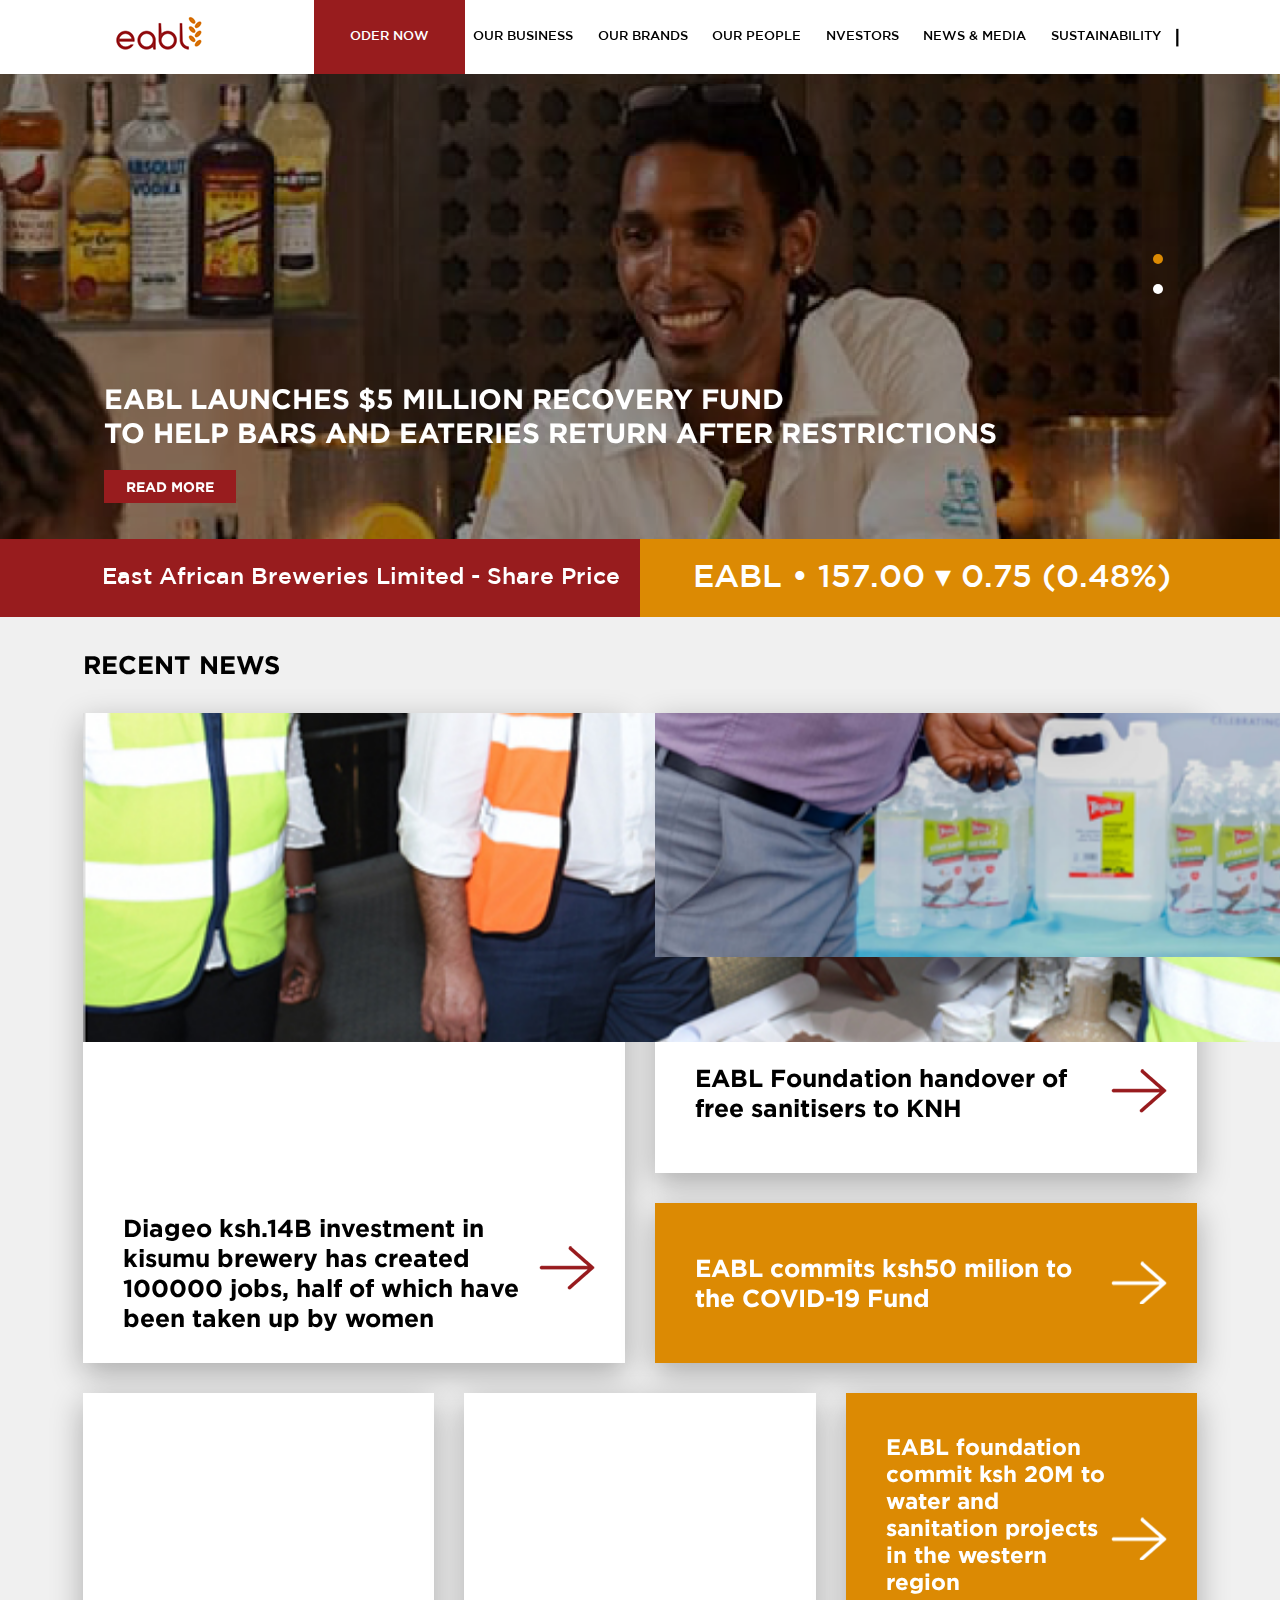
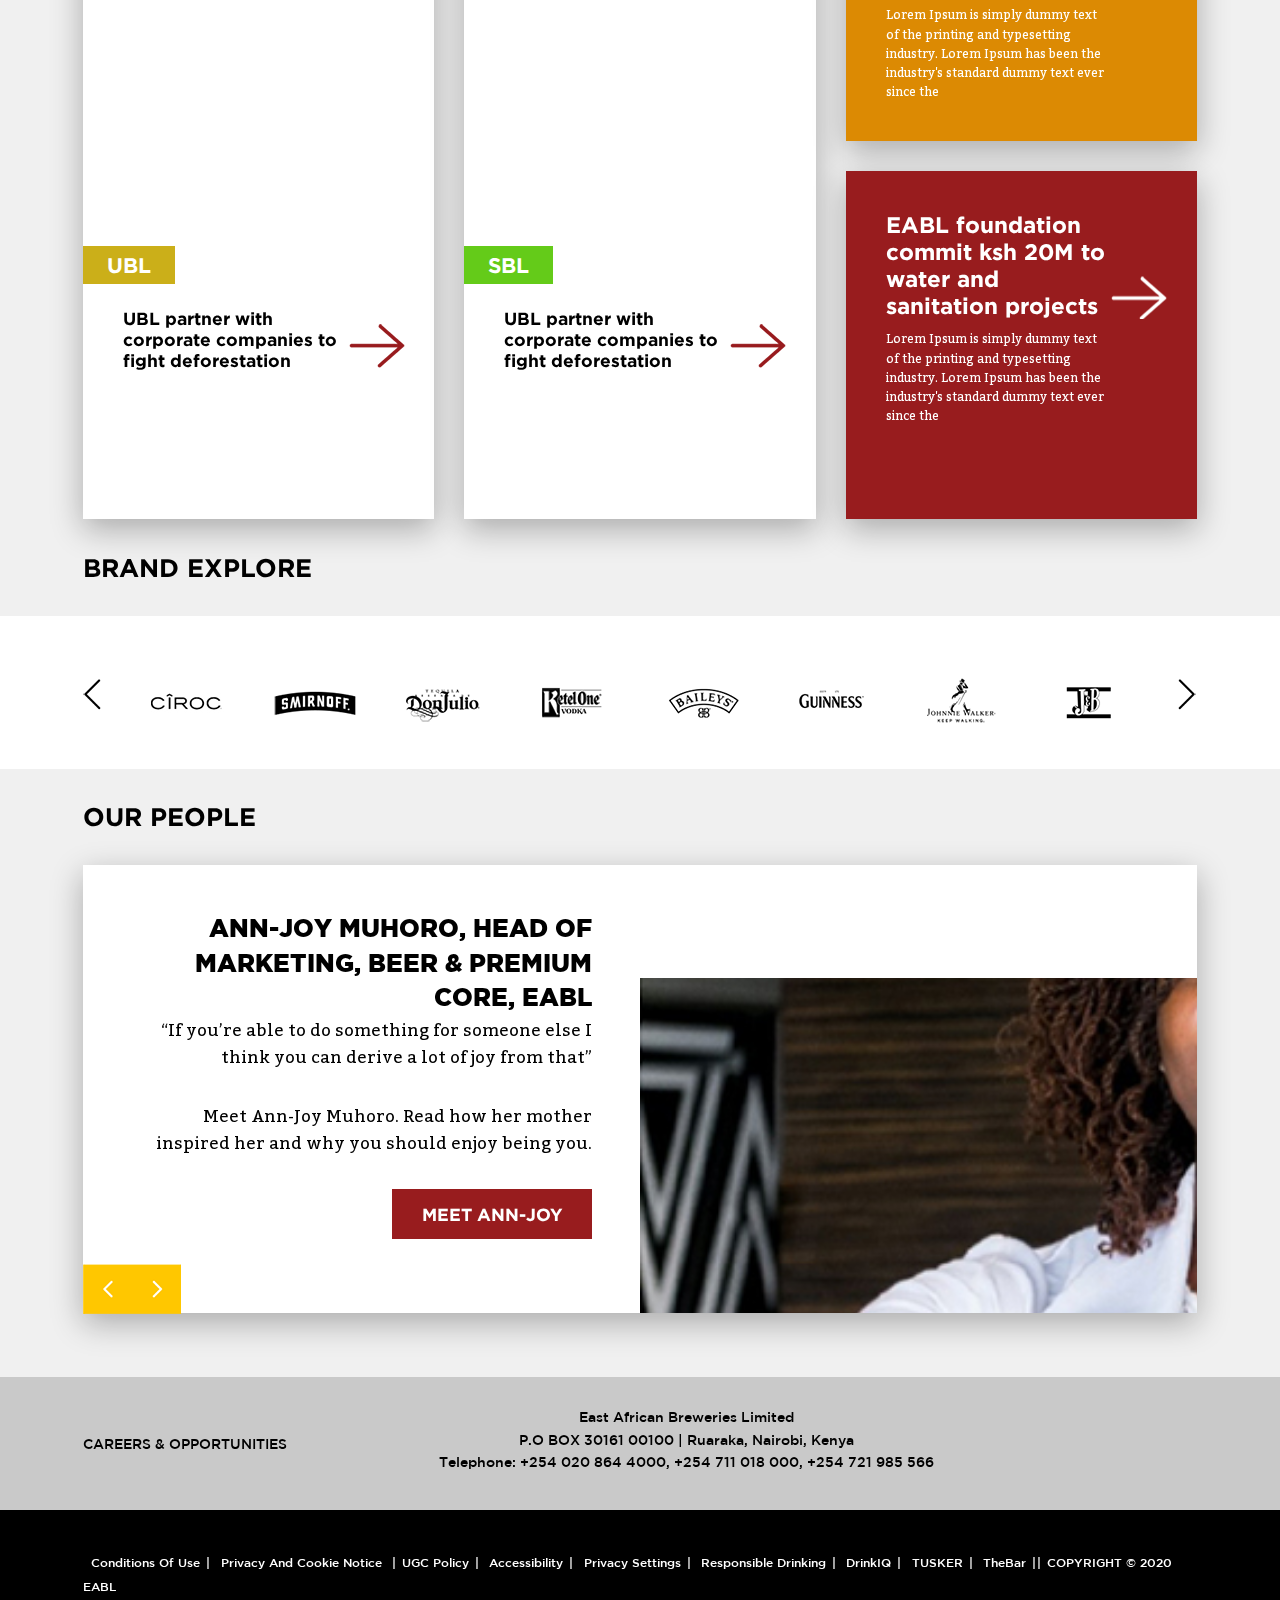
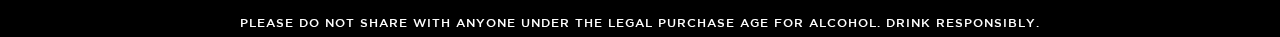
<file: index.html>
<!doctype html>
<html class="no-js" lang="en">
  <head>
    <meta charset="utf-8" />
    <meta http-equiv="x-ua-compatible" content="ie=edge">
    <meta name="viewport" content="width=device-width, initial-scale=1.0">
    <title>Foundation for Sites</title>
    <link rel="stylesheet" href="assets/css/foundation.min.css">
    <link rel="stylesheet" href="assets/css/motion-ui.min.css">
    <link rel="stylesheet" href="assets/css/foundation-prototype.css">
    <link rel="stylesheet" href="assets/css/owl.carousel.css">
    <link rel="stylesheet" href="assets/css/animate.css">
    <link rel="stylesheet" href="assets/css/app.css">
  </head>
<body>
<div class="off-canvas-wrapper">
  <!---- mobile start nav-->
    <div class="off-canvas position-left" id="offCanvas" data-off-canvas>
      <nav>
        <a href="index.html" class="active">
          oder now
        </a>
        <a href="#">
          OUR BUSINESS
        </a>
        <a href="#">
          OUR BRANDS
        </a>
        <a href="#">
          OUR PEOPLE
        </a>
        <a href="#">
          NVESTORS
        </a>
        <a href="#">
          NEWS & MEDIA
        </a>
        <a href="#">
          SUSTAINABILITY
        </a>
      </nav>
    </div>
    <!---- mobile end nav-->
<div class="off-canvas-content"  data-off-canvas-content>
<!----- header Desktop  start-->
<header class="hide-for-small-only"> 
<div class="grid-x">
  <div class="large-3 medium-3 cell">
    <div class="logo">
      <img  src="./assets/img/logo.png">
    </div>
  </div>
  <div class="large-8  medium-8 cell">
    <nav>
      <a href="index.html" class="active">
        oder now
      </a>
      <a href="Our-business.html">
        OUR BUSINESS
      </a>
      <a href="Our-Brands.html">
        OUR BRANDS
      </a>
      <a href="Our-People.html">
        OUR PEOPLE
      </a>
      <a href="Investor.html">
        NVESTORS
      </a>
      <a href="News-&-Media.html">
        NEWS & MEDIA
      </a>
      <a href="Sustainability.html">
        SUSTAINABILITY
      </a>
    </nav>
  </div>
  <div class="large-1 medium-1 cell">
    <button type="button" class="button search_icon" data-open="formsearch">
      <i class="fa fa-search" aria-hidden="true"></i>
    </button> <!-- mobile menu icon -->
  </div>
</div>
</header><!-----/header Desktop  end-->

<!----- header Mobile  start--> 
<header class="show-for-small-only">
  <div class="grid-x">
    <div class="small-2 cell">
      <button type="button" class="button" data-toggle="offCanvas">
        <i class="fa fa-bars" aria-hidden="true"></i>
      </button> <!-- mobile menu icon -->
    </div>
    <div class="small-8 cell">
      <div class="logo">
        <img  src="./assets/img/logo.png">
      </div>
    </div><!-- logo -->
    <div class="small-2 cell" data-open="formsearch">
      <button type="button" class="button searchmobi">
        <i class="fa fa-search" aria-hidden="true"></i>
      </button> <!-- mobile menu icon -->
    </div><!-- search icon -->
  </div>
  </header><!-----/header Mobile  end -->

<!-----Banner  start-->
<div class="owl-carousel owl-theme banner">
    <figure class="jarallax">
      <div class="overlay"></div>
      <img src="assets/img/banner.png" class="jarallax-img">
      <figcaption>
        <h1>EABL launches $5 million recovery fund <br> to help bars and eateries return after restrictions</h1>
      <a href="News-&-Media-Child-Item.html" class="button">read more</a>
      </figcaption>
    </figure>
    <figure class="jarallax">
      <div class="overlay"></div>
      <img src="assets/img/banner.png" class="jarallax-img">
      <figcaption>
        <h1>EABL launches $5 million recovery fund <br> to help bars and eateries return after restrictions</h1>
        <a href="News-&-Media-Child-Item.html" class="button">read more</a>
      </figcaption>
    </figure>
</div>
<!-----/Banner end -->
<!----- stock  start-->
<div class="stock-wrapper">
<div class="grid-x  grid-container-full">
<div class="large-6 small-12 medium-2 cell">
  <h1>East African Breweries Limited - Share Price </h1>
</div>
<div class="large-6 small-12 medium-2 cell">
<div class="owl-carousel owl-theme">
  <h1>EABL • 157.00 ▾ 0.75 (0.48%)</h1>
  <h1>EABL • 157.00 ▾ 0.70 (0.40%)</h1>
</div>
</div>
</div>
</div>
<!-----/stock  end-->

<!----- News  start-->

<div class="grid-container">
  <div class="grid-x grid-padding-x">
    <div class="large-12 small-12 medium-2 cell">
      <h1 class="subheader">RECENT NEWS</h1>
    </div>
    </div><!----- grid-x -->
    <div class="grid-x grid-padding-x home-panel01" data-equalizer="equal-height01">
    <div class="large-6 small-12 medium-6 cell" data-equalizer-watch="equal-height01">
      <div class="panel" data-equalizer-watch="equal-height01">
        <div class="jarallax">
          <img  src="assets/img/news01.png" class="jarallax-img">
        </div>
        <a href="News-&-Media-Child-Item.html">Diageo ksh.14B investment in kisumu brewery has created 100000 jobs, half of which have been taken up by women
        </a>
      </div>
    </div>
    <div class="large-6 small-12 medium-6 cell" data-equalize-on-stack="true" data-equalizer-watch="equal-height01" data-equalizer="equal-height02">
      <div class="panel panel-image">
        <div class="jarallax">
          <img  src="assets/img/news020.png" class="jarallax-img">
        </div>
        <a data-equalizer-watch="equal-height02" href="News-&-Media-Child-Item.html">EABL Foundation handover of free sanitisers to KNH</a>
      </div>
      <div class="panel panel-yellow" data-equalizer-watch="equal-height02">
        <a href="News-&-Media-Child-Item.html">EABL commits ksh50 milion to the COVID-19 Fund</a>
      </div>
    </div>
    </div><!----- grid-x -->

  <div class="grid-x grid-padding-x panel-wrapper home-panels02" data-equalizer="foo">
      <div class="large-4 small-12 medium-4 cell">
        <div class="panel" data-equalizer-watch="foo">
          <div class="jarallax">
            <img  src="assets/img/brand002.png" class="jarallax-img">
            <span>UBL</span>
          </div>
          <a href="News-&-Media-Child-Item.html">UBL partner with corporate companies to fight deforestation</a>
        </div>
      </div>
      <div class="large-4 small-12 medium-4 cell">
        <div class="panel" data-equalizer-watch="foo">
          <div class="jarallax">
            <img  src="assets/img/brand001.png" class="jarallax-img">
            <span>sbl</span>
          </div>
          <a href="News-&-Media-Child-Item.html">UBL partner with corporate companies to fight deforestation</a>
        </div>
      </div>
      <div class="large-4 small-12 medium-4 cell"data-equalizer-watch="foo">
        <div data-equalize-on-stack="true" 	 data-equalizer-watch="foo" data-equalizer="bar">
        <div class="panel panel-yellow" data-equalizer-watch="bar">
          <a href="News-&-Media-Child-Item.html">
            EABL foundation commit ksh 20M to water and sanitation projects in the western region
                      <p>
            Lorem Ipsum is simply dummy text of the printing and typesetting industry. Lorem Ipsum has been the industry's standard dummy text ever since the
          </p>
          
        </a>
        </div>
        <div class="panel panel-brown" data-equalizer-watch="bar">
          <a href="News-&-Media-Child-Item.html">
            EABL foundation commit ksh 20M to water and sanitation projects
                      <p>
            Lorem Ipsum is simply dummy text of the printing and typesetting industry. Lorem Ipsum has been the industry's standard dummy text ever since the 
          </p>
 
        </a>
        </div>
      </div>
      </div>

  </div><!----- grid-x -->
</div><!----- grid-container -->
<!----- /News  end-->

<!----- /BRAND EXPLORE -->
<div class="grid-container">
<div class="grid-x grid-padding-x">
  <div class="large-12 small-12 medium-2 cell">
    <h1 class="subheader">BRAND EXPLORE</h1>
  </div>
  </div>
</div>

<!-----thumbnail carousel -->
<div class="thumbnailcarousel">
  <div class="grid-container">
    <div class="owl-carousel owl-theme">
      <a href="#"><img src="assets/img/explore01.png"></a>
       <a href="#"><img src="assets/img/explore02.png"></a>
       <a href="#"><img src="assets/img/explore03.png"></a>
       <a href="#"><img src="assets/img/explore04.png"></a>
       <a href="#"><img src="assets/img/explore05.png"></a>
       <a href="#"><img src="assets/img/explore06.png"></a>
       <a href="#"><img src="assets/img/explore07.png"></a>
       <a href="#"><img src="assets/img/explore08.png"></a>
       <a href="#"><img src="assets/img/explore01.png"></a>
       <a href="#"><img src="assets/img/explore02.png"></a>
       <a href="#"><img src="assets/img/explore03.png"></a>
       <a href="#"><img src="assets/img/explore04.png"></a>
       <a href="#"><img src="assets/img/explore05.png"></a>
       
    </div>
  </div>
</div><!-----/thumbnail carousel -->

<!----- /BRAND EXPLORE -->


<!-----people carousel -->
<div class="grid-container">
  <div class="grid-x grid-padding-x">
    <div class="large-12 small-12 medium-2 cell">
      <h1 class="subheader">OUR PEOPLE</h1>
    </div>
    </div>

    <div class="owl-carousel owl-theme carousel-people">
      <div class="panel active">
        <div class="grid-x">
          <div class="large-6 small-12 medium-6 large-order-1 medium-order-1 small-order-2  cell">
            <div class="bodytextwrapper">
              <h1 class="subheader">Ann-Joy Muhoro, Head of Marketing, Beer & Premium Core, EABL</h1>
              <p>
                “If you’re able to do something for someone else I think you can derive a lot of joy from that”
              </p>
              
              <p>
                Meet Ann-Joy Muhoro. Read how her mother inspired her and why you should enjoy being you.          </p>
              <a href="Ann-Joy-Muhoro.html" class="button">MEET ANN-JOY</a>
            </div>
            </div>
            
          <div class="large-6 small-12 medium-6 large-order-2 medium-order-2 small-order-1 cell">
            <div class="jarallax">
              <img src="assets/img/anne.png" class="jarallax-img">
            </div>
          </div>
      </div>
      </div><!-----/panel  active-->
      <div class="panel">
        <div class="grid-x">
          <div class="large-6 small-12 medium-6 large-order-1 medium-order-1 small-order-2  cell">
            <div class="bodytextwrapper">
              <h1 class="subheader">Ann-Joy Muhoro, Head of Marketing, Beer & Premium Core, EABL</h1>
              <p>
                “If you’re able to do something for someone else I think you can derive a lot of joy from that”
              </p>
              <p>
                Meet Ann-Joy Muhoro. Read how her mother inspired her and why you should enjoy being you.          </p>
              <a href="Ann-Joy-Muhoro.html" class="button">MEET ANN-JOY</a>
            </div>
            </div>
            
          <div class="large-6 small-12 medium-6 large-order-2 medium-order-2 small-order-1 cell">
            <div class="jarallax">
              <img src="assets/img/anne.png" class="jarallax-img">
            </div>
          </div>
      </div>
      </div><!-----/panel  -->
    </div><!-----/owl-carousel owl-theme carousel-people-->
</div><!-----/grid-container -->
<!-----/people carousel  end-->


<footer class="top">
  <div class="grid-x  grid-container">
    <div class="large-3 small-12 medium-3 cell">
      <a href="index.html" class="active">CAREERS & OPPORTUNITIES</a>
    </div>
    <div class="large-7 small-12 medium-7 cell">
      <p>
        East African Breweries Limited <br> P.O BOX 30161 00100  |  Ruaraka, Nairobi, Kenya <br> Telephone: +254 020 864 4000, +254 711 018 000, +254 721 985 566
      </p>
    </div>
    <div class="large-2 small-12 medium-2 cell">
<div class="social">
  <a target="_blank" href="#" class="color-white">
    <i class="fa fa-facebook" aria-hidden="true"></i>
  </a>
  <a target="_blank" href="#" class="color-white">
    <i class="fa fa-instagram" aria-hidden="true"></i>
</a>
<a target="_blank" href="#" class="color-white">
  <i class="fa fa-twitter" aria-hidden="true"></i>
</a>
<a target="_blank" href="#" class="color-white">
<i class="fa fa-youtube-play" aria-hidden="true"></i>
</a>
</div>
    </div>
  </div>
  </footer><!-----/footer -->

  <footer class="bottom">
    <div class="grid-x  grid-container">
      <div class="large-12 small-12 medium-12 cell">

        <a  href="#" target="_blank" title="">Conditions of Use</a>
        <a  href="#" target="_blank" title="">Privacy and Cookie Notice </a>
        <a  href="#" target="_blank" title="">UGC Policy</a>
        <a  href="#" target="_blank" title="">Accessibility</a>
        <a  href="#" target="_blank" title="">Privacy Settings</a>
        <a  href="#" target="_blank" title="">Responsible Drinking</a>
        <a  href="#" target="_blank" title="">DrinkIQ</a>
        <a  href="#" target="_blank" title="">TUSKER</a>
        <a  href="#" target="_blank" title="">TheBar</a>
        <a  href="#" target="_blank" title="">COPYRIGHT © 2020 EABL</a>
      
<p>
  Please do not share with anyone under the legal purchase age for alcohol. Drink Responsibly.
</p>
      </div>
    </div>
    </footer><!-----/footer -->

  </div><!-----/off-canvas  end-->
</div><!-----/off-canvas-wrapper end-->

<!-----/This Section Contain the search form pop up-->
<div class="reveal" id="formsearch" data-reveal data-close-on-click="true" data-animation-in="spin-in" data-animation-out="spin-out">
<h1 class="subheader">Looking for something?</h1>
 <p>Search and submit</p>     
<div class="grid-x">
 <div class="small-10 cell">
  <input type="text" aria-describedby="Type text">
  </div>
 <div class="small-2 cell">
  <input type="submit" class="button" aria-describedby="submit" value="Search">
</div>
 </div>
 </div>
<!-----/This Section Contain the search form pop up-->

    <script src="assets/js/jquery.js"></script>
    <script src="assets/js/foundation.min.js"></script>
    <script src="assets/js/motion-ui.min.js"></script>
    <script src="assets/js/fontawesome.js"></script>
    <script src="assets/js/ofi.min.js"></script>
    <script src="assets/js/jarallax.js"></script>
    <script src="assets/js/jarallax-video.js"></script>
    <script src="assets/js/owl.carousel.min.js"></script>
    <script src="assets/js/scrollreveal.min.js"></script>
    <script src="assets/js/app.js"></script>
</body>
</html>
</file>
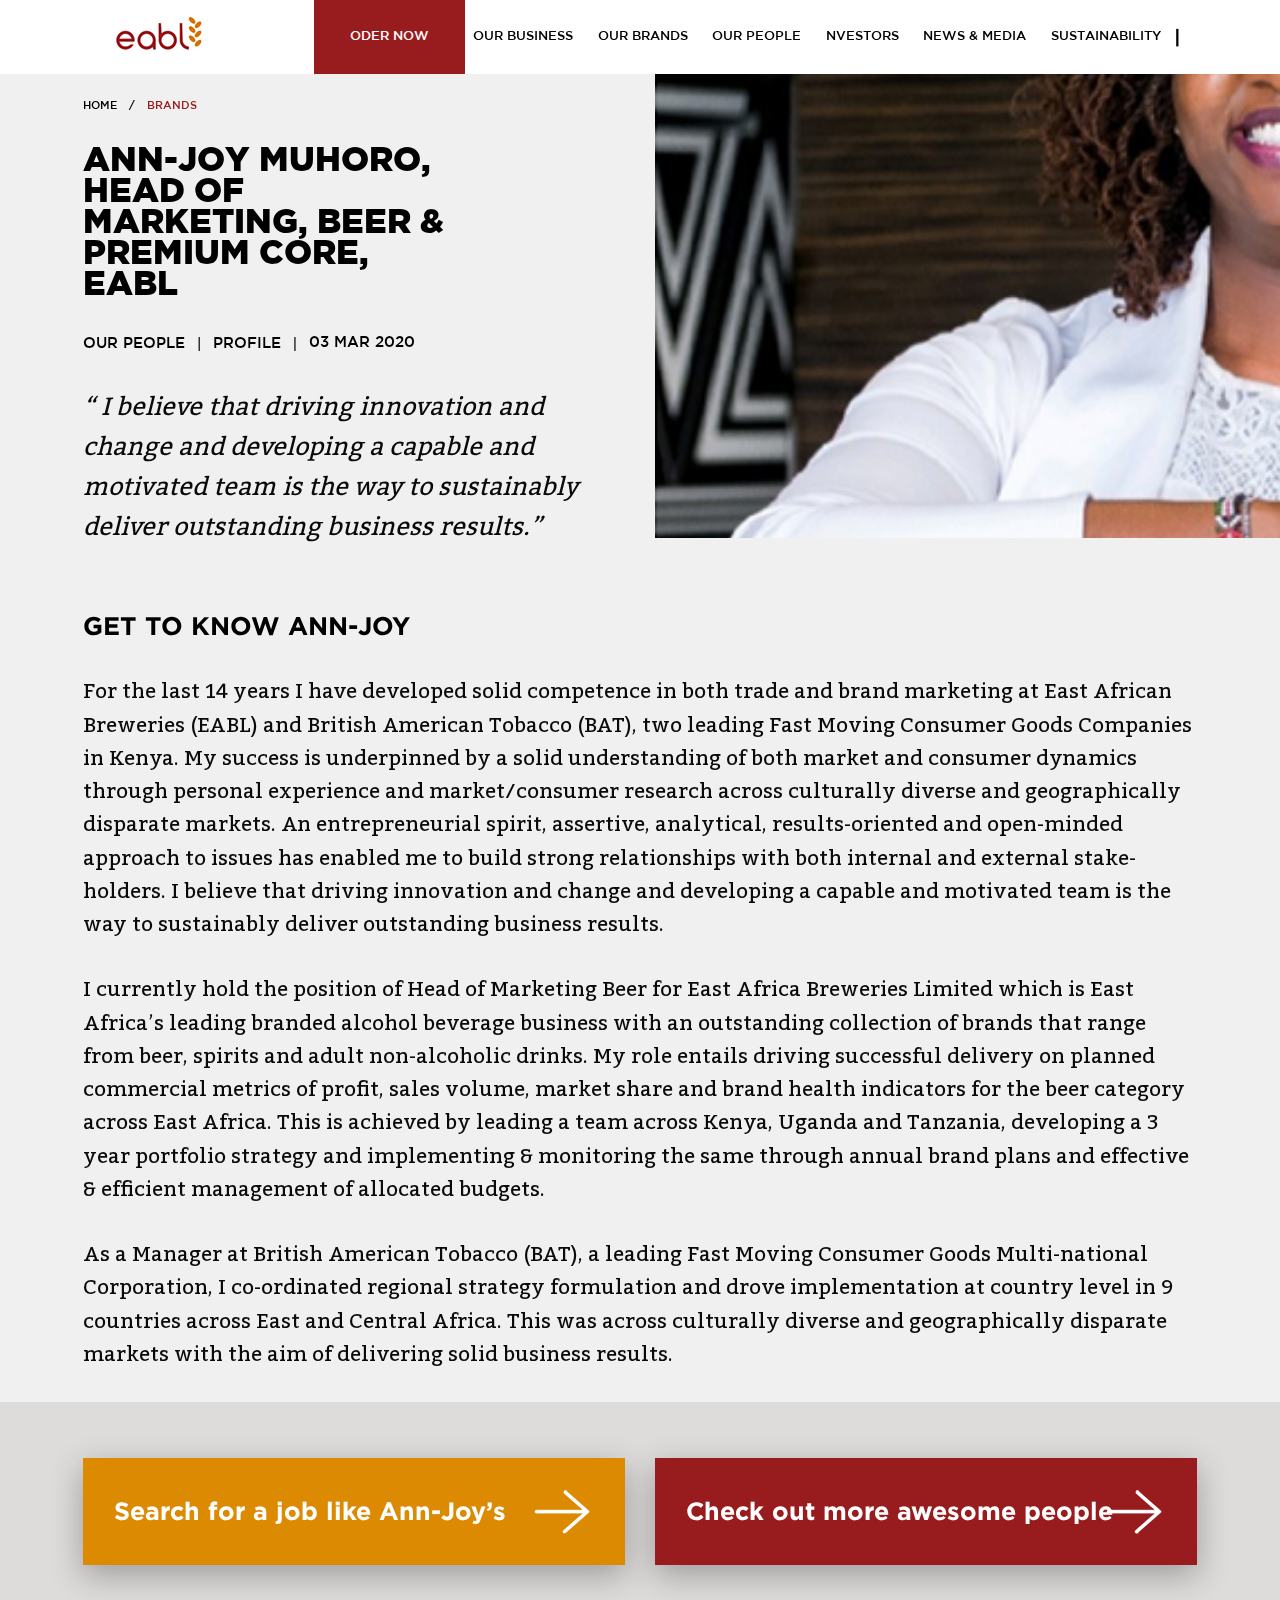
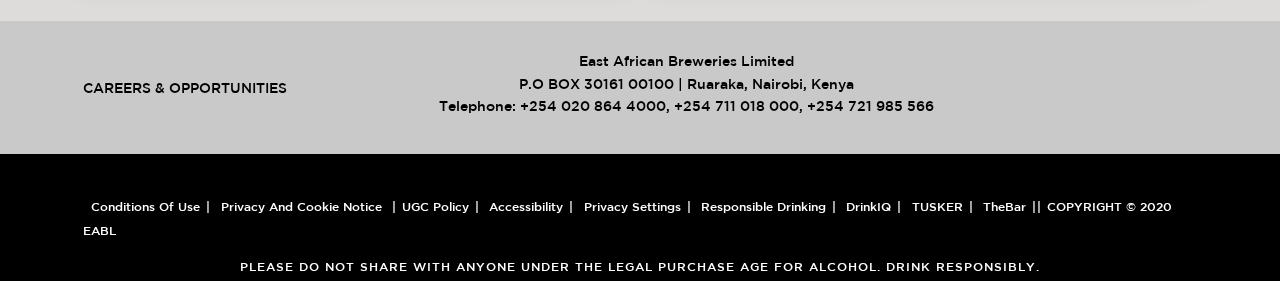
<file: Ann-Joy-Muhoro - Copy.html>
<!doctype html>
<html class="no-js" lang="en">
  <head>
    <meta charset="utf-8" />
    <meta http-equiv="x-ua-compatible" content="ie=edge">
    <meta name="viewport" content="width=device-width, initial-scale=1.0">
    <title>Our Brands</title>
    <link rel="stylesheet" href="assets/css/foundation.min.css">
    <link rel="stylesheet" href="assets/css/motion-ui.min.css">
    <link rel="stylesheet" href="assets/css/foundation-prototype.css">
    <link rel="stylesheet" href="assets/css/owl.carousel.css">
    <link rel="stylesheet" href="assets/css/app.css">
  </head>
<body>
<div class="off-canvas-wrapper">
  <!---- mobile start nav-->
    <div class="off-canvas position-left" id="offCanvas" data-off-canvas>
      <nav>
        <a href="index.html" class="active">
          oder now
        </a>
        <a href="#">
          OUR BUSINESS
        </a>
        <a href="#">
          OUR BRANDS
        </a>
        <a href="#">
          OUR PEOPLE
        </a>
        <a href="#">
          NVESTORS
        </a>
        <a href="#">
          NEWS & MEDIA
        </a>
        <a href="#">
          SUSTAINABILITY
        </a>
      </nav>
    </div>
    <!---- mobile end nav-->
<div class="off-canvas-content"  data-off-canvas-content>
<!----- header Desktop  start-->
<header class="hide-for-small-only"> 
<div class="grid-x">
  <div class="large-3 medium-3 cell">
    <div class="logo">
      <img  src="./assets/img/logo.png">
    </div>
  </div>
  <div class="large-8  medium-8 cell">
    <nav>
      <a href="index.html" class="active">
        oder now
      </a>
      <a href="#">
        OUR BUSINESS
      </a>
      <a href="#">
        OUR BRANDS
      </a>
      <a href="#">
        OUR PEOPLE
      </a>
      <a href="#">
        NVESTORS
      </a>
      <a href="#">
        NEWS & MEDIA
      </a>
      <a href="#">
        SUSTAINABILITY
      </a>
    </nav>
  </div>
  <div class="large-1 medium-1 cell">
    <button type="button" class="button search_icon" data-open="formsearch">
      <i class="fa fa-search" aria-hidden="true"></i>
    </button> <!-- mobile menu icon -->
  </div>
</div>
<div class="grid-container">

</div>
</header><!-----/header Desktop  end-->

<!----- header Mobile  start--> 
<header class="show-for-small-only">
  <div class="grid-x">
    <div class="small-2 cell">
      <button type="button" class="button" data-toggle="offCanvas">
        <i class="fa fa-bars" aria-hidden="true"></i>
      </button> <!-- mobile menu icon -->
    </div>
    <div class="small-8 cell">
      <div class="logo">
        <img  src="./assets/img/logo.png">
      </div>
    </div><!-- logo -->
    <div class="small-2 cell" data-open="formsearch">
      <button type="button" class="button searchmobi">
        <i class="fa fa-search" aria-hidden="true"></i>
      </button> <!-- mobile menu icon -->
    </div><!-- search icon -->
  </div>
</header><!-----/header Mobile  end -->

<div class="grid-container bodytext-wrapper-inner">

<div class="grid-x grid-padding-x">
  <div class="large-6 small-12 medium-6 cell">
    <ul class="breadcrumbs breadcrumbs-2">
      <li><a href="#">Home</a></li>
      <li>
        <span class="show-for-sr">Current: </span> Brands
      </li>
      </ul>
<h1 class="profile-title">
  Ann-Joy Muhoro,
Head of Marketing,
Beer & Premium Core, EABL
</h1>
      <div class="breadcrumbs breadcrumbs-3">
          <ul>
            <li><a href="#">Our people</a></li>
            <li><a href="#"> PROFILE</a></li>
            <li><a href="#">03 MAR 2020</a></li>
          </ul>
        </div>



<div class="quote">
<p>        
  “ I believe that driving innovation and change and developing a capable and motivated team is the way to sustainably deliver outstanding business results.”
</p>
</div>
</ul>
  </div>
  <div class="large-6 small-12 medium-6 profile-our-people cell">
<div class="jarallax">
  <img src="assets/img/anne.png" class="jarallax-img">
</div>
  </div>
</div>
  
<h1 class="subheader">Get to know ANN-JOY</h1>
<p>
For the last 14 years I have developed solid competence in both trade and brand marketing at East African Breweries (EABL) and British American Tobacco (BAT), two leading Fast Moving Consumer Goods Companies in Kenya. My success is underpinned by a solid understanding of both market and consumer dynamics through personal experience and market/consumer research across culturally diverse and geographically disparate markets. An entrepreneurial spirit, assertive, analytical, results-oriented and open-minded approach to issues has enabled me to build strong relationships with both internal and external stake-holders. I believe that driving innovation and change and developing a capable and motivated team is the way to sustainably deliver outstanding business results.
</p>
<p>
I currently hold the position of Head of Marketing Beer for East Africa Breweries Limited which is East Africa’s leading branded alcohol beverage business with an outstanding collection of brands that range from beer, spirits and adult non-alcoholic drinks. My role entails driving successful delivery on planned commercial metrics of profit, sales volume, market share and brand health indicators for the beer category across East Africa. This is achieved by leading a team across Kenya, Uganda and Tanzania, developing a 3 year portfolio strategy and implementing & monitoring the same through annual brand plans and effective & efficient management of allocated budgets.
</p>
<p>
As a Manager at British American Tobacco (BAT), a leading Fast Moving Consumer Goods Multi-national Corporation, I co-ordinated regional strategy formulation and drove implementation at country level in 9 countries across East and Central Africa. This was across culturally diverse and geographically disparate markets with the aim of delivering solid business results.
</p>
</div>




<div class="button-wrapper">
  <div class="grid-container">
    <DIV class="grid-x grid-padding-x inline-buttons">
      <div class="large-6 small-12 medium-6 cell">
        <a href="#" class="button full-button-width">Search for a job like Ann-Joy’s</a>
      </div>
      <div class="large-6 small-12 medium-6 cell">
        <a href="Our-Brands.html" class="button full-button-width">Check out more awesome people</a>
      </div>
    </DIV>
  </div>
</div>






<footer class="top">
  <div class="grid-x  grid-container">
    <div class="large-3 small-12 medium-3 cell">
      <a href="index.html" class="active">CAREERS & OPPORTUNITIES</a>
    </div>
    <div class="large-7 small-12 medium-7 cell">
      <p>
        East African Breweries Limited <br> P.O BOX 30161 00100  |  Ruaraka, Nairobi, Kenya <br> Telephone: +254 020 864 4000, +254 711 018 000, +254 721 985 566
      </p>
    </div>
    <div class="large-2 small-12 medium-2 cell">
<div class="social">
  <a target="_blank" href="#" class="color-white">
    <i class="fa fa-facebook" aria-hidden="true"></i>
  </a>
  <a target="_blank" href="#" class="color-white">
    <i class="fa fa-instagram" aria-hidden="true"></i>
</a>
<a target="_blank" href="#" class="color-white">
  <i class="fa fa-twitter" aria-hidden="true"></i>
</a>
<a target="_blank" href="#" class="color-white">
<i class="fa fa-youtube-play" aria-hidden="true"></i>
</a>
</div>
    </div>
  </div>
  </footer><!-----/footer -->

  <footer class="bottom">
    <div class="grid-x  grid-container">
      <div class="large-12 small-12 medium-12 cell">

        <a  href="#" target="_blank" title="">Conditions of Use</a>
        <a  href="#" target="_blank" title="">Privacy and Cookie Notice </a>
        <a  href="#" target="_blank" title="">UGC Policy</a>
        <a  href="#" target="_blank" title="">Accessibility</a>
        <a  href="#" target="_blank" title="">Privacy Settings</a>
        <a  href="#" target="_blank" title="">Responsible Drinking</a>
        <a  href="#" target="_blank" title="">DrinkIQ</a>
        <a  href="#" target="_blank" title="">TUSKER</a>
        <a  href="#" target="_blank" title="">TheBar</a>
        <a  href="#" target="_blank" title="">COPYRIGHT © 2020 EABL</a>
      
<p>
  Please do not share with anyone under the legal purchase age for alcohol. Drink Responsibly.
</p>
      </div>
    </div>
    </footer><!-----/footer -->

  </div><!-----/off-canvas  end-->
</div><!-----/off-canvas-wrapper end-->

<!-----/This Section Contain the search form pop up-->
<div class="reveal" id="formsearch" data-reveal data-close-on-click="true" data-animation-in="spin-in" data-animation-out="spin-out">
<h1 class="subheader">Looking for something?</h1>
 <p>Search and submit</p>     
<div class="grid-x">
 <div class="small-10 cell">
  <input type="text" aria-describedby="Type text">
  </div>
 <div class="small-2 cell">
  <input type="submit" class="button" aria-describedby="submit" value="Search">
</div>
 </div>
 </div>
<!-----/This Section Contain the search form pop up-->

    <script src="assets/js/jquery.js"></script>
    <script src="assets/js/foundation.min.js"></script>
    <script src="assets/js/motion-ui.min.js"></script>
    <script src="assets/js/fontawesome.js"></script>
    <script src="assets/js/ofi.min.js"></script>
    <script src="assets/js/jarallax.js"></script>
    <script src="assets/js/jarallax-video.js"></script>
    <script src="assets/js/owl.carousel.min.js"></script>
    <script src="assets/js/app.js"></script>
</body>
</html>
</file>
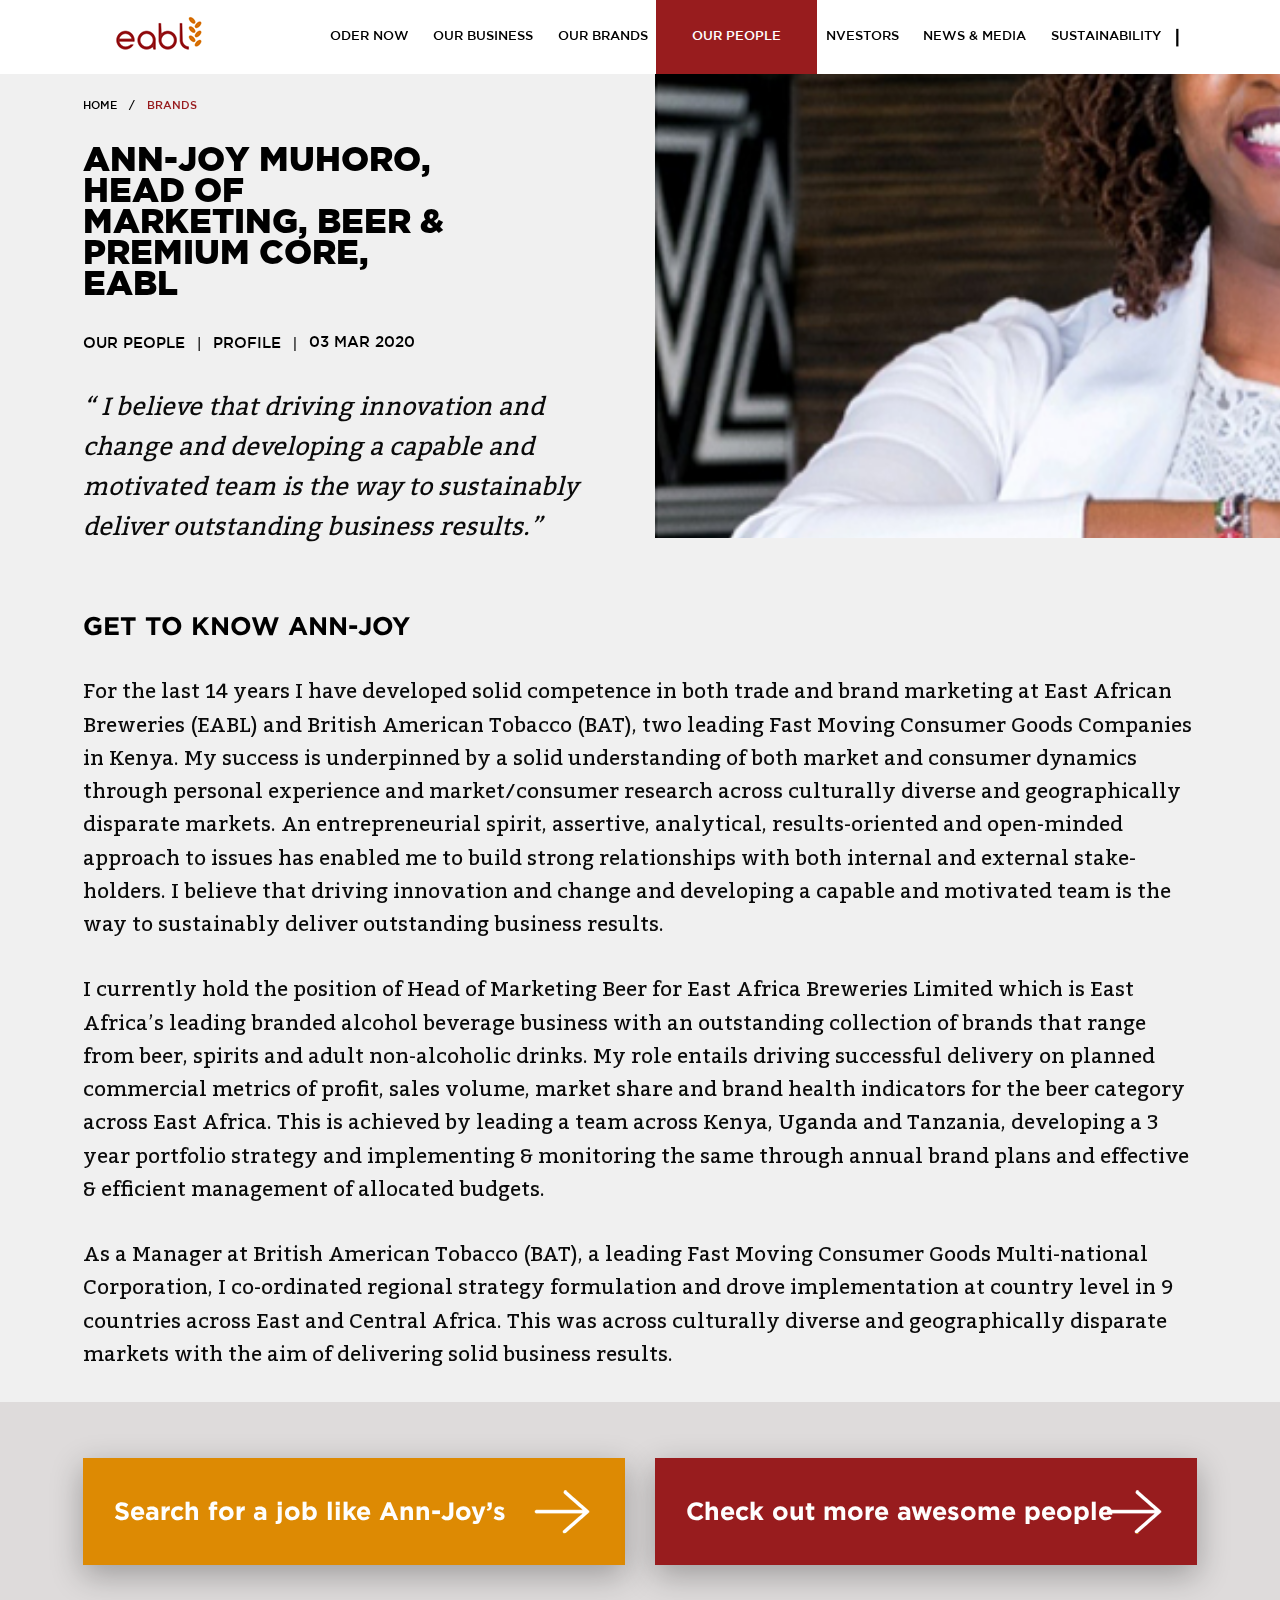
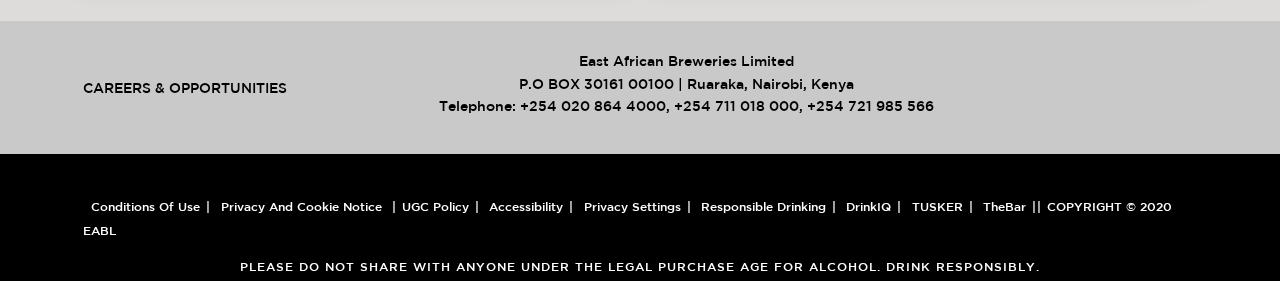
<file: Ann-Joy-Muhoro.html>
<!doctype html>
<html class="no-js" lang="en">
  <head>
    <meta charset="utf-8" />
    <meta http-equiv="x-ua-compatible" content="ie=edge">
    <meta name="viewport" content="width=device-width, initial-scale=1.0">
    <title>Our Brands</title>
    <link rel="stylesheet" href="assets/css/foundation.min.css">
    <link rel="stylesheet" href="assets/css/motion-ui.min.css">
    <link rel="stylesheet" href="assets/css/foundation-prototype.css">
    <link rel="stylesheet" href="assets/css/owl.carousel.css">
    <link rel="stylesheet" href="assets/css/app.css">
  </head>
<body>
<div class="off-canvas-wrapper">
  <!---- mobile start nav-->
    <div class="off-canvas position-left" id="offCanvas" data-off-canvas>
      <nav>
        <a href="index.html" class="active">
          oder now
        </a>
        <a href="#">
          OUR BUSINESS
        </a>
        <a href="#">
          OUR BRANDS
        </a>
        <a href="#">
          OUR PEOPLE
        </a>
        <a href="#">
          NVESTORS
        </a>
        <a href="#">
          NEWS & MEDIA
        </a>
        <a href="#">
          SUSTAINABILITY
        </a>
      </nav>
    </div>
    <!---- mobile end nav-->
<div class="off-canvas-content"  data-off-canvas-content>
<!----- header Desktop  start-->
<header class="hide-for-small-only"> 
<div class="grid-x">
  <div class="large-3 medium-3 cell">
    <div class="logo">
      <img  src="./assets/img/logo.png">
    </div>
  </div>
  <div class="large-8  medium-8 cell">
    <nav>
      <a href="index.html">
        oder now
      </a>
      <a href="Our-business.html">
        OUR BUSINESS
      </a>
      <a href="Our-Brands.html">
        OUR BRANDS
      </a>
      <a href="Our-People.html" class="active">
        OUR PEOPLE
      </a>
      <a href="Investor.html">
        NVESTORS
      </a>
      <a href="News-&-Media.html">
        NEWS & MEDIA
      </a>
      <a href="Sustainability.html">
        SUSTAINABILITY
      </a>
    </nav>
  </div>
  <div class="large-1 medium-1 cell">
    <button type="button" class="button search_icon" data-open="formsearch">
      <i class="fa fa-search" aria-hidden="true"></i>
    </button> <!-- mobile menu icon -->
  </div>
</div>
<div class="grid-container">

</div>
</header><!-----/header Desktop  end-->

<!----- header Mobile  start--> 
<header class="show-for-small-only">
  <div class="grid-x">
    <div class="small-2 cell">
      <button type="button" class="button" data-toggle="offCanvas">
        <i class="fa fa-bars" aria-hidden="true"></i>
      </button> <!-- mobile menu icon -->
    </div>
    <div class="small-8 cell">
      <div class="logo">
        <img  src="./assets/img/logo.png">
      </div>
    </div><!-- logo -->
    <div class="small-2 cell" data-open="formsearch">
      <button type="button" class="button searchmobi">
        <i class="fa fa-search" aria-hidden="true"></i>
      </button> <!-- mobile menu icon -->
    </div><!-- search icon -->
  </div>
</header><!-----/header Mobile  end -->

<div class="grid-container bodytext-wrapper-inner">

<div class="grid-x grid-padding-x">
  <div class="large-6 small-12 medium-6 cell">
    <ul class="breadcrumbs breadcrumbs-2">
      <li><a href="#">Home</a></li>
      <li>
        <span class="show-for-sr">Current: </span> Brands
      </li>
      </ul>
<h1 class="profile-title">
  Ann-Joy Muhoro,
Head of Marketing,
Beer & Premium Core, EABL
</h1>
      <div class="breadcrumbs breadcrumbs-3">
          <ul>
            <li><a href="#">Our people</a></li>
            <li><a href="#"> PROFILE</a></li>
            <li><a href="#">03 MAR 2020</a></li>
          </ul>
        </div>



<div class="quote">
<p>        
  “ I believe that driving innovation and change and developing a capable and motivated team is the way to sustainably deliver outstanding business results.”
</p>
</div>
</ul>
  </div>
  <div class="large-6 small-12 medium-6 profile-our-people cell">
<div class="jarallax">
  <img src="assets/img/anne.png" class="jarallax-img">
</div>
  </div>
</div>
  
<h1 class="subheader">Get to know ANN-JOY</h1>
<p>
For the last 14 years I have developed solid competence in both trade and brand marketing at East African Breweries (EABL) and British American Tobacco (BAT), two leading Fast Moving Consumer Goods Companies in Kenya. My success is underpinned by a solid understanding of both market and consumer dynamics through personal experience and market/consumer research across culturally diverse and geographically disparate markets. An entrepreneurial spirit, assertive, analytical, results-oriented and open-minded approach to issues has enabled me to build strong relationships with both internal and external stake-holders. I believe that driving innovation and change and developing a capable and motivated team is the way to sustainably deliver outstanding business results.
</p>
<p>
I currently hold the position of Head of Marketing Beer for East Africa Breweries Limited which is East Africa’s leading branded alcohol beverage business with an outstanding collection of brands that range from beer, spirits and adult non-alcoholic drinks. My role entails driving successful delivery on planned commercial metrics of profit, sales volume, market share and brand health indicators for the beer category across East Africa. This is achieved by leading a team across Kenya, Uganda and Tanzania, developing a 3 year portfolio strategy and implementing & monitoring the same through annual brand plans and effective & efficient management of allocated budgets.
</p>
<p>
As a Manager at British American Tobacco (BAT), a leading Fast Moving Consumer Goods Multi-national Corporation, I co-ordinated regional strategy formulation and drove implementation at country level in 9 countries across East and Central Africa. This was across culturally diverse and geographically disparate markets with the aim of delivering solid business results.
</p>
</div>




<div class="button-wrapper">
  <div class="grid-container">
    <DIV class="grid-x grid-padding-x inline-buttons">
      <div class="large-6 small-12 medium-6 cell">
        <a href="#" class="button full-button-width">Search for a job like Ann-Joy’s</a>
      </div>
      <div class="large-6 small-12 medium-6 cell">
        <a href="Our-Brands.html" class="button full-button-width">Check out more awesome people</a>
      </div>
    </DIV>
  </div>
</div>






<footer class="top">
  <div class="grid-x  grid-container">
    <div class="large-3 small-12 medium-3 cell">
      <a href="index.html" class="active">CAREERS & OPPORTUNITIES</a>
    </div>
    <div class="large-7 small-12 medium-7 cell">
      <p>
        East African Breweries Limited <br> P.O BOX 30161 00100  |  Ruaraka, Nairobi, Kenya <br> Telephone: +254 020 864 4000, +254 711 018 000, +254 721 985 566
      </p>
    </div>
    <div class="large-2 small-12 medium-2 cell">
<div class="social">
  <a target="_blank" href="#" class="color-white">
    <i class="fa fa-facebook" aria-hidden="true"></i>
  </a>
  <a target="_blank" href="#" class="color-white">
    <i class="fa fa-instagram" aria-hidden="true"></i>
</a>
<a target="_blank" href="#" class="color-white">
  <i class="fa fa-twitter" aria-hidden="true"></i>
</a>
<a target="_blank" href="#" class="color-white">
<i class="fa fa-youtube-play" aria-hidden="true"></i>
</a>
</div>
    </div>
  </div>
  </footer><!-----/footer -->

  <footer class="bottom">
    <div class="grid-x  grid-container">
      <div class="large-12 small-12 medium-12 cell">

        <a  href="#" target="_blank" title="">Conditions of Use</a>
        <a  href="#" target="_blank" title="">Privacy and Cookie Notice </a>
        <a  href="#" target="_blank" title="">UGC Policy</a>
        <a  href="#" target="_blank" title="">Accessibility</a>
        <a  href="#" target="_blank" title="">Privacy Settings</a>
        <a  href="#" target="_blank" title="">Responsible Drinking</a>
        <a  href="#" target="_blank" title="">DrinkIQ</a>
        <a  href="#" target="_blank" title="">TUSKER</a>
        <a  href="#" target="_blank" title="">TheBar</a>
        <a  href="#" target="_blank" title="">COPYRIGHT © 2020 EABL</a>
      
<p>
  Please do not share with anyone under the legal purchase age for alcohol. Drink Responsibly.
</p>
      </div>
    </div>
    </footer><!-----/footer -->

  </div><!-----/off-canvas  end-->
</div><!-----/off-canvas-wrapper end-->

<!-----/This Section Contain the search form pop up-->
<div class="reveal" id="formsearch" data-reveal data-close-on-click="true" data-animation-in="spin-in" data-animation-out="spin-out">
<h1 class="subheader">Looking for something?</h1>
 <p>Search and submit</p>     
<div class="grid-x">
 <div class="small-10 cell">
  <input type="text" aria-describedby="Type text">
  </div>
 <div class="small-2 cell">
  <input type="submit" class="button" aria-describedby="submit" value="Search">
</div>
 </div>
 </div>
<!-----/This Section Contain the search form pop up-->

    <script src="assets/js/jquery.js"></script>
    <script src="assets/js/foundation.min.js"></script>
    <script src="assets/js/motion-ui.min.js"></script>
    <script src="assets/js/fontawesome.js"></script>
    <script src="assets/js/ofi.min.js"></script>
    <script src="assets/js/jarallax.js"></script>
    <script src="assets/js/jarallax-video.js"></script>
    <script src="assets/js/owl.carousel.min.js"></script>
    <script src="assets/js/app.js"></script>
</body>
</html>
</file>
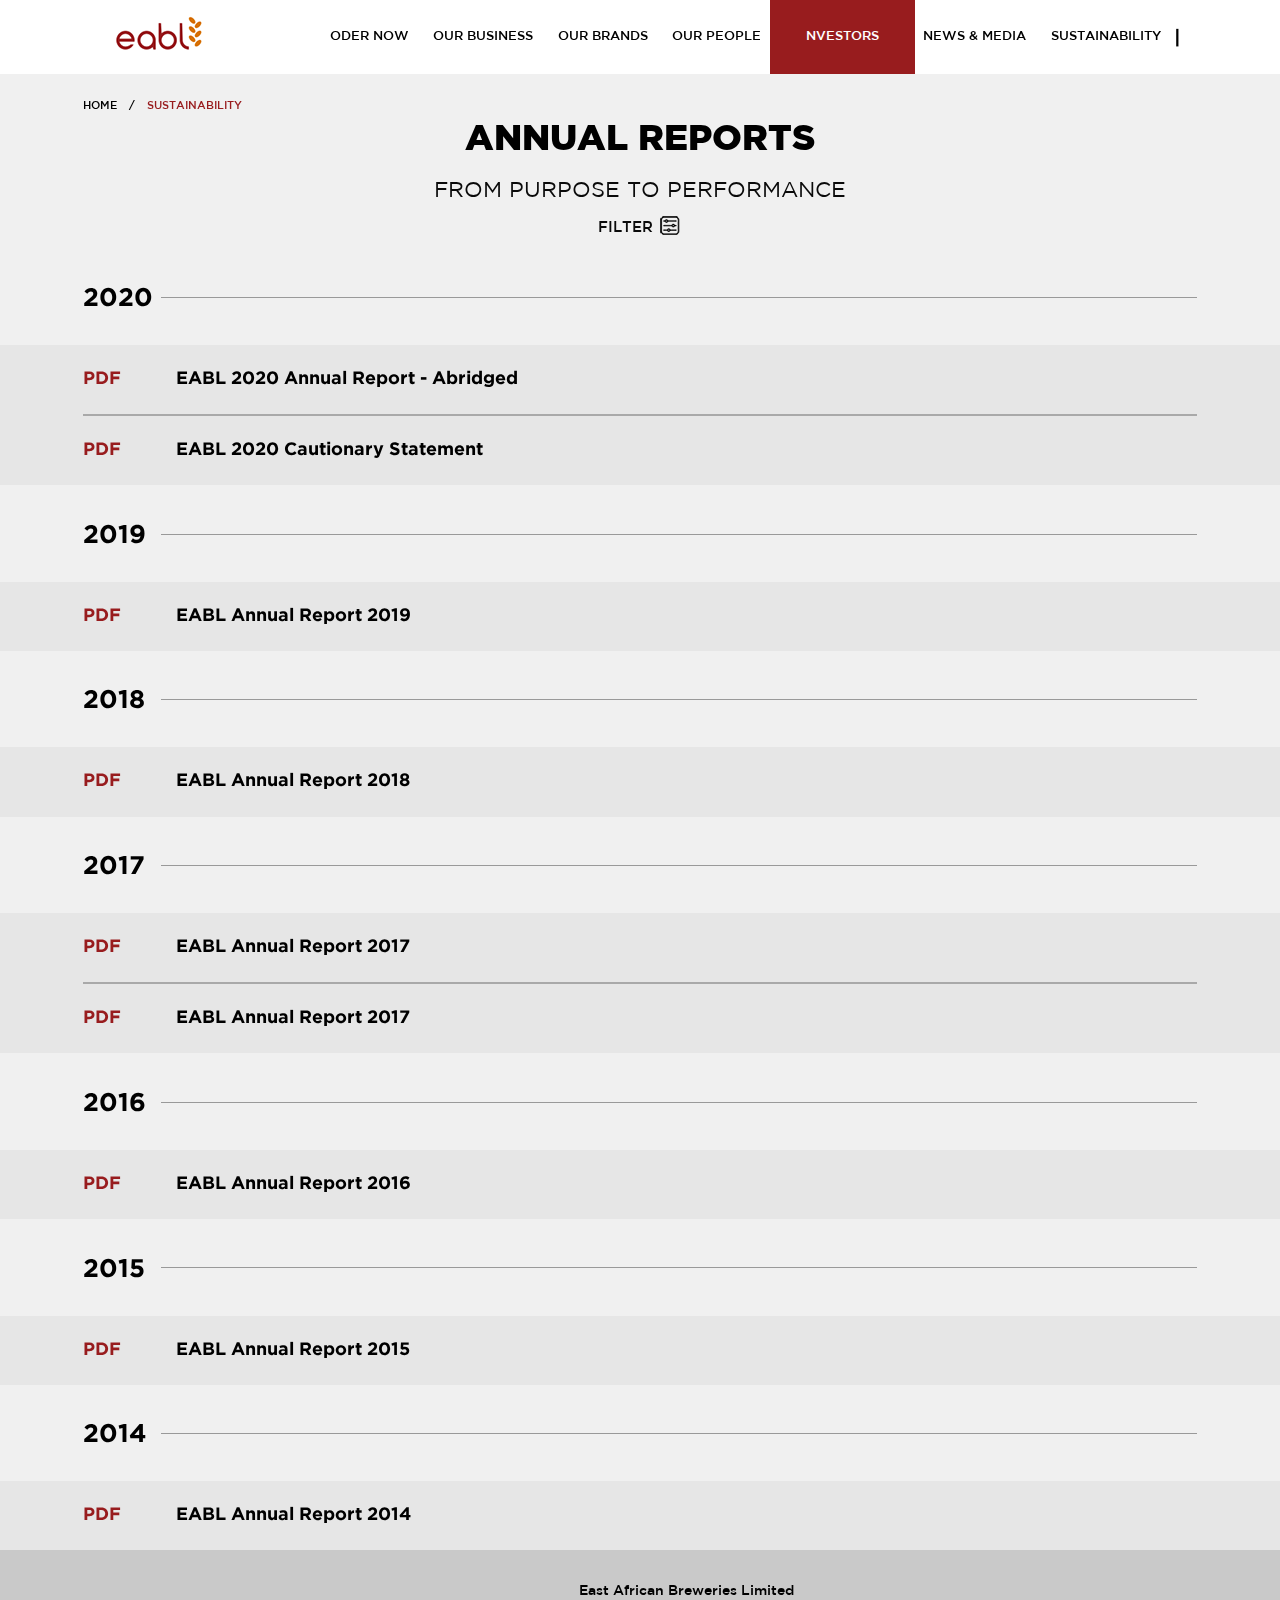
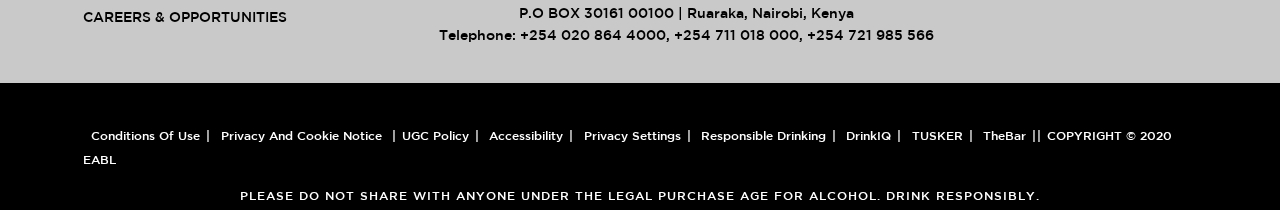
<file: Annual-Reports.html>
<!doctype html>
<html class="no-js" lang="en">
  <head>
    <meta charset="utf-8" />
    <meta http-equiv="x-ua-compatible" content="ie=edge">
    <meta name="viewport" content="width=device-width, initial-scale=1.0">
    <title>Our Brands</title>
    <link rel="stylesheet" href="assets/css/foundation.min.css">
    <link rel="stylesheet" href="assets/css/motion-ui.min.css">
    <link rel="stylesheet" href="assets/css/foundation-prototype.css">
    <link rel="stylesheet" href="assets/css/owl.carousel.css">
    <link rel="stylesheet" href="assets/css/app.css">
  </head>
<body>
<div class="off-canvas-wrapper">
  <!---- mobile start nav-->
    <div class="off-canvas position-left" id="offCanvas" data-off-canvas>
      <nav>
        <a href="index.html" class="active">
          oder now
        </a>
        <a href="#">
          OUR BUSINESS
        </a>
        <a href="#">
          OUR BRANDS
        </a>
        <a href="#">
          OUR PEOPLE
        </a>
        <a href="#">
          NVESTORS
        </a>
        <a href="#">
          NEWS & MEDIA
        </a>
        <a href="#">
          SUSTAINABILITY
        </a>
      </nav>
    </div>
    <!---- mobile end nav-->
<div class="off-canvas-content"  data-off-canvas-content>
<!----- header Desktop  start-->
<header class="hide-for-small-only"> 
<div class="grid-x">
  <div class="large-3 medium-3 cell">
    <div class="logo">
      <img  src="./assets/img/logo.png">
    </div>
  </div>
  <div class="large-8  medium-8 cell">
    <nav>
      <a href="index.html">
        oder now
      </a>
      <a href="Our-business.html">
        OUR BUSINESS
      </a>
      <a href="Our-Brands.html">
        OUR BRANDS
      </a>
      <a href="Our-People.html" >
        OUR PEOPLE
      </a>
      <a href="Investor.html" class="active">
        NVESTORS
      </a>
      <a href="News-&-Media.html">
        NEWS & MEDIA
      </a>
      <a href="Sustainability.html">
        SUSTAINABILITY
      </a>
    </nav>
  </div>
  <div class="large-1 medium-1 cell">
    <button type="button" class="button search_icon" data-open="formsearch">
      <i class="fa fa-search" aria-hidden="true"></i>
    </button> <!-- mobile menu icon -->
  </div>
</div>
</header><!-----/header Desktop  end-->

<!----- header Mobile  start--> 
<header class="show-for-small-only">
  <div class="grid-x">
    <div class="small-2 cell">
      <button type="button" class="button" data-toggle="offCanvas">
        <i class="fa fa-bars" aria-hidden="true"></i>
      </button> <!-- mobile menu icon -->
    </div>
    <div class="small-8 cell">
      <div class="logo">
        <img  src="./assets/img/logo.png">
      </div>
    </div><!-- logo -->
    <div class="small-2 cell" data-open="formsearch">
      <button type="button" class="button searchmobi">
        <i class="fa fa-search" aria-hidden="true"></i>
      </button> <!-- mobile menu icon -->
    </div><!-- search icon -->
  </div>
</header><!-----/header Mobile  end -->

<div class="grid-container bodytext-wrapper-inner">
<ul class="breadcrumbs breadcrumbs-2">
      <li><a href="#">Home</a></li>
      <li>
        <span class="show-for-sr">Current: </span>  SUSTAINABILITY
      </li>
</ul>
<div class="bodytext">
<h1 class="subheader">
  ANNUAL REPORTS
</h1>
<h2>From purpose to performance</h2>
<span>Filter <img src="assets/img/filter.png"></span>
</div>
</div>


<div class="report">
<h1 class="subheader grid-container">2020</h1>
<div class="panel-wrapper">
<div class="grid-container"> 
<a class="grid-x" href="#">
<div class="small-1 cell">
  <h2>Pdf</h2>
</div>
<div class="small-11 cell">
  <h3>EABL 2020 Annual Report - Abridged</h3>
</div>
</a><!---a end of loop -->
<a class="grid-x" href="#">
  <div class="small-1 cell">
    <h2>Pdf</h2>
  </div>
  <div class="small-11 cell">
    <h3>EABL 2020 Cautionary Statement</h3>
  </div>
  </a><!---a end of loop -->
</div><!---grid-container -->
</div> <!--- panel --->
<h1 class="subheader grid-container">2019</h1>
<div class="panel-wrapper">
<div class="grid-container"> 
<a class="grid-x" href="#">
<div class="small-1 cell">
  <h2>Pdf</h2>
</div>
<div class="small-11 cell">
  <h3>EABL Annual Report 2019</h3>
</div>
</a><!---a end of loop -->
</div><!---grid-container -->
</div> <!--- panel --->


<h1 class="subheader grid-container">2018</h1>
<div class="panel-wrapper">
<div class="grid-container"> 
<a class="grid-x" href="#">
<div class="small-1 cell">
  <h2>Pdf</h2>
</div>
<div class="small-11 cell">
  <h3>EABL Annual Report 2018</h3>
</div>
</a><!---a end of loop -->

</div><!---grid-container -->
</div> <!--- panel --->


<h1 class="subheader grid-container">2017</h1>
<div class="panel-wrapper">
<div class="grid-container"> 
<a class="grid-x" href="#">
<div class="small-1 cell">
  <h2>Pdf</h2>
</div>
<div class="small-11 cell">
  <h3>EABL Annual Report 2017</h3>
</div>
</a><!---a end of loop -->
<a class="grid-x" href="#">
  <div class="small-1 cell">
    <h2>Pdf</h2>
  </div>
  <div class="small-11 cell">
    <h3>EABL Annual Report 2017</h3>
  </div>
  </a><!---a end of loop -->
</div><!---grid-container -->
</div> <!--- panel --->


<h1 class="subheader grid-container">2016</h1>
<div class="panel-wrapper">
<div class="grid-container"> 
<a class="grid-x" href="#">
<div class="small-1 cell">
  <h2>Pdf</h2>
</div>
<div class="small-11 cell">
  <h3>EABL Annual Report 2016</h3>
</div>
</a><!---a end of loop -->
</div><!---grid-container -->
</div> <!--- panel --->

<h1 class="subheader grid-container">2015</h1>
<div class="panel-wrapper">
<div class="grid-container"> 
<a class="grid-x" href="#">
<div class="small-1 cell">
  <h2>Pdf</h2>
</div>
<div class="small-11 cell">
  <h3>EABL Annual Report 2015</h3>
</div>
</a><!---a end of loop -->
</div><!---grid-container -->
</div> <!--- panel --->

<h1 class="subheader grid-container">2014</h1>
<div class="panel-wrapper">
<div class="grid-container"> 
<a class="grid-x" href="#">
<div class="small-1 cell">
  <h2>Pdf</h2>
</div>
<div class="small-11 cell">
  <h3>EABL Annual Report 2014</h3>
</div>
</a><!---a end of loop -->
</div><!---grid-container -->
</div> <!--- panel --->

</div><!---report--->







<footer class="top">
  <div class="grid-x  grid-container">
    <div class="large-3 small-12 medium-3 cell">
      <a href="index.html" class="active">CAREERS & OPPORTUNITIES</a>
    </div>
    <div class="large-7 small-12 medium-7 cell">
      <p>
        East African Breweries Limited <br> P.O BOX 30161 00100  |  Ruaraka, Nairobi, Kenya <br> Telephone: +254 020 864 4000, +254 711 018 000, +254 721 985 566
      </p>
    </div>
    <div class="large-2 small-12 medium-2 cell">
<div class="social">
  <a target="_blank" href="#" class="color-white">
    <i class="fa fa-facebook" aria-hidden="true"></i>
  </a>
  <a target="_blank" href="#" class="color-white">
    <i class="fa fa-instagram" aria-hidden="true"></i>
</a>
<a target="_blank" href="#" class="color-white">
  <i class="fa fa-twitter" aria-hidden="true"></i>
</a>
<a target="_blank" href="#" class="color-white">
<i class="fa fa-youtube-play" aria-hidden="true"></i>
</a>
</div>
    </div>
  </div>
  </footer><!-----/footer -->

  <footer class="bottom">
    <div class="grid-x  grid-container">
      <div class="large-12 small-12 medium-12 cell">

        <a  href="#" target="_blank" title="">Conditions of Use</a>
        <a  href="#" target="_blank" title="">Privacy and Cookie Notice </a>
        <a  href="#" target="_blank" title="">UGC Policy</a>
        <a  href="#" target="_blank" title="">Accessibility</a>
        <a  href="#" target="_blank" title="">Privacy Settings</a>
        <a  href="#" target="_blank" title="">Responsible Drinking</a>
        <a  href="#" target="_blank" title="">DrinkIQ</a>
        <a  href="#" target="_blank" title="">TUSKER</a>
        <a  href="#" target="_blank" title="">TheBar</a>
        <a  href="#" target="_blank" title="">COPYRIGHT © 2020 EABL</a>
      
<p>
  Please do not share with anyone under the legal purchase age for alcohol. Drink Responsibly.
</p>
      </div>
    </div>
    </footer><!-----/footer -->

  </div><!-----/off-canvas  end-->
</div><!-----/off-canvas-wrapper end-->

<!-----/This Section Contain the search form pop up-->
<div class="reveal" id="formsearch" data-reveal data-close-on-click="true" data-animation-in="spin-in" data-animation-out="spin-out">
<h1 class="subheader">Looking for something?</h1>
 <p>Search and submit</p>     
<div class="grid-x">
 <div class="small-10 cell">
  <input type="text" aria-describedby="Type text">
  </div>
 <div class="small-2 cell">
  <input type="submit" class="button" aria-describedby="submit" value="Search">
</div>
 </div>
 </div>
<!-----/This Section Contain the search form pop up-->

    <script src="assets/js/jquery.js"></script>
    <script src="assets/js/foundation.min.js"></script>
    <script src="assets/js/motion-ui.min.js"></script>
    <script src="assets/js/fontawesome.js"></script>
    <script src="assets/js/ofi.min.js"></script>
    <script src="assets/js/jarallax.js"></script>
    <script src="assets/js/jarallax-video.js"></script>
    <script src="assets/js/owl.carousel.min.js"></script>
    <script src="assets/js/app.js"></script>
</body>
</html>
</file>
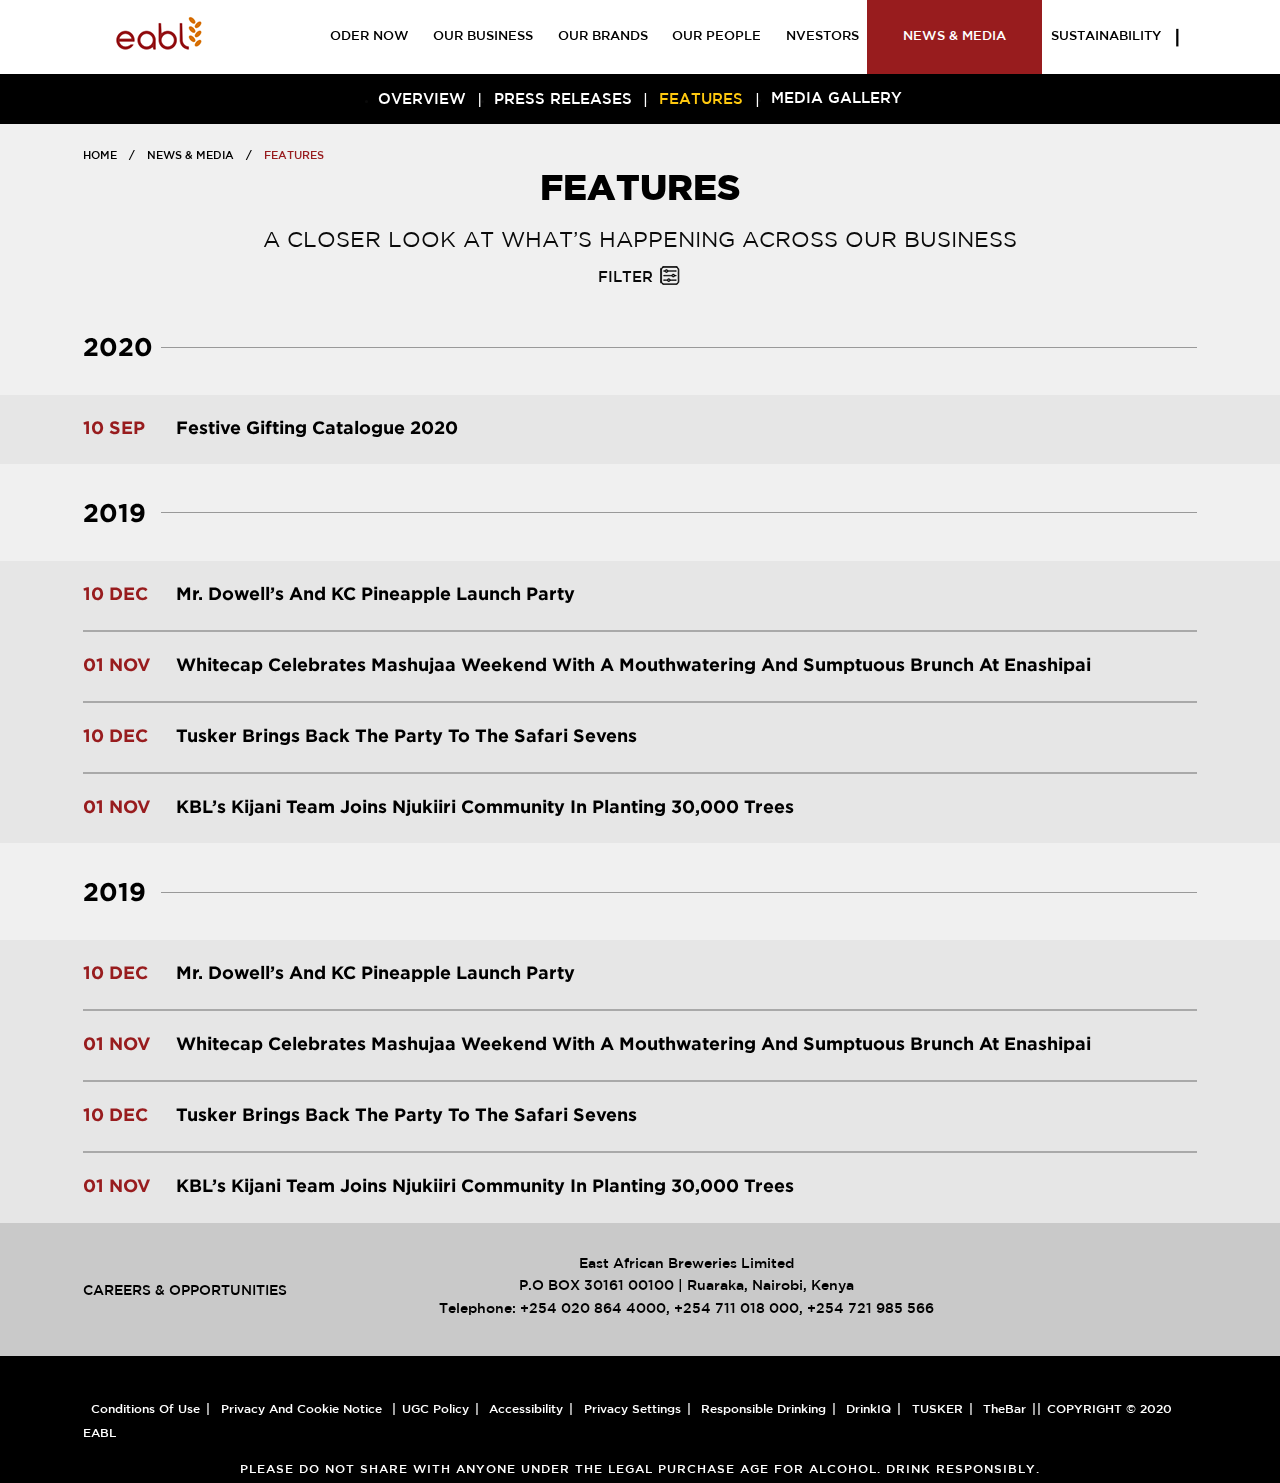
<file: Features.html>
<!doctype html>
<html class="no-js" lang="en">
  <head>
    <meta charset="utf-8" />
    <meta http-equiv="x-ua-compatible" content="ie=edge">
    <meta name="viewport" content="width=device-width, initial-scale=1.0">
    <title>Our Brands</title>
    <link rel="stylesheet" href="assets/css/foundation.min.css">
    <link rel="stylesheet" href="assets/css/motion-ui.min.css">
    <link rel="stylesheet" href="assets/css/foundation-prototype.css">
    <link rel="stylesheet" href="assets/css/owl.carousel.css">
    <link rel="stylesheet" href="assets/css/app.css">
  </head>
<body>
<div class="off-canvas-wrapper">
  <!---- mobile start nav-->
    <div class="off-canvas position-left" id="offCanvas" data-off-canvas>
      <nav>
        <a href="index.html" class="active">
          oder now
        </a>
        <a href="#">
          OUR BUSINESS
        </a>
        <a href="#">
          OUR BRANDS
        </a>
        <a href="#">
          OUR PEOPLE
        </a>
        <a href="#">
          NVESTORS
        </a>
        <a href="#">
          NEWS & MEDIA
        </a>
        <a href="#">
          SUSTAINABILITY
        </a>
      </nav>
    </div>
    <!---- mobile end nav-->
<div class="off-canvas-content"  data-off-canvas-content>
<!----- header Desktop  start-->
<header class="hide-for-small-only"> 
<div class="grid-x">
  <div class="large-3 medium-3 cell">
    <div class="logo">
      <img  src="./assets/img/logo.png">
    </div>
  </div>
  <div class="large-8  medium-8 cell">
    <nav>
      <a href="index.html">
        oder now
      </a>
      <a href="Our-business.html">
        OUR BUSINESS
      </a>
      <a href="Our-Brands.html">
        OUR BRANDS
      </a>
      <a href="Our-People.html" >
        OUR PEOPLE
      </a>
      <a href="Investor.html">
        NVESTORS
      </a>
      <a href="News-&-Media.html" class="active">
        NEWS & MEDIA
      </a>
      <a href="Sustainability.html">
        SUSTAINABILITY
      </a>
    </nav>
  </div>
  <div class="large-1 medium-1 cell">
    <button type="button" class="button search_icon" data-open="formsearch">
      <i class="fa fa-search" aria-hidden="true"></i>
    </button> <!-- mobile menu icon -->
  </div>
</div>
</header><!-----/header Desktop  end-->

<!----- header Mobile  start--> 
<header class="show-for-small-only">
  <div class="grid-x">
    <div class="small-2 cell">
      <button type="button" class="button" data-toggle="offCanvas">
        <i class="fa fa-bars" aria-hidden="true"></i>
      </button> <!-- mobile menu icon -->
    </div>
    <div class="small-8 cell">
      <div class="logo">
        <img  src="./assets/img/logo.png">
      </div>
    </div><!-- logo -->
    <div class="small-2 cell" data-open="formsearch">
      <button type="button" class="button searchmobi">
        <i class="fa fa-search" aria-hidden="true"></i>
      </button> <!-- mobile menu icon -->
    </div><!-- search icon -->
  </div>
</header><!-----/header Mobile  end -->
<div class="breadcrumbs breadcrumbs-1">
  <div class="center">
    <ul>
      <li><a href="#">OVERVIEW</a></li>
      <li><a  href="#">Press releases</a></li>
      <li><a class="active" href="#">Features</a></li>
      <li><a href="#">Media gallery</a></li>
    </ul>
  </div>
  </div><!-----/breadcrumbs-1  end -->
<div class="grid-container bodytext-wrapper-inner">
<ul class="breadcrumbs breadcrumbs-2">
      <li><a href="#">Home</a></li>
      <li><a href="#">news & mEDIA</a></li>
      <li>
        <span class="show-for-sr">Current: </span>  Features
      </li>
</ul>
<div class="bodytext">
<h1 class="subheader">
  Features
</h1>
<h2> a closer look at what’s happening across our business</h2>
<span>Filter <img src="assets/img/filter.png"></span>
</div>
</div>


<div class="report">
<h1 class="subheader grid-container">2020</h1>
<div class="panel-wrapper">
<div class="grid-container"> 
<a class="grid-x" href="#">
<div class="small-1 cell">
  <h2>10 SEP</h2>
</div>
<div class="small-11 cell">
  <h3>Festive Gifting Catalogue 2020</h3>
</div>
</a><!---a end of loop -->

</div><!---grid-container -->
</div> <!--- panel --->

<h1 class="subheader grid-container">2019</h1>
<div class="panel-wrapper">
<div class="grid-container"> 
<a class="grid-x" href="#">
<div class="small-1 cell">
  <h2>10 dec</h2>
</div>
<div class="small-11 cell">
  <h3>Mr. Dowell’s and KC Pineapple Launch Party</h3>
</div>
</a><!---a end of loop -->
<a class="grid-x" href="#">
  <div class="small-1 cell">
    <h2>01 nov</h2>
  </div>
  <div class="small-11 cell">
    <h3>Whitecap Celebrates Mashujaa Weekend With a Mouthwatering and Sumptuous Brunch at Enashipai</h3>
  </div>
  </a><!---a end of loop -->
  <a class="grid-x" href="#">
    <div class="small-1 cell">
      <h2>10 dec</h2>
    </div>
    <div class="small-11 cell">
      <h3>Tusker Brings Back The Party To The Safari Sevens</h3>
    </div>
    </a><!---a end of loop -->
    <a class="grid-x" href="#">
      <div class="small-1 cell">
        <h2>01 nov</h2>
      </div>
      <div class="small-11 cell">
        <h3>KBL’s Kijani Team Joins Njukiiri Community in Planting 30,000 Trees</h3>
      </div>
      </a><!---a end of loop -->
</div><!---grid-container -->
</div> <!--- panel --->


<h1 class="subheader grid-container">2019</h1>
<div class="panel-wrapper">
<div class="grid-container"> 
<a class="grid-x" href="#">
<div class="small-1 cell">
  <h2>10 dec</h2>
</div>
<div class="small-11 cell">
  <h3>Mr. Dowell’s and KC Pineapple Launch Party</h3>
</div>
</a><!---a end of loop -->
<a class="grid-x" href="#">
  <div class="small-1 cell">
    <h2>01 nov</h2>
  </div>
  <div class="small-11 cell">
    <h3>Whitecap Celebrates Mashujaa Weekend With a Mouthwatering and Sumptuous Brunch at Enashipai</h3>
  </div>
  </a><!---a end of loop -->
  <a class="grid-x" href="#">
    <div class="small-1 cell">
      <h2>10 dec</h2>
    </div>
    <div class="small-11 cell">
      <h3>Tusker Brings Back The Party To The Safari Sevens</h3>
    </div>
    </a><!---a end of loop -->
    <a class="grid-x" href="#">
      <div class="small-1 cell">
        <h2>01 nov</h2>
      </div>
      <div class="small-11 cell">
        <h3>KBL’s Kijani Team Joins Njukiiri Community in Planting 30,000 Trees</h3>
      </div>
      </a><!---a end of loop -->
</div><!---grid-container -->
</div> <!--- panel --->





</div><!---report--->







<footer class="top">
  <div class="grid-x  grid-container">
    <div class="large-3 small-12 medium-3 cell">
      <a href="index.html" class="active">CAREERS & OPPORTUNITIES</a>
    </div>
    <div class="large-7 small-12 medium-7 cell">
      <p>
        East African Breweries Limited <br> P.O BOX 30161 00100  |  Ruaraka, Nairobi, Kenya <br> Telephone: +254 020 864 4000, +254 711 018 000, +254 721 985 566
      </p>
    </div>
    <div class="large-2 small-12 medium-2 cell">
<div class="social">
  <a target="_blank" href="#" class="color-white">
    <i class="fa fa-facebook" aria-hidden="true"></i>
  </a>
  <a target="_blank" href="#" class="color-white">
    <i class="fa fa-instagram" aria-hidden="true"></i>
</a>
<a target="_blank" href="#" class="color-white">
  <i class="fa fa-twitter" aria-hidden="true"></i>
</a>
<a target="_blank" href="#" class="color-white">
<i class="fa fa-youtube-play" aria-hidden="true"></i>
</a>
</div>
    </div>
  </div>
  </footer><!-----/footer -->

  <footer class="bottom">
    <div class="grid-x  grid-container">
      <div class="large-12 small-12 medium-12 cell">

        <a  href="#" target="_blank" title="">Conditions of Use</a>
        <a  href="#" target="_blank" title="">Privacy and Cookie Notice </a>
        <a  href="#" target="_blank" title="">UGC Policy</a>
        <a  href="#" target="_blank" title="">Accessibility</a>
        <a  href="#" target="_blank" title="">Privacy Settings</a>
        <a  href="#" target="_blank" title="">Responsible Drinking</a>
        <a  href="#" target="_blank" title="">DrinkIQ</a>
        <a  href="#" target="_blank" title="">TUSKER</a>
        <a  href="#" target="_blank" title="">TheBar</a>
        <a  href="#" target="_blank" title="">COPYRIGHT © 2020 EABL</a>
      
<p>
  Please do not share with anyone under the legal purchase age for alcohol. Drink Responsibly.
</p>
      </div>
    </div>
    </footer><!-----/footer -->

  </div><!-----/off-canvas  end-->
</div><!-----/off-canvas-wrapper end-->

<!-----/This Section Contain the search form pop up-->
<div class="reveal" id="formsearch" data-reveal data-close-on-click="true" data-animation-in="spin-in" data-animation-out="spin-out">
<h1 class="subheader">Looking for something?</h1>
 <p>Search and submit</p>     
<div class="grid-x">
 <div class="small-10 cell">
  <input type="text" aria-describedby="Type text">
  </div>
 <div class="small-2 cell">
  <input type="submit" class="button" aria-describedby="submit" value="Search">
</div>
 </div>
 </div>
<!-----/This Section Contain the search form pop up-->

    <script src="assets/js/jquery.js"></script>
    <script src="assets/js/foundation.min.js"></script>
    <script src="assets/js/motion-ui.min.js"></script>
    <script src="assets/js/fontawesome.js"></script>
    <script src="assets/js/ofi.min.js"></script>
    <script src="assets/js/jarallax.js"></script>
    <script src="assets/js/jarallax-video.js"></script>
    <script src="assets/js/owl.carousel.min.js"></script>
    <script src="assets/js/app.js"></script>
</body>
</html>
</file>
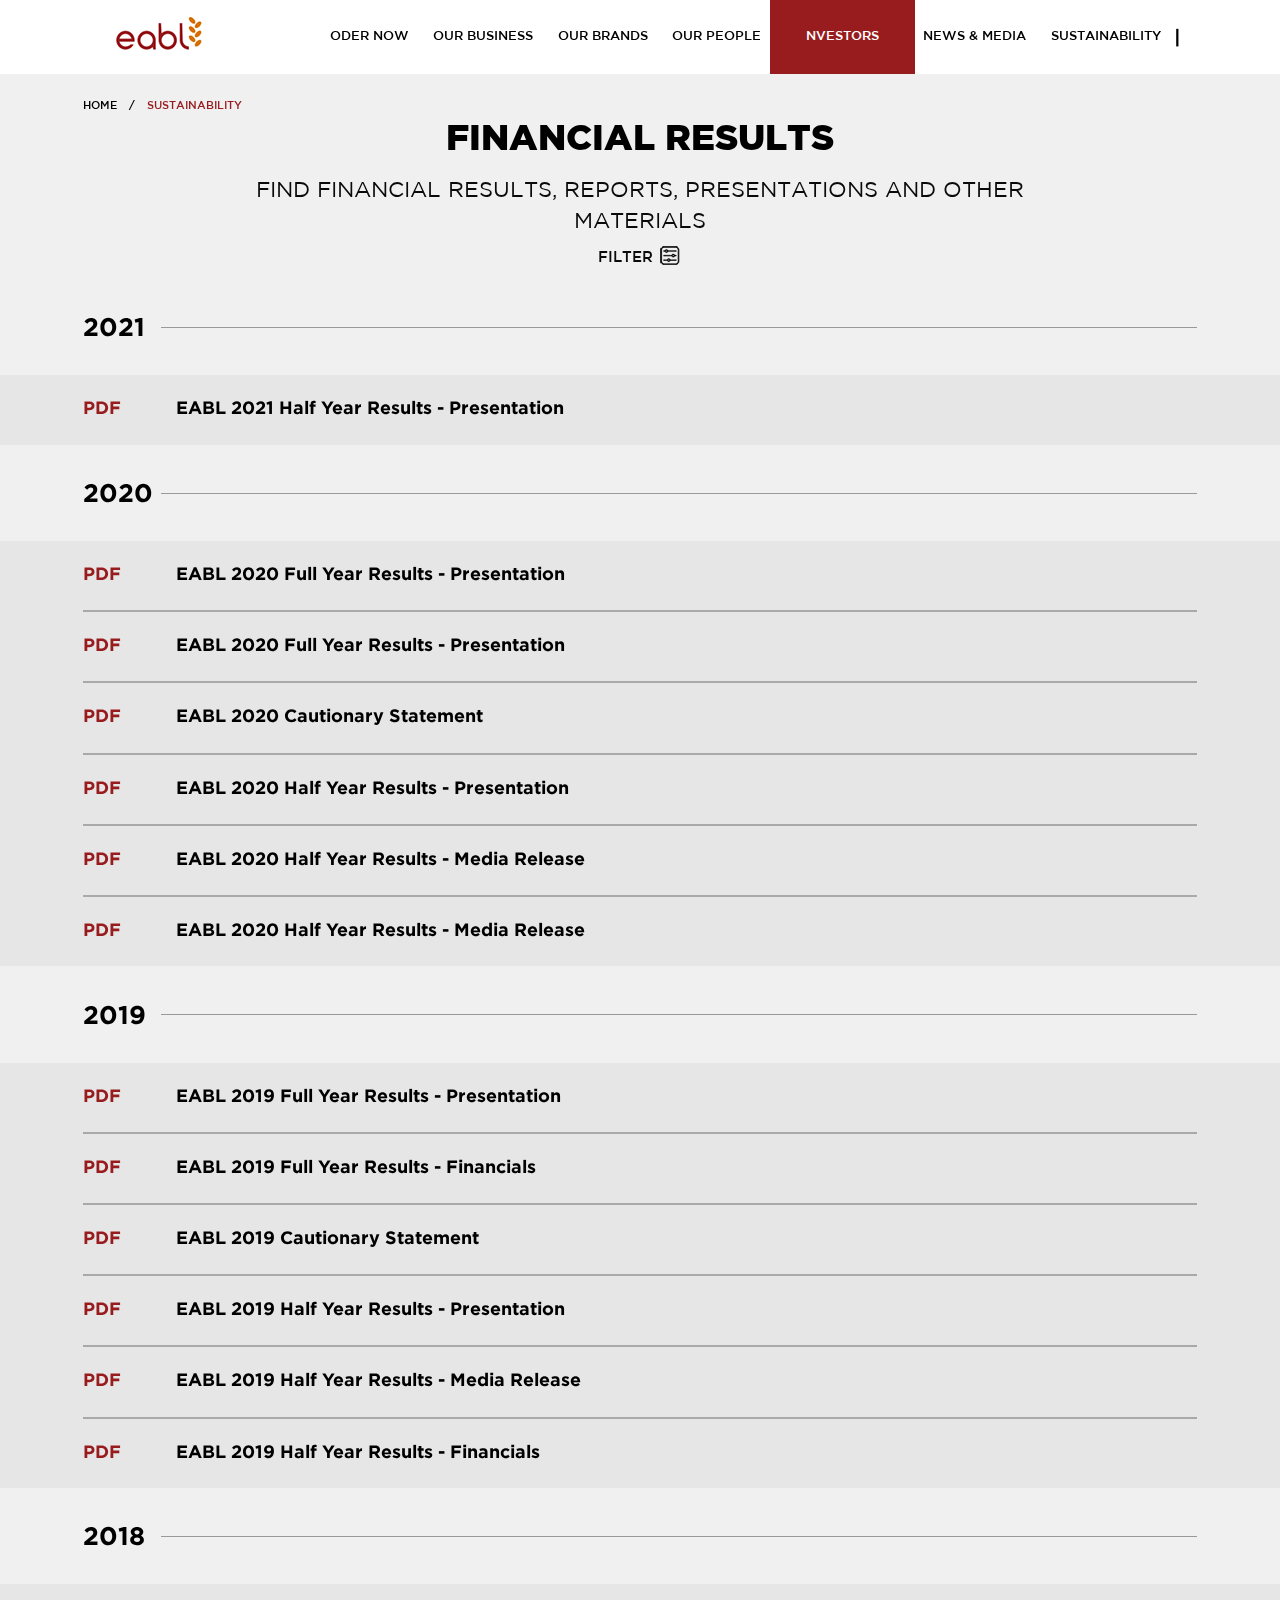
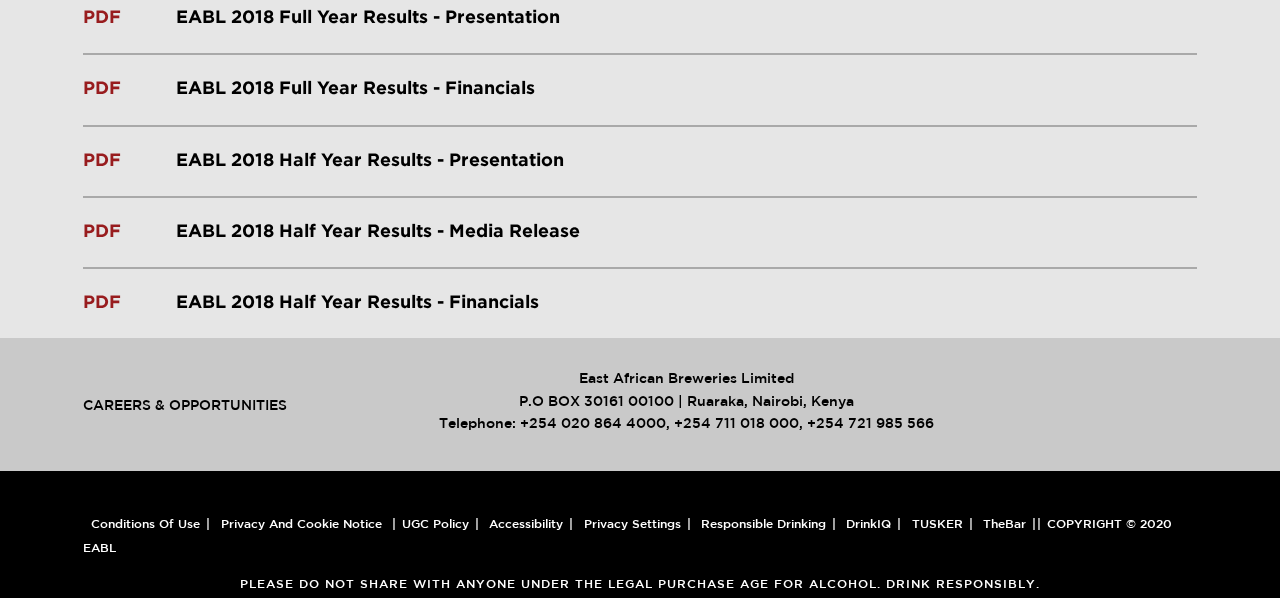
<file: Financial-Result.html>
<!doctype html>
<html class="no-js" lang="en">
  <head>
    <meta charset="utf-8" />
    <meta http-equiv="x-ua-compatible" content="ie=edge">
    <meta name="viewport" content="width=device-width, initial-scale=1.0">
    <title>Our Brands</title>
    <link rel="stylesheet" href="assets/css/foundation.min.css">
    <link rel="stylesheet" href="assets/css/motion-ui.min.css">
    <link rel="stylesheet" href="assets/css/foundation-prototype.css">
    <link rel="stylesheet" href="assets/css/owl.carousel.css">
    <link rel="stylesheet" href="assets/css/app.css">
  </head>
<body>
<div class="off-canvas-wrapper">
  <!---- mobile start nav-->
    <div class="off-canvas position-left" id="offCanvas" data-off-canvas>
      <nav>
        <a href="index.html" class="active">
          oder now
        </a>
        <a href="#">
          OUR BUSINESS
        </a>
        <a href="#">
          OUR BRANDS
        </a>
        <a href="#">
          OUR PEOPLE
        </a>
        <a href="#">
          NVESTORS
        </a>
        <a href="#">
          NEWS & MEDIA
        </a>
        <a href="#">
          SUSTAINABILITY
        </a>
      </nav>
    </div>
    <!---- mobile end nav-->
<div class="off-canvas-content"  data-off-canvas-content>
<!----- header Desktop  start-->
<header class="hide-for-small-only"> 
<div class="grid-x">
  <div class="large-3 medium-3 cell">
    <div class="logo">
      <img  src="./assets/img/logo.png">
    </div>
  </div>
  <div class="large-8  medium-8 cell">
    <nav>
      <a href="index.html">
        oder now
      </a>
      <a href="Our-business.html">
        OUR BUSINESS
      </a>
      <a href="Our-Brands.html">
        OUR BRANDS
      </a>
      <a href="Our-People.html" >
        OUR PEOPLE
      </a>
      <a href="Investor.html" class="active">
        NVESTORS
      </a>
      <a href="News-&-Media.html">
        NEWS & MEDIA
      </a>
      <a href="Sustainability.html">
        SUSTAINABILITY
      </a>
    </nav>
  </div>
  <div class="large-1 medium-1 cell">
    <button type="button" class="button search_icon" data-open="formsearch">
      <i class="fa fa-search" aria-hidden="true"></i>
    </button> <!-- mobile menu icon -->
  </div>
</div>
</header><!-----/header Desktop  end-->

<!----- header Mobile  start--> 
<header class="show-for-small-only">
  <div class="grid-x">
    <div class="small-2 cell">
      <button type="button" class="button" data-toggle="offCanvas">
        <i class="fa fa-bars" aria-hidden="true"></i>
      </button> <!-- mobile menu icon -->
    </div>
    <div class="small-8 cell">
      <div class="logo">
        <img  src="./assets/img/logo.png">
      </div>
    </div><!-- logo -->
    <div class="small-2 cell" data-open="formsearch">
      <button type="button" class="button searchmobi">
        <i class="fa fa-search" aria-hidden="true"></i>
      </button> <!-- mobile menu icon -->
    </div><!-- search icon -->
  </div>
</header><!-----/header Mobile  end -->

<div class="grid-container bodytext-wrapper-inner">
<ul class="breadcrumbs breadcrumbs-2">
      <li><a href="#">Home</a></li>
      <li>
        <span class="show-for-sr">Current: </span>  SUSTAINABILITY
      </li>
</ul>
<div class="bodytext">
<h1 class="subheader">
  FINANCIAL RESULTS
</h1>
<h2>Find financial results, reports, presentations and other materials</h2>
<span>Filter <img src="assets/img/filter.png"></span>
</div>
</div>


<div class="report">
<h1 class="subheader grid-container">2021</h1>
<div class="panel-wrapper">
<div class="grid-container"> 
<a class="grid-x" href="#">
<div class="small-1 cell">
  <h2>Pdf</h2>
</div>
<div class="small-11 cell">
  <h3>EABL 2021 Half Year Results - Presentation</h3>
</div>
</a><!---a end of loop -->
</div><!---grid-container -->
</div> <!--- panel --->
<h1 class="subheader grid-container">2020</h1>
<div class="panel-wrapper">
<div class="grid-container"> 
<a class="grid-x" href="#">
<div class="small-1 cell">
  <h2>Pdf</h2>
</div>
<div class="small-11 cell">
  <h3>EABL 2020 Full Year Results - Presentation</h3>
</div>
</a><!---a end of loop -->
<a class="grid-x" href="#">
  <div class="small-1 cell">
    <h2>Pdf</h2>
  </div>
  <div class="small-11 cell">
    <h3>EABL 2020 Full Year Results - Presentation</h3>
  </div>
  </a><!---a end of loop -->
  <a class="grid-x" href="#">
    <div class="small-1 cell">
      <h2>Pdf</h2>
    </div>
    <div class="small-11 cell">
      <h3>EABL 2020 Cautionary Statement</h3>
    </div>
    </a><!---a end of loop -->
    <a class="grid-x" href="#">
      <div class="small-1 cell">
        <h2>Pdf</h2>
      </div>
      <div class="small-11 cell">
        <h3>EABL 2020 Half Year Results - Presentation</h3>
      </div>
      </a><!---a end of loop -->
      <a class="grid-x" href="#">
        <div class="small-1 cell">
          <h2>Pdf</h2>
        </div>
        <div class="small-11 cell">
          <h3>EABL 2020 Half Year Results - Media Release</h3>
        </div>
        </a><!---a end of loop -->
        <a class="grid-x" href="#">
          <div class="small-1 cell">
            <h2>Pdf</h2>
          </div>
          <div class="small-11 cell">
            <h3>EABL 2020 Half Year Results - Media Release</h3>
          </div>
          </a><!---a end of loop -->
</div><!---grid-container -->
</div> <!--- panel --->


<h1 class="subheader grid-container">2019</h1>
<div class="panel-wrapper">
<div class="grid-container"> 
<a class="grid-x" href="#">
<div class="small-1 cell">
  <h2>Pdf</h2>
</div>
<div class="small-11 cell">
  <h3>EABL 2019 Full Year Results - Presentation</h3>
</div>
</a><!---a end of loop -->
<a class="grid-x" href="#">
  <div class="small-1 cell">
    <h2>Pdf</h2>
  </div>
  <div class="small-11 cell">
    <h3>EABL 2019 Full Year Results - Financials</h3>
  </div>
  </a><!---a end of loop -->
  <a class="grid-x" href="#">
    <div class="small-1 cell">
      <h2>Pdf</h2>
    </div>
    <div class="small-11 cell">
      <h3>EABL 2019 Cautionary Statement</h3>
    </div>
    </a><!---a end of loop -->
    <a class="grid-x" href="#">
      <div class="small-1 cell">
        <h2>Pdf</h2>
      </div>
      <div class="small-11 cell">
        <h3>EABL 2019 Half Year Results - Presentation</h3>
      </div>
      </a><!---a end of loop -->
      <a class="grid-x" href="#">
        <div class="small-1 cell">
          <h2>Pdf</h2>
        </div>
        <div class="small-11 cell">
          <h3>EABL 2019 Half Year Results - Media Release</h3>
        </div>
        </a><!---a end of loop -->
        <a class="grid-x" href="#">
          <div class="small-1 cell">
            <h2>Pdf</h2>
          </div>
          <div class="small-11 cell">
            <h3>EABL 2019 Half Year Results - Financials</h3>
          </div>
          </a><!---a end of loop -->
</div><!---grid-container -->
</div> <!--- panel --->


<h1 class="subheader grid-container">2018</h1>
<div class="panel-wrapper">
<div class="grid-container"> 
<a class="grid-x" href="#">
<div class="small-1 cell">
  <h2>Pdf</h2>
</div>
<div class="small-11 cell">
  <h3>EABL 2018 Full Year Results - Presentation</h3>
</div>
</a><!---a end of loop -->
<a class="grid-x" href="#">
  <div class="small-1 cell">
    <h2>Pdf</h2>
  </div>
  <div class="small-11 cell">
    <h3>EABL 2018 Full Year Results - Financials</h3>
  </div>
  </a><!---a end of loop -->
  <a class="grid-x" href="#">
    <div class="small-1 cell">
      <h2>Pdf</h2>
    </div>
    <div class="small-11 cell">
      <h3>EABL 2018 Half Year Results - Presentation</h3>
    </div>
    </a><!---a end of loop -->
    <a class="grid-x" href="#">
      <div class="small-1 cell">
        <h2>Pdf</h2>
      </div>
      <div class="small-11 cell">
        <h3>EABL 2018 Half Year Results - Media Release</h3>
      </div>
      </a><!---a end of loop -->
      <a class="grid-x" href="#">
        <div class="small-1 cell">
          <h2>Pdf</h2>
        </div>
        <div class="small-11 cell">
          <h3>EABL 2018 Half Year Results - Financials</h3>
        </div>
        </a><!---a end of loop -->
</div><!---grid-container -->
</div> <!--- panel --->




</div><!---report--->







<footer class="top">
  <div class="grid-x  grid-container">
    <div class="large-3 small-12 medium-3 cell">
      <a href="index.html" class="active">CAREERS & OPPORTUNITIES</a>
    </div>
    <div class="large-7 small-12 medium-7 cell">
      <p>
        East African Breweries Limited <br> P.O BOX 30161 00100  |  Ruaraka, Nairobi, Kenya <br> Telephone: +254 020 864 4000, +254 711 018 000, +254 721 985 566
      </p>
    </div>
    <div class="large-2 small-12 medium-2 cell">
<div class="social">
  <a target="_blank" href="#" class="color-white">
    <i class="fa fa-facebook" aria-hidden="true"></i>
  </a>
  <a target="_blank" href="#" class="color-white">
    <i class="fa fa-instagram" aria-hidden="true"></i>
</a>
<a target="_blank" href="#" class="color-white">
  <i class="fa fa-twitter" aria-hidden="true"></i>
</a>
<a target="_blank" href="#" class="color-white">
<i class="fa fa-youtube-play" aria-hidden="true"></i>
</a>
</div>
    </div>
  </div>
  </footer><!-----/footer -->

  <footer class="bottom">
    <div class="grid-x  grid-container">
      <div class="large-12 small-12 medium-12 cell">

        <a  href="#" target="_blank" title="">Conditions of Use</a>
        <a  href="#" target="_blank" title="">Privacy and Cookie Notice </a>
        <a  href="#" target="_blank" title="">UGC Policy</a>
        <a  href="#" target="_blank" title="">Accessibility</a>
        <a  href="#" target="_blank" title="">Privacy Settings</a>
        <a  href="#" target="_blank" title="">Responsible Drinking</a>
        <a  href="#" target="_blank" title="">DrinkIQ</a>
        <a  href="#" target="_blank" title="">TUSKER</a>
        <a  href="#" target="_blank" title="">TheBar</a>
        <a  href="#" target="_blank" title="">COPYRIGHT © 2020 EABL</a>
      
<p>
  Please do not share with anyone under the legal purchase age for alcohol. Drink Responsibly.
</p>
      </div>
    </div>
    </footer><!-----/footer -->

  </div><!-----/off-canvas  end-->
</div><!-----/off-canvas-wrapper end-->

<!-----/This Section Contain the search form pop up-->
<div class="reveal" id="formsearch" data-reveal data-close-on-click="true" data-animation-in="spin-in" data-animation-out="spin-out">
<h1 class="subheader">Looking for something?</h1>
 <p>Search and submit</p>     
<div class="grid-x">
 <div class="small-10 cell">
  <input type="text" aria-describedby="Type text">
  </div>
 <div class="small-2 cell">
  <input type="submit" class="button" aria-describedby="submit" value="Search">
</div>
 </div>
 </div>
<!-----/This Section Contain the search form pop up-->

    <script src="assets/js/jquery.js"></script>
    <script src="assets/js/foundation.min.js"></script>
    <script src="assets/js/motion-ui.min.js"></script>
    <script src="assets/js/fontawesome.js"></script>
    <script src="assets/js/ofi.min.js"></script>
    <script src="assets/js/jarallax.js"></script>
    <script src="assets/js/jarallax-video.js"></script>
    <script src="assets/js/owl.carousel.min.js"></script>
    <script src="assets/js/app.js"></script>
</body>
</html>
</file>
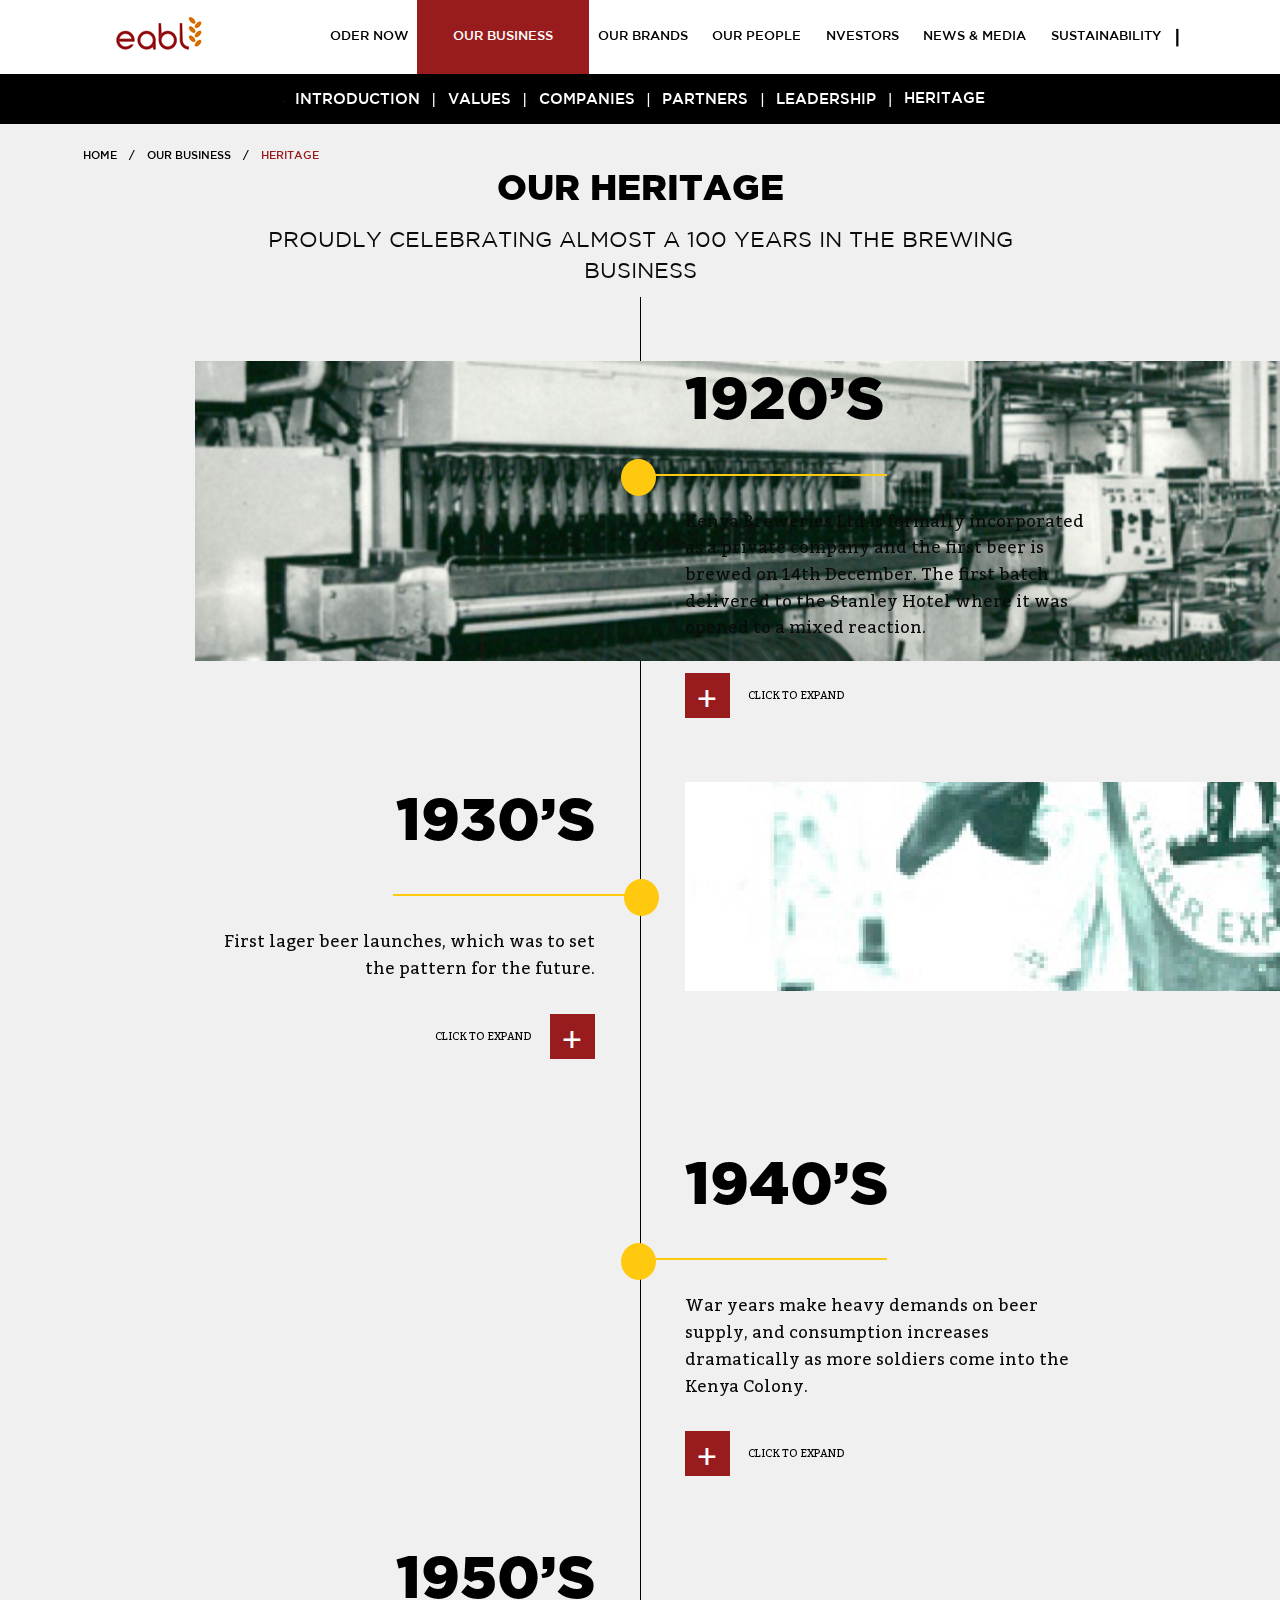
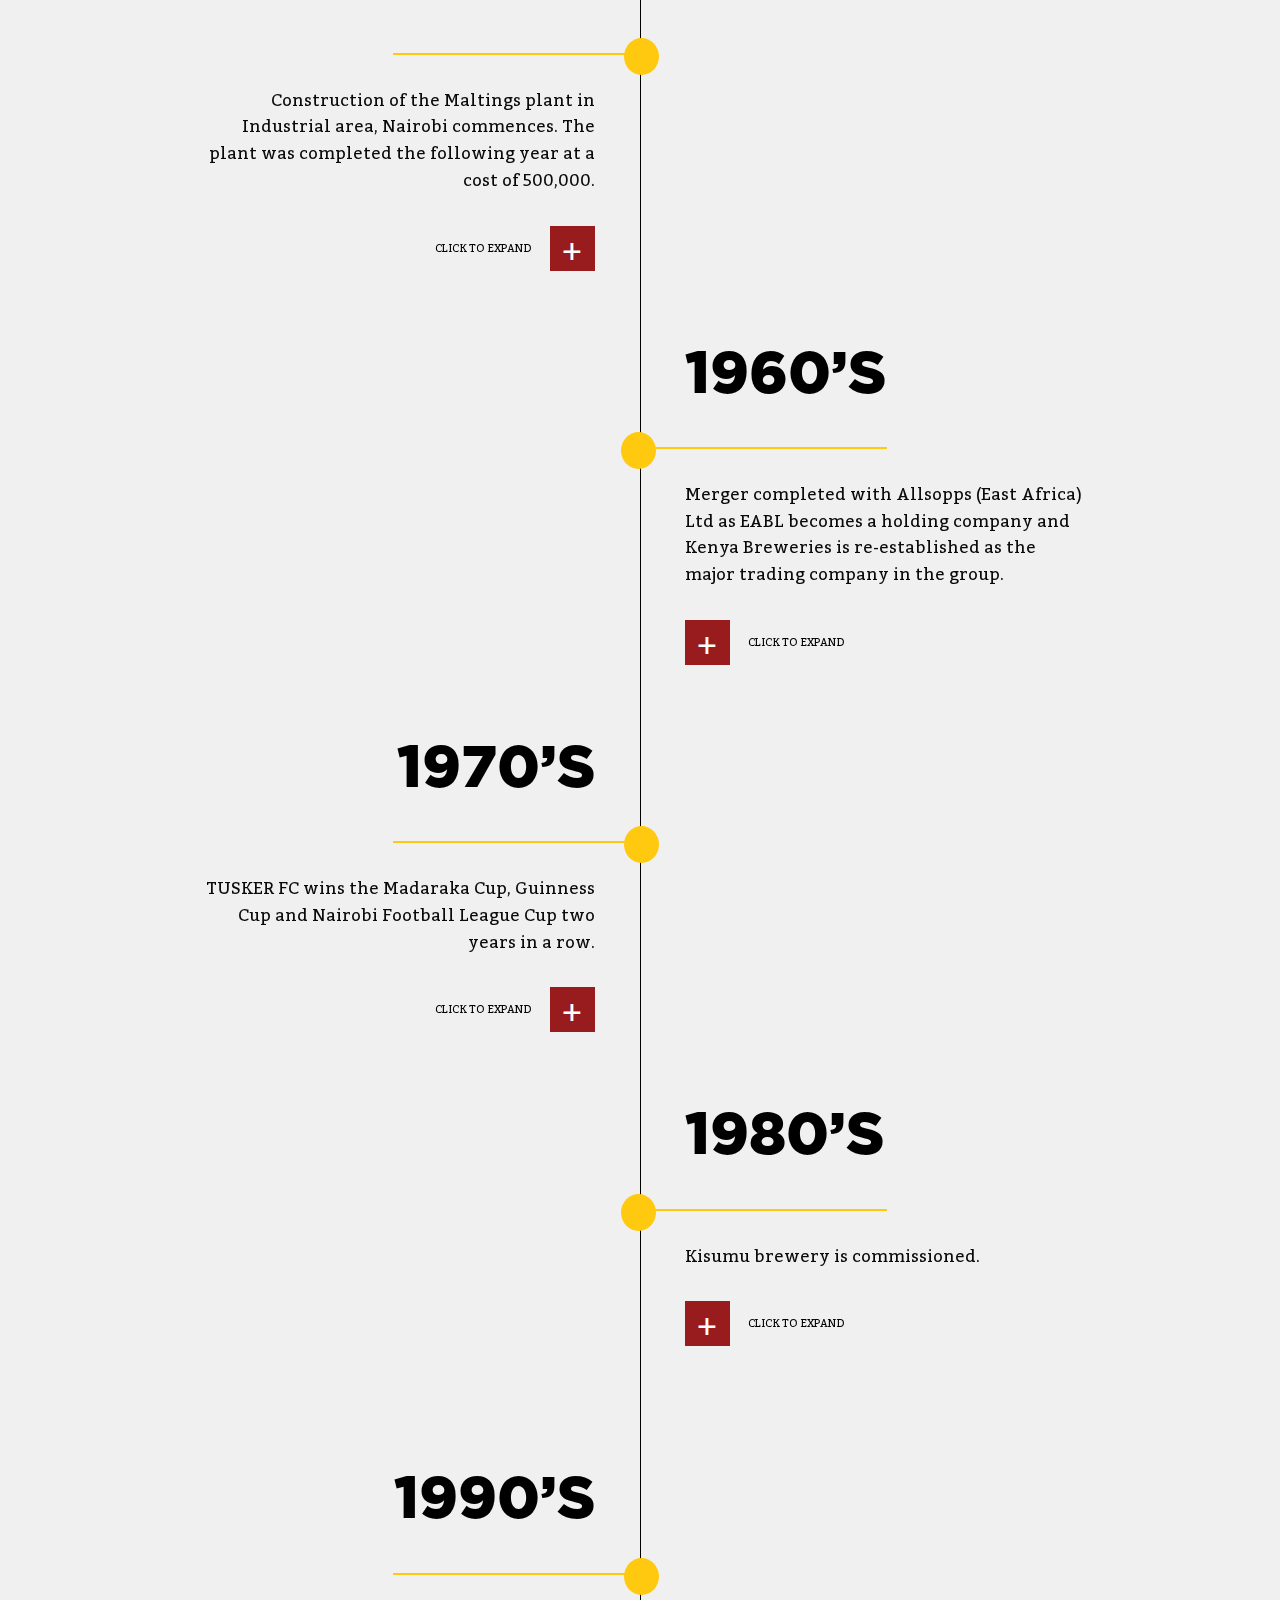
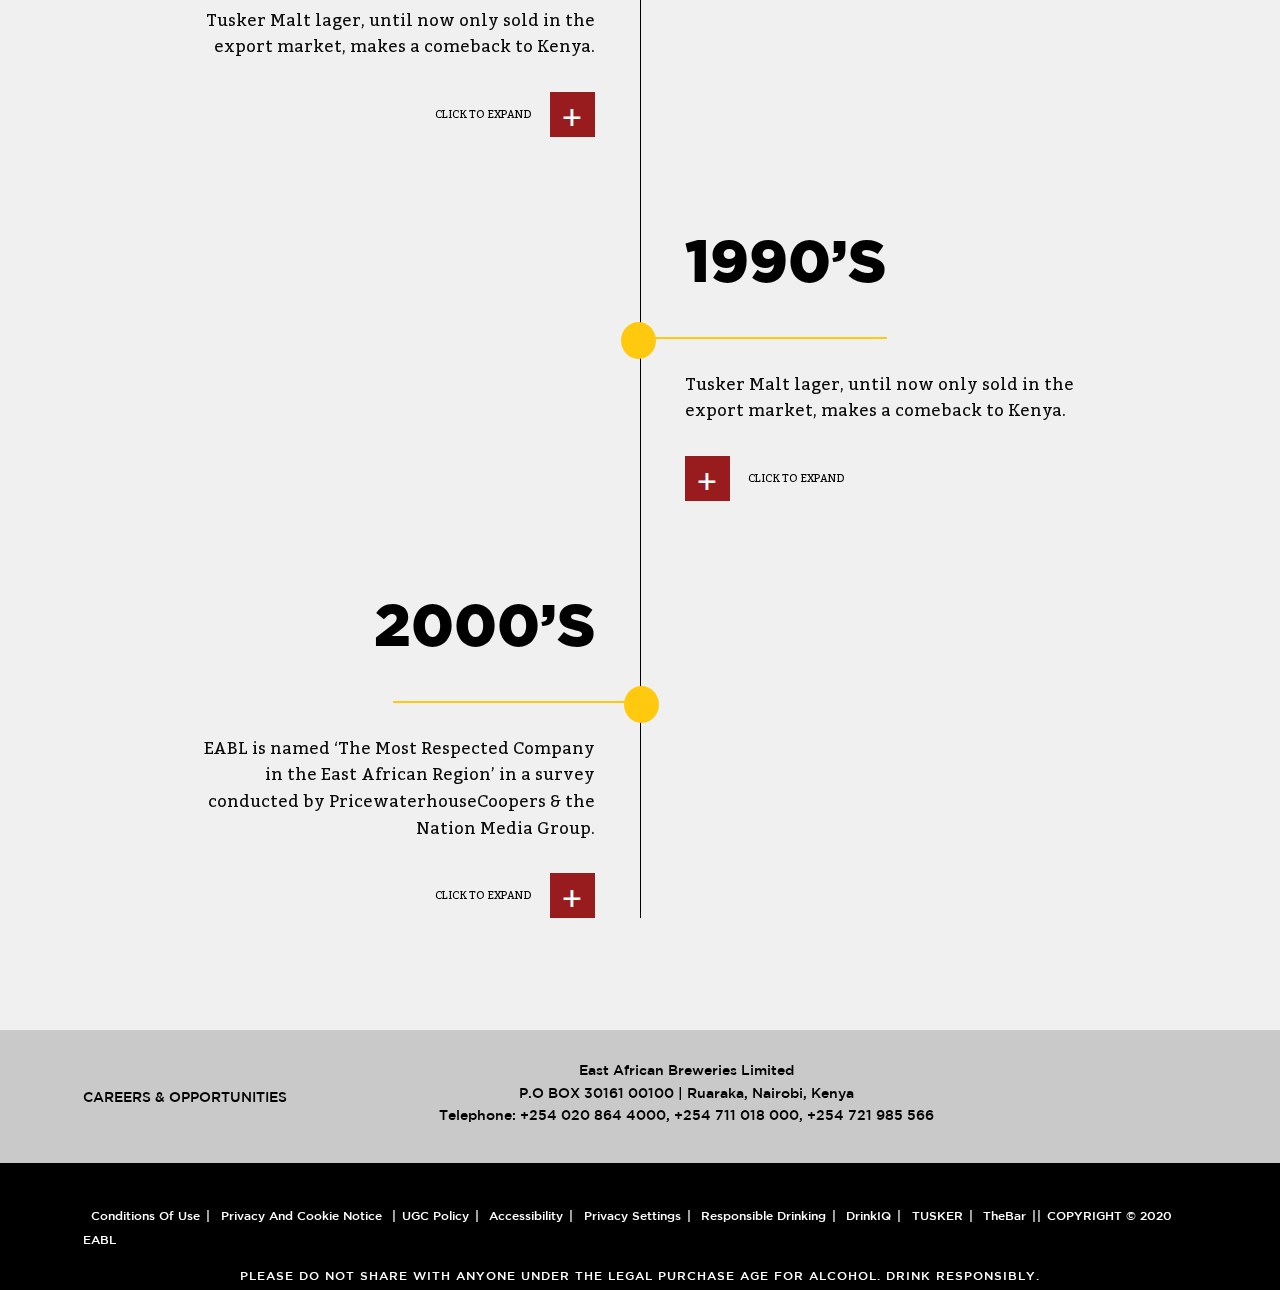
<file: Heritage.html>
<!doctype html>
<html class="no-js" lang="en">
  <head>
    <meta charset="utf-8" />
    <meta http-equiv="x-ua-compatible" content="ie=edge">
    <meta name="viewport" content="width=device-width, initial-scale=1.0">
    <title>Foundation for Sites</title>
    <link rel="stylesheet" href="assets/css/foundation.min.css">
    <link rel="stylesheet" href="assets/css/motion-ui.min.css">
    <link rel="stylesheet" href="assets/css/foundation-prototype.css">
    <link rel="stylesheet" href="assets/css/owl.carousel.css">
    <link rel="stylesheet" href="assets/css/app.css">
  </head>
<body>
<div class="off-canvas-wrapper">
  <!---- mobile start nav-->
    <div class="off-canvas position-left" id="offCanvas" data-off-canvas>
      <nav>
        <a href="index.html" >
          oder now
        </a>
        <a href="#" class="active">
          OUR BUSINESS
        </a>
        <a href="#">
          OUR BRANDS
        </a>
        <a href="#" >
          OUR PEOPLE
        </a>
        <a href="#">
          NVESTORS
        </a>
        <a href="#">
          NEWS & MEDIA
        </a>
        <a href="#">
          SUSTAINABILITY
        </a>
      </nav>
    </div>
    <!---- mobile end nav-->
<div class="off-canvas-content"  data-off-canvas-content>
<!----- header Desktop  start-->
<header class="hide-for-small-only"> 
<div class="grid-x">
  <div class="large-3 medium-3 cell">
    <div class="logo">
      <img  src="./assets/img/logo.png">
    </div>
  </div>
  <div class="large-8  medium-8 cell">
    <nav>
      <a href="index.html">
        oder now
      </a>
      <a href="Our-business.html" class="active">
        OUR BUSINESS
      </a>
      <a href="Our-Brands.html">
        OUR BRANDS
      </a>
      <a href="Our-People.html" >
        OUR PEOPLE
      </a>
      <a href="Investor.html">
        NVESTORS
      </a>
      <a href="News-&-Media.html">
        NEWS & MEDIA
      </a>
      <a href="Sustainability.html">
        SUSTAINABILITY
      </a>
    </nav>
  </div>
  <div class="large-1 medium-1 cell">
    <button type="button" class="button search_icon" data-open="formsearch">
      <i class="fa fa-search" aria-hidden="true"></i>
    </button> <!-- mobile menu icon -->
  </div>
</div>
</header><!-----/header Desktop  end-->

<!----- header Mobile  start--> 
<header class="show-for-small-only">
  <div class="grid-x">
    <div class="small-2 cell">
      <button type="button" class="button" data-toggle="offCanvas">
        <i class="fa fa-bars" aria-hidden="true"></i>
      </button> <!-- mobile menu icon -->
    </div>
    <div class="small-8 cell">
      <div class="logo">
        <img  src="./assets/img/logo.png">
      </div>
    </div><!-- logo -->
    <div class="small-2 cell" data-open="formsearch">
      <button type="button" class="button searchmobi">
        <i class="fa fa-search" aria-hidden="true"></i>
      </button> <!-- mobile menu icon -->
    </div><!-- search icon -->
  </div>
  </header><!-----/header Mobile  end -->
  <div class="breadcrumbs breadcrumbs-1">
    <div class="center">
      <ul>
        <li><a  href="Our-business.html#INTRODUCTION">INTRODUCTION</a></li>
        <li><a href="Our-business.html#VALUES">VALUES</a></li>
        <li><a  href="Our-business.html#COMPANIES">COMPANIES</a></li>
        <li><a  href="Our-business.html#PARTNERS">PARTNERS</a></li>
        <li><a  href="Our-business.html#LEADERSHIP">LEADERSHIP</a></li>
        <li><a href="Heritage.html">HERITAGE</a></li>
      </ul>
    </div>
  </div><!-----/breadcrumbs-1  end -->
  <div class="grid-container bodytext-wrapper-inner">
    <ul class="breadcrumbs breadcrumbs-2">
          <li><a href="#">Home</a></li>
          <li><a href="#">OUR BUSINESS</a></li>
          <li>
            <span class="show-for-sr">Current: </span>  heritage
          </li>
    </ul>
    <div class="bodytext">
    <h1 class="subheader">
      OUR heritage
    </h1>
    <h2>Proudly celebrating almost a 100 years in the brewing business</h2>
    </div>
    </div><!-----/grid-container bodytext-wrapper-inner  end -->
<div class="grid-container heritage-container">

<div class="grid-x ">
<div class="large-6 small-6 medium-6 cell">
  <div class="jarallax">
    <img src="assets/img/heritage.png" class="jarallax-img">
  </div>
</div>
<div class="large-6 small-6 medium-6 cell">
<div class="strip-line">
  <h1 class="subheader">
    1920’s
  </h1>
  <p>
    Kenya Breweries Ltd is formally incorporated as a private company and the first beer is brewed on 14th December. The first batch delivered to the Stanley Hotel where it was opened to a mixed reaction.
  </p>
  <div class="panel-image">
    <a href="#" class="accordionheader">CLICK TO expand</a>
  </div>
  <div class="accordioncontent">
    <a href="#" class="closebutton">
      <i class="fa fa-times" aria-hidden="true"></i>
    </a>
    <div class="grid-x  grid-container">
      <div class="small-1 cell">
        <h2>1922</h2>
      </div>
      <div class="small-11 cell">
        <div class="strip">
          <p>Kenya Breweries Ltd is formally incorporated as a private company and the first beer is brewed on 14th December. The first batch delivered to the Stanley Hotel where it was opened to a mixed reaction.</p>

        </div>
      </div>
    </div><!---grid-x  grid-container--->
    <div class="grid-x  grid-container">
      <div class="small-1 cell">
        <h2>1923</h2>
      </div>
      <div class="small-11 cell">
        <div class="strip">
          <p>
            First annual general meeting of the company is held.
           </p>
           <p>
            George Hurst, the company founder, is killed in an elephant hunting accident. In his memory, his brother Charles decided to name the first beer brewed TUSKER.
          </p>
        </div>
      </div>
    </div><!---grid-x  grid-container--->
    <div class="grid-x  grid-container">
      <div class="small-1 cell">
        <h2>1924</h2>
      </div>
      <div class="small-11 cell">
        <div class="strip">
<ul>
  <li>Ruaraka brewery gets a power line raising production to 20,000 gallons a month.</li>
  <li>Pasteurization plant installed assuring the future success of the company.</li>
  <li> The Kenya Agricultural Society allows Kenya Breweries to display TUSKER Lager posters at the outdoor event with the beer retailing at 50 cents a glass. As a result, Kenya Breweries went on to win a first prize for its products at the event.
  </li>
</ul>
        </div>
      </div>
    </div><!---grid-x  grid-container--->
    <div class="grid-x  grid-container">
      <div class="small-1 cell">
        <h2>1922</h2>
      </div>
      <div class="small-11 cell">
        <div class="strip">
          <p>
            TUSKER Lager goes into the advertising world; posters, newspaper advertisements and cinema slides.
          </p>
        </div>
      </div>
    </div><!---grid-x  grid-container--->
    <div class="grid-x  grid-container">
      <div class="small-1 cell">
        <h2>1926</h2>
      </div>
      <div class="small-11 cell">
        <div class="strip">
<ul>
  <li>The first dividend of 12.5% is declared at the first annual general meeting, the first clear sign of the company’s success.</li>
  <li>Kenya Breweries donates 10 to Kenya’s first-ever national, charity fund bringing together the brewers and consumers.</li>
</ul>
        </div>
      </div>
    </div><!---grid-x  grid-container--->
    <div class="grid-x  grid-container">
      <div class="small-1 cell">
        <h2>1929</h2>
      </div>
      <div class="small-11 cell">
        <div class="strip">
          <p>
            Kenya Breweries board decides to start using malted barley in the production process instead of imported malt extracts, significantly improving TUSKER’s appearance and flavour. This move saved the company at least 780 per year.          </p>
        </div>
      </div>
    </div><!---grid-x  grid-container--->
  <span class="down">
    1930’s
    <img src="assets/img/down.png">
  </span>
  </div><!---accordioncontent--->

</div>
</div>
</div><!-----/grid-x -->

<div class="grid-x ">
  <div class="large-6 small-6 medium-6 cell">
    <div class="jarallax">
      <img src="assets/img/heri022.png" class="jarallax-img">
    </div>
  </div>
  <div class="large-6 small-6 medium-6 cell">
  <div class="strip-line">
    <h1 class="subheader">
      1930’s
    </h1>
    <p>
      First lager beer launches, which was to set the pattern for the future.
        </p>
    <div class="panel-image">
      <a href="#" class="accordionheader">CLICK TO expand</a>
    </div>
    <div class="accordioncontent">
      <a href="#" class="closebutton">
        <i class="fa fa-times" aria-hidden="true"></i>
      </a>
      <div class="grid-x  grid-container">
        <div class="small-1 cell">
          <h2>1922</h2>
        </div>
        <div class="small-11 cell">
          <div class="strip">
            <p>Kenya Breweries Ltd is formally incorporated as a private company and the first beer is brewed on 14th December. The first batch delivered to the Stanley Hotel where it was opened to a mixed reaction.</p>
  
          </div>
        </div>
      </div><!---grid-x  grid-container--->
      <div class="grid-x  grid-container">
        <div class="small-1 cell">
          <h2>1923</h2>
        </div>
        <div class="small-11 cell">
          <div class="strip">
            <p>
              First annual general meeting of the company is held.
             </p>
             <p>
              George Hurst, the company founder, is killed in an elephant hunting accident. In his memory, his brother Charles decided to name the first beer brewed TUSKER.
            </p>
          </div>
        </div>
      </div><!---grid-x  grid-container--->
      <div class="grid-x  grid-container">
        <div class="small-1 cell">
          <h2>1924</h2>
        </div>
        <div class="small-11 cell">
          <div class="strip">
  <ul>
    <li>Ruaraka brewery gets a power line raising production to 20,000 gallons a month.</li>
    <li>Pasteurization plant installed assuring the future success of the company.</li>
    <li> The Kenya Agricultural Society allows Kenya Breweries to display TUSKER Lager posters at the outdoor event with the beer retailing at 50 cents a glass. As a result, Kenya Breweries went on to win a first prize for its products at the event.
    </li>
  </ul>
          </div>
        </div>
      </div><!---grid-x  grid-container--->
      <div class="grid-x  grid-container">
        <div class="small-1 cell">
          <h2>1922</h2>
        </div>
        <div class="small-11 cell">
          <div class="strip">
            <p>
              TUSKER Lager goes into the advertising world; posters, newspaper advertisements and cinema slides.
            </p>
          </div>
        </div>
      </div><!---grid-x  grid-container--->
      <div class="grid-x  grid-container">
        <div class="small-1 cell">
          <h2>1926</h2>
        </div>
        <div class="small-11 cell">
          <div class="strip">
  <ul>
    <li>The first dividend of 12.5% is declared at the first annual general meeting, the first clear sign of the company’s success.</li>
    <li>Kenya Breweries donates 10 to Kenya’s first-ever national, charity fund bringing together the brewers and consumers.</li>
  </ul>
          </div>
        </div>
      </div><!---grid-x  grid-container--->
      <div class="grid-x  grid-container">
        <div class="small-1 cell">
          <h2>1929</h2>
        </div>
        <div class="small-11 cell">
          <div class="strip">
            <p>
              Kenya Breweries board decides to start using malted barley in the production process instead of imported malt extracts, significantly improving TUSKER’s appearance and flavour. This move saved the company at least 780 per year.          </p>
          </div>
        </div>
      </div><!---grid-x  grid-container--->
    <span class="down">
      1930’s
      <img src="assets/img/down.png">
    </span>
    </div><!---accordioncontent--->
  
  </div>
  </div>
</div><!-----/grid-x -->

<div class="grid-x ">
    <div class="large-6 small-6 medium-6 cell">
      <div class="jarallax">
        <img src="assets/img/heri03.png" class="jarallax-img">
      </div>
    </div>
    <div class="large-6 small-6 medium-6 cell">
    <div class="strip-line">
      <h1 class="subheader">
        1940’s
      </h1>
      <p>
        War years make heavy demands on beer supply, and consumption increases dramatically as more soldiers come into the Kenya Colony.
            </p>
      <div class="panel-image">
        <a href="#" class="accordionheader">CLICK TO expand</a>
      </div>
      <div class="accordioncontent">
        <a href="#" class="closebutton">
          <i class="fa fa-times" aria-hidden="true"></i>
        </a>
        <div class="grid-x  grid-container">
          <div class="small-1 cell">
            <h2>1922</h2>
          </div>
          <div class="small-11 cell">
            <div class="strip">
              <p>Kenya Breweries Ltd is formally incorporated as a private company and the first beer is brewed on 14th December. The first batch delivered to the Stanley Hotel where it was opened to a mixed reaction.</p>
    
            </div>
          </div>
        </div><!---grid-x  grid-container--->
        <div class="grid-x  grid-container">
          <div class="small-1 cell">
            <h2>1923</h2>
          </div>
          <div class="small-11 cell">
            <div class="strip">
              <p>
                First annual general meeting of the company is held.
               </p>
               <p>
                George Hurst, the company founder, is killed in an elephant hunting accident. In his memory, his brother Charles decided to name the first beer brewed TUSKER.
              </p>
            </div>
          </div>
        </div><!---grid-x  grid-container--->
        <div class="grid-x  grid-container">
          <div class="small-1 cell">
            <h2>1924</h2>
          </div>
          <div class="small-11 cell">
            <div class="strip">
    <ul>
      <li>Ruaraka brewery gets a power line raising production to 20,000 gallons a month.</li>
      <li>Pasteurization plant installed assuring the future success of the company.</li>
      <li> The Kenya Agricultural Society allows Kenya Breweries to display TUSKER Lager posters at the outdoor event with the beer retailing at 50 cents a glass. As a result, Kenya Breweries went on to win a first prize for its products at the event.
      </li>
    </ul>
            </div>
          </div>
        </div><!---grid-x  grid-container--->
        <div class="grid-x  grid-container">
          <div class="small-1 cell">
            <h2>1922</h2>
          </div>
          <div class="small-11 cell">
            <div class="strip">
              <p>
                TUSKER Lager goes into the advertising world; posters, newspaper advertisements and cinema slides.
              </p>
            </div>
          </div>
        </div><!---grid-x  grid-container--->
        <div class="grid-x  grid-container">
          <div class="small-1 cell">
            <h2>1926</h2>
          </div>
          <div class="small-11 cell">
            <div class="strip">
    <ul>
      <li>The first dividend of 12.5% is declared at the first annual general meeting, the first clear sign of the company’s success.</li>
      <li>Kenya Breweries donates 10 to Kenya’s first-ever national, charity fund bringing together the brewers and consumers.</li>
    </ul>
            </div>
          </div>
        </div><!---grid-x  grid-container--->
        <div class="grid-x  grid-container">
          <div class="small-1 cell">
            <h2>1929</h2>
          </div>
          <div class="small-11 cell">
            <div class="strip">
              <p>
                Kenya Breweries board decides to start using malted barley in the production process instead of imported malt extracts, significantly improving TUSKER’s appearance and flavour. This move saved the company at least 780 per year.          </p>
            </div>
          </div>
        </div><!---grid-x  grid-container--->
      <span class="down">
        1930’s
        <img src="assets/img/down.png">
      </span>
      </div><!---accordioncontent--->
    
    </div>
    </div>
</div><!-----/grid-x -->

<div class="grid-x ">
      <div class="large-6 small-6 medium-6 cell">
        <div class="jarallax">
          <img src="assets/img/heri044.png" class="jarallax-img">
        </div>
      </div>
      <div class="large-6 small-6 medium-6 cell">
      <div class="strip-line">
        <h1 class="subheader">
          1950’s
        </h1>
        <p>
          Construction of the Maltings plant in Industrial area, Nairobi commences. The plant was completed the following year at a cost of 500,000.
        </p>
        <div class="panel-image">
          <a href="#" class="accordionheader">CLICK TO expand</a>
        </div>
        <div class="accordioncontent">
          <a href="#" class="closebutton">
            <i class="fa fa-times" aria-hidden="true"></i>
          </a>
          <div class="grid-x  grid-container">
            <div class="small-1 cell">
              <h2>1922</h2>
            </div>
            <div class="small-11 cell">
              <div class="strip">
                <p>Kenya Breweries Ltd is formally incorporated as a private company and the first beer is brewed on 14th December. The first batch delivered to the Stanley Hotel where it was opened to a mixed reaction.</p>
      
              </div>
            </div>
          </div><!---grid-x  grid-container--->
          <div class="grid-x  grid-container">
            <div class="small-1 cell">
              <h2>1923</h2>
            </div>
            <div class="small-11 cell">
              <div class="strip">
                <p>
                  First annual general meeting of the company is held.
                 </p>
                 <p>
                  George Hurst, the company founder, is killed in an elephant hunting accident. In his memory, his brother Charles decided to name the first beer brewed TUSKER.
                </p>
              </div>
            </div>
          </div><!---grid-x  grid-container--->
          <div class="grid-x  grid-container">
            <div class="small-1 cell">
              <h2>1924</h2>
            </div>
            <div class="small-11 cell">
              <div class="strip">
      <ul>
        <li>Ruaraka brewery gets a power line raising production to 20,000 gallons a month.</li>
        <li>Pasteurization plant installed assuring the future success of the company.</li>
        <li> The Kenya Agricultural Society allows Kenya Breweries to display TUSKER Lager posters at the outdoor event with the beer retailing at 50 cents a glass. As a result, Kenya Breweries went on to win a first prize for its products at the event.
        </li>
      </ul>
              </div>
            </div>
          </div><!---grid-x  grid-container--->
          <div class="grid-x  grid-container">
            <div class="small-1 cell">
              <h2>1922</h2>
            </div>
            <div class="small-11 cell">
              <div class="strip">
                <p>
                  TUSKER Lager goes into the advertising world; posters, newspaper advertisements and cinema slides.
                </p>
              </div>
            </div>
          </div><!---grid-x  grid-container--->
          <div class="grid-x  grid-container">
            <div class="small-1 cell">
              <h2>1926</h2>
            </div>
            <div class="small-11 cell">
              <div class="strip">
      <ul>
        <li>The first dividend of 12.5% is declared at the first annual general meeting, the first clear sign of the company’s success.</li>
        <li>Kenya Breweries donates 10 to Kenya’s first-ever national, charity fund bringing together the brewers and consumers.</li>
      </ul>
              </div>
            </div>
          </div><!---grid-x  grid-container--->
          <div class="grid-x  grid-container">
            <div class="small-1 cell">
              <h2>1929</h2>
            </div>
            <div class="small-11 cell">
              <div class="strip">
                <p>
                  Kenya Breweries board decides to start using malted barley in the production process instead of imported malt extracts, significantly improving TUSKER’s appearance and flavour. This move saved the company at least 780 per year.          </p>
              </div>
            </div>
          </div><!---grid-x  grid-container--->
        <span class="down">
          1930’s
          <img src="assets/img/down.png">
        </span>
        </div><!---accordioncontent--->
      
      </div>
      </div>
</div><!-----/grid-x -->

<div class="grid-x ">
        <div class="large-6 small-6 medium-6 cell">
          <div class="jarallax">
            <img src="assets/img/heri05.png" class="jarallax-img">
          </div>
        </div>
        <div class="large-6 small-6 medium-6 cell">
        <div class="strip-line">
          <h1 class="subheader">
            1960’s
          </h1>
          <p>

            Merger completed with Allsopps (East Africa) Ltd as EABL becomes a holding company and Kenya Breweries is re-established as the major trading company in the group.
                    </p>
          <div class="panel-image">
            <a href="#" class="accordionheader">CLICK TO expand</a>
          </div>
          <div class="accordioncontent">
            <a href="#" class="closebutton">
              <i class="fa fa-times" aria-hidden="true"></i>
            </a>
            <div class="grid-x  grid-container">
              <div class="small-1 cell">
                <h2>1922</h2>
              </div>
              <div class="small-11 cell">
                <div class="strip">
                  <p>Kenya Breweries Ltd is formally incorporated as a private company and the first beer is brewed on 14th December. The first batch delivered to the Stanley Hotel where it was opened to a mixed reaction.</p>
        
                </div>
              </div>
            </div><!---grid-x  grid-container--->
            <div class="grid-x  grid-container">
              <div class="small-1 cell">
                <h2>1923</h2>
              </div>
              <div class="small-11 cell">
                <div class="strip">
                  <p>
                    First annual general meeting of the company is held.
                   </p>
                   <p>
                    George Hurst, the company founder, is killed in an elephant hunting accident. In his memory, his brother Charles decided to name the first beer brewed TUSKER.
                  </p>
                </div>
              </div>
            </div><!---grid-x  grid-container--->
            <div class="grid-x  grid-container">
              <div class="small-1 cell">
                <h2>1924</h2>
              </div>
              <div class="small-11 cell">
                <div class="strip">
        <ul>
          <li>Ruaraka brewery gets a power line raising production to 20,000 gallons a month.</li>
          <li>Pasteurization plant installed assuring the future success of the company.</li>
          <li> The Kenya Agricultural Society allows Kenya Breweries to display TUSKER Lager posters at the outdoor event with the beer retailing at 50 cents a glass. As a result, Kenya Breweries went on to win a first prize for its products at the event.
          </li>
        </ul>
                </div>
              </div>
            </div><!---grid-x  grid-container--->
            <div class="grid-x  grid-container">
              <div class="small-1 cell">
                <h2>1922</h2>
              </div>
              <div class="small-11 cell">
                <div class="strip">
                  <p>
                    TUSKER Lager goes into the advertising world; posters, newspaper advertisements and cinema slides.
                  </p>
                </div>
              </div>
            </div><!---grid-x  grid-container--->
            <div class="grid-x  grid-container">
              <div class="small-1 cell">
                <h2>1926</h2>
              </div>
              <div class="small-11 cell">
                <div class="strip">
        <ul>
          <li>The first dividend of 12.5% is declared at the first annual general meeting, the first clear sign of the company’s success.</li>
          <li>Kenya Breweries donates 10 to Kenya’s first-ever national, charity fund bringing together the brewers and consumers.</li>
        </ul>
                </div>
              </div>
            </div><!---grid-x  grid-container--->
            <div class="grid-x  grid-container">
              <div class="small-1 cell">
                <h2>1929</h2>
              </div>
              <div class="small-11 cell">
                <div class="strip">
                  <p>
                    Kenya Breweries board decides to start using malted barley in the production process instead of imported malt extracts, significantly improving TUSKER’s appearance and flavour. This move saved the company at least 780 per year.          </p>
                </div>
              </div>
            </div><!---grid-x  grid-container--->
          <span class="down">
            1930’s
            <img src="assets/img/down.png">
          </span>
          </div><!---accordioncontent--->
        
        </div>
        </div>
</div><!-----/grid-x -->

<div class="grid-x ">
          <div class="large-6 small-6 medium-6 cell">
            <div class="jarallax">
              <img src="assets/img/herio6.png" class="jarallax-img">
            </div>
          </div>
          <div class="large-6 small-6 medium-6 cell">
          <div class="strip-line">
            <h1 class="subheader">
              1970’s
            </h1>
            <p>
              TUSKER FC wins the Madaraka Cup, Guinness Cup and Nairobi Football League Cup two years in a row.
            </p>
            <div class="panel-image">
              <a href="#" class="accordionheader">CLICK TO expand</a>
            </div>
            <div class="accordioncontent">
              <a href="#" class="closebutton">
                <i class="fa fa-times" aria-hidden="true"></i>
              </a>
              <div class="grid-x  grid-container">
                <div class="small-1 cell">
                  <h2>1922</h2>
                </div>
                <div class="small-11 cell">
                  <div class="strip">
                    <p>Kenya Breweries Ltd is formally incorporated as a private company and the first beer is brewed on 14th December. The first batch delivered to the Stanley Hotel where it was opened to a mixed reaction.</p>
          
                  </div>
                </div>
              </div><!---grid-x  grid-container--->
              <div class="grid-x  grid-container">
                <div class="small-1 cell">
                  <h2>1923</h2>
                </div>
                <div class="small-11 cell">
                  <div class="strip">
                    <p>
                      First annual general meeting of the company is held.
                     </p>
                     <p>
                      George Hurst, the company founder, is killed in an elephant hunting accident. In his memory, his brother Charles decided to name the first beer brewed TUSKER.
                    </p>
                  </div>
                </div>
              </div><!---grid-x  grid-container--->
              <div class="grid-x  grid-container">
                <div class="small-1 cell">
                  <h2>1924</h2>
                </div>
                <div class="small-11 cell">
                  <div class="strip">
          <ul>
            <li>Ruaraka brewery gets a power line raising production to 20,000 gallons a month.</li>
            <li>Pasteurization plant installed assuring the future success of the company.</li>
            <li> The Kenya Agricultural Society allows Kenya Breweries to display TUSKER Lager posters at the outdoor event with the beer retailing at 50 cents a glass. As a result, Kenya Breweries went on to win a first prize for its products at the event.
            </li>
          </ul>
                  </div>
                </div>
              </div><!---grid-x  grid-container--->
              <div class="grid-x  grid-container">
                <div class="small-1 cell">
                  <h2>1922</h2>
                </div>
                <div class="small-11 cell">
                  <div class="strip">
                    <p>
                      TUSKER Lager goes into the advertising world; posters, newspaper advertisements and cinema slides.
                    </p>
                  </div>
                </div>
              </div><!---grid-x  grid-container--->
              <div class="grid-x  grid-container">
                <div class="small-1 cell">
                  <h2>1926</h2>
                </div>
                <div class="small-11 cell">
                  <div class="strip">
          <ul>
            <li>The first dividend of 12.5% is declared at the first annual general meeting, the first clear sign of the company’s success.</li>
            <li>Kenya Breweries donates 10 to Kenya’s first-ever national, charity fund bringing together the brewers and consumers.</li>
          </ul>
                  </div>
                </div>
              </div><!---grid-x  grid-container--->
              <div class="grid-x  grid-container">
                <div class="small-1 cell">
                  <h2>1929</h2>
                </div>
                <div class="small-11 cell">
                  <div class="strip">
                    <p>
                      Kenya Breweries board decides to start using malted barley in the production process instead of imported malt extracts, significantly improving TUSKER’s appearance and flavour. This move saved the company at least 780 per year.          </p>
                  </div>
                </div>
              </div><!---grid-x  grid-container--->
            <span class="down">
              1930’s
              <img src="assets/img/down.png">
            </span>
            </div><!---accordioncontent--->
          
          </div>
          </div>
</div><!-----/grid-x -->

<div class="grid-x ">
            <div class="large-6 small-6 medium-6 cell">
              <div class="jarallax">
                <img src="assets/img/heri07.png" class="jarallax-img">
              </div>
            </div>
            <div class="large-6 small-6 medium-6 cell">
            <div class="strip-line">
              <h1 class="subheader">
                1980’s
              </h1>
              <p>

                Kisumu brewery is commissioned.
                            </p>
              <div class="panel-image">
                <a href="#" class="accordionheader">CLICK TO expand</a>
              </div>
              <div class="accordioncontent">
                <a href="#" class="closebutton">
                  <i class="fa fa-times" aria-hidden="true"></i>
                </a>
                <div class="grid-x  grid-container">
                  <div class="small-1 cell">
                    <h2>1922</h2>
                  </div>
                  <div class="small-11 cell">
                    <div class="strip">
                      <p>Kenya Breweries Ltd is formally incorporated as a private company and the first beer is brewed on 14th December. The first batch delivered to the Stanley Hotel where it was opened to a mixed reaction.</p>
            
                    </div>
                  </div>
                </div><!---grid-x  grid-container--->
                <div class="grid-x  grid-container">
                  <div class="small-1 cell">
                    <h2>1923</h2>
                  </div>
                  <div class="small-11 cell">
                    <div class="strip">
                      <p>
                        First annual general meeting of the company is held.
                       </p>
                       <p>
                        George Hurst, the company founder, is killed in an elephant hunting accident. In his memory, his brother Charles decided to name the first beer brewed TUSKER.
                      </p>
                    </div>
                  </div>
                </div><!---grid-x  grid-container--->
                <div class="grid-x  grid-container">
                  <div class="small-1 cell">
                    <h2>1924</h2>
                  </div>
                  <div class="small-11 cell">
                    <div class="strip">
            <ul>
              <li>Ruaraka brewery gets a power line raising production to 20,000 gallons a month.</li>
              <li>Pasteurization plant installed assuring the future success of the company.</li>
              <li> The Kenya Agricultural Society allows Kenya Breweries to display TUSKER Lager posters at the outdoor event with the beer retailing at 50 cents a glass. As a result, Kenya Breweries went on to win a first prize for its products at the event.
              </li>
            </ul>
                    </div>
                  </div>
                </div><!---grid-x  grid-container--->
                <div class="grid-x  grid-container">
                  <div class="small-1 cell">
                    <h2>1922</h2>
                  </div>
                  <div class="small-11 cell">
                    <div class="strip">
                      <p>
                        TUSKER Lager goes into the advertising world; posters, newspaper advertisements and cinema slides.
                      </p>
                    </div>
                  </div>
                </div><!---grid-x  grid-container--->
                <div class="grid-x  grid-container">
                  <div class="small-1 cell">
                    <h2>1926</h2>
                  </div>
                  <div class="small-11 cell">
                    <div class="strip">
            <ul>
              <li>The first dividend of 12.5% is declared at the first annual general meeting, the first clear sign of the company’s success.</li>
              <li>Kenya Breweries donates 10 to Kenya’s first-ever national, charity fund bringing together the brewers and consumers.</li>
            </ul>
                    </div>
                  </div>
                </div><!---grid-x  grid-container--->
                <div class="grid-x  grid-container">
                  <div class="small-1 cell">
                    <h2>1929</h2>
                  </div>
                  <div class="small-11 cell">
                    <div class="strip">
                      <p>
                        Kenya Breweries board decides to start using malted barley in the production process instead of imported malt extracts, significantly improving TUSKER’s appearance and flavour. This move saved the company at least 780 per year.          </p>
                    </div>
                  </div>
                </div><!---grid-x  grid-container--->
              <span class="down">
                1930’s
                <img src="assets/img/down.png">
              </span>
              </div><!---accordioncontent--->
            
            </div>
            </div>
</div><!-----/grid-x -->

<div class="grid-x ">
              <div class="large-6 small-6 medium-6 cell">
                <div class="jarallax">
                  <img src="assets/img/heritage.png" class="jarallax-img">
                </div>
              </div>
              <div class="large-6 small-6 medium-6 cell">
              <div class="strip-line">
                <h1 class="subheader">
                  1990’s
                </h1>
                <p>
                  Tusker Malt lager, until now only sold in the export market, makes a comeback to Kenya.
                </p>
                <div class="panel-image">
                  <a href="#" class="accordionheader">CLICK TO expand</a>
                </div>
                <div class="accordioncontent">
                  <a href="#" class="closebutton">
                    <i class="fa fa-times" aria-hidden="true"></i>
                  </a>
                  <div class="grid-x  grid-container">
                    <div class="small-1 cell">
                      <h2>1922</h2>
                    </div>
                    <div class="small-11 cell">
                      <div class="strip">
                        <p>Kenya Breweries Ltd is formally incorporated as a private company and the first beer is brewed on 14th December. The first batch delivered to the Stanley Hotel where it was opened to a mixed reaction.</p>
              
                      </div>
                    </div>
                  </div><!---grid-x  grid-container--->
                  <div class="grid-x  grid-container">
                    <div class="small-1 cell">
                      <h2>1923</h2>
                    </div>
                    <div class="small-11 cell">
                      <div class="strip">
                        <p>
                          First annual general meeting of the company is held.
                         </p>
                         <p>
                          George Hurst, the company founder, is killed in an elephant hunting accident. In his memory, his brother Charles decided to name the first beer brewed TUSKER.
                        </p>
                      </div>
                    </div>
                  </div><!---grid-x  grid-container--->
                  <div class="grid-x  grid-container">
                    <div class="small-1 cell">
                      <h2>1924</h2>
                    </div>
                    <div class="small-11 cell">
                      <div class="strip">
              <ul>
                <li>Ruaraka brewery gets a power line raising production to 20,000 gallons a month.</li>
                <li>Pasteurization plant installed assuring the future success of the company.</li>
                <li> The Kenya Agricultural Society allows Kenya Breweries to display TUSKER Lager posters at the outdoor event with the beer retailing at 50 cents a glass. As a result, Kenya Breweries went on to win a first prize for its products at the event.
                </li>
              </ul>
                      </div>
                    </div>
                  </div><!---grid-x  grid-container--->
                  <div class="grid-x  grid-container">
                    <div class="small-1 cell">
                      <h2>1922</h2>
                    </div>
                    <div class="small-11 cell">
                      <div class="strip">
                        <p>
                          TUSKER Lager goes into the advertising world; posters, newspaper advertisements and cinema slides.
                        </p>
                      </div>
                    </div>
                  </div><!---grid-x  grid-container--->
                  <div class="grid-x  grid-container">
                    <div class="small-1 cell">
                      <h2>1926</h2>
                    </div>
                    <div class="small-11 cell">
                      <div class="strip">
              <ul>
                <li>The first dividend of 12.5% is declared at the first annual general meeting, the first clear sign of the company’s success.</li>
                <li>Kenya Breweries donates 10 to Kenya’s first-ever national, charity fund bringing together the brewers and consumers.</li>
              </ul>
                      </div>
                    </div>
                  </div><!---grid-x  grid-container--->
                  <div class="grid-x  grid-container">
                    <div class="small-1 cell">
                      <h2>1929</h2>
                    </div>
                    <div class="small-11 cell">
                      <div class="strip">
                        <p>
                          Kenya Breweries board decides to start using malted barley in the production process instead of imported malt extracts, significantly improving TUSKER’s appearance and flavour. This move saved the company at least 780 per year.          </p>
                      </div>
                    </div>
                  </div><!---grid-x  grid-container--->
                <span class="down">
                  1930’s
                  <img src="assets/img/down.png">
                </span>
                </div><!---accordioncontent--->
              
              </div>
              </div>
</div><!-----/grid-x -->

<div class="grid-x ">
                <div class="large-6 small-6 medium-6 cell">
                  <div class="jarallax">
                    <img src="assets/img/heri09.png" class="jarallax-img">
                  </div>
                </div>
                <div class="large-6 small-6 medium-6 cell">
                <div class="strip-line">
                  <h1 class="subheader">
                    1990’s
                                    </h1>
                  <p>
                    Tusker Malt lager, until now only sold in the export market, makes a comeback to Kenya.
                    </p>
                  <div class="panel-image">
                    <a href="#" class="accordionheader">CLICK TO expand</a>
                  </div>
                  <div class="accordioncontent">
                    <a href="#" class="closebutton">
                      <i class="fa fa-times" aria-hidden="true"></i>
                    </a>
                    <div class="grid-x  grid-container">
                      <div class="small-1 cell">
                        <h2>1922</h2>
                      </div>
                      <div class="small-11 cell">
                        <div class="strip">
                          <p>Kenya Breweries Ltd is formally incorporated as a private company and the first beer is brewed on 14th December. The first batch delivered to the Stanley Hotel where it was opened to a mixed reaction.</p>
                
                        </div>
                      </div>
                    </div><!---grid-x  grid-container--->
                    <div class="grid-x  grid-container">
                      <div class="small-1 cell">
                        <h2>1923</h2>
                      </div>
                      <div class="small-11 cell">
                        <div class="strip">
                          <p>
                            First annual general meeting of the company is held.
                           </p>
                           <p>
                            George Hurst, the company founder, is killed in an elephant hunting accident. In his memory, his brother Charles decided to name the first beer brewed TUSKER.
                          </p>
                        </div>
                      </div>
                    </div><!---grid-x  grid-container--->
                    <div class="grid-x  grid-container">
                      <div class="small-1 cell">
                        <h2>1924</h2>
                      </div>
                      <div class="small-11 cell">
                        <div class="strip">
                <ul>
                  <li>Ruaraka brewery gets a power line raising production to 20,000 gallons a month.</li>
                  <li>Pasteurization plant installed assuring the future success of the company.</li>
                  <li> The Kenya Agricultural Society allows Kenya Breweries to display TUSKER Lager posters at the outdoor event with the beer retailing at 50 cents a glass. As a result, Kenya Breweries went on to win a first prize for its products at the event.
                  </li>
                </ul>
                        </div>
                      </div>
                    </div><!---grid-x  grid-container--->
                    <div class="grid-x  grid-container">
                      <div class="small-1 cell">
                        <h2>1922</h2>
                      </div>
                      <div class="small-11 cell">
                        <div class="strip">
                          <p>
                            TUSKER Lager goes into the advertising world; posters, newspaper advertisements and cinema slides.
                          </p>
                        </div>
                      </div>
                    </div><!---grid-x  grid-container--->
                    <div class="grid-x  grid-container">
                      <div class="small-1 cell">
                        <h2>1926</h2>
                      </div>
                      <div class="small-11 cell">
                        <div class="strip">
                <ul>
                  <li>The first dividend of 12.5% is declared at the first annual general meeting, the first clear sign of the company’s success.</li>
                  <li>Kenya Breweries donates 10 to Kenya’s first-ever national, charity fund bringing together the brewers and consumers.</li>
                </ul>
                        </div>
                      </div>
                    </div><!---grid-x  grid-container--->
                    <div class="grid-x  grid-container">
                      <div class="small-1 cell">
                        <h2>1929</h2>
                      </div>
                      <div class="small-11 cell">
                        <div class="strip">
                          <p>
                            Kenya Breweries board decides to start using malted barley in the production process instead of imported malt extracts, significantly improving TUSKER’s appearance and flavour. This move saved the company at least 780 per year.          </p>
                        </div>
                      </div>
                    </div><!---grid-x  grid-container--->
                  <span class="down">
                    1930’s
                    <img src="assets/img/down.png">
                  </span>
                  </div><!---accordioncontent--->
                
                </div>
                </div>
</div><!-----/grid-x -->

 <div class="grid-x ">
  <div class="large-6 small-6 medium-6 cell">
    <div class="jarallax">
      <img src="assets/img/heri088.png" class="jarallax-img">
    </div>
  </div>
  <div class="large-6 small-6 medium-6 cell">
  <div class="strip-line">
    <h1 class="subheader">
      2000’s
                      </h1>
    <p>
      EABL is named ‘The Most Respected Company in the East African Region’ in a survey conducted by PricewaterhouseCoopers & the Nation Media Group.     </p>
    <div class="panel-image">
      <a href="#" class="accordionheader">CLICK TO expand</a>
    </div>
    <div class="accordioncontent">
      <a href="#" class="closebutton">
        <i class="fa fa-times" aria-hidden="true"></i>
      </a>
      <div class="grid-x  grid-container">
        <div class="small-1 cell">
          <h2>1922</h2>
        </div>
        <div class="small-11 cell">
          <div class="strip">
            <p>Kenya Breweries Ltd is formally incorporated as a private company and the first beer is brewed on 14th December. The first batch delivered to the Stanley Hotel where it was opened to a mixed reaction.</p>
  
          </div>
        </div>
      </div><!---grid-x  grid-container--->
      <div class="grid-x  grid-container">
        <div class="small-1 cell">
          <h2>1923</h2>
        </div>
        <div class="small-11 cell">
          <div class="strip">
            <p>
              First annual general meeting of the company is held.
             </p>
             <p>
              George Hurst, the company founder, is killed in an elephant hunting accident. In his memory, his brother Charles decided to name the first beer brewed TUSKER.
            </p>
          </div>
        </div>
      </div><!---grid-x  grid-container--->
      <div class="grid-x  grid-container">
        <div class="small-1 cell">
          <h2>1924</h2>
        </div>
        <div class="small-11 cell">
          <div class="strip">
  <ul>
    <li>Ruaraka brewery gets a power line raising production to 20,000 gallons a month.</li>
    <li>Pasteurization plant installed assuring the future success of the company.</li>
    <li> The Kenya Agricultural Society allows Kenya Breweries to display TUSKER Lager posters at the outdoor event with the beer retailing at 50 cents a glass. As a result, Kenya Breweries went on to win a first prize for its products at the event.
    </li>
  </ul>
          </div>
        </div>
      </div><!---grid-x  grid-container--->
      <div class="grid-x  grid-container">
        <div class="small-1 cell">
          <h2>1922</h2>
        </div>
        <div class="small-11 cell">
          <div class="strip">
            <p>
              TUSKER Lager goes into the advertising world; posters, newspaper advertisements and cinema slides.
            </p>
          </div>
        </div>
      </div><!---grid-x  grid-container--->
      <div class="grid-x  grid-container">
        <div class="small-1 cell">
          <h2>1926</h2>
        </div>
        <div class="small-11 cell">
          <div class="strip">
  <ul>
    <li>The first dividend of 12.5% is declared at the first annual general meeting, the first clear sign of the company’s success.</li>
    <li>Kenya Breweries donates 10 to Kenya’s first-ever national, charity fund bringing together the brewers and consumers.</li>
  </ul>
          </div>
        </div>
      </div><!---grid-x  grid-container--->
      <div class="grid-x  grid-container">
        <div class="small-1 cell">
          <h2>1929</h2>
        </div>
        <div class="small-11 cell">
          <div class="strip">
            <p>
              Kenya Breweries board decides to start using malted barley in the production process instead of imported malt extracts, significantly improving TUSKER’s appearance and flavour. This move saved the company at least 780 per year.          </p>
          </div>
        </div>
      </div><!---grid-x  grid-container--->
    <span class="down">
      1930’s
      <img src="assets/img/down.png">
    </span>
    </div><!---accordioncontent--->
  
  </div>
  </div>
</div><!-----/grid-x -->

</div><!-----/grid-container  end -->

<footer class="top">
  <div class="grid-x  grid-container">
    <div class="large-3 small-12 medium-3 cell">
      <a href="index.html" class="active">CAREERS & OPPORTUNITIES</a>
    </div>
    <div class="large-7 small-12 medium-7 cell">
      <p>
        East African Breweries Limited <br> P.O BOX 30161 00100  |  Ruaraka, Nairobi, Kenya <br> Telephone: +254 020 864 4000, +254 711 018 000, +254 721 985 566
      </p>
    </div>
    <div class="large-2 small-12 medium-2 cell">
<div class="social">
  <a target="_blank" href="#" class="color-white">
    <i class="fa fa-facebook" aria-hidden="true"></i>
  </a>
  <a target="_blank" href="#" class="color-white">
    <i class="fa fa-instagram" aria-hidden="true"></i>
</a>
<a target="_blank" href="#" class="color-white">
  <i class="fa fa-twitter" aria-hidden="true"></i>
</a>
<a target="_blank" href="#" class="color-white">
<i class="fa fa-youtube-play" aria-hidden="true"></i>
</a>
</div>
    </div>
  </div>
</footer><!-----/footer -->

  <footer class="bottom">
    <div class="grid-x  grid-container">
      <div class="large-12 small-12 medium-12 cell">

        <a  href="#" target="_blank" title="">Conditions of Use</a>
        <a  href="#" target="_blank" title="">Privacy and Cookie Notice </a>
        <a  href="#" target="_blank" title="">UGC Policy</a>
        <a  href="#" target="_blank" title="">Accessibility</a>
        <a  href="#" target="_blank" title="">Privacy Settings</a>
        <a  href="#" target="_blank" title="">Responsible Drinking</a>
        <a  href="#" target="_blank" title="">DrinkIQ</a>
        <a  href="#" target="_blank" title="">TUSKER</a>
        <a  href="#" target="_blank" title="">TheBar</a>
        <a  href="#" target="_blank" title="">COPYRIGHT © 2020 EABL</a>
      
<p>
  Please do not share with anyone under the legal purchase age for alcohol. Drink Responsibly.
</p>
      </div>
    </div>
    </footer><!-----/footer -->

  </div><!-----/off-canvas  end-->
</div><!-----/off-canvas-wrapper end-->

<!-----/This Section Contain the search form pop up-->
<div class="reveal" id="formsearch" data-reveal data-close-on-click="true" data-animation-in="spin-in" data-animation-out="spin-out">
<h1 class="subheader">Looking for something?</h1>
 <p>Search and submit</p>     
<div class="grid-x">
 <div class="small-10 cell">
  <input type="text" aria-describedby="Type text">
  </div>
 <div class="small-2 cell">
  <input type="submit" class="button" aria-describedby="submit" value="Search">
</div>
 </div>
 </div>
<!-----/This Section Contain the search form pop up-->

    <script src="assets/js/jquery.js"></script>
    <script src="assets/js/foundation.min.js"></script>
    <script src="assets/js/motion-ui.min.js"></script>
    <script src="assets/js/fontawesome.js"></script>
    <script src="assets/js/ofi.min.js"></script>
    <script src="assets/js/jarallax.js"></script>
    <script src="assets/js/jarallax-video.js"></script>
    <script src="assets/js/owl.carousel.min.js"></script>
    <script src="assets/js/app.js"></script>
</body>
</html>
</file>
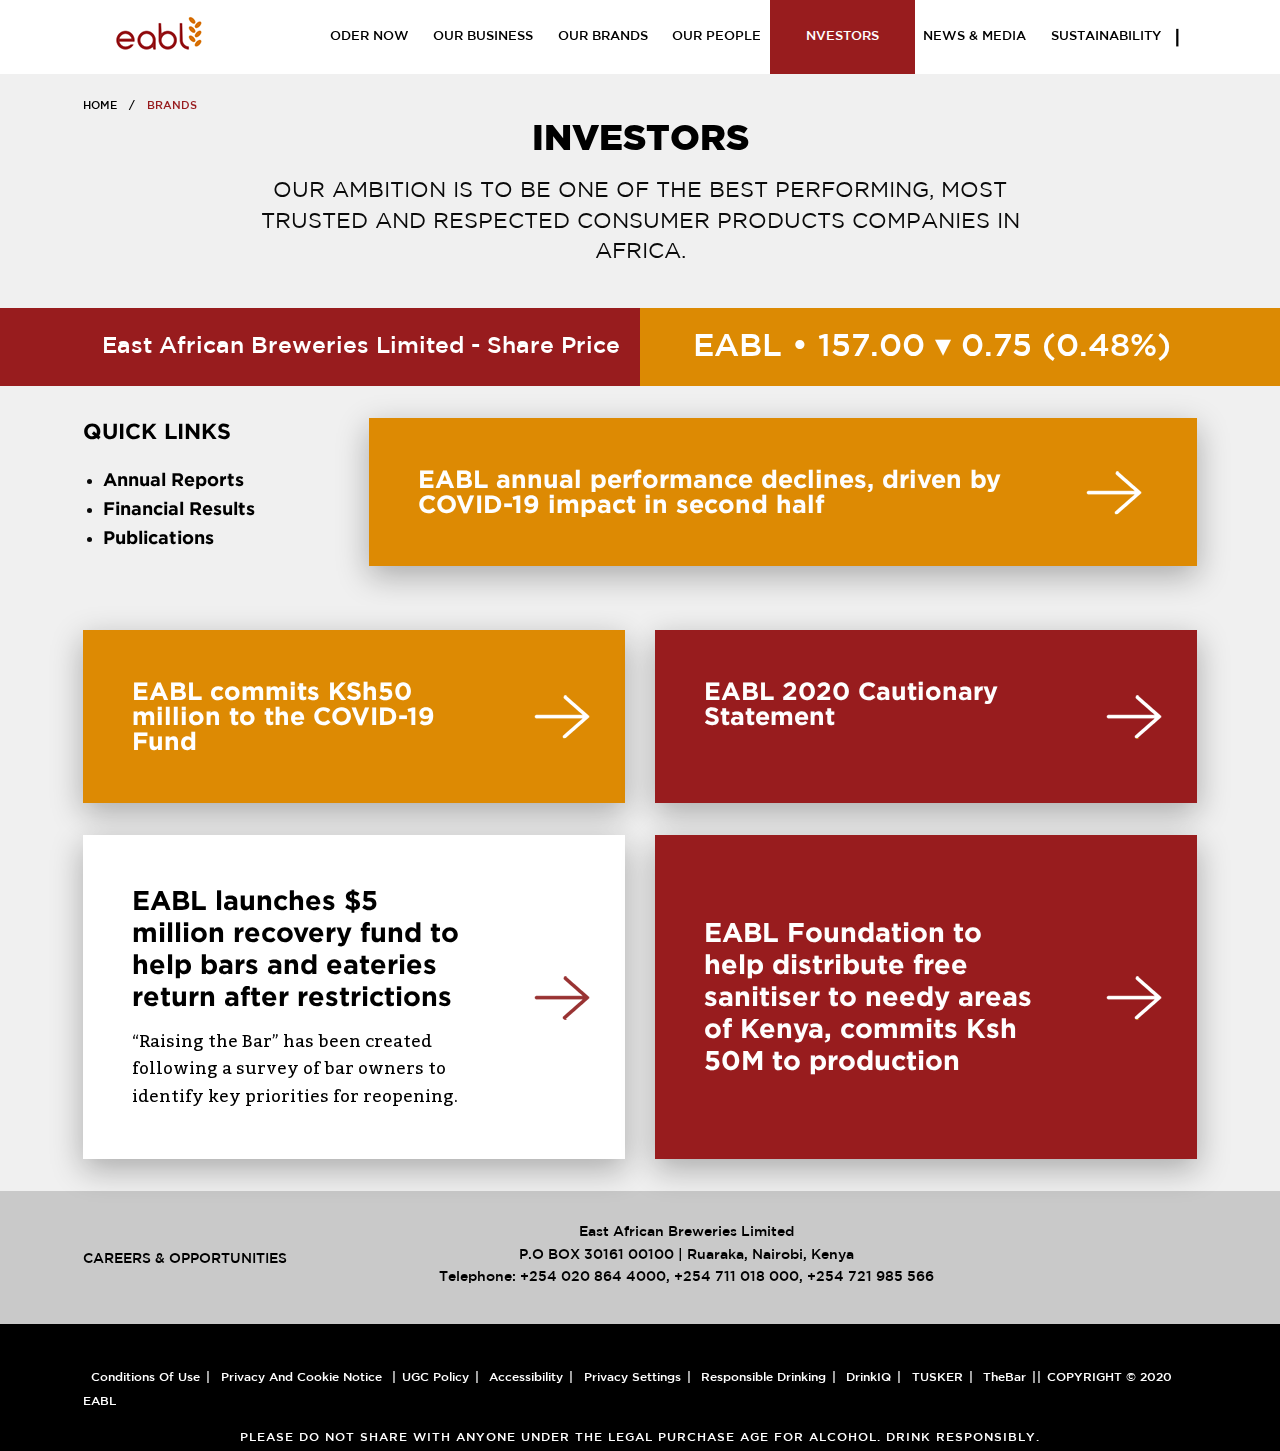
<file: Investor.html>
<!doctype html>
<html class="no-js" lang="en">
  <head>
    <meta charset="utf-8" />
    <meta http-equiv="x-ua-compatible" content="ie=edge">
    <meta name="viewport" content="width=device-width, initial-scale=1.0">
    <title>Our Brands</title>
    <link rel="stylesheet" href="assets/css/foundation.min.css">
    <link rel="stylesheet" href="assets/css/motion-ui.min.css">
    <link rel="stylesheet" href="assets/css/foundation-prototype.css">
    <link rel="stylesheet" href="assets/css/owl.carousel.css">
    <link rel="stylesheet" href="assets/css/app.css">
  </head>
<body>
<div class="off-canvas-wrapper">
  <!---- mobile start nav-->
    <div class="off-canvas position-left" id="offCanvas" data-off-canvas>
      <nav>
        <a href="index.html" class="active">
          oder now
        </a>
        <a href="#">
          OUR BUSINESS
        </a>
        <a href="#">
          OUR BRANDS
        </a>
        <a href="#">
          OUR PEOPLE
        </a>
        <a href="#">
          NVESTORS
        </a>
        <a href="#">
          NEWS & MEDIA
        </a>
        <a href="#">
          SUSTAINABILITY
        </a>
      </nav>
    </div>
    <!---- mobile end nav-->
<div class="off-canvas-content"  data-off-canvas-content>
<!----- header Desktop  start-->
<header class="hide-for-small-only"> 
<div class="grid-x">
  <div class="large-3 medium-3 cell">
    <div class="logo">
      <img  src="./assets/img/logo.png">
    </div>
  </div>
  <div class="large-8  medium-8 cell">
    <nav>
      <a href="index.html">
        oder now
      </a>
      <a href="Our-business.html">
        OUR BUSINESS
      </a>
      <a href="Our-Brands.html">
        OUR BRANDS
      </a>
      <a href="Our-People.html" >
        OUR PEOPLE
      </a>
      <a href="Investor.html" class="active">
        NVESTORS
      </a>
      <a href="News-&-Media.html">
        NEWS & MEDIA
      </a>
      <a href="Sustainability.html">
        SUSTAINABILITY
      </a>
    </nav>
  </div>
  <div class="large-1 medium-1 cell">
    <button type="button" class="button search_icon" data-open="formsearch">
      <i class="fa fa-search" aria-hidden="true"></i>
    </button> <!-- mobile menu icon -->
  </div>
</div>
<div class="grid-container">

</div>
</header><!-----/header Desktop  end-->

<!----- header Mobile  start--> 
<header class="show-for-small-only">
  <div class="grid-x">
    <div class="small-2 cell">
      <button type="button" class="button" data-toggle="offCanvas">
        <i class="fa fa-bars" aria-hidden="true"></i>
      </button> <!-- mobile menu icon -->
    </div>
    <div class="small-8 cell">
      <div class="logo">
        <img  src="./assets/img/logo.png">
      </div>
    </div><!-- logo -->
    <div class="small-2 cell" data-open="formsearch">
      <button type="button" class="button searchmobi">
        <i class="fa fa-search" aria-hidden="true"></i>
      </button> <!-- mobile menu icon -->
    </div><!-- search icon -->
  </div>
</header><!-----/header Mobile  end -->

  <div class="grid-container bodytext-wrapper-inner">
    <ul class="breadcrumbs breadcrumbs-2">
          <li><a href="#">Home</a></li>
          <li>
            <span class="show-for-sr">Current: </span> Brands
          </li>
    </ul>
    <div class="bodytext">
    <h1 class="subheader">
      INVESTORS
    </h1>
    <h2>Our ambition is to be one of the best performing, most trusted and
      respected consumer products companies in AFRICA.</br></br></h2>
  
    </div>
    </div>

<!----- stock  start-->
<div class="stock-wrapper">
  <div class="grid-x  grid-container-full">
  <div class="large-6 small-12 medium-2 cell">
    <h1>East African Breweries Limited - Share Price </h1>
  </div>
  <div class="large-6 small-12 medium-2 cell">
    <h1>EABL • 157.00 ▾ 0.75 (0.48%)</h1>
  </div>
  </div>
  </div>
  <!-----/stock  end-->



<div class="grid-container investor-page-main">
<div class="grid-x grid-padding-x quicklinkswrapper"  data-equalizer="equalheight">
  <div class="large-3 small-12 medium-3 cell">
    <div class="quicklinks-nav"  data-equalizer-watch="equalheight">
<h1 class="subheader">Quick links</h1>
<ul class="quicklinks">
  <li>
    <a href="Annual-Reports.html">Annual Reports</a>
  </li>
  <li>
    <a href="Financial-Result.html">
      Financial Results
    </a>
  </li>
  <li>
    <a href="Annual-Reports.html">Publications</a>
  </li>
</ul>
</div>
  </div>
<div class="large-9 small-12 medium-9 cell" >
  <a href="News-&-Media-Child-Item.html" class="button full-button-width" data-equalizer-watch="equalheight">EABL annual performance declines, driven by COVID-19 impact in second half</a>
  </div>
</div>
  
<div class="grid-x grid-padding-x button-small" data-equalizer="equalheight">
  <div class="large-6 small-12 medium-6 cell">
    <a href="News-&-Media-Child-Item.html" class="button full-button-width" data-equalizer-watch="equalheight">EABL commits KSh50 million to the COVID-19 Fund</a>
  </div>
  <div class="large-6 small-12 medium-6 cell">
    <a href="News-&-Media-Child-Item.html" class="button full-button-width" data-equalizer-watch="equalheight">EABL 2020 Cautionary Statement</a>
  </div>
</div>

<div class="grid-x grid-padding-x button-big" data-equalizer="equalheight">
  <div class="large-6 small-12 medium-6 cell">
    <a href="News-&-Media-Child-Item.html" class="button full-button-width" data-equalizer-watch="equalheight">
      EABL launches $5 million recovery fund to help bars and eateries return after restrictions
      <p>
   “Raising the Bar” has been created following a survey of bar owners to identify key priorities for reopening.     
    </p>
    </a>
  </div>
  <div class="large-6 small-12 medium-6 cell">
    <a href="News-&-Media-Child-Item.html" class="button full-button-width" data-equalizer-watch="equalheight">
      EABL Foundation to help distribute free sanitiser to needy areas of Kenya,
          commits Ksh 50M to production 
    </a>

  </div>
</div>



</div>











<footer class="top">
  <div class="grid-x  grid-container">
    <div class="large-3 small-12 medium-3 cell">
      <a href="index.html" class="active">CAREERS & OPPORTUNITIES</a>
    </div>
    <div class="large-7 small-12 medium-7 cell">
      <p>
        East African Breweries Limited <br> P.O BOX 30161 00100  |  Ruaraka, Nairobi, Kenya <br> Telephone: +254 020 864 4000, +254 711 018 000, +254 721 985 566
      </p>
    </div>
    <div class="large-2 small-12 medium-2 cell">
<div class="social">
  <a target="_blank" href="#" class="color-white">
    <i class="fa fa-facebook" aria-hidden="true"></i>
  </a>
  <a target="_blank" href="#" class="color-white">
    <i class="fa fa-instagram" aria-hidden="true"></i>
</a>
<a target="_blank" href="#" class="color-white">
  <i class="fa fa-twitter" aria-hidden="true"></i>
</a>
<a target="_blank" href="#" class="color-white">
<i class="fa fa-youtube-play" aria-hidden="true"></i>
</a>
</div>
    </div>
  </div>
  </footer><!-----/footer -->

  <footer class="bottom">
    <div class="grid-x  grid-container">
      <div class="large-12 small-12 medium-12 cell">

        <a  href="#" target="_blank" title="">Conditions of Use</a>
        <a  href="#" target="_blank" title="">Privacy and Cookie Notice </a>
        <a  href="#" target="_blank" title="">UGC Policy</a>
        <a  href="#" target="_blank" title="">Accessibility</a>
        <a  href="#" target="_blank" title="">Privacy Settings</a>
        <a  href="#" target="_blank" title="">Responsible Drinking</a>
        <a  href="#" target="_blank" title="">DrinkIQ</a>
        <a  href="#" target="_blank" title="">TUSKER</a>
        <a  href="#" target="_blank" title="">TheBar</a>
        <a  href="#" target="_blank" title="">COPYRIGHT © 2020 EABL</a>
      
<p>
  Please do not share with anyone under the legal purchase age for alcohol. Drink Responsibly.
</p>
      </div>
    </div>
    </footer><!-----/footer -->

  </div><!-----/off-canvas  end-->
</div><!-----/off-canvas-wrapper end-->

<!-----/This Section Contain the search form pop up-->
<div class="reveal" id="formsearch" data-reveal data-close-on-click="true" data-animation-in="spin-in" data-animation-out="spin-out">
<h1 class="subheader">Looking for something?</h1>
 <p>Search and submit</p>     
<div class="grid-x">
 <div class="small-10 cell">
  <input type="text" aria-describedby="Type text">
  </div>
 <div class="small-2 cell">
  <input type="submit" class="button" aria-describedby="submit" value="Search">
</div>
 </div>
 </div>
<!-----/This Section Contain the search form pop up-->

    <script src="assets/js/jquery.js"></script>
    <script src="assets/js/foundation.min.js"></script>
    <script src="assets/js/motion-ui.min.js"></script>
    <script src="assets/js/fontawesome.js"></script>
    <script src="assets/js/ofi.min.js"></script>
    <script src="assets/js/jarallax.js"></script>
    <script src="assets/js/jarallax-video.js"></script>
    <script src="assets/js/owl.carousel.min.js"></script>
    <script src="assets/js/app.js"></script>
</body>
</html>
</file>
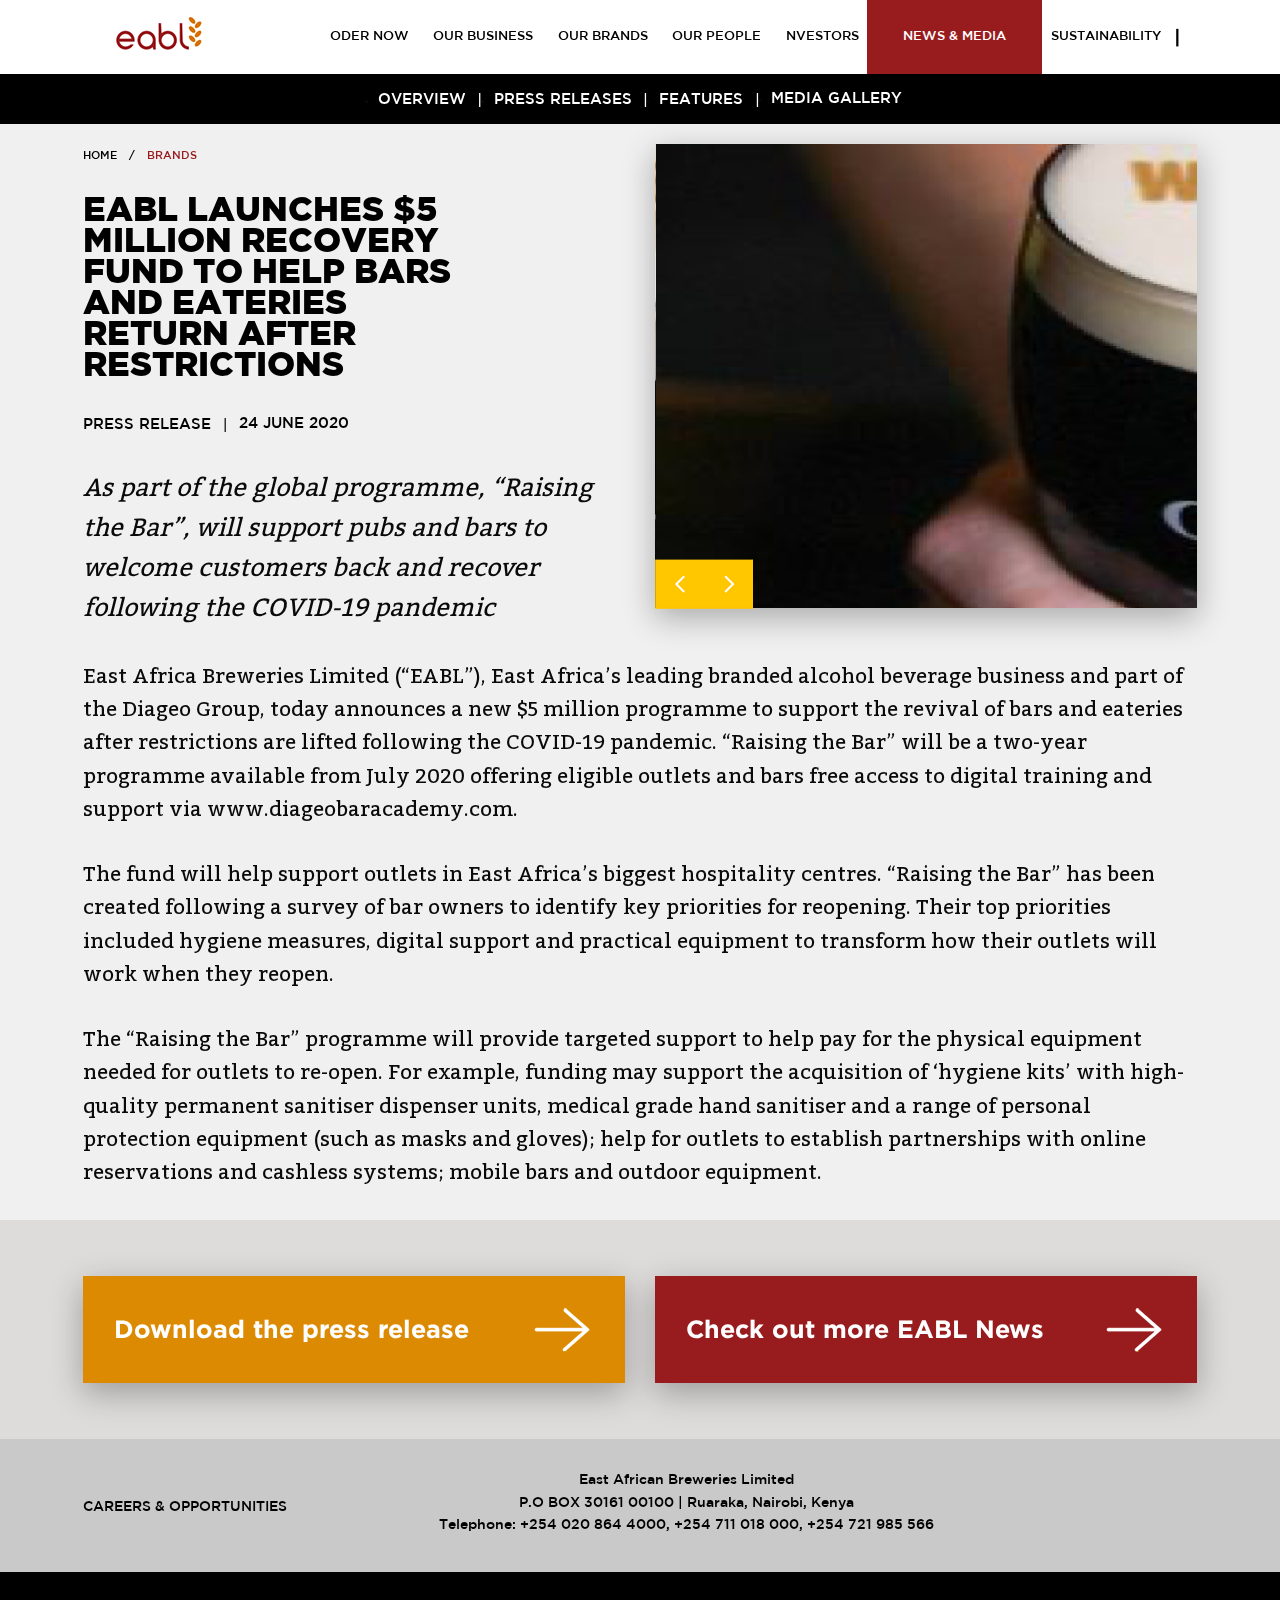
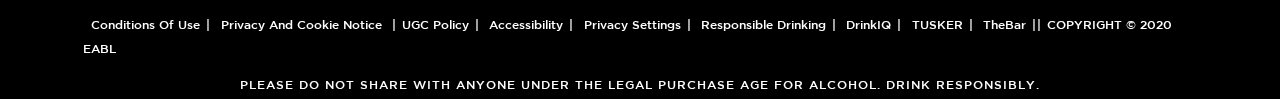
<file: News-&-Media-Child-Item.html>
<!doctype html>
<html class="no-js" lang="en">
  <head>
    <meta charset="utf-8" />
    <meta http-equiv="x-ua-compatible" content="ie=edge">
    <meta name="viewport" content="width=device-width, initial-scale=1.0">
    <title>Our Brands</title>
    <link rel="stylesheet" href="assets/css/foundation.min.css">
    <link rel="stylesheet" href="assets/css/motion-ui.min.css">
    <link rel="stylesheet" href="assets/css/foundation-prototype.css">
    <link rel="stylesheet" href="assets/css/owl.carousel.css">
    <link rel="stylesheet" href="assets/css/app.css">
  </head>
<body>
<div class="off-canvas-wrapper">
  <!---- mobile start nav-->
    <div class="off-canvas position-left" id="offCanvas" data-off-canvas>
      <nav>
        <a href="index.html" class="active">
          oder now
        </a>
        <a href="#">
          OUR BUSINESS
        </a>
        <a href="#">
          OUR BRANDS
        </a>
        <a href="#">
          OUR PEOPLE
        </a>
        <a href="#">
          NVESTORS
        </a>
        <a href="#">
          NEWS & MEDIA
        </a>
        <a href="#">
          SUSTAINABILITY
        </a>
      </nav>
    </div>
    <!---- mobile end nav-->
<div class="off-canvas-content"  data-off-canvas-content>
<!----- header Desktop  start-->
<header class="hide-for-small-only"> 
<div class="grid-x">
  <div class="large-3 medium-3 cell">
    <div class="logo">
      <img  src="./assets/img/logo.png">
    </div>
  </div>
  <div class="large-8  medium-8 cell">
    <nav>
      <a href="index.html">
        oder now
      </a>
      <a href="Our-business.html">
        OUR BUSINESS
      </a>
      <a href="Our-Brands.html">
        OUR BRANDS
      </a>
      <a href="Our-People.html" >
        OUR PEOPLE
      </a>
      <a href="Investor.html">
        NVESTORS
      </a>
      <a href="News-&-Media.html" class="active">
        NEWS & MEDIA
      </a>
      <a href="Sustainability.html">
        SUSTAINABILITY
      </a>
    </nav>
  </div>
  <div class="large-1 medium-1 cell">
    <button type="button" class="button search_icon" data-open="formsearch">
      <i class="fa fa-search" aria-hidden="true"></i>
    </button> <!-- mobile menu icon -->
  </div>
</div>
<div class="grid-container">

</div>
</header><!-----/header Desktop  end-->

<!----- header Mobile  start--> 
<header class="show-for-small-only">
  <div class="grid-x">
    <div class="small-2 cell">
      <button type="button" class="button" data-toggle="offCanvas">
        <i class="fa fa-bars" aria-hidden="true"></i>
      </button> <!-- mobile menu icon -->
    </div>
    <div class="small-8 cell">
      <div class="logo">
        <img  src="./assets/img/logo.png">
      </div>
    </div><!-- logo -->
    <div class="small-2 cell" data-open="formsearch">
      <button type="button" class="button searchmobi">
        <i class="fa fa-search" aria-hidden="true"></i>
      </button> <!-- mobile menu icon -->
    </div><!-- search icon -->
  </div>
</header><!-----/header Mobile  end -->
<div class="breadcrumbs breadcrumbs-1">
  <div class="center">
    <ul>
      <li><a href="#">OVERVIEW</a></li>
      <li><a href="#">Press releases</a></li>
      <li><a href="#">Features</a></li>
      <li><a href="#">Media gallery</a></li>
    </ul>
  </div>
  </div>
<div class="grid-container bodytext-wrapper-inner">

<div class="grid-x grid-padding-x">
  <div class="large-6 small-12 medium-6 cell">
    <ul class="breadcrumbs breadcrumbs-2">
      <li><a href="#">Home</a></li>
      <li>
        <span class="show-for-sr">Current: </span> Brands
      </li>
      </ul>
<h1 class="profile-title">
  EABL launches $5 million recovery fund to help bars and eateries return after restrictions
</h1>
      <div class="breadcrumbs breadcrumbs-3">
          <ul>
            <li><a href="#">PRESS RELEASE</a></li>
            <li><a href="#"> 24 June 2020</a></li>
          </ul>
        </div>



<div class="quote">
<p>        
  As part of the global programme, “Raising the Bar”, will support pubs and bars to welcome customers back and recover following the COVID-19 pandemic
</p>
</div>
</ul>
  </div>
  <div class="large-6 small-12 medium-6 profile-our-people cell">
    <div class="owl-carousel owl-theme carousel-people-inner">

      <div class="jarallax">
        <img src="assets/img/news.png" class="jarallax-img">
      </div>
      <div class="jarallax">
        <img src="assets/img/news.png" class="jarallax-img">
      </div>

    </div><!-----/owl-carousel owl-theme carousel-people-->
  </div>
</div>
  
<p>
  East Africa Breweries Limited (“EABL”), East Africa’s leading branded alcohol beverage business and part of the Diageo Group, today announces a new $5 million programme to support the revival of bars and eateries after restrictions are lifted following the COVID-19 pandemic. “Raising the Bar” will be a two-year programme available from July 2020 offering eligible outlets and bars free access to digital training and support via www.diageobaracademy.com.
</p>
<p>
  The fund will help support outlets in East Africa’s biggest hospitality centres. “Raising the Bar” has been created following a survey of bar owners to identify key priorities for reopening. Their top priorities included hygiene measures, digital support and practical equipment to transform how their outlets will work when they reopen.
</p>
<p>
  The “Raising the Bar” programme will provide targeted support to help pay for the physical equipment needed for outlets to re-open. For example, funding may support the acquisition of ‘hygiene kits’ with high- quality permanent sanitiser dispenser units, medical grade hand sanitiser and a range of personal protection equipment (such as masks and gloves); help for outlets to establish partnerships with online reservations and cashless systems; mobile bars and outdoor equipment.
</p>
</div>




<div class="button-wrapper">
  <div class="grid-container">
    <DIV class="grid-x grid-padding-x inline-buttons">
      <div class="large-6 small-12 medium-6 cell">
        <a href="#" class="button full-button-width">Download the press release</a>
      </div>
      <div class="large-6 small-12 medium-6 cell">
        <a href="Our-Brands.html" class="button full-button-width">Check out more EABL News</a>
      </div>
    </DIV>
  </div>
</div>






<footer class="top">
  <div class="grid-x  grid-container">
    <div class="large-3 small-12 medium-3 cell">
      <a href="index.html" class="active">CAREERS & OPPORTUNITIES</a>
    </div>
    <div class="large-7 small-12 medium-7 cell">
      <p>
        East African Breweries Limited <br> P.O BOX 30161 00100  |  Ruaraka, Nairobi, Kenya <br> Telephone: +254 020 864 4000, +254 711 018 000, +254 721 985 566
      </p>
    </div>
    <div class="large-2 small-12 medium-2 cell">
<div class="social">
  <a target="_blank" href="#" class="color-white">
    <i class="fa fa-facebook" aria-hidden="true"></i>
  </a>
  <a target="_blank" href="#" class="color-white">
    <i class="fa fa-instagram" aria-hidden="true"></i>
</a>
<a target="_blank" href="#" class="color-white">
  <i class="fa fa-twitter" aria-hidden="true"></i>
</a>
<a target="_blank" href="#" class="color-white">
<i class="fa fa-youtube-play" aria-hidden="true"></i>
</a>
</div>
    </div>
  </div>
  </footer><!-----/footer -->

  <footer class="bottom">
    <div class="grid-x  grid-container">
      <div class="large-12 small-12 medium-12 cell">

        <a  href="#" target="_blank" title="">Conditions of Use</a>
        <a  href="#" target="_blank" title="">Privacy and Cookie Notice </a>
        <a  href="#" target="_blank" title="">UGC Policy</a>
        <a  href="#" target="_blank" title="">Accessibility</a>
        <a  href="#" target="_blank" title="">Privacy Settings</a>
        <a  href="#" target="_blank" title="">Responsible Drinking</a>
        <a  href="#" target="_blank" title="">DrinkIQ</a>
        <a  href="#" target="_blank" title="">TUSKER</a>
        <a  href="#" target="_blank" title="">TheBar</a>
        <a  href="#" target="_blank" title="">COPYRIGHT © 2020 EABL</a>
      
<p>
  Please do not share with anyone under the legal purchase age for alcohol. Drink Responsibly.
</p>
      </div>
    </div>
    </footer><!-----/footer -->

  </div><!-----/off-canvas  end-->
</div><!-----/off-canvas-wrapper end-->

<!-----/This Section Contain the search form pop up-->
<div class="reveal" id="formsearch" data-reveal data-close-on-click="true" data-animation-in="spin-in" data-animation-out="spin-out">
<h1 class="subheader">Looking for something?</h1>
 <p>Search and submit</p>     
<div class="grid-x">
 <div class="small-10 cell">
  <input type="text" aria-describedby="Type text">
  </div>
 <div class="small-2 cell">
  <input type="submit" class="button" aria-describedby="submit" value="Search">
</div>
 </div>
 </div>
<!-----/This Section Contain the search form pop up-->

    <script src="assets/js/jquery.js"></script>
    <script src="assets/js/foundation.min.js"></script>
    <script src="assets/js/motion-ui.min.js"></script>
    <script src="assets/js/fontawesome.js"></script>
    <script src="assets/js/ofi.min.js"></script>
    <script src="assets/js/jarallax.js"></script>
    <script src="assets/js/jarallax-video.js"></script>
    <script src="assets/js/owl.carousel.min.js"></script>
    <script src="assets/js/app.js"></script>
</body>
</html>
</file>
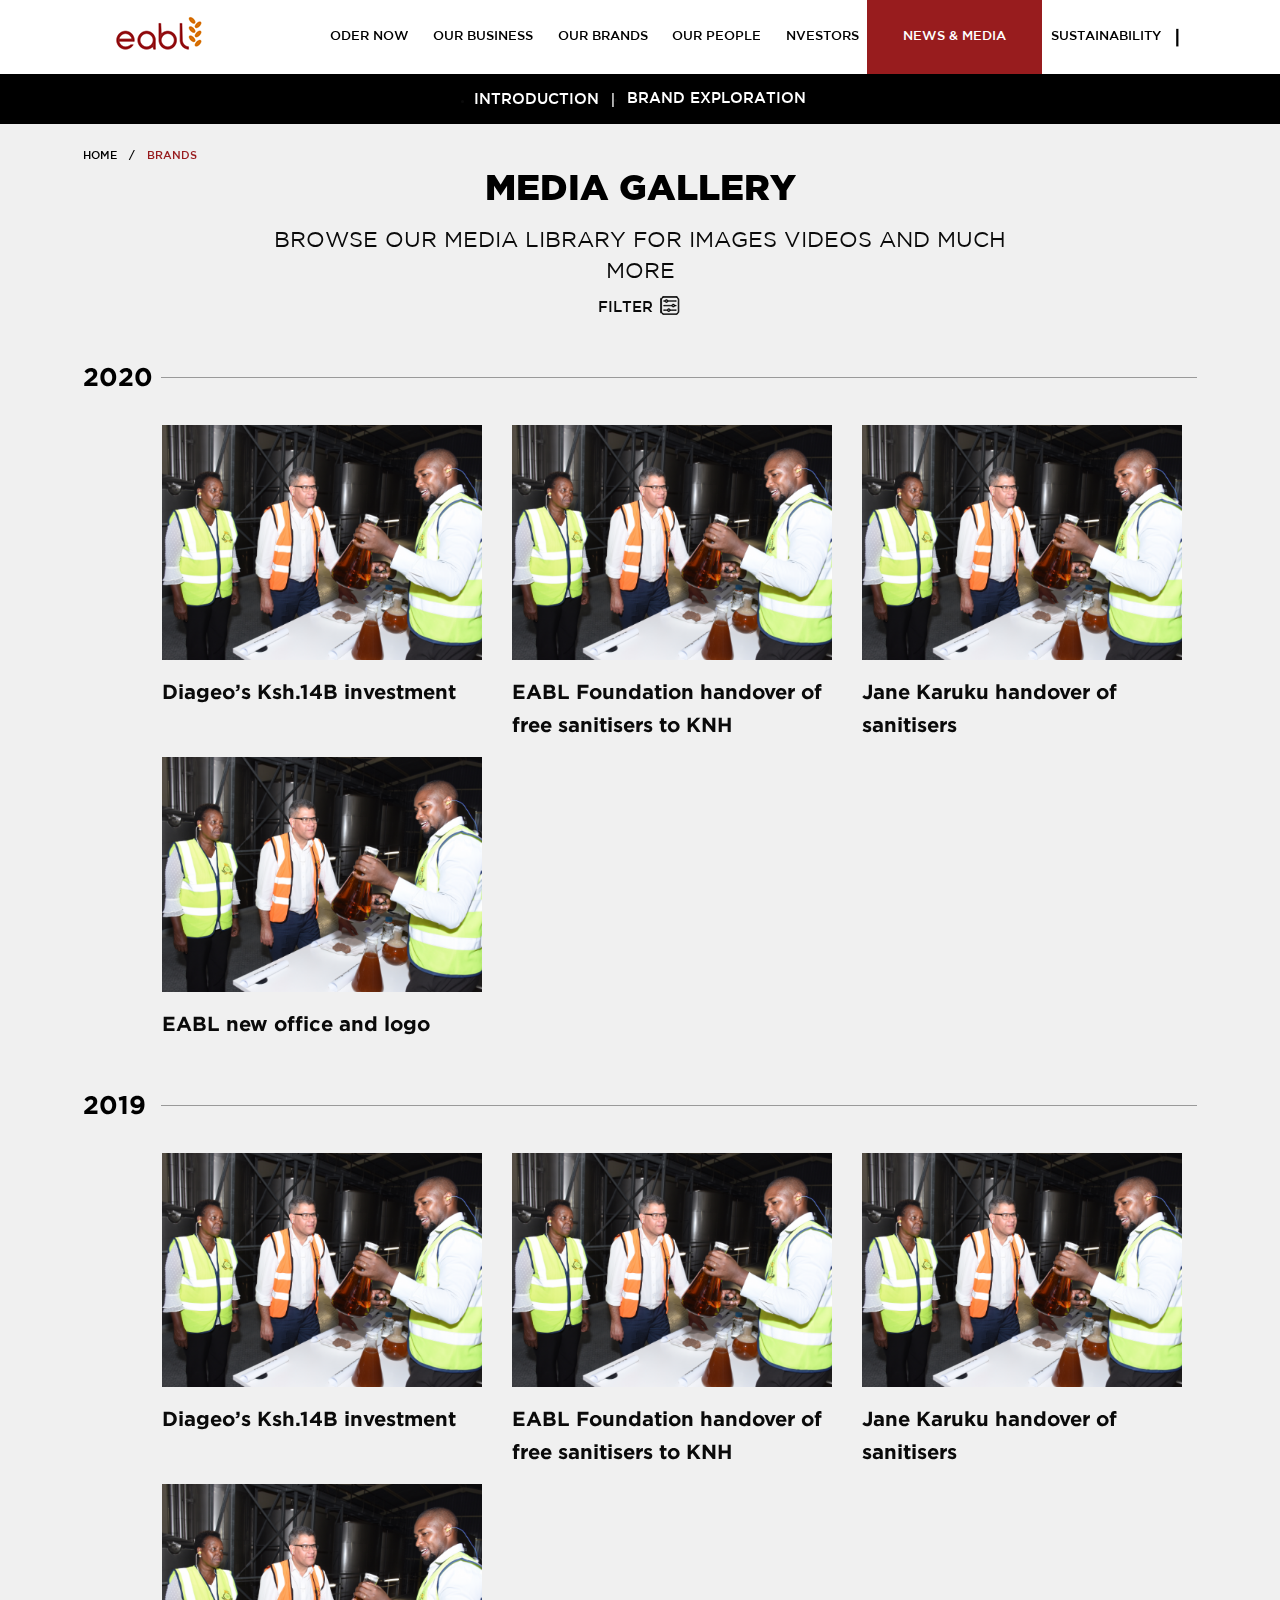
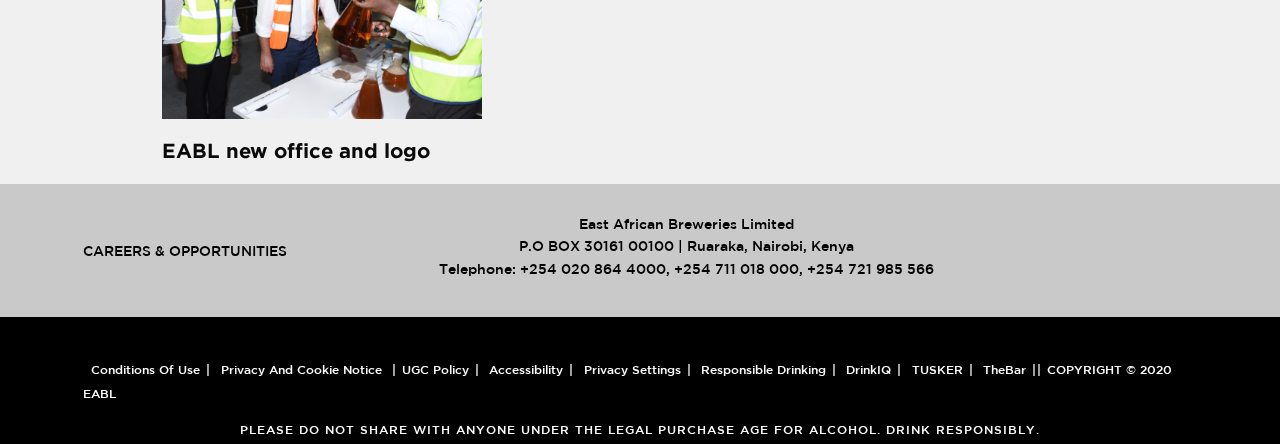
<file: News-&-Media-Media-Gallery.html>
<!doctype html>
<html class="no-js" lang="en">
  <head>
    <meta charset="utf-8" />
    <meta http-equiv="x-ua-compatible" content="ie=edge">
    <meta name="viewport" content="width=device-width, initial-scale=1.0">
    <title>Our Brands</title>
    <link rel="stylesheet" href="assets/css/foundation.min.css">
    <link rel="stylesheet" href="assets/css/motion-ui.min.css">
    <link rel="stylesheet" href="assets/css/foundation-prototype.css">
    <link rel="stylesheet" href="assets/css/owl.carousel.css">
    <link rel="stylesheet" href="assets/css/app.css">
  </head>
<body>
<div class="off-canvas-wrapper">
  <!---- mobile start nav-->
    <div class="off-canvas position-left" id="offCanvas" data-off-canvas>
      <nav>
        <a href="index.html" class="active">
          oder now
        </a>
        <a href="#">
          OUR BUSINESS
        </a>
        <a href="#">
          OUR BRANDS
        </a>
        <a href="#">
          OUR PEOPLE
        </a>
        <a href="#">
          NVESTORS
        </a>
        <a href="#">
          NEWS & MEDIA
        </a>
        <a href="#">
          SUSTAINABILITY
        </a>
      </nav>
    </div>
    <!---- mobile end nav-->
<div class="off-canvas-content"  data-off-canvas-content>
<!----- header Desktop  start-->
<header class="hide-for-small-only"> 
<div class="grid-x">
  <div class="large-3 medium-3 cell">
    <div class="logo">
      <img  src="./assets/img/logo.png">
    </div>
  </div>
  <div class="large-8  medium-8 cell">
    <nav>
      <a href="index.html">
        oder now
      </a>
      <a href="Our-business.html">
        OUR BUSINESS
      </a>
      <a href="Our-Brands.html">
        OUR BRANDS
      </a>
      <a href="Our-People.html" >
        OUR PEOPLE
      </a>
      <a href="Investor.html">
        NVESTORS
      </a>
      <a href="News-&-Media.html" class="active">
        NEWS & MEDIA
      </a>
      <a href="Sustainability.html">
        SUSTAINABILITY
      </a>
    </nav>
  </div>
  <div class="large-1 medium-1 cell">
    <button type="button" class="button search_icon" data-open="formsearch">
      <i class="fa fa-search" aria-hidden="true"></i>
    </button> <!-- mobile menu icon -->
  </div>
</div>
</header><!-----/header Desktop  end-->

<!----- header Mobile  start--> 
<header class="show-for-small-only">
  <div class="grid-x">
    <div class="small-2 cell">
      <button type="button" class="button" data-toggle="offCanvas">
        <i class="fa fa-bars" aria-hidden="true"></i>
      </button> <!-- mobile menu icon -->
    </div>
    <div class="small-8 cell">
      <div class="logo">
        <img  src="./assets/img/logo.png">
      </div>
    </div><!-- logo -->
    <div class="small-2 cell" data-open="formsearch">
      <button type="button" class="button searchmobi">
        <i class="fa fa-search" aria-hidden="true"></i>
      </button> <!-- mobile menu icon -->
    </div><!-- search icon -->
  </div>
</header><!-----/header Mobile  end -->

<div class="breadcrumbs breadcrumbs-1">
<div class="center">
  <ul>
    <li><a href="#">INTRODUCTION</a></li>
    <li><a href="#">BRAND EXPLORATION</a></li>
  </ul>
</div>
</div>
<div class="grid-container bodytext-wrapper-inner">
<ul class="breadcrumbs breadcrumbs-2">
      <li><a href="#">Home</a></li>
      <li>
        <span class="show-for-sr">Current: </span> Brands
      </li>
</ul>
<div class="bodytext">
<h1 class="subheader">
  Media gallery
</h1>
<h2>Browse our media library for images videos and much more</h2>
<span>Filter <img src="assets/img/filter.png"></span>
</div>
</div>


<div class="grid-container media-gallery">
  <h1 class="subheader">2020</h1>
<div class="media-image-holder">
  <div class="grid-x grid-padding-x">
    <div class="large-4 small-12 medium-4 cell">
      <img  src="assets/img/newmedia03.png">
      <p>Diageo’s Ksh.14B investment</p>
    </div>
    <div class="large-4 small-12 medium-4 cell">
      <img  src="assets/img/newmedia03.png">
      <p>EABL Foundation handover
        of free sanitisers to KNH</p>
    </div>
    <div class="large-4 small-12 medium-4 cell">
      <img  src="assets/img/newmedia03.png">
      <p>Jane Karuku handover of
        sanitisers</p>
    </div>
    <div class="large-4 small-12 medium-4 cell">
      <img  src="assets/img/newmedia03.png">
      <p>EABL new office and logo
      </p>
    </div>
  </div>
</div>
<h1 class="subheader">2019</h1>
<div class="media-image-holder">
  <div class="grid-x grid-padding-x">
    <div class="large-4 small-12 medium-4 cell">
      <img  src="assets/img/newmedia03.png">
      <p>Diageo’s Ksh.14B investment</p>
    </div>
    <div class="large-4 small-12 medium-4 cell">
      <img  src="assets/img/newmedia03.png">
      <p>EABL Foundation handover
        of free sanitisers to KNH</p>
    </div>
    <div class="large-4 small-12 medium-4 cell">
      <img  src="assets/img/newmedia03.png">
      <p>Jane Karuku handover of
        sanitisers</p>
    </div>
    <div class="large-4 small-12 medium-4 cell">
      <img  src="assets/img/newmedia03.png">
      <p>EABL new office and logo
      </p>
    </div>
  </div>
</div>
  </div>






<footer class="top">
  <div class="grid-x  grid-container">
    <div class="large-3 small-12 medium-3 cell">
      <a href="index.html" class="active">CAREERS & OPPORTUNITIES</a>
    </div>
    <div class="large-7 small-12 medium-7 cell">
      <p>
        East African Breweries Limited <br> P.O BOX 30161 00100  |  Ruaraka, Nairobi, Kenya <br> Telephone: +254 020 864 4000, +254 711 018 000, +254 721 985 566
      </p>
    </div>
    <div class="large-2 small-12 medium-2 cell">
<div class="social">
  <a target="_blank" href="#" class="color-white">
    <i class="fa fa-facebook" aria-hidden="true"></i>
  </a>
  <a target="_blank" href="#" class="color-white">
    <i class="fa fa-instagram" aria-hidden="true"></i>
</a>
<a target="_blank" href="#" class="color-white">
  <i class="fa fa-twitter" aria-hidden="true"></i>
</a>
<a target="_blank" href="#" class="color-white">
<i class="fa fa-youtube-play" aria-hidden="true"></i>
</a>
</div>
    </div>
  </div>
  </footer><!-----/footer -->

  <footer class="bottom">
    <div class="grid-x  grid-container">
      <div class="large-12 small-12 medium-12 cell">

        <a  href="#" target="_blank" title="">Conditions of Use</a>
        <a  href="#" target="_blank" title="">Privacy and Cookie Notice </a>
        <a  href="#" target="_blank" title="">UGC Policy</a>
        <a  href="#" target="_blank" title="">Accessibility</a>
        <a  href="#" target="_blank" title="">Privacy Settings</a>
        <a  href="#" target="_blank" title="">Responsible Drinking</a>
        <a  href="#" target="_blank" title="">DrinkIQ</a>
        <a  href="#" target="_blank" title="">TUSKER</a>
        <a  href="#" target="_blank" title="">TheBar</a>
        <a  href="#" target="_blank" title="">COPYRIGHT © 2020 EABL</a>
      
<p>
  Please do not share with anyone under the legal purchase age for alcohol. Drink Responsibly.
</p>
      </div>
    </div>
    </footer><!-----/footer -->

  </div><!-----/off-canvas  end-->
</div><!-----/off-canvas-wrapper end-->

<!-----/This Section Contain the search form pop up-->
<div class="reveal" id="formsearch" data-reveal data-close-on-click="true" data-animation-in="spin-in" data-animation-out="spin-out">
<h1 class="subheader">Looking for something?</h1>
 <p>Search and submit</p>     
<div class="grid-x">
 <div class="small-10 cell">
  <input type="text" aria-describedby="Type text">
  </div>
 <div class="small-2 cell">
  <input type="submit" class="button" aria-describedby="submit" value="Search">
</div>
 </div>
 </div>
<!-----/This Section Contain the search form pop up-->

    <script src="assets/js/jquery.js"></script>
    <script src="assets/js/foundation.min.js"></script>
    <script src="assets/js/motion-ui.min.js"></script>
    <script src="assets/js/fontawesome.js"></script>
    <script src="assets/js/ofi.min.js"></script>
    <script src="assets/js/jarallax.js"></script>
    <script src="assets/js/jarallax-video.js"></script>
    <script src="assets/js/owl.carousel.min.js"></script>
    <script src="assets/js/app.js"></script>
</body>
</html>
</file>
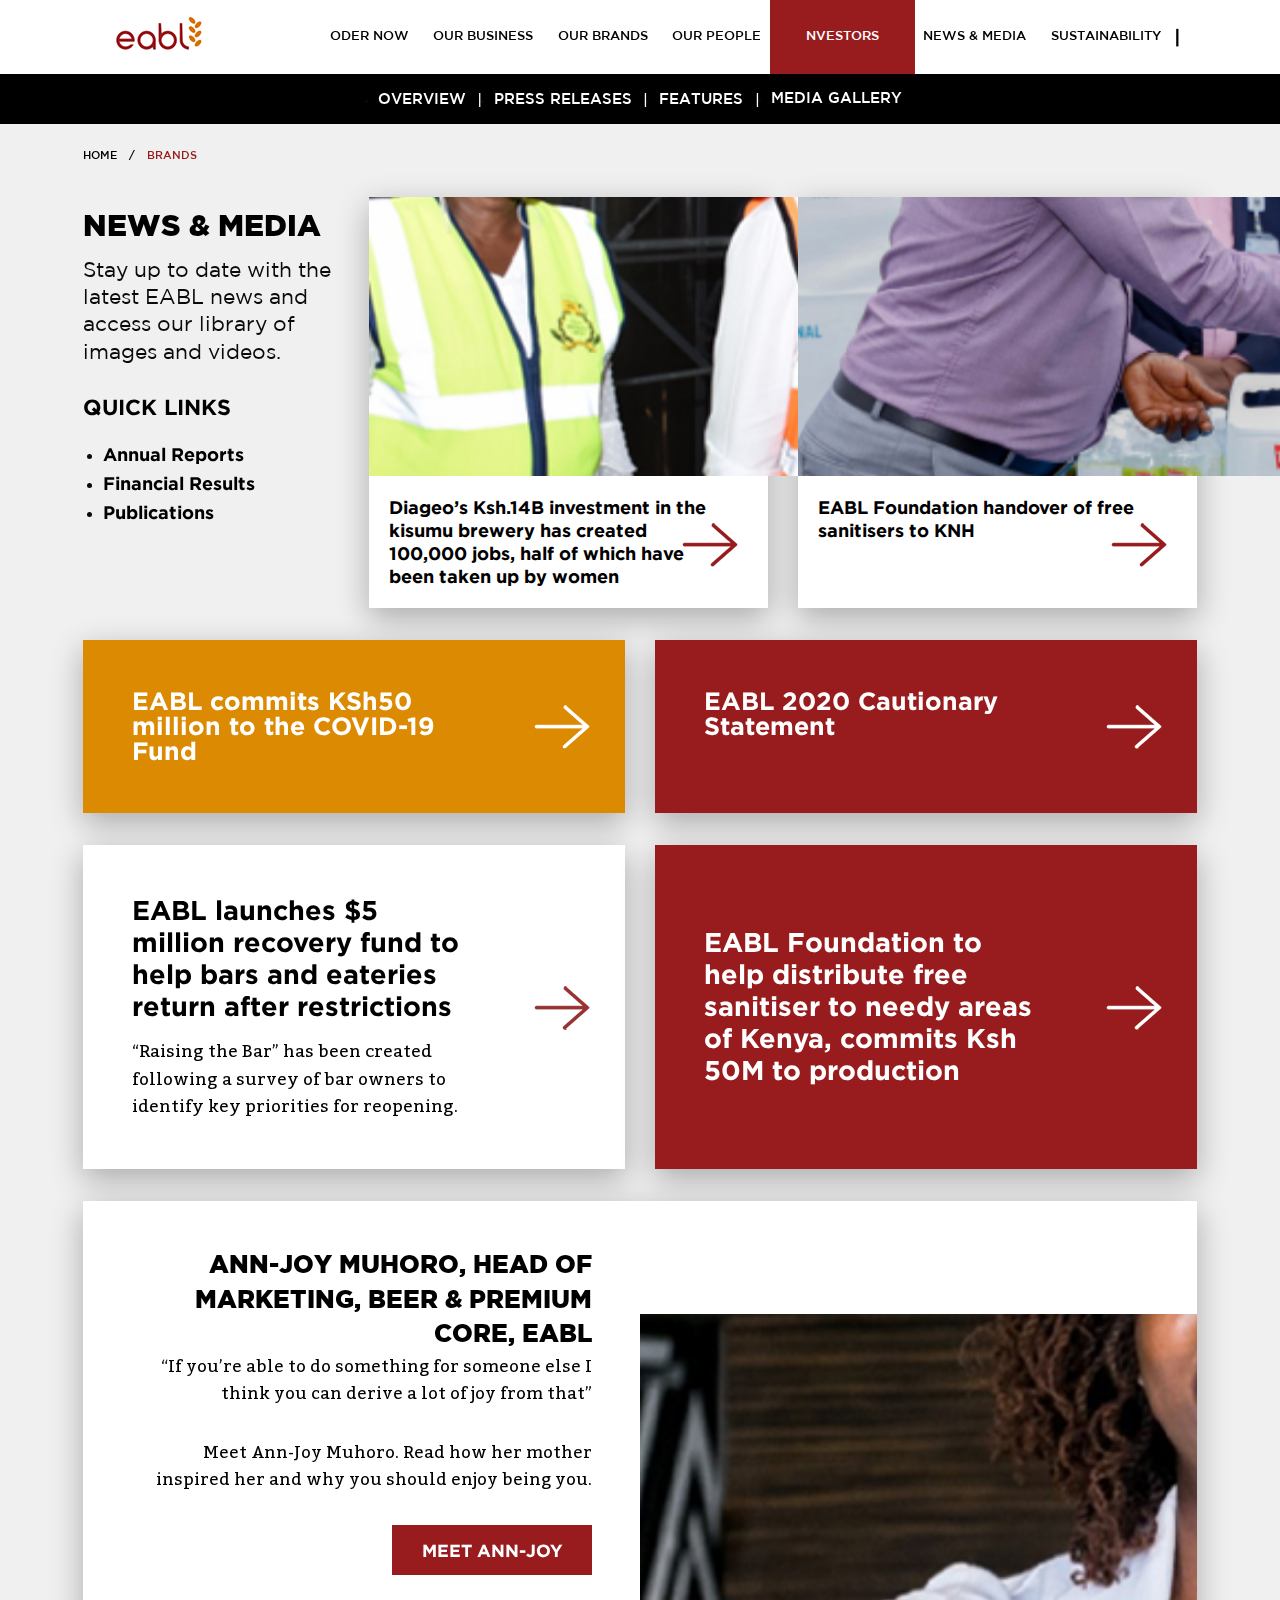
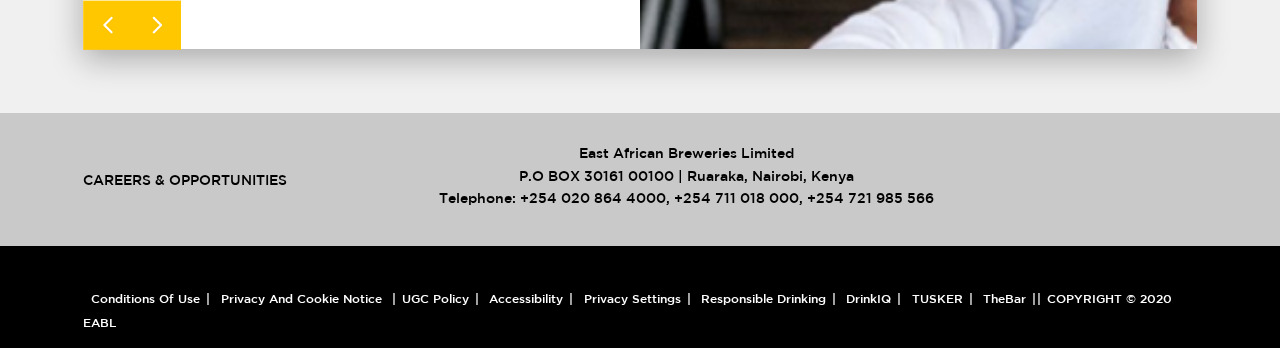
<file: News-&-Media.html>
<!doctype html>
<html class="no-js" lang="en">
  <head>
    <meta charset="utf-8" />
    <meta http-equiv="x-ua-compatible" content="ie=edge">
    <meta name="viewport" content="width=device-width, initial-scale=1.0">
    <title>Our Brands</title>
    <link rel="stylesheet" href="assets/css/foundation.min.css">
    <link rel="stylesheet" href="assets/css/motion-ui.min.css">
    <link rel="stylesheet" href="assets/css/foundation-prototype.css">
    <link rel="stylesheet" href="assets/css/owl.carousel.css">
    <link rel="stylesheet" href="assets/css/app.css">
  </head>
<body>
<div class="off-canvas-wrapper">
  <!---- mobile start nav-->
    <div class="off-canvas position-left" id="offCanvas" data-off-canvas>
      <nav>
        <a href="index.html" class="active">
          oder now
        </a>
        <a href="#">
          OUR BUSINESS
        </a>
        <a href="#">
          OUR BRANDS
        </a>
        <a href="#">
          OUR PEOPLE
        </a>
        <a href="#">
          NVESTORS
        </a>
        <a href="#">
          NEWS & MEDIA
        </a>
        <a href="#">
          SUSTAINABILITY
        </a>
      </nav>
    </div>
    <!---- mobile end nav-->
<div class="off-canvas-content"  data-off-canvas-content>
<!----- header Desktop  start-->
<header class="hide-for-small-only"> 
<div class="grid-x">
  <div class="large-3 medium-3 cell">
    <div class="logo">
      <img  src="./assets/img/logo.png">
    </div>
  </div>
  <div class="large-8  medium-8 cell">
    <nav>
      <a href="index.html">
        oder now
      </a>
      <a href="Our-business.html">
        OUR BUSINESS
      </a>
      <a href="Our-Brands.html">
        OUR BRANDS
      </a>
      <a href="Our-People.html" >
        OUR PEOPLE
      </a>
      <a href="Investor.html" class="active">
        NVESTORS
      </a>
      <a href="News-&-Media.html">
        NEWS & MEDIA
      </a>
      <a href="Sustainability.html">
        SUSTAINABILITY
      </a>
    </nav>
  </div>
  <div class="large-1 medium-1 cell">
    <button type="button" class="button search_icon" data-open="formsearch">
      <i class="fa fa-search" aria-hidden="true"></i>
    </button> <!-- mobile menu icon -->
  </div>
</div>
<div class="grid-container">

</div>
</header><!-----/header Desktop  end-->

<!----- header Mobile  start--> 
<header class="show-for-small-only">
  <div class="grid-x">
    <div class="small-2 cell">
      <button type="button" class="button" data-toggle="offCanvas">
        <i class="fa fa-bars" aria-hidden="true"></i>
      </button> <!-- mobile menu icon -->
    </div>
    <div class="small-8 cell">
      <div class="logo">
        <img  src="./assets/img/logo.png">
      </div>
    </div><!-- logo -->
    <div class="small-2 cell" data-open="formsearch">
      <button type="button" class="button searchmobi">
        <i class="fa fa-search" aria-hidden="true"></i>
      </button> <!-- mobile menu icon -->
    </div><!-- search icon -->
  </div>
</header><!-----/header Mobile  end -->

<div class="breadcrumbs breadcrumbs-1">
  <div class="center">
    <ul>
      <li><a href="#">OVERVIEW</a></li>
      <li><a href="#">Press releases</a></li>
      <li><a href="#">Features</a></li>
      <li><a href="#">Media gallery</a></li>
    </ul>
  </div>
  </div><!-----/breadcrumbs-1  end -->

  <div class="grid-container bodytext-wrapper-inner">
    <ul class="breadcrumbs breadcrumbs-2">
          <li><a href="#">Home</a></li>
          <li>
            <span class="show-for-sr">Current: </span> Brands
          </li>
    </ul>
    </div>





<div class="grid-container investor-page-main">
<div class="grid-x grid-padding-x quicklinkswrapper"  data-equalizer="equalheight">
  <div class="large-3 small-12 medium-3 cell">
<div class="quicklinks-nav"  data-equalizer-watch="equalheight">
  <h1 class="profile-title">
    News &amp; MEDIA
  </h1>
  <p>
    Stay up to date with the latest EABL news and access our library of images and videos.
    <br><br>
  </p>
<h1 class="subheader">Quick links</h1>
<ul class="quicklinks">
  <li>
    <a href="Annual-Reports.html">Annual Reports</a>
  </li>
  <li>
    <a href="Financial-Result.html">
      Financial Results
    </a>
  </li>
  <li>
    <a href="Annual-Reports.html">Publications</a>
  </li>
</ul>
</div>
  </div><!-----large-3------>
<div class="large-9 small-12 medium-9 cell" >
  <div class="grid-padding-x grid-x" data-equalizer="equalheight">
    <div class="large-6 small-12 medium-6 cell">
      <div class="panel panel02">
        <div class="jarallax">
          <img  src="assets/img/8.jpg" class="jarallax-img">
        </div>
        <a href="#" data-equalizer-watch="equalheight-01">
          Diageo’s Ksh.14B investment in the kisumu brewery has created 100,000 jobs, half of which have been taken up by women      </a>
      </div>
    </div>
    <div class="large-6 small-12 medium-6 cell">
      <div class="panel panel02">
        <div class="jarallax">
          <img  src="assets/img/9.jpg" class="jarallax-img">
        </div>
        <a href="#" data-equalizer-watch="equalheight-01">
          EABL Foundation handover of free sanitisers to KNH
        </a>
      </div>
    </div>
  </div>
</div><!----large-9------>
</div><!------grid--->
  
<div class="grid-x grid-padding-x button-small" data-equalizer="equalheight">
  <div class="large-6 small-12 medium-6 cell">
    <a href="News-&-Media-Child-Item.html" class="button full-button-width" data-equalizer-watch="equalheight">EABL commits KSh50 million to the COVID-19 Fund</a>
  </div>
  <div class="large-6 small-12 medium-6 cell">
    <a href="News-&-Media-Child-Item.html" class="button full-button-width" data-equalizer-watch="equalheight">EABL 2020 Cautionary Statement</a>
  </div>
</div>

<div class="grid-x grid-padding-x button-big" data-equalizer="equalheight">
  <div class="large-6 small-12 medium-6 cell">
    <a href="News-&-Media-Child-Item.html" class="button full-button-width" data-equalizer-watch="equalheight">
      EABL launches $5 million recovery fund to help bars and eateries return after restrictions
      <p>
   “Raising the Bar” has been created following a survey of bar owners to identify key priorities for reopening.     
    </p>
    </a>
  </div>
  <div class="large-6 small-12 medium-6 cell">
    <a href="News-&-Media-Child-Item.html" class="button full-button-width" data-equalizer-watch="equalheight">
      EABL Foundation to help distribute free sanitiser to needy areas of Kenya,
          commits Ksh 50M to production 
    </a>

  </div>
</div>


<div class="owl-carousel owl-theme carousel-people">
  <div class="panel active">
    <div class="grid-x">
      <div class="large-6 small-12 medium-6 large-order-1 medium-order-1 small-order-2  cell">
        <div class="bodytextwrapper">
          <h1 class="subheader">Ann-Joy Muhoro, Head of Marketing, Beer & Premium Core, EABL</h1>
          <p>
            “If you’re able to do something for someone else I think you can derive a lot of joy from that”
          </p>
          <p>
            Meet Ann-Joy Muhoro. Read how her mother inspired her and why you should enjoy being you.          </p>
          <a href="#" class="button">MEET ANN-JOY</a>
        </div>
        </div>
        
      <div class="large-6 small-12 medium-6 large-order-2 medium-order-2 small-order-1 cell">
        <div class="jarallax">
          <img src="assets/img/10.jpg" class="jarallax-img">
        </div>
      </div>
  </div>
  </div><!-----/panel  active-->
  <div class="panel">
    <div class="grid-x">
      <div class="large-6 small-12 medium-6 large-order-1 medium-order-1 small-order-2  cell">
        <div class="bodytextwrapper">
          <h1 class="subheader">Ann-Joy Muhoro, Head of Marketing, Beer & Premium Core, EABL</h1>
          <p>
            “If you’re able to do something for someone else I think you can derive a lot of joy from that”
          </p>
          <p>
            Meet Ann-Joy Muhoro. Read how her mother inspired her and why you should enjoy being you.          </p>
          <a href="#" class="button">MEET ANN-JOY</a>
        </div>
        </div>
        
      <div class="large-6 small-12 medium-6 large-order-2 medium-order-2 small-order-1 cell">
        <div class="jarallax">
          <img src="assets/img/10.jpg" class="jarallax-img">
        </div>
      </div>
  </div>
  </div><!-----/panel  -->
</div><!-----/owl-carousel owl-theme carousel-people-->


</div><!-----/grid-container investor-page-main-->











<footer class="top">
  <div class="grid-x  grid-container">
    <div class="large-3 small-12 medium-3 cell">
      <a href="index.html" class="active">CAREERS & OPPORTUNITIES</a>
    </div>
    <div class="large-7 small-12 medium-7 cell">
      <p>
        East African Breweries Limited <br> P.O BOX 30161 00100  |  Ruaraka, Nairobi, Kenya <br> Telephone: +254 020 864 4000, +254 711 018 000, +254 721 985 566
      </p>
    </div>
    <div class="large-2 small-12 medium-2 cell">
<div class="social">
  <a target="_blank" href="#" class="color-white">
    <i class="fa fa-facebook" aria-hidden="true"></i>
  </a>
  <a target="_blank" href="#" class="color-white">
    <i class="fa fa-instagram" aria-hidden="true"></i>
</a>
<a target="_blank" href="#" class="color-white">
  <i class="fa fa-twitter" aria-hidden="true"></i>
</a>
<a target="_blank" href="#" class="color-white">
<i class="fa fa-youtube-play" aria-hidden="true"></i>
</a>
</div>
    </div>
  </div>
  </footer><!-----/footer -->

  <footer class="bottom">
    <div class="grid-x  grid-container">
      <div class="large-12 small-12 medium-12 cell">

        <a  href="#" target="_blank" title="">Conditions of Use</a>
        <a  href="#" target="_blank" title="">Privacy and Cookie Notice </a>
        <a  href="#" target="_blank" title="">UGC Policy</a>
        <a  href="#" target="_blank" title="">Accessibility</a>
        <a  href="#" target="_blank" title="">Privacy Settings</a>
        <a  href="#" target="_blank" title="">Responsible Drinking</a>
        <a  href="#" target="_blank" title="">DrinkIQ</a>
        <a  href="#" target="_blank" title="">TUSKER</a>
        <a  href="#" target="_blank" title="">TheBar</a>
        <a  href="#" target="_blank" title="">COPYRIGHT © 2020 EABL</a>
      
<p>
  Please do not share with anyone under the legal purchase age for alcohol. Drink Responsibly.
</p>
      </div>
    </div>
    </footer><!-----/footer -->

  </div><!-----/off-canvas  end-->
</div><!-----/off-canvas-wrapper end-->

<!-----/This Section Contain the search form pop up-->
<div class="reveal" id="formsearch" data-reveal data-close-on-click="true" data-animation-in="spin-in" data-animation-out="spin-out">
<h1 class="subheader">Looking for something?</h1>
 <p>Search and submit</p>     
<div class="grid-x">
 <div class="small-10 cell">
  <input type="text" aria-describedby="Type text">
  </div>
 <div class="small-2 cell">
  <input type="submit" class="button" aria-describedby="submit" value="Search">
</div>
 </div>
 </div>
<!-----/This Section Contain the search form pop up-->

    <script src="assets/js/jquery.js"></script>
    <script src="assets/js/foundation.min.js"></script>
    <script src="assets/js/motion-ui.min.js"></script>
    <script src="assets/js/fontawesome.js"></script>
    <script src="assets/js/ofi.min.js"></script>
    <script src="assets/js/jarallax.js"></script>
    <script src="assets/js/jarallax-video.js"></script>
    <script src="assets/js/owl.carousel.min.js"></script>
    <script src="assets/js/app.js"></script>
</body>
</html>
</file>
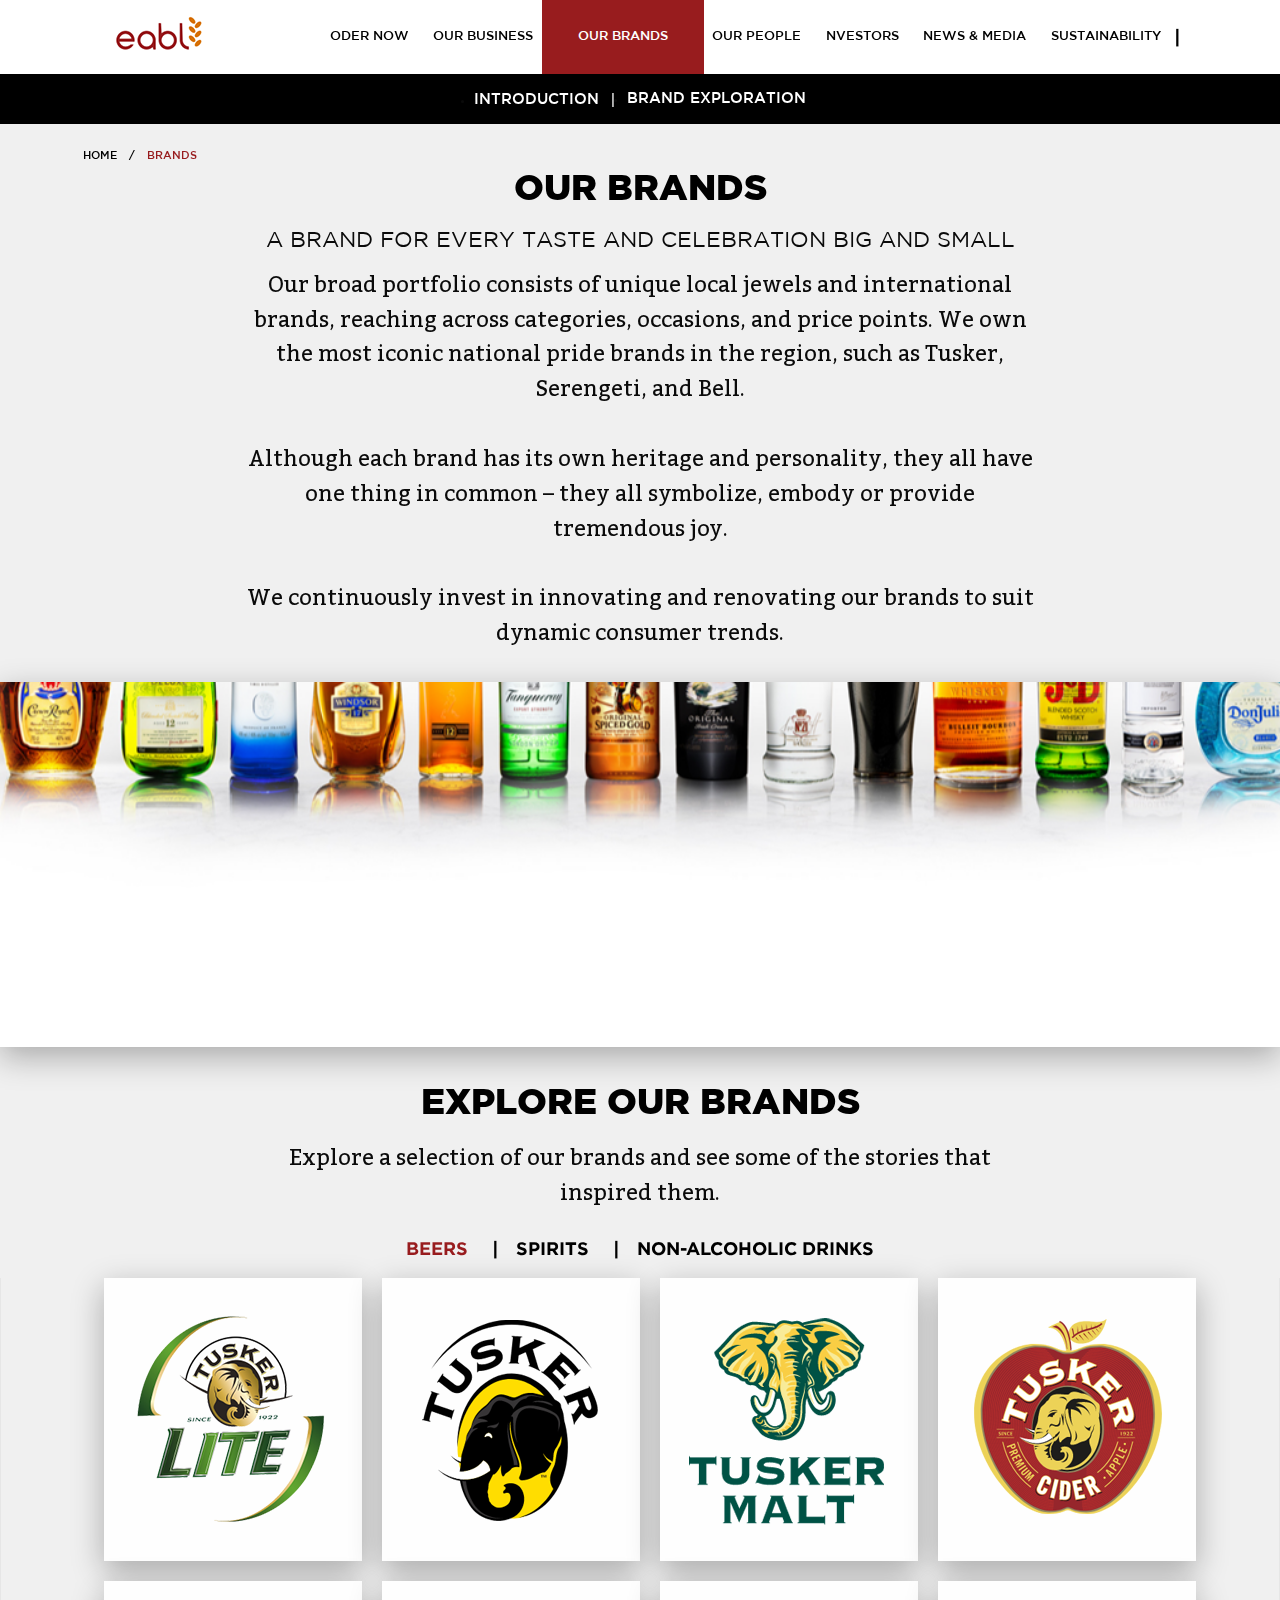
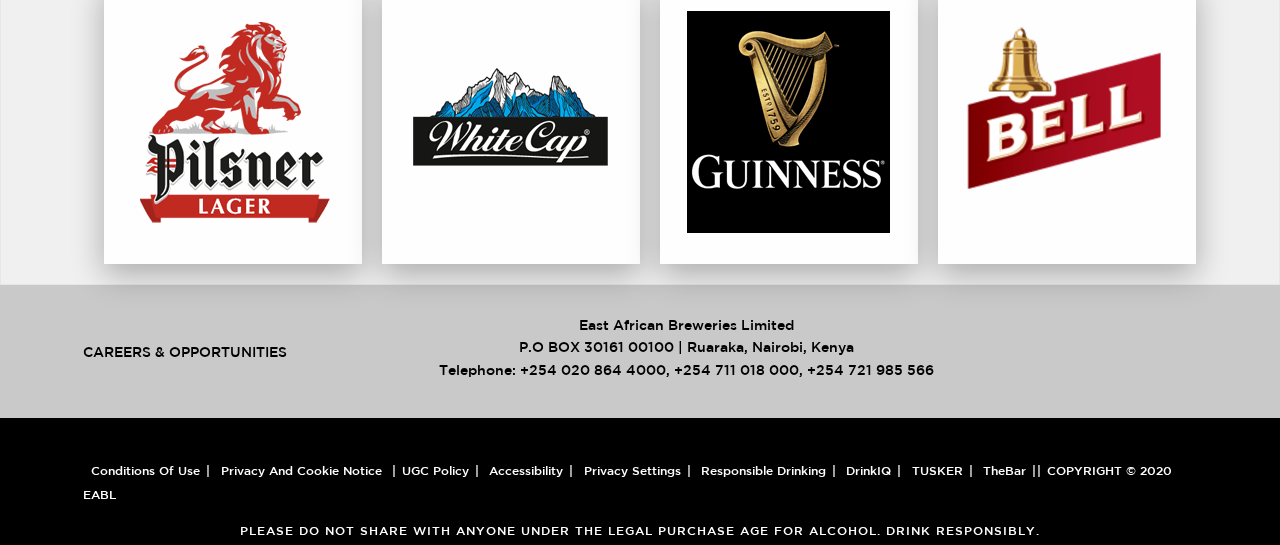
<file: Our-Brands.html>
<!doctype html>
<html class="no-js" lang="en">
  <head>
    <meta charset="utf-8" />
    <meta http-equiv="x-ua-compatible" content="ie=edge">
    <meta name="viewport" content="width=device-width, initial-scale=1.0">
    <title>Our Brands</title>
    <link rel="stylesheet" href="assets/css/foundation.min.css">
    <link rel="stylesheet" href="assets/css/motion-ui.min.css">
    <link rel="stylesheet" href="assets/css/foundation-prototype.css">
    <link rel="stylesheet" href="assets/css/owl.carousel.css">
    <link rel="stylesheet" href="assets/css/app.css">
  </head>
<body>
<div class="off-canvas-wrapper">
  <!---- mobile start nav-->
    <div class="off-canvas position-left" id="offCanvas" data-off-canvas>
      <nav>
        <a href="index.html" class="active">
          oder now
        </a>
        <a href="#">
          OUR BUSINESS
        </a>
        <a href="#">
          OUR BRANDS
        </a>
        <a href="#">
          OUR PEOPLE
        </a>
        <a href="#">
          NVESTORS
        </a>
        <a href="#">
          NEWS & MEDIA
        </a>
        <a href="#">
          SUSTAINABILITY
        </a>
      </nav>
    </div>
    <!---- mobile end nav-->
<div class="off-canvas-content"  data-off-canvas-content>
<!----- header Desktop  start-->
<header class="hide-for-small-only"> 
<div class="grid-x">
  <div class="large-3 medium-3 cell">
    <div class="logo">
      <img  src="./assets/img/logo.png">
    </div>
  </div>
  <div class="large-8  medium-8 cell">
    <nav>
      <a href="index.html">
        oder now
      </a>
      <a href="Our-business.html">
        OUR BUSINESS
      </a>
      <a href="Our-Brands.html" class="active">
        OUR BRANDS
      </a>
      <a href="Our-People.html" >
        OUR PEOPLE
      </a>
      <a href="Investor.html">
        NVESTORS
      </a>
      <a href="News-&-Media.html">
        NEWS & MEDIA
      </a>
      <a href="Sustainability.html">
        SUSTAINABILITY
      </a>
    </nav>
  </div>
  <div class="large-1 medium-1 cell">
    <button type="button" class="button search_icon" data-open="formsearch">
      <i class="fa fa-search" aria-hidden="true"></i>
    </button> <!-- mobile menu icon -->
  </div>
</div>
</header><!-----/header Desktop  end-->

<!----- header Mobile  start--> 
<header class="show-for-small-only">
  <div class="grid-x">
    <div class="small-2 cell">
      <button type="button" class="button" data-toggle="offCanvas">
        <i class="fa fa-bars" aria-hidden="true"></i>
      </button> <!-- mobile menu icon -->
    </div>
    <div class="small-8 cell">
      <div class="logo">
        <img  src="./assets/img/logo.png">
      </div>
    </div><!-- logo -->
    <div class="small-2 cell" data-open="formsearch">
      <button type="button" class="button searchmobi">
        <i class="fa fa-search" aria-hidden="true"></i>
      </button> <!-- mobile menu icon -->
    </div><!-- search icon -->
  </div>
</header><!-----/header Mobile  end -->

<div class="breadcrumbs breadcrumbs-1">
<div class="center">
  <ul>
    <li><a data-smooth-scroll href="#INTRODUCTION">INTRODUCTION</a></li>
    <li><a  data-smooth-scroll href="#BRAND-EXPLORATION">BRAND EXPLORATION</a></li>
  </ul>
</div>
</div>
<div class="grid-container bodytext-wrapper-inner" id="INTRODUCTION">
<ul class="breadcrumbs breadcrumbs-2">
      <li><a href="#">Home</a></li>
      <li>
        <span class="show-for-sr">Current: </span> Brands
      </li>
</ul>
<div class="bodytext">
<h1 class="subheader">
  OUR BRANDS
</h1>
<h2>A brand for every taste and celebration big and small</h2>
<p>
  Our broad portfolio consists of unique local jewels and international brands, reaching across categories, occasions, and price points. We own the most iconic national pride brands in the region, such as Tusker, Serengeti, and Bell. 
</br></br>
  Although each brand has its own heritage and personality, they all have one thing in common – they all symbolize, embody or provide tremendous joy. 
</br></br>
  We continuously invest in innovating and renovating our brands to suit dynamic consumer trends.
</p>
</div>
</div>

<div class="brands-main-image">
<div class="jarallax">
  <img src="assets/img/brandmain.png" class="jarallax-img">
</div>
</div>


<div class="grid-container bodytext-wrapper-inner" id="BRAND-EXPLORATION">
  <div class="bodytext">
  <h1 class="subheader">
    EXPLORE OUR BRANDS
  </h1>
  <p>
    Explore a selection of our brands and see some of the stories that inspired them.
  </p>

  </div>
  </div>

  <ul class="tabs" data-responsive-accordion-tabs="tabs small-accordion large-tabs" id="example-tabs">
    <li class="tabs-title is-active"><a href="#BEERS" aria-selected="true">BEERS</a></li>
    <li class="tabs-title"><a href="#SPIRITS">SPIRITS</a></li>
    <li class="tabs-title"><a href="#NON-ALCOHOLIC-DRINKS">NON-ALCOHOLIC DRINKS</a></li>
  </ul>

  
  <div class="tabs-content brand-tabs" data-tabs-content="example-tabs">
<div class="tabs-panel is-active" id="BEERS">

  <div class="grid-x grid-container">
    <div class="large-3 small-12 medium-3 cell">
      <div  class="panel-image">
        <a href="#" class="accordionheader">
       
          <img src="assets/img/brand2.png">
     
      </a>
      </div>
      <div class="accordioncontent owl-carousel owl-theme owl-inner-carousel" style="display: block !important;">
        <diiv class="grid-x grid-padding-x grid-container active">
          <div class="large-3 small-12 medium-3 cell">
           <img src="assets/img/Tusker_Bottle.png">
          </div>
          <div class="large-9 small-12 medium-9 cell">
            <a href="#" class="closebutton">
              <i class="fa fa-times" aria-hidden="true"></i>
            </a>
             <h1 class="subheader">
               TUSKER LAGER
             </h1>
             <p>
               Refresh your roots. The name TUSKER came about as a memorial following the death of George Hurst a co-founder of Kenya Breweries Ltd who was killed by an elephant during a hunting expedition in 1922. The brand has since grown to be EABL’s flagship brand. 
             </p>
             <p>
              TUSKER is brewed from 100% African ingredients that are all locally sourced; the barley is from the Savannah and the Maasai Mara, the spring water is from the Aberdare Mountains and all the yeast is developed locally which means that you feel closely connected to the brand’s origins and roots. Tusker is available in a 500ml bottle, 330/500ml can & 30/50-litre Keg.

             </p>
           <h2>Visit our partner websites below and make an order today</h2>
             <a href="#" class="button">learn more</a>
             <ul class="grid-x partner-wrapper">
              <li class="large-2 small-2 medium-2 cell">
                 <a href="#">
                  <img src="assets/img/partner1.png">
                 </a>
               </li>
               <li class="large-2 small-2 medium-2 cell">
                <a href="#">
                 <img src="assets/img/partner2.png">
                </a>
              </li>
              <li class="large-2 small-2 medium-2 cell">
                <a href="#">
                 <img src="assets/img/partner3.png">
                </a>
              </li>
              <li class="large-2 small-2 medium-2 cell">
                <a href="#">
                 <img src="assets/img/partner4.png">
                </a>
              </li>
              <li class="large-2 small-2 medium-2 cell">
               <a href="#">
                <img src="assets/img/partner5.png">
               </a>
             </li>
             <li class="large-2 small-2 medium-2 cell">
               <a href="#">
                <img src="assets/img/partner6.png">
               </a>
             </li>
             </ul>
          </div>
        </diiv>
        <diiv class="grid-x grid-padding-x grid-container">
          <div class="large-3 small-12 medium-3 cell">
           <img src="assets/img/Tusker_Bottle.png">
          </div>
          <div class="large-9 small-12 medium-9 cell">
            <a href="#" class="closebutton">
              <i class="fa fa-times" aria-hidden="true"></i>
            </a>
             <h1 class="subheader">
               TUSKER LAGER
             </h1>
             <p>
               Refresh your roots. The name TUSKER came about as a memorial following the death of George Hurst a co-founder of Kenya Breweries Ltd who was killed by an elephant during a hunting expedition in 1922. The brand has since grown to be EABL’s flagship brand. 
             </p>
             <p>
              TUSKER is brewed from 100% African ingredients that are all locally sourced; the barley is from the Savannah and the Maasai Mara, the spring water is from the Aberdare Mountains and all the yeast is developed locally which means that you feel closely connected to the brand’s origins and roots. Tusker is available in a 500ml bottle, 330/500ml can & 30/50-litre Keg.

             </p>
           <h2>Visit our partner websites below and make an order today</h2>
             <a href="#" class="button">learn more</a>
             <ul class="grid-x partner-wrapper">
              <li class="large-2 small-2 medium-2 cell">
                 <a href="#">
                  <img src="assets/img/partner1.png">
                 </a>
               </li>
               <li class="large-2 small-2 medium-2 cell">
                <a href="#">
                 <img src="assets/img/partner2.png">
                </a>
              </li>
              <li class="large-2 small-2 medium-2 cell">
                <a href="#">
                 <img src="assets/img/partner3.png">
                </a>
              </li>
              <li class="large-2 small-2 medium-2 cell">
                <a href="#">
                 <img src="assets/img/partner4.png">
                </a>
              </li>
              <li class="large-2 small-2 medium-2 cell">
               <a href="#">
                <img src="assets/img/partner5.png">
               </a>
             </li>
             <li class="large-2 small-2 medium-2 cell">
               <a href="#">
                <img src="assets/img/partner6.png">
               </a>
             </li>
             </ul>
          </div>
        </diiv>
      </div>
    </div>
    <div class="large-3 small-12 medium-3 cell">
      <div  class="panel-image">
        <a href="#" class="accordionheader">
        <img src="assets/img/brand3.png" >
      </a>
      </div>
      <div class="accordioncontent owl-carousel owl-theme owl-inner-carousel" style="display: block !important;">
        <diiv class="grid-x grid-padding-x grid-container active">
          <div class="large-3 small-12 medium-3 cell">
           <img src="assets/img/Tusker_Bottle.png">
          </div>
          <div class="large-9 small-12 medium-9 cell">
            <a href="#" class="closebutton">
              <i class="fa fa-times" aria-hidden="true"></i>
            </a>
             <h1 class="subheader">
               TUSKER LAGER
             </h1>
             <p>
               Refresh your roots. The name TUSKER came about as a memorial following the death of George Hurst a co-founder of Kenya Breweries Ltd who was killed by an elephant during a hunting expedition in 1922. The brand has since grown to be EABL’s flagship brand. 
             </p>
             <p>
              TUSKER is brewed from 100% African ingredients that are all locally sourced; the barley is from the Savannah and the Maasai Mara, the spring water is from the Aberdare Mountains and all the yeast is developed locally which means that you feel closely connected to the brand’s origins and roots. Tusker is available in a 500ml bottle, 330/500ml can & 30/50-litre Keg.

             </p>
           <h2>Visit our partner websites below and make an order today</h2>
             <a href="#" class="button">learn more</a>
             <ul class="grid-x partner-wrapper">
              <li class="large-2 small-2 medium-2 cell">
                 <a href="#">
                  <img src="assets/img/partner1.png">
                 </a>
               </li>
               <li class="large-2 small-2 medium-2 cell">
                <a href="#">
                 <img src="assets/img/partner2.png">
                </a>
              </li>
              <li class="large-2 small-2 medium-2 cell">
                <a href="#">
                 <img src="assets/img/partner3.png">
                </a>
              </li>
              <li class="large-2 small-2 medium-2 cell">
                <a href="#">
                 <img src="assets/img/partner4.png">
                </a>
              </li>
              <li class="large-2 small-2 medium-2 cell">
               <a href="#">
                <img src="assets/img/partner5.png">
               </a>
             </li>
             <li class="large-2 small-2 medium-2 cell">
               <a href="#">
                <img src="assets/img/partner6.png">
               </a>
             </li>
             </ul>
          </div>
        </diiv>
        <diiv class="grid-x grid-padding-x grid-container">
          <div class="large-3 small-12 medium-3 cell">
           <img src="assets/img/Tusker_Bottle.png">
          </div>
          <div class="large-9 small-12 medium-9 cell">
            <a href="#" class="closebutton">
              <i class="fa fa-times" aria-hidden="true"></i>
            </a>
             <h1 class="subheader">
               TUSKER LAGER
             </h1>
             <p>
               Refresh your roots. The name TUSKER came about as a memorial following the death of George Hurst a co-founder of Kenya Breweries Ltd who was killed by an elephant during a hunting expedition in 1922. The brand has since grown to be EABL’s flagship brand. 
             </p>
             <p>
              TUSKER is brewed from 100% African ingredients that are all locally sourced; the barley is from the Savannah and the Maasai Mara, the spring water is from the Aberdare Mountains and all the yeast is developed locally which means that you feel closely connected to the brand’s origins and roots. Tusker is available in a 500ml bottle, 330/500ml can & 30/50-litre Keg.

             </p>
           <h2>Visit our partner websites below and make an order today</h2>
             <a href="#" class="button">learn more</a>
             <ul class="grid-x partner-wrapper">
              <li class="large-2 small-2 medium-2 cell">
                 <a href="#">
                  <img src="assets/img/partner1.png">
                 </a>
               </li>
               <li class="large-2 small-2 medium-2 cell">
                <a href="#">
                 <img src="assets/img/partner2.png">
                </a>
              </li>
              <li class="large-2 small-2 medium-2 cell">
                <a href="#">
                 <img src="assets/img/partner3.png">
                </a>
              </li>
              <li class="large-2 small-2 medium-2 cell">
                <a href="#">
                 <img src="assets/img/partner4.png">
                </a>
              </li>
              <li class="large-2 small-2 medium-2 cell">
               <a href="#">
                <img src="assets/img/partner5.png">
               </a>
             </li>
             <li class="large-2 small-2 medium-2 cell">
               <a href="#">
                <img src="assets/img/partner6.png">
               </a>
             </li>
             </ul>
          </div>
        </diiv>
      </div>
    </div>

    <div class="large-3 small-12 medium-3 cell">
      <div  class="panel-image">
        <a href="#" class="accordionheader">
        <img src="assets/img/brand4.png" >
      </a>
      </div>
      <div class="accordioncontent owl-carousel owl-theme owl-inner-carousel" style="display: block !important;">
        <diiv class="grid-x grid-padding-x grid-container active">
          <div class="large-3 small-12 medium-3 cell">
           <img src="assets/img/Tusker_Bottle.png">
          </div>
          <div class="large-9 small-12 medium-9 cell">
            <a href="#" class="closebutton">
              <i class="fa fa-times" aria-hidden="true"></i>
            </a>
             <h1 class="subheader">
               TUSKER LAGER
             </h1>
             <p>
               Refresh your roots. The name TUSKER came about as a memorial following the death of George Hurst a co-founder of Kenya Breweries Ltd who was killed by an elephant during a hunting expedition in 1922. The brand has since grown to be EABL’s flagship brand. 
             </p>
             <p>
              TUSKER is brewed from 100% African ingredients that are all locally sourced; the barley is from the Savannah and the Maasai Mara, the spring water is from the Aberdare Mountains and all the yeast is developed locally which means that you feel closely connected to the brand’s origins and roots. Tusker is available in a 500ml bottle, 330/500ml can & 30/50-litre Keg.

             </p>
           <h2>Visit our partner websites below and make an order today</h2>
             <a href="#" class="button">learn more</a>
             <ul class="grid-x partner-wrapper">
              <li class="large-2 small-2 medium-2 cell">
                 <a href="#">
                  <img src="assets/img/partner1.png">
                 </a>
               </li>
               <li class="large-2 small-2 medium-2 cell">
                <a href="#">
                 <img src="assets/img/partner2.png">
                </a>
              </li>
              <li class="large-2 small-2 medium-2 cell">
                <a href="#">
                 <img src="assets/img/partner3.png">
                </a>
              </li>
              <li class="large-2 small-2 medium-2 cell">
                <a href="#">
                 <img src="assets/img/partner4.png">
                </a>
              </li>
              <li class="large-2 small-2 medium-2 cell">
               <a href="#">
                <img src="assets/img/partner5.png">
               </a>
             </li>
             <li class="large-2 small-2 medium-2 cell">
               <a href="#">
                <img src="assets/img/partner6.png">
               </a>
             </li>
             </ul>
          </div>
        </diiv>
        <diiv class="grid-x grid-padding-x grid-container">
          <div class="large-3 small-12 medium-3 cell">
           <img src="assets/img/Tusker_Bottle.png">
          </div>
          <div class="large-9 small-12 medium-9 cell">
            <a href="#" class="closebutton">
              <i class="fa fa-times" aria-hidden="true"></i>
            </a>
             <h1 class="subheader">
               TUSKER LAGER
             </h1>
             <p>
               Refresh your roots. The name TUSKER came about as a memorial following the death of George Hurst a co-founder of Kenya Breweries Ltd who was killed by an elephant during a hunting expedition in 1922. The brand has since grown to be EABL’s flagship brand. 
             </p>
             <p>
              TUSKER is brewed from 100% African ingredients that are all locally sourced; the barley is from the Savannah and the Maasai Mara, the spring water is from the Aberdare Mountains and all the yeast is developed locally which means that you feel closely connected to the brand’s origins and roots. Tusker is available in a 500ml bottle, 330/500ml can & 30/50-litre Keg.

             </p>
           <h2>Visit our partner websites below and make an order today</h2>
             <a href="#" class="button">learn more</a>
             <ul class="grid-x partner-wrapper">
              <li class="large-2 small-2 medium-2 cell">
                 <a href="#">
                  <img src="assets/img/partner1.png">
                 </a>
               </li>
               <li class="large-2 small-2 medium-2 cell">
                <a href="#">
                 <img src="assets/img/partner2.png">
                </a>
              </li>
              <li class="large-2 small-2 medium-2 cell">
                <a href="#">
                 <img src="assets/img/partner3.png">
                </a>
              </li>
              <li class="large-2 small-2 medium-2 cell">
                <a href="#">
                 <img src="assets/img/partner4.png">
                </a>
              </li>
              <li class="large-2 small-2 medium-2 cell">
               <a href="#">
                <img src="assets/img/partner5.png">
               </a>
             </li>
             <li class="large-2 small-2 medium-2 cell">
               <a href="#">
                <img src="assets/img/partner6.png">
               </a>
             </li>
             </ul>
          </div>
        </diiv>
      </div>
    </div>

    <div class="large-3 small-12 medium-3 cell">
      <div  class="panel-image">
        <a href="#" class="accordionheader">
        <img src="assets/img/brand5.png" >
      </a>
      </div>
      <div class="accordioncontent owl-carousel owl-theme owl-inner-carousel" style="display: block !important;">
        <diiv class="grid-x grid-padding-x grid-container active">
          <div class="large-3 small-12 medium-3 cell">
           <img src="assets/img/Tusker_Bottle.png">
          </div>
          <div class="large-9 small-12 medium-9 cell">
            <a href="#" class="closebutton">
              <i class="fa fa-times" aria-hidden="true"></i>
            </a>
             <h1 class="subheader">
               TUSKER LAGER
             </h1>
             <p>
               Refresh your roots. The name TUSKER came about as a memorial following the death of George Hurst a co-founder of Kenya Breweries Ltd who was killed by an elephant during a hunting expedition in 1922. The brand has since grown to be EABL’s flagship brand. 
             </p>
             <p>
              TUSKER is brewed from 100% African ingredients that are all locally sourced; the barley is from the Savannah and the Maasai Mara, the spring water is from the Aberdare Mountains and all the yeast is developed locally which means that you feel closely connected to the brand’s origins and roots. Tusker is available in a 500ml bottle, 330/500ml can & 30/50-litre Keg.

             </p>
           <h2>Visit our partner websites below and make an order today</h2>
             <a href="#" class="button">learn more</a>
             <ul class="grid-x partner-wrapper">
              <li class="large-2 small-2 medium-2 cell">
                 <a href="#">
                  <img src="assets/img/partner1.png">
                 </a>
               </li>
               <li class="large-2 small-2 medium-2 cell">
                <a href="#">
                 <img src="assets/img/partner2.png">
                </a>
              </li>
              <li class="large-2 small-2 medium-2 cell">
                <a href="#">
                 <img src="assets/img/partner3.png">
                </a>
              </li>
              <li class="large-2 small-2 medium-2 cell">
                <a href="#">
                 <img src="assets/img/partner4.png">
                </a>
              </li>
              <li class="large-2 small-2 medium-2 cell">
               <a href="#">
                <img src="assets/img/partner5.png">
               </a>
             </li>
             <li class="large-2 small-2 medium-2 cell">
               <a href="#">
                <img src="assets/img/partner6.png">
               </a>
             </li>
             </ul>
          </div>
        </diiv>
        <diiv class="grid-x grid-padding-x grid-container">
          <div class="large-3 small-12 medium-3 cell">
           <img src="assets/img/Tusker_Bottle.png">
          </div>
          <div class="large-9 small-12 medium-9 cell">
            <a href="#" class="closebutton">
              <i class="fa fa-times" aria-hidden="true"></i>
            </a>
             <h1 class="subheader">
               TUSKER LAGER
             </h1>
             <p>
               Refresh your roots. The name TUSKER came about as a memorial following the death of George Hurst a co-founder of Kenya Breweries Ltd who was killed by an elephant during a hunting expedition in 1922. The brand has since grown to be EABL’s flagship brand. 
             </p>
             <p>
              TUSKER is brewed from 100% African ingredients that are all locally sourced; the barley is from the Savannah and the Maasai Mara, the spring water is from the Aberdare Mountains and all the yeast is developed locally which means that you feel closely connected to the brand’s origins and roots. Tusker is available in a 500ml bottle, 330/500ml can & 30/50-litre Keg.

             </p>
           <h2>Visit our partner websites below and make an order today</h2>
             <a href="#" class="button">learn more</a>
             <ul class="grid-x partner-wrapper">
              <li class="large-2 small-2 medium-2 cell">
                 <a href="#">
                  <img src="assets/img/partner1.png">
                 </a>
               </li>
               <li class="large-2 small-2 medium-2 cell">
                <a href="#">
                 <img src="assets/img/partner2.png">
                </a>
              </li>
              <li class="large-2 small-2 medium-2 cell">
                <a href="#">
                 <img src="assets/img/partner3.png">
                </a>
              </li>
              <li class="large-2 small-2 medium-2 cell">
                <a href="#">
                 <img src="assets/img/partner4.png">
                </a>
              </li>
              <li class="large-2 small-2 medium-2 cell">
               <a href="#">
                <img src="assets/img/partner5.png">
               </a>
             </li>
             <li class="large-2 small-2 medium-2 cell">
               <a href="#">
                <img src="assets/img/partner6.png">
               </a>
             </li>
             </ul>
          </div>
        </diiv>
      </div>
    </div>

    <div class="large-3 small-12 medium-3 cell">
      <div  class="panel-image">
        <a href="#" class="accordionheader">
        <img src="assets/img/brand6.png" >
      </a>
      </div>
      <div class="accordioncontent owl-carousel owl-theme owl-inner-carousel" style="display: block !important;">
        <diiv class="grid-x grid-padding-x grid-container active">
          <div class="large-3 small-12 medium-3 cell">
           <img src="assets/img/Tusker_Bottle.png">
          </div>
          <div class="large-9 small-12 medium-9 cell">
            <a href="#" class="closebutton">
              <i class="fa fa-times" aria-hidden="true"></i>
            </a>
             <h1 class="subheader">
               TUSKER LAGER
             </h1>
             <p>
               Refresh your roots. The name TUSKER came about as a memorial following the death of George Hurst a co-founder of Kenya Breweries Ltd who was killed by an elephant during a hunting expedition in 1922. The brand has since grown to be EABL’s flagship brand. 
             </p>
             <p>
              TUSKER is brewed from 100% African ingredients that are all locally sourced; the barley is from the Savannah and the Maasai Mara, the spring water is from the Aberdare Mountains and all the yeast is developed locally which means that you feel closely connected to the brand’s origins and roots. Tusker is available in a 500ml bottle, 330/500ml can & 30/50-litre Keg.

             </p>
           <h2>Visit our partner websites below and make an order today</h2>
             <a href="#" class="button">learn more</a>
             <ul class="grid-x partner-wrapper">
              <li class="large-2 small-2 medium-2 cell">
                 <a href="#">
                  <img src="assets/img/partner1.png">
                 </a>
               </li>
               <li class="large-2 small-2 medium-2 cell">
                <a href="#">
                 <img src="assets/img/partner2.png">
                </a>
              </li>
              <li class="large-2 small-2 medium-2 cell">
                <a href="#">
                 <img src="assets/img/partner3.png">
                </a>
              </li>
              <li class="large-2 small-2 medium-2 cell">
                <a href="#">
                 <img src="assets/img/partner4.png">
                </a>
              </li>
              <li class="large-2 small-2 medium-2 cell">
               <a href="#">
                <img src="assets/img/partner5.png">
               </a>
             </li>
             <li class="large-2 small-2 medium-2 cell">
               <a href="#">
                <img src="assets/img/partner6.png">
               </a>
             </li>
             </ul>
          </div>
        </diiv>
        <diiv class="grid-x grid-padding-x grid-container">
          <div class="large-3 small-12 medium-3 cell">
           <img src="assets/img/Tusker_Bottle.png">
          </div>
          <div class="large-9 small-12 medium-9 cell">
            <a href="#" class="closebutton">
              <i class="fa fa-times" aria-hidden="true"></i>
            </a>
             <h1 class="subheader">
               TUSKER LAGER
             </h1>
             <p>
               Refresh your roots. The name TUSKER came about as a memorial following the death of George Hurst a co-founder of Kenya Breweries Ltd who was killed by an elephant during a hunting expedition in 1922. The brand has since grown to be EABL’s flagship brand. 
             </p>
             <p>
              TUSKER is brewed from 100% African ingredients that are all locally sourced; the barley is from the Savannah and the Maasai Mara, the spring water is from the Aberdare Mountains and all the yeast is developed locally which means that you feel closely connected to the brand’s origins and roots. Tusker is available in a 500ml bottle, 330/500ml can & 30/50-litre Keg.

             </p>
           <h2>Visit our partner websites below and make an order today</h2>
             <a href="#" class="button">learn more</a>
             <ul class="grid-x partner-wrapper">
              <li class="large-2 small-2 medium-2 cell">
                 <a href="#">
                  <img src="assets/img/partner1.png">
                 </a>
               </li>
               <li class="large-2 small-2 medium-2 cell">
                <a href="#">
                 <img src="assets/img/partner2.png">
                </a>
              </li>
              <li class="large-2 small-2 medium-2 cell">
                <a href="#">
                 <img src="assets/img/partner3.png">
                </a>
              </li>
              <li class="large-2 small-2 medium-2 cell">
                <a href="#">
                 <img src="assets/img/partner4.png">
                </a>
              </li>
              <li class="large-2 small-2 medium-2 cell">
               <a href="#">
                <img src="assets/img/partner5.png">
               </a>
             </li>
             <li class="large-2 small-2 medium-2 cell">
               <a href="#">
                <img src="assets/img/partner6.png">
               </a>
             </li>
             </ul>
          </div>
        </diiv>
      </div>
    </div>

    <div class="large-3 small-12 medium-3 cell">
      <div  class="panel-image">
        <a href="#" class="accordionheader">
        <img src="assets/img/brand7.png" >
      </a>
      </div>
      <div class="accordioncontent owl-carousel owl-theme owl-inner-carousel" style="display: block !important;">
        <diiv class="grid-x grid-padding-x grid-container active">
          <div class="large-3 small-12 medium-3 cell">
           <img src="assets/img/Tusker_Bottle.png">
          </div>
          <div class="large-9 small-12 medium-9 cell">
            <a href="#" class="closebutton">
              <i class="fa fa-times" aria-hidden="true"></i>
            </a>
             <h1 class="subheader">
               TUSKER LAGER
             </h1>
             <p>
               Refresh your roots. The name TUSKER came about as a memorial following the death of George Hurst a co-founder of Kenya Breweries Ltd who was killed by an elephant during a hunting expedition in 1922. The brand has since grown to be EABL’s flagship brand. 
             </p>
             <p>
              TUSKER is brewed from 100% African ingredients that are all locally sourced; the barley is from the Savannah and the Maasai Mara, the spring water is from the Aberdare Mountains and all the yeast is developed locally which means that you feel closely connected to the brand’s origins and roots. Tusker is available in a 500ml bottle, 330/500ml can & 30/50-litre Keg.

             </p>
           <h2>Visit our partner websites below and make an order today</h2>
             <a href="#" class="button">learn more</a>
             <ul class="grid-x partner-wrapper">
              <li class="large-2 small-2 medium-2 cell">
                 <a href="#">
                  <img src="assets/img/partner1.png">
                 </a>
               </li>
               <li class="large-2 small-2 medium-2 cell">
                <a href="#">
                 <img src="assets/img/partner2.png">
                </a>
              </li>
              <li class="large-2 small-2 medium-2 cell">
                <a href="#">
                 <img src="assets/img/partner3.png">
                </a>
              </li>
              <li class="large-2 small-2 medium-2 cell">
                <a href="#">
                 <img src="assets/img/partner4.png">
                </a>
              </li>
              <li class="large-2 small-2 medium-2 cell">
               <a href="#">
                <img src="assets/img/partner5.png">
               </a>
             </li>
             <li class="large-2 small-2 medium-2 cell">
               <a href="#">
                <img src="assets/img/partner6.png">
               </a>
             </li>
             </ul>
          </div>
        </diiv>
        <diiv class="grid-x grid-padding-x grid-container">
          <div class="large-3 small-12 medium-3 cell">
           <img src="assets/img/Tusker_Bottle.png">
          </div>
          <div class="large-9 small-12 medium-9 cell">
            <a href="#" class="closebutton">
              <i class="fa fa-times" aria-hidden="true"></i>
            </a>
             <h1 class="subheader">
               TUSKER LAGER
             </h1>
             <p>
               Refresh your roots. The name TUSKER came about as a memorial following the death of George Hurst a co-founder of Kenya Breweries Ltd who was killed by an elephant during a hunting expedition in 1922. The brand has since grown to be EABL’s flagship brand. 
             </p>
             <p>
              TUSKER is brewed from 100% African ingredients that are all locally sourced; the barley is from the Savannah and the Maasai Mara, the spring water is from the Aberdare Mountains and all the yeast is developed locally which means that you feel closely connected to the brand’s origins and roots. Tusker is available in a 500ml bottle, 330/500ml can & 30/50-litre Keg.

             </p>
           <h2>Visit our partner websites below and make an order today</h2>
             <a href="#" class="button">learn more</a>
             <ul class="grid-x partner-wrapper">
              <li class="large-2 small-2 medium-2 cell">
                 <a href="#">
                  <img src="assets/img/partner1.png">
                 </a>
               </li>
               <li class="large-2 small-2 medium-2 cell">
                <a href="#">
                 <img src="assets/img/partner2.png">
                </a>
              </li>
              <li class="large-2 small-2 medium-2 cell">
                <a href="#">
                 <img src="assets/img/partner3.png">
                </a>
              </li>
              <li class="large-2 small-2 medium-2 cell">
                <a href="#">
                 <img src="assets/img/partner4.png">
                </a>
              </li>
              <li class="large-2 small-2 medium-2 cell">
               <a href="#">
                <img src="assets/img/partner5.png">
               </a>
             </li>
             <li class="large-2 small-2 medium-2 cell">
               <a href="#">
                <img src="assets/img/partner6.png">
               </a>
             </li>
             </ul>
          </div>
        </diiv>
      </div>
    </div>

    <div class="large-3 small-12 medium-3 cell">
      <div  class="panel-image">
        <a href="#" class="accordionheader">
        <img src="assets/img/brand8.png" >
      </a>
      </div>
      <div class="accordioncontent owl-carousel owl-theme owl-inner-carousel" style="display: block !important;">
        <diiv class="grid-x grid-padding-x grid-container active">
          <div class="large-3 small-12 medium-3 cell">
           <img src="assets/img/Tusker_Bottle.png">
          </div>
          <div class="large-9 small-12 medium-9 cell">
            <a href="#" class="closebutton">
              <i class="fa fa-times" aria-hidden="true"></i>
            </a>
             <h1 class="subheader">
               TUSKER LAGER
             </h1>
             <p>
               Refresh your roots. The name TUSKER came about as a memorial following the death of George Hurst a co-founder of Kenya Breweries Ltd who was killed by an elephant during a hunting expedition in 1922. The brand has since grown to be EABL’s flagship brand. 
             </p>
             <p>
              TUSKER is brewed from 100% African ingredients that are all locally sourced; the barley is from the Savannah and the Maasai Mara, the spring water is from the Aberdare Mountains and all the yeast is developed locally which means that you feel closely connected to the brand’s origins and roots. Tusker is available in a 500ml bottle, 330/500ml can & 30/50-litre Keg.

             </p>
           <h2>Visit our partner websites below and make an order today</h2>
             <a href="#" class="button">learn more</a>
             <ul class="grid-x partner-wrapper">
              <li class="large-2 small-2 medium-2 cell">
                 <a href="#">
                  <img src="assets/img/partner1.png">
                 </a>
               </li>
               <li class="large-2 small-2 medium-2 cell">
                <a href="#">
                 <img src="assets/img/partner2.png">
                </a>
              </li>
              <li class="large-2 small-2 medium-2 cell">
                <a href="#">
                 <img src="assets/img/partner3.png">
                </a>
              </li>
              <li class="large-2 small-2 medium-2 cell">
                <a href="#">
                 <img src="assets/img/partner4.png">
                </a>
              </li>
              <li class="large-2 small-2 medium-2 cell">
               <a href="#">
                <img src="assets/img/partner5.png">
               </a>
             </li>
             <li class="large-2 small-2 medium-2 cell">
               <a href="#">
                <img src="assets/img/partner6.png">
               </a>
             </li>
             </ul>
          </div>
        </diiv>
        <diiv class="grid-x grid-padding-x grid-container">
          <div class="large-3 small-12 medium-3 cell">
           <img src="assets/img/Tusker_Bottle.png">
          </div>
          <div class="large-9 small-12 medium-9 cell">
            <a href="#" class="closebutton">
              <i class="fa fa-times" aria-hidden="true"></i>
            </a>
             <h1 class="subheader">
               TUSKER LAGER
             </h1>
             <p>
               Refresh your roots. The name TUSKER came about as a memorial following the death of George Hurst a co-founder of Kenya Breweries Ltd who was killed by an elephant during a hunting expedition in 1922. The brand has since grown to be EABL’s flagship brand. 
             </p>
             <p>
              TUSKER is brewed from 100% African ingredients that are all locally sourced; the barley is from the Savannah and the Maasai Mara, the spring water is from the Aberdare Mountains and all the yeast is developed locally which means that you feel closely connected to the brand’s origins and roots. Tusker is available in a 500ml bottle, 330/500ml can & 30/50-litre Keg.

             </p>
           <h2>Visit our partner websites below and make an order today</h2>
             <a href="#" class="button">learn more</a>
             <ul class="grid-x partner-wrapper">
              <li class="large-2 small-2 medium-2 cell">
                 <a href="#">
                  <img src="assets/img/partner1.png">
                 </a>
               </li>
               <li class="large-2 small-2 medium-2 cell">
                <a href="#">
                 <img src="assets/img/partner2.png">
                </a>
              </li>
              <li class="large-2 small-2 medium-2 cell">
                <a href="#">
                 <img src="assets/img/partner3.png">
                </a>
              </li>
              <li class="large-2 small-2 medium-2 cell">
                <a href="#">
                 <img src="assets/img/partner4.png">
                </a>
              </li>
              <li class="large-2 small-2 medium-2 cell">
               <a href="#">
                <img src="assets/img/partner5.png">
               </a>
             </li>
             <li class="large-2 small-2 medium-2 cell">
               <a href="#">
                <img src="assets/img/partner6.png">
               </a>
             </li>
             </ul>
          </div>
        </diiv>
      </div>
    </div>

    <div class="large-3 small-12 medium-3 cell">
      <div  class="panel-image">
        <a href="#" class="accordionheader">
        <img src="assets/img/brand9.png" >
      </a>
      </div>
      <div class="accordioncontent owl-carousel owl-theme owl-inner-carousel" style="display: block !important;">
        <diiv class="grid-x grid-padding-x grid-container active">
          <div class="large-3 small-12 medium-3 cell">
           <img src="assets/img/Tusker_Bottle.png">
          </div>
          <div class="large-9 small-12 medium-9 cell">
            <a href="#" class="closebutton">
              <i class="fa fa-times" aria-hidden="true"></i>
            </a>
             <h1 class="subheader">
               TUSKER LAGER
             </h1>
             <p>
               Refresh your roots. The name TUSKER came about as a memorial following the death of George Hurst a co-founder of Kenya Breweries Ltd who was killed by an elephant during a hunting expedition in 1922. The brand has since grown to be EABL’s flagship brand. 
             </p>
             <p>
              TUSKER is brewed from 100% African ingredients that are all locally sourced; the barley is from the Savannah and the Maasai Mara, the spring water is from the Aberdare Mountains and all the yeast is developed locally which means that you feel closely connected to the brand’s origins and roots. Tusker is available in a 500ml bottle, 330/500ml can & 30/50-litre Keg.

             </p>
           <h2>Visit our partner websites below and make an order today</h2>
             <a href="#" class="button">learn more</a>
             <ul class="grid-x partner-wrapper">
              <li class="large-2 small-2 medium-2 cell">
                 <a href="#">
                  <img src="assets/img/partner1.png">
                 </a>
               </li>
               <li class="large-2 small-2 medium-2 cell">
                <a href="#">
                 <img src="assets/img/partner2.png">
                </a>
              </li>
              <li class="large-2 small-2 medium-2 cell">
                <a href="#">
                 <img src="assets/img/partner3.png">
                </a>
              </li>
              <li class="large-2 small-2 medium-2 cell">
                <a href="#">
                 <img src="assets/img/partner4.png">
                </a>
              </li>
              <li class="large-2 small-2 medium-2 cell">
               <a href="#">
                <img src="assets/img/partner5.png">
               </a>
             </li>
             <li class="large-2 small-2 medium-2 cell">
               <a href="#">
                <img src="assets/img/partner6.png">
               </a>
             </li>
             </ul>
          </div>
        </diiv>
        <diiv class="grid-x grid-padding-x grid-container">
          <div class="large-3 small-12 medium-3 cell">
           <img src="assets/img/Tusker_Bottle.png">
          </div>
          <div class="large-9 small-12 medium-9 cell">
            <a href="#" class="closebutton">
              <i class="fa fa-times" aria-hidden="true"></i>
            </a>
             <h1 class="subheader">
               TUSKER LAGER
             </h1>
             <p>
               Refresh your roots. The name TUSKER came about as a memorial following the death of George Hurst a co-founder of Kenya Breweries Ltd who was killed by an elephant during a hunting expedition in 1922. The brand has since grown to be EABL’s flagship brand. 
             </p>
             <p>
              TUSKER is brewed from 100% African ingredients that are all locally sourced; the barley is from the Savannah and the Maasai Mara, the spring water is from the Aberdare Mountains and all the yeast is developed locally which means that you feel closely connected to the brand’s origins and roots. Tusker is available in a 500ml bottle, 330/500ml can & 30/50-litre Keg.

             </p>
           <h2>Visit our partner websites below and make an order today</h2>
             <a href="#" class="button">learn more</a>
             <ul class="grid-x partner-wrapper">
              <li class="large-2 small-2 medium-2 cell">
                 <a href="#">
                  <img src="assets/img/partner1.png">
                 </a>
               </li>
               <li class="large-2 small-2 medium-2 cell">
                <a href="#">
                 <img src="assets/img/partner2.png">
                </a>
              </li>
              <li class="large-2 small-2 medium-2 cell">
                <a href="#">
                 <img src="assets/img/partner3.png">
                </a>
              </li>
              <li class="large-2 small-2 medium-2 cell">
                <a href="#">
                 <img src="assets/img/partner4.png">
                </a>
              </li>
              <li class="large-2 small-2 medium-2 cell">
               <a href="#">
                <img src="assets/img/partner5.png">
               </a>
             </li>
             <li class="large-2 small-2 medium-2 cell">
               <a href="#">
                <img src="assets/img/partner6.png">
               </a>
             </li>
             </ul>
          </div>
        </diiv>
      </div>
    </div>
  </div>






    </div>
    <div class="tabs-panel" id="SPIRITS">
      <h1>SPIRITS CONTENT GOES HERE</h2>
     
    </div>
    <div class="tabs-panel" id="NON-ALCOHOLIC-DRINKS">
      <h1> NON ALCOHOLICDRINKS CONTENT GOES HERE </h2>
    </div>


  </div>




<footer class="top">
  <div class="grid-x  grid-container">
    <div class="large-3 small-12 medium-3 cell">
      <a href="index.html" class="active">CAREERS & OPPORTUNITIES</a>
    </div>
    <div class="large-7 small-12 medium-7 cell">
      <p>
        East African Breweries Limited <br> P.O BOX 30161 00100  |  Ruaraka, Nairobi, Kenya <br> Telephone: +254 020 864 4000, +254 711 018 000, +254 721 985 566
      </p>
    </div>
    <div class="large-2 small-12 medium-2 cell">
<div class="social">
  <a target="_blank" href="#" class="color-white">
    <i class="fa fa-facebook" aria-hidden="true"></i>
  </a>
  <a target="_blank" href="#" class="color-white">
    <i class="fa fa-instagram" aria-hidden="true"></i>
</a>
<a target="_blank" href="#" class="color-white">
  <i class="fa fa-twitter" aria-hidden="true"></i>
</a>
<a target="_blank" href="#" class="color-white">
<i class="fa fa-youtube-play" aria-hidden="true"></i>
</a>
</div>
    </div>
  </div>
  </footer><!-----/footer -->

  <footer class="bottom">
    <div class="grid-x  grid-container">
      <div class="large-12 small-12 medium-12 cell">

        <a  href="#" target="_blank" title="">Conditions of Use</a>
        <a  href="#" target="_blank" title="">Privacy and Cookie Notice </a>
        <a  href="#" target="_blank" title="">UGC Policy</a>
        <a  href="#" target="_blank" title="">Accessibility</a>
        <a  href="#" target="_blank" title="">Privacy Settings</a>
        <a  href="#" target="_blank" title="">Responsible Drinking</a>
        <a  href="#" target="_blank" title="">DrinkIQ</a>
        <a  href="#" target="_blank" title="">TUSKER</a>
        <a  href="#" target="_blank" title="">TheBar</a>
        <a  href="#" target="_blank" title="">COPYRIGHT © 2020 EABL</a>
      
<p>
  Please do not share with anyone under the legal purchase age for alcohol. Drink Responsibly.
</p>
      </div>
    </div>
    </footer><!-----/footer -->

  </div><!-----/off-canvas  end-->
</div><!-----/off-canvas-wrapper end-->

<!-----/This Section Contain the search form pop up-->
<div class="reveal" id="formsearch" data-reveal data-close-on-click="true" data-animation-in="spin-in" data-animation-out="spin-out">
<h1 class="subheader">Looking for something?</h1>
 <p>Search and submit</p>     
<div class="grid-x">
 <div class="small-10 cell">
  <input type="text" aria-describedby="Type text">
  </div>
 <div class="small-2 cell">
  <input type="submit" class="button" aria-describedby="submit" value="Search">
</div>
 </div>
 </div>
<!-----/This Section Contain the search form pop up-->

    <script src="assets/js/jquery.js"></script>
    <script src="assets/js/foundation.min.js"></script>
    <script src="assets/js/motion-ui.min.js"></script>
    <script src="assets/js/fontawesome.js"></script>
    <script src="assets/js/ofi.min.js"></script>
    <script src="assets/js/jarallax.js"></script>
    <script src="assets/js/jarallax-video.js"></script>
    <script src="assets/js/owl.carousel.min.js"></script>
    <script src="assets/js/app.js"></script>
</body>
</html>
</file>
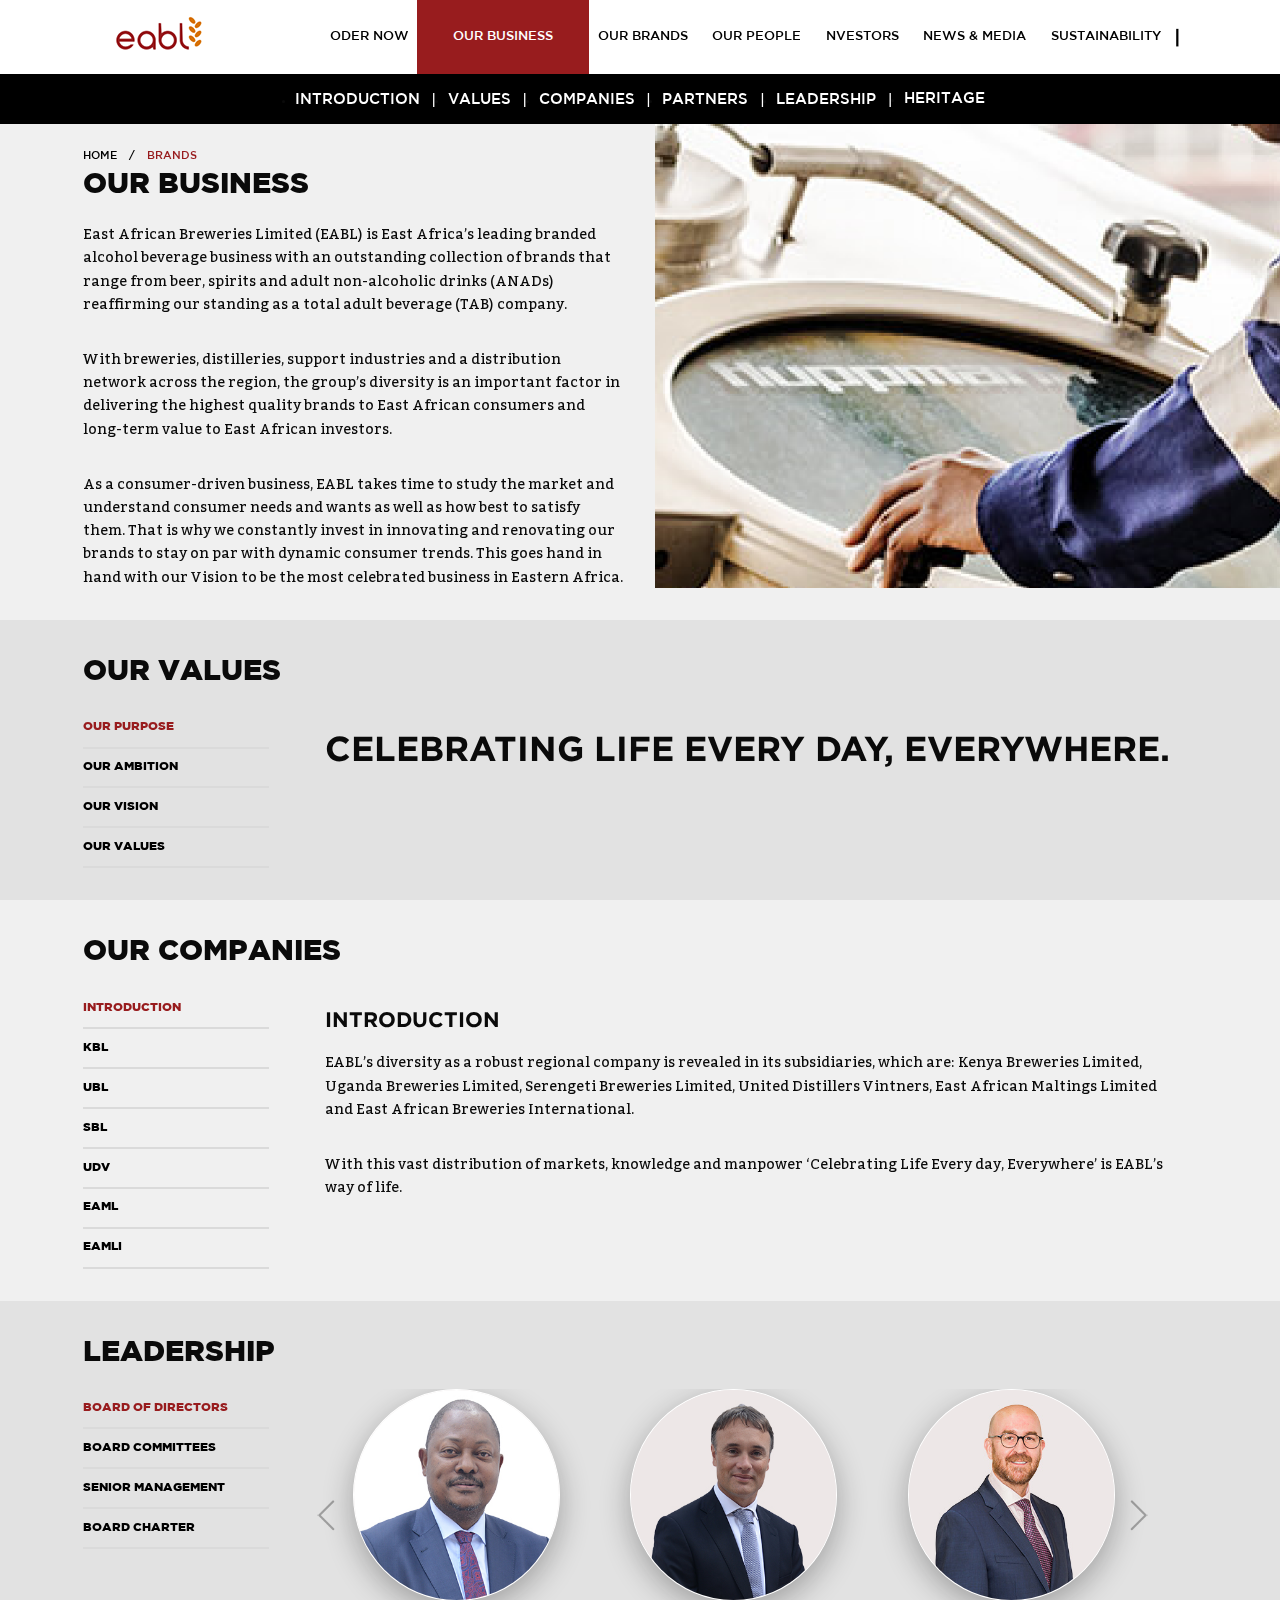
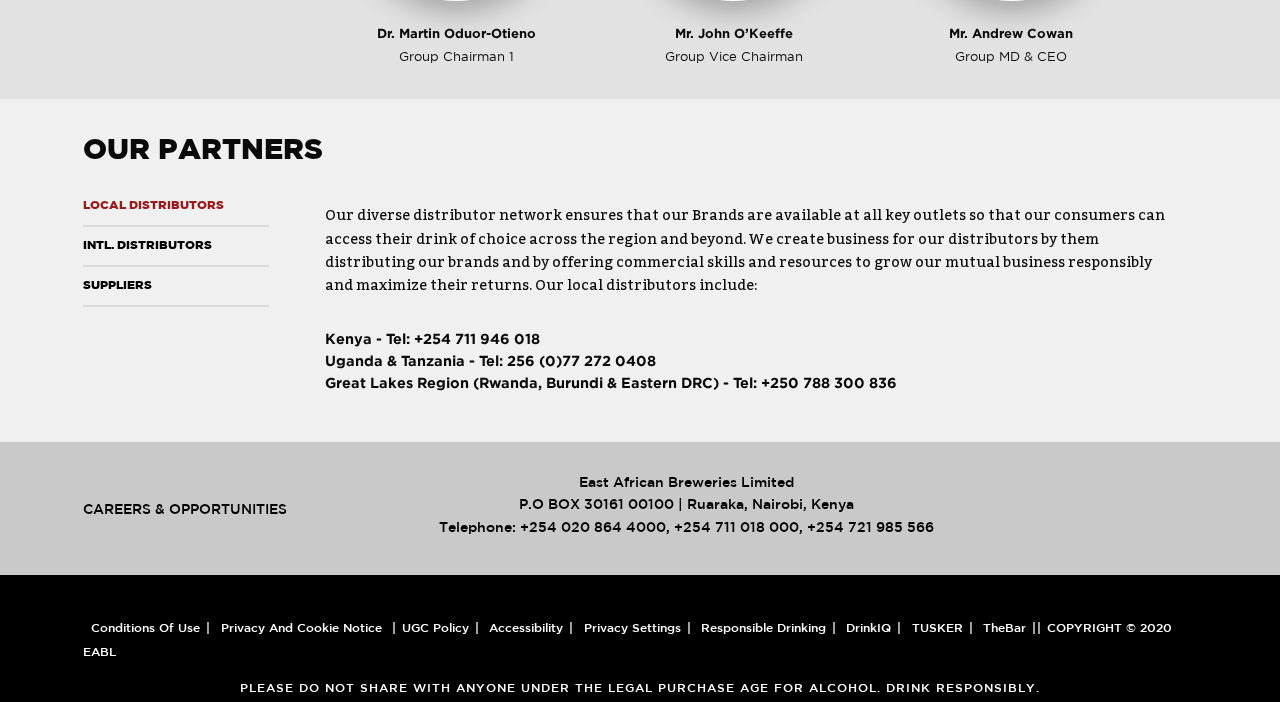
<file: Our-business.html>
<!doctype html>
<html class="no-js" lang="en">
  <head>
    <meta charset="utf-8" />
    <meta http-equiv="x-ua-compatible" content="ie=edge">
    <meta name="viewport" content="width=device-width, initial-scale=1.0">
    <title>Our Brands</title>
    <link rel="stylesheet" href="assets/css/foundation.min.css">
    <link rel="stylesheet" href="assets/css/motion-ui.min.css">
    <link rel="stylesheet" href="assets/css/foundation-prototype.css">
    <link rel="stylesheet" href="assets/css/owl.carousel.css">
    <link rel="stylesheet" href="assets/css/app.css">
  </head>
<body>
<div class="off-canvas-wrapper">
  <!---- mobile start nav-->
    <div class="off-canvas position-left" id="offCanvas" data-off-canvas>
      <nav>
        <a href="index.html" class="active">
          oder now
        </a>
        <a href="#">
          OUR BUSINESS
        </a>
        <a href="#">
          OUR BRANDS
        </a>
        <a href="#">
          OUR PEOPLE
        </a>
        <a href="#">
          NVESTORS
        </a>
        <a href="#">
          NEWS & MEDIA
        </a>
        <a href="#">
          SUSTAINABILITY
        </a>
      </nav>
    </div>
    <!---- mobile end nav-->
<div class="off-canvas-content"  data-off-canvas-content>
<!----- header Desktop  start-->
<header class="hide-for-small-only"> 
<div class="grid-x">
  <div class="large-3 medium-3 cell">
    <div class="logo">
      <img  src="./assets/img/logo.png">
    </div>
  </div>
  <div class="large-8  medium-8 cell">
    <nav>
      <a href="index.html">
        oder now
      </a>
      <a href="Our-business.html" class="active">
        OUR BUSINESS
      </a>
      <a href="Our-Brands.html">
        OUR BRANDS
      </a>
      <a href="Our-People.html">
        OUR PEOPLE
      </a>
      <a href="Investor.html">
        NVESTORS
      </a>
      <a href="News-&-Media.html">
        NEWS & MEDIA
      </a>
      <a href="Sustainability.html">
        SUSTAINABILITY
      </a>
    </nav>
  </div>
  <div class="large-1 medium-1 cell">
    <button type="button" class="button search_icon" data-open="formsearch">
      <i class="fa fa-search" aria-hidden="true"></i>
    </button> <!-- mobile menu icon -->
  </div>
</div>
<div class="grid-container">

</div>
</header><!-----/header Desktop  end-->

<!----- header Mobile  start--> 
<header class="show-for-small-only">
  <div class="grid-x">
    <div class="small-2 cell">
      <button type="button" class="button" data-toggle="offCanvas">
        <i class="fa fa-bars" aria-hidden="true"></i>
      </button> <!-- mobile menu icon -->
    </div>
    <div class="small-8 cell">
      <div class="logo">
        <img  src="./assets/img/logo.png">
      </div>
    </div><!-- logo -->
    <div class="small-2 cell" data-open="formsearch">
      <button type="button" class="button searchmobi">
        <i class="fa fa-search" aria-hidden="true"></i>
      </button> <!-- mobile menu icon -->
    </div><!-- search icon -->
  </div>
</header><!-----/header Mobile  end -->
<div class="breadcrumbs breadcrumbs-1">
  <div class="center">
    <ul>
      <li><a data-smooth-scroll href="#INTRODUCTION">INTRODUCTION</a></li>
      <li><a data-smooth-scroll href="#VALUES">VALUES</a></li>
      <li><a data-smooth-scroll href="#COMPANIES">COMPANIES</a></li>
      <li><a data-smooth-scroll href="#PARTNERS">PARTNERS</a></li>
      <li><a data-smooth-scroll href="#LEADERSHIP">LEADERSHIP</a></li>
      <li><a href="Heritage.html">HERITAGE</a></li>
    </ul>
  </div>
  </div>
<div class="our-bussiness-container">
<div class="grid-container" id="INTRODUCTION">
<div class="grid-x grid-padding-x">
  <div class="large-6 small-12 medium-6 cell">
    <ul class="breadcrumbs breadcrumbs-2">
      <li><a href="#">Home</a></li>
      <li>
        <span class="show-for-sr">Current: </span> Brands
      </li>
      </ul>
<h1>
  Our business
</h1>
<p>
  East African Breweries Limited (EABL) is East Africa’s leading branded alcohol beverage business with an outstanding collection of brands that range from beer, spirits and adult non-alcoholic drinks (ANADs) reaffirming our standing as a total adult beverage (TAB) company.
</p>
<p>
  With breweries, distilleries, support industries and a distribution network across the region, the group’s diversity is an important factor in delivering the highest quality brands to East African consumers and long-term value to East African investors.  
</p>
<p>
  As a consumer-driven business, EABL takes time to study the market and understand consumer needs and wants as well as how best to satisfy them. That is why we constantly invest in innovating and renovating our brands to stay on par with dynamic consumer trends. This goes hand in hand with our Vision to be the most celebrated business in Eastern Africa.
</p>

  </div>
  <div class="large-6 small-12 medium-6 profile-our-people cell">
<div class="jarallax">
  <img src="assets/img/our_business_0@2x.png" class="jarallax-img">
</div>
  </div>
</div>
</div>

<div class="our-value-accordion" id="VALUES">
<div class="grid-container">
  <h1>
    Our VALUES
  </h1>
  <div class="grid-x">
    <div class="large-2 small-12 medium-2 cell">
      <ul class="tabs vertical" data-responsive-accordion-tabs="tabs small-accordion large-tabs" id="our-value">
        <li class="tabs-title is-active"><a href="#Our-Purpose" aria-selected="true">Our Purpose <i class="fa fa-angle-right" aria-hidden="true"></i>
        </a></li>
        <li class="tabs-title"><a href="#Our-Ambition">Our Ambition <i class="fa fa-angle-right" aria-hidden="true"></i></a></li>
        <li class="tabs-title"><a href="#Our-Vision">Our Vision <i class="fa fa-angle-right" aria-hidden="true"></i></a></li>
        <li class="tabs-title"><a href="#Our-Values">Our Values <i class="fa fa-angle-right" aria-hidden="true"></i></a></li>
      </ul>
    </div>
    <div class="large-10 small-12 medium-10 cell">
      <div class="tabs-content vertical" data-tabs-content="our-value">
        <div class="tabs-panel is-active" id="Our-Purpose">
      <h1>Celebrating life every day, everywhere.</h1>
        </div>
        <div class="tabs-panel" id="Our-Ambition">
          <h1>Content Goes Here 2</h1>
        </div>
        <div class="tabs-panel" id="Our-Vision">
          <h1>Content Goes Here 3</h1>
        </div>
        <div class="tabs-panel" id="Our-Values">
          <h1>Content Goes Here 4</h1>
        </div>
      </div>
    </div>
  </div>
</div><!---grid container-->
</div><!-----our value accordion---->

<div class="our-company-accordion" id="COMPANIES">
  <div class="grid-container">
    <h1>
      Our COMPANIES
    </h1>
    <div class="grid-x">
      <div class="large-2 small-12 medium-2 cell">
        <ul class="tabs vertical" data-responsive-accordion-tabs="tabs small-accordion large-tabs" id="our-company">
          <li class="tabs-title is-active"><a href="#introduction" aria-selected="true">INTRODUCTION <i class="fa fa-angle-right" aria-hidden="true"></i>
          </a></li>
          <li class="tabs-title"><a href="#KBL">KBL <i class="fa fa-angle-right" aria-hidden="true"></i></a></li>
          <li class="tabs-title"><a href="#UBL">UBL <i class="fa fa-angle-right" aria-hidden="true"></i></a></li>
          <li class="tabs-title"><a href="#SBL">SBL <i class="fa fa-angle-right" aria-hidden="true"></i></a></li>
          <li class="tabs-title"><a href="#UDV">UDV <i class="fa fa-angle-right" aria-hidden="true"></i></a></li>
          <li class="tabs-title"><a href="#EAML">EAML <i class="fa fa-angle-right" aria-hidden="true"></i></a></li>
          <li class="tabs-title"><a href="#EABLI">EAMLI <i class="fa fa-angle-right" aria-hidden="true"></i></a></li>
        </ul>
      </div>
      <div class="large-10 small-12 medium-10 cell">
        <div class="tabs-content vertical" data-tabs-content="our-company">
          <div class="tabs-panel is-active" id="introduction">
        <h1>INTRODUCTION</h1>
        <p>EABL’s diversity as a robust regional company is revealed in its subsidiaries, which are: Kenya Breweries Limited, Uganda Breweries Limited, Serengeti Breweries Limited, United Distillers Vintners, East African Maltings Limited and East African Breweries International.
        </p>
        <p>
          With this vast distribution of markets, knowledge and manpower ‘Celebrating Life Every day, Everywhere’ is EABL’s way of life.
        </p>
          </div>
          <div class="tabs-panel" id="KBL">
            <h1 class="subheader">Content Goes Here 2</h1>
          </div>
          <div class="tabs-panel" id="UBL">
            <h1 class="subheader">Content Goes Here 3</h1>
          </div>
          <div class="tabs-panel" id="SBL">
            <h1 class="subheader">Content Goes Here 4</h1>
          </div>
          <div class="tabs-panel" id="UDV">
            <h1 class="subheader">Content Goes Here 5</h1>
          </div>
          <div class="tabs-panel" id="EAML">
            <h1 class="subheader">Content Goes Here 6</h1>
          </div>
          <div class="tabs-panel" id="EABLI">
            <h1 class="subheader">Content Goes Here 7</h1>
          </div>
        </div>
      </div>
    </div>
  </div><!---grid container-->
    
  
</div><!-----our-company-accordion---->

<div class="our-leadership-accordion" id="PARTNERS">
  <div class="grid-container">
    <h1>
      LEADERSHIP
    </h1>
    <div class="grid-x">
      <div class="large-2 small-12 medium-2 cell">
        <ul class="tabs vertical" data-responsive-accordion-tabs="tabs small-accordion large-tabs" id="leadership">
          <li class="tabs-title is-active"><a href="#BOARD-OF-DIRECTORS" aria-selected="true">BOARD OF DIRECTORS <i class="fa fa-angle-right" aria-hidden="true"></i>
          </a></li>
          <li class="tabs-title"><a href="#Board-Committees">Board Committees <i class="fa fa-angle-right" aria-hidden="true"></i></a></li>
          <li class="tabs-title"><a href="#Senior-Management">Senior Management <i class="fa fa-angle-right" aria-hidden="true"></i></a></li>
          <li class="tabs-title"><a href="#Board-Charter">Board Charter <i class="fa fa-angle-right" aria-hidden="true"></i></a></li>
        </ul>
      </div>
      <div class="large-10 small-12 medium-10 cell">
        <div class="tabs-content vertical" data-tabs-content="leadership">
          <div class="tabs-panel is-active" id="BOARD-OF-DIRECTORS">
        <div class="owl-carousel owl-theme boardthumb"data-responsive-accordion-tabs="tabs small-accordion large-tabs" id="leadership-carousel" >
          <div class="tabs-title">
              <a href="#Dr-Martin-Oduor-Otieno">
                <img src="assets/img/LEADERSHIP1.jpg"/>
              </a>
              <h1 class="name">Dr. Martin Oduor-Otieno</h1>
              <h2 class="position">Group Chairman 1</h2>
          </div><!------tabs-title------->
          <div class="tabs-title">
            <a href="#Mr-John-OKeeffe">
              <img src="assets/img/LEADERSHIP2.jpg"/>
            </a>
            <h1 class="name">Mr. John O’Keeffe</h1>
            <h2 class="position">Group Vice Chairman</h2>
        </div><!------tabs-title------->
        <div class="tabs-title">
          <a href="#Mr-Andrew-Cowan">
            <img src="assets/img/LEADERSHIP3.jpg"/>
          </a>
          <h1 class="name">Mr. Andrew Cowan</h1>
          <h2 class="position">Group MD & CEO</h2>
      </div><!------tabs-title------->
      <div class="tabs-title">
        <a href="#Mrs-Jane-Karuku">
          <img src="assets/img/LEADERSHIP4.jpg"/>
        </a>
        <h1 class="name">Mrs. Jane Karuku</h1>
        <h2 class="position">Group MD & CEO</h2>
    </div><!------tabs-title------->

        </div><!----- boardthumb owl-carousel owl-theme ---->
          </div>
          <div class="tabs-panel" id="Board-Committees">
            <h1>Content Goes Here 2</h1>
          </div>
          <div class="tabs-panel" id="Senior-Management">
            <h1>Content Goes Here 3</h1>
          </div>
          <div class="tabs-panel" id="Board-Charter">
            <h1>Content Goes Here 4</h1>
          </div>
        </div>
      </div>
    </div>
  </div><!---grid container-->
</div><!-----our value accordion---->

<!-----Please not this is a bio for profile accordion---->
<div  data-tabs-content="leadership-carousel" id="LEADERSHIP" data-closable="slide-out-right">
    <div class="tabs-panel" id="Dr-Martin-Oduor-Otieno">
      <button class="close-button" aria-label="Dismiss alert" type="button" data-close>
        <span aria-hidden="true">&times;</span>
      </button>
      <p>Dr. Martin Oduor-Otieno was appointed to the EABL board on 24th May 2016 as an Independent Non-Executive Director and as Group Chairman on 1st January 2020. Dr. Oduor-Otieno is an accomplished business leader, having worked more recently with Deloitte East Africa as Partner, and with KCB Group as Chief Executive Officer among other senior private sector appointments. He has also served as Permanent Secretary, Treasury in the Government of Kenya. He is currently an independent leadership and governance advisor as well as an executive coach.
      </p>
      <p>Dr. Oduor-Otieno holds an honorary Doctor of Business Leadership degree from KCA University, Executive MBA from ESAMI/Maastritch and Bachelor of Commerce degree from University of Nairobi. He is also an alumnus of the Harvard Business School’s AMP and a Fellow of the Kenya Institute of Bankers, Institute of Certified Public Accountants of Kenya, Institute of Directors Kenya and Institute of Certified Secretaries Kenya.</p>
    <a href="#">
    <i class="fa fa-linkedin-square" aria-hidden="true"></i>
    </a>
    </div>
    <div class="tabs-panel" id="Mr-John-OKeeffe"data-closable="slide-out-right">
      <button class="close-button" aria-label="Dismiss alert" type="button" data-close>
        <span aria-hidden="true">&times;</span>
      </button>
      <p>Mr-John-OKeeffe</p>
    </div>
    <div class="tabs-panel" id="Mr-Andrew-Cowan"data-closable="slide-out-right">
      <button class="close-button" aria-label="Dismiss alert" type="button" data-close>
        <span aria-hidden="true">&times;</span>
      </button>
      <p>Mr-Andrew-Cowan</p>
    </div>
    <div class="tabs-panel" id="Mrs-Jane-Karuku"data-closable="slide-out-right">
      <button class="close-button" aria-label="Dismiss alert" type="button" data-close>
        <span aria-hidden="true">&times;</span>
      </button>
      <p>Mrs. Jane Karuku</p>
    </div>
</div><!-----/End of profile bio accordion---->


<div class="our-partners-accordion">
  <div class="grid-container">
    <h1>
      Our partners
    </h1>
    <div class="grid-x">
      <div class="large-2 small-12 medium-2 cell">
        <ul class="tabs vertical" data-responsive-accordion-tabs="tabs small-accordion large-tabs" id="our-partners">
          <li class="tabs-title is-active"><a href="#LOCAL-DISTRIBUTORS" aria-selected="true">LOCAL DISTRIBUTORS<i class="fa fa-angle-right" aria-hidden="true"></i>
          </a></li>
          <li class="tabs-title"><a href="#INTL-DISTRIBUTORS">INTL. DISTRIBUTORS <i class="fa fa-angle-right" aria-hidden="true"></i></a></li>
          <li class="tabs-title"><a href="#SUPPLIERS">SUPPLIERS <i class="fa fa-angle-right" aria-hidden="true"></i></a></li>
        </ul>
      </div>
      <div class="large-10 small-12 medium-10 cell">
        <div class="tabs-content vertical" data-tabs-content="our-partners">
          <div class="tabs-panel is-active" id="LOCAL-DISTRIBUTORS">
        <p>
          Our diverse distributor network ensures that our Brands are available at all key outlets so that our consumers can access their drink of choice across the region and beyond. We create business for our distributors by them distributing our brands and by offering commercial skills and resources to grow our mutual business responsibly and maximize their returns. Our local distributors include:       
         </p>
         <strong>
          Kenya - Tel: +254 711 946 018 <br>
          Uganda & Tanzania - Tel: 256 (0)77 272 0408<br>
          Great Lakes Region (Rwanda, Burundi & Eastern DRC) - Tel: +250 788 300 836<br>
         </strong>
          </div>
          <div class="tabs-panel" id="INTL-DISTRIBUTORS">
            <h1 class="subheader">Content Goes Here 2</h1>
          </div>
          <div class="tabs-panel" id="SUPPLIERS">
            <h1 class="subheader">Content Goes Here 3</h1>
          </div>
         
        </div>
      </div>
    </div>
  </div><!---grid container-->
    
  
</div><!-----our-partners-accordion---->




</div><!-----our businee container-->











<footer class="top">
  <div class="grid-x  grid-container">
    <div class="large-3 small-12 medium-3 cell">
      <a href="index.html" class="active">CAREERS & OPPORTUNITIES</a>
    </div>
    <div class="large-7 small-12 medium-7 cell">
      <p>
        East African Breweries Limited <br> P.O BOX 30161 00100  |  Ruaraka, Nairobi, Kenya <br> Telephone: +254 020 864 4000, +254 711 018 000, +254 721 985 566
      </p>
    </div>
    <div class="large-2 small-12 medium-2 cell">
<div class="social">
  <a target="_blank" href="#" class="color-white">
    <i class="fa fa-facebook" aria-hidden="true"></i>
  </a>
  <a target="_blank" href="#" class="color-white">
    <i class="fa fa-instagram" aria-hidden="true"></i>
</a>
<a target="_blank" href="#" class="color-white">
  <i class="fa fa-twitter" aria-hidden="true"></i>
</a>
<a target="_blank" href="#" class="color-white">
<i class="fa fa-youtube-play" aria-hidden="true"></i>
</a>
</div>
    </div>
  </div>
  </footer><!-----/footer -->

  <footer class="bottom">
    <div class="grid-x  grid-container">
      <div class="large-12 small-12 medium-12 cell">

        <a  href="#" target="_blank" title="">Conditions of Use</a>
        <a  href="#" target="_blank" title="">Privacy and Cookie Notice </a>
        <a  href="#" target="_blank" title="">UGC Policy</a>
        <a  href="#" target="_blank" title="">Accessibility</a>
        <a  href="#" target="_blank" title="">Privacy Settings</a>
        <a  href="#" target="_blank" title="">Responsible Drinking</a>
        <a  href="#" target="_blank" title="">DrinkIQ</a>
        <a  href="#" target="_blank" title="">TUSKER</a>
        <a  href="#" target="_blank" title="">TheBar</a>
        <a  href="#" target="_blank" title="">COPYRIGHT © 2020 EABL</a>
      
<p>
  Please do not share with anyone under the legal purchase age for alcohol. Drink Responsibly.
</p>
      </div>
    </div>
    </footer><!-----/footer -->

  </div><!-----/off-canvas  end-->
</div><!-----/off-canvas-wrapper end-->

<!-----/This Section Contain the search form pop up-->
<div class="reveal" id="formsearch" data-reveal data-close-on-click="true" data-animation-in="spin-in" data-animation-out="spin-out">
<h1 class="subheader">Looking for something?</h1>
 <p>Search and submit</p>     
<div class="grid-x">
 <div class="small-10 cell">
  <input type="text" aria-describedby="Type text">
  </div>
 <div class="small-2 cell">
  <input type="submit" class="button" aria-describedby="submit" value="Search">
</div>
 </div>
 </div>
<!-----/This Section Contain the search form pop up-->

    <script src="assets/js/jquery.js"></script>
    <script src="assets/js/foundation.min.js"></script>
    <script src="assets/js/motion-ui.min.js"></script>
    <script src="assets/js/fontawesome.js"></script>
    <script src="assets/js/ofi.min.js"></script>
    <script src="assets/js/jarallax.js"></script>
    <script src="assets/js/jarallax-video.js"></script>
    <script src="assets/js/owl.carousel.min.js"></script>
    <script src="assets/js/app.js"></script>
</body>
</html>
</file>
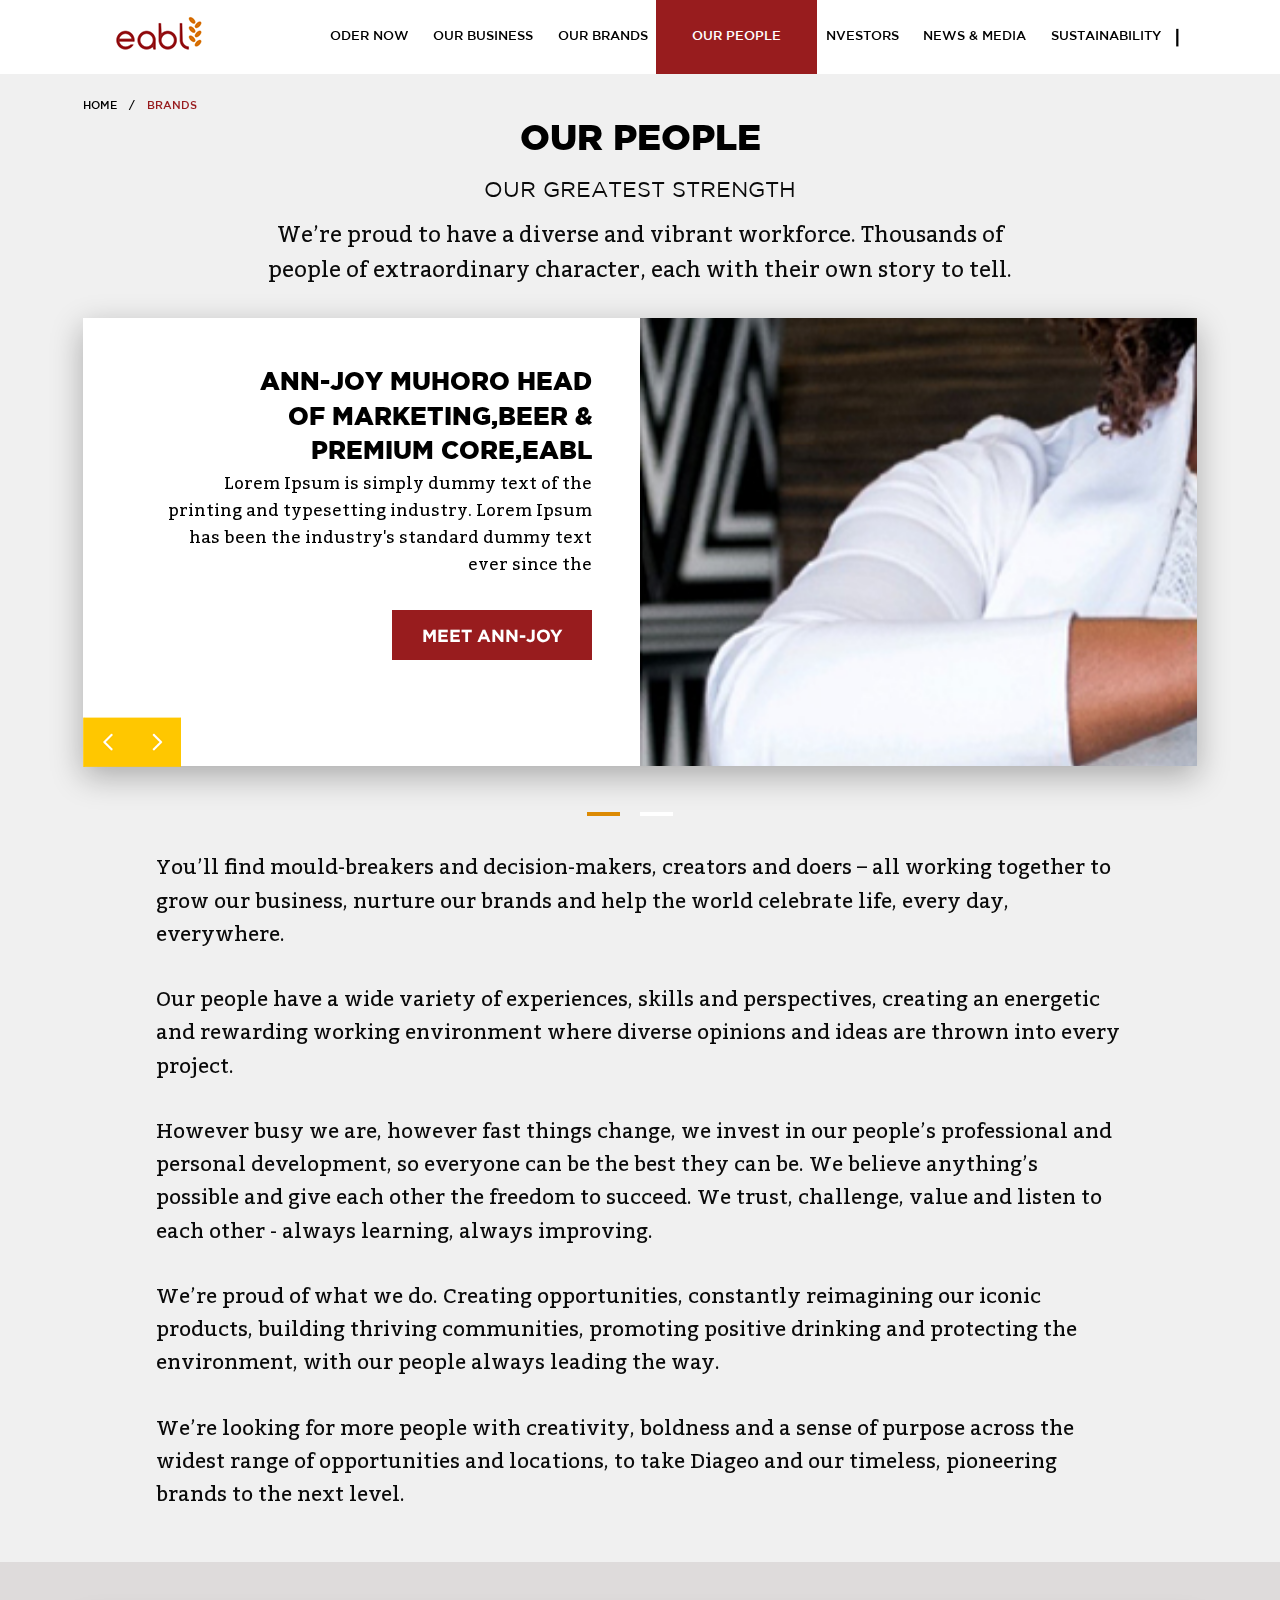
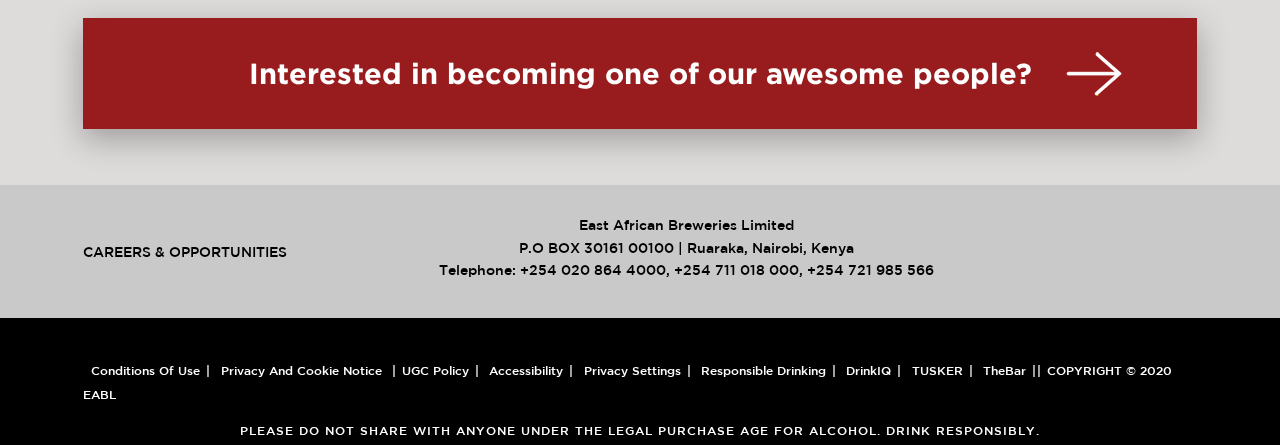
<file: Our-People.html>
<!doctype html>
<html class="no-js" lang="en">
  <head>
    <meta charset="utf-8" />
    <meta http-equiv="x-ua-compatible" content="ie=edge">
    <meta name="viewport" content="width=device-width, initial-scale=1.0">
    <title>Our Brands</title>
    <link rel="stylesheet" href="assets/css/foundation.min.css">
    <link rel="stylesheet" href="assets/css/motion-ui.min.css">
    <link rel="stylesheet" href="assets/css/foundation-prototype.css">
    <link rel="stylesheet" href="assets/css/owl.carousel.css">
    <link rel="stylesheet" href="assets/css/app.css">
  </head>
<body>
<div class="off-canvas-wrapper">
  <!---- mobile start nav-->
    <div class="off-canvas position-left" id="offCanvas" data-off-canvas>
      <nav>
        <a href="index.html" class="active">
          oder now
        </a>
        <a href="#">
          OUR BUSINESS
        </a>
        <a href="#">
          OUR BRANDS
        </a>
        <a href="#">
          OUR PEOPLE
        </a>
        <a href="#">
          NVESTORS
        </a>
        <a href="#">
          NEWS & MEDIA
        </a>
        <a href="#">
          SUSTAINABILITY
        </a>
      </nav>
    </div>
    <!---- mobile end nav-->
<div class="off-canvas-content"  data-off-canvas-content>
<!----- header Desktop  start-->
<header class="hide-for-small-only"> 
<div class="grid-x">
  <div class="large-3 medium-3 cell">
    <div class="logo">
      <img  src="./assets/img/logo.png">
    </div>
  </div>
  <div class="large-8  medium-8 cell">
    <nav>
      <a href="index.html">
        oder now
      </a>
      <a href="Our-business.html">
        OUR BUSINESS
      </a>
      <a href="Our-Brands.html">
        OUR BRANDS
      </a>
      <a href="Our-People.html" class="active">
        OUR PEOPLE
      </a>
      <a href="Investor.html">
        NVESTORS
      </a>
      <a href="News-&-Media.html">
        NEWS & MEDIA
      </a>
      <a href="Sustainability.html">
        SUSTAINABILITY
      </a>
    </nav>
  </div>
  <div class="large-1 medium-1 cell">
    <button type="button" class="button search_icon" data-open="formsearch">
      <i class="fa fa-search" aria-hidden="true"></i>
    </button> <!-- mobile menu icon -->
  </div>
</div>
</header><!-----/header Desktop  end-->

<!----- header Mobile  start--> 
<header class="show-for-small-only">
  <div class="grid-x">
    <div class="small-2 cell">
      <button type="button" class="button" data-toggle="offCanvas">
        <i class="fa fa-bars" aria-hidden="true"></i>
      </button> <!-- mobile menu icon -->
    </div>
    <div class="small-8 cell">
      <div class="logo">
        <img  src="./assets/img/logo.png">
      </div>
    </div><!-- logo -->
    <div class="small-2 cell" data-open="formsearch">
      <button type="button" class="button searchmobi">
        <i class="fa fa-search" aria-hidden="true"></i>
      </button> <!-- mobile menu icon -->
    </div><!-- search icon -->
  </div>
</header><!-----/header Mobile  end -->

<div class="grid-container bodytext-wrapper-inner">
<ul class="breadcrumbs breadcrumbs-2">
      <li><a href="#">Home</a></li>
      <li>
        <span class="show-for-sr">Current: </span> Brands
      </li>
</ul>
<div class="bodytext">
<h1 class="subheader">
  Our people
</h1>
<h2>OUR GREATEST STRENGTH</h2>
<p>
  We’re proud to have a diverse and vibrant workforce. Thousands of people of extraordinary character, each with their own story to tell.
</p>
</div>
</div>


<div class="grid-container">
  <div class="owl-carousel owl-theme carousel-people-inner">
    <div class="panel active">
      <div class="grid-x">
        <div class="large-6 small-12 medium-6 large-order-1 medium-order-1 small-order-2  cell">
          <div class="bodytextwrapper">
            <h1 class="subheader">ann-joy muhoro head <br> of marketing,beer & <br> premium core,eabl</h1>
            <p>
              Lorem Ipsum is simply dummy text of the printing and typesetting industry. Lorem Ipsum has been the industry's standard dummy text ever since the
            </p>
            <a href="Ann-Joy-Muhoro.html" class="button">meet ann-joy</a>
          </div>
          </div>
          
        <div class="large-6 small-12 medium-6 large-order-2 medium-order-2 small-order-1 cell">
          <div class="jarallax">
            <img src="assets/img/anne.png" class="jarallax-img">
          </div>
        </div>
    </div>
    </div><!-----/panel  active-->
    <div class="panel">
      <div class="grid-x">
        <div class="large-6 small-12 medium-6 large-order-1 medium-order-1 small-order-2  cell">
          <div class="bodytextwrapper">
            <h1 class="subheader">ann-joy muhoro head <br> of marketing,beer & <br> premium core,eabl</h1>
            <p>
              Lorem Ipsum is simply dummy text of the printing and typesetting industry. Lorem Ipsum has been the industry's standard dummy text ever since the
            </p>
            <a href="Ann-Joy-Muhoro.html" class="button">meet ann-joy</a>
          </div>
          </div>
          
        <div class="large-6 small-12 medium-6 large-order-2 medium-order-2 small-order-1 cell">
          <div class="jarallax">
            <img src="assets/img/anne.png" class="jarallax-img">
          </div>
        </div>
    </div>
    </div><!-----/panel  -->
  </div><!-----/owl-carousel owl-theme carousel-people-->

<div class="bodytextcontent">
  <p>
    You’ll find mould-breakers and decision-makers, creators and doers – all working together to grow our business, nurture our brands and help the world celebrate life, every day, everywhere.
</p>
<p>
Our people have a wide variety of experiences, skills and perspectives, creating an energetic and rewarding working environment where diverse opinions and ideas are thrown into every project.
</p>
<p>
However busy we are, however fast things change, we invest in our people’s professional and personal development, so everyone can be the best they can be. We believe anything’s possible and give each other the freedom to succeed. We trust, challenge, value and listen to each other - always learning, always improving.
</p>
<p>
We’re proud of what we do. Creating opportunities, constantly reimagining our iconic products, building thriving communities, promoting positive drinking and protecting the environment, with our people always leading the way.
</p>
<p>
We’re looking for more people with creativity, boldness and a sense of purpose across the widest range of opportunities and locations, to take Diageo and our timeless, pioneering brands to the next level.
  </p>
</div>
</div>

<div class="button-wrapper">
  <div class="grid-container">
    <a href="#" class="button full-button-width">Interested in becoming one of our awesome people?</a>
  </div>
</div>






<footer class="top">
  <div class="grid-x  grid-container">
    <div class="large-3 small-12 medium-3 cell">
      <a href="index.html" class="active">CAREERS & OPPORTUNITIES</a>
    </div>
    <div class="large-7 small-12 medium-7 cell">
      <p>
        East African Breweries Limited <br> P.O BOX 30161 00100  |  Ruaraka, Nairobi, Kenya <br> Telephone: +254 020 864 4000, +254 711 018 000, +254 721 985 566
      </p>
    </div>
    <div class="large-2 small-12 medium-2 cell">
<div class="social">
  <a target="_blank" href="#" class="color-white">
    <i class="fa fa-facebook" aria-hidden="true"></i>
  </a>
  <a target="_blank" href="#" class="color-white">
    <i class="fa fa-instagram" aria-hidden="true"></i>
</a>
<a target="_blank" href="#" class="color-white">
  <i class="fa fa-twitter" aria-hidden="true"></i>
</a>
<a target="_blank" href="#" class="color-white">
<i class="fa fa-youtube-play" aria-hidden="true"></i>
</a>
</div>
    </div>
  </div>
  </footer><!-----/footer -->

  <footer class="bottom">
    <div class="grid-x  grid-container">
      <div class="large-12 small-12 medium-12 cell">

        <a  href="#" target="_blank" title="">Conditions of Use</a>
        <a  href="#" target="_blank" title="">Privacy and Cookie Notice </a>
        <a  href="#" target="_blank" title="">UGC Policy</a>
        <a  href="#" target="_blank" title="">Accessibility</a>
        <a  href="#" target="_blank" title="">Privacy Settings</a>
        <a  href="#" target="_blank" title="">Responsible Drinking</a>
        <a  href="#" target="_blank" title="">DrinkIQ</a>
        <a  href="#" target="_blank" title="">TUSKER</a>
        <a  href="#" target="_blank" title="">TheBar</a>
        <a  href="#" target="_blank" title="">COPYRIGHT © 2020 EABL</a>
      
<p>
  Please do not share with anyone under the legal purchase age for alcohol. Drink Responsibly.
</p>
      </div>
    </div>
    </footer><!-----/footer -->

  </div><!-----/off-canvas  end-->
</div><!-----/off-canvas-wrapper end-->

<!-----/This Section Contain the search form pop up-->
<div class="reveal" id="formsearch" data-reveal data-close-on-click="true" data-animation-in="spin-in" data-animation-out="spin-out">
<h1 class="subheader">Looking for something?</h1>
 <p>Search and submit</p>     
<div class="grid-x">
 <div class="small-10 cell">
  <input type="text" aria-describedby="Type text">
  </div>
 <div class="small-2 cell">
  <input type="submit" class="button" aria-describedby="submit" value="Search">
</div>
 </div>
 </div>
<!-----/This Section Contain the search form pop up-->

    <script src="assets/js/jquery.js"></script>
    <script src="assets/js/foundation.min.js"></script>
    <script src="assets/js/motion-ui.min.js"></script>
    <script src="assets/js/fontawesome.js"></script>
    <script src="assets/js/ofi.min.js"></script>
    <script src="assets/js/jarallax.js"></script>
    <script src="assets/js/jarallax-video.js"></script>
    <script src="assets/js/owl.carousel.min.js"></script>
    <script src="assets/js/app.js"></script>
</body>
</html>
</file>
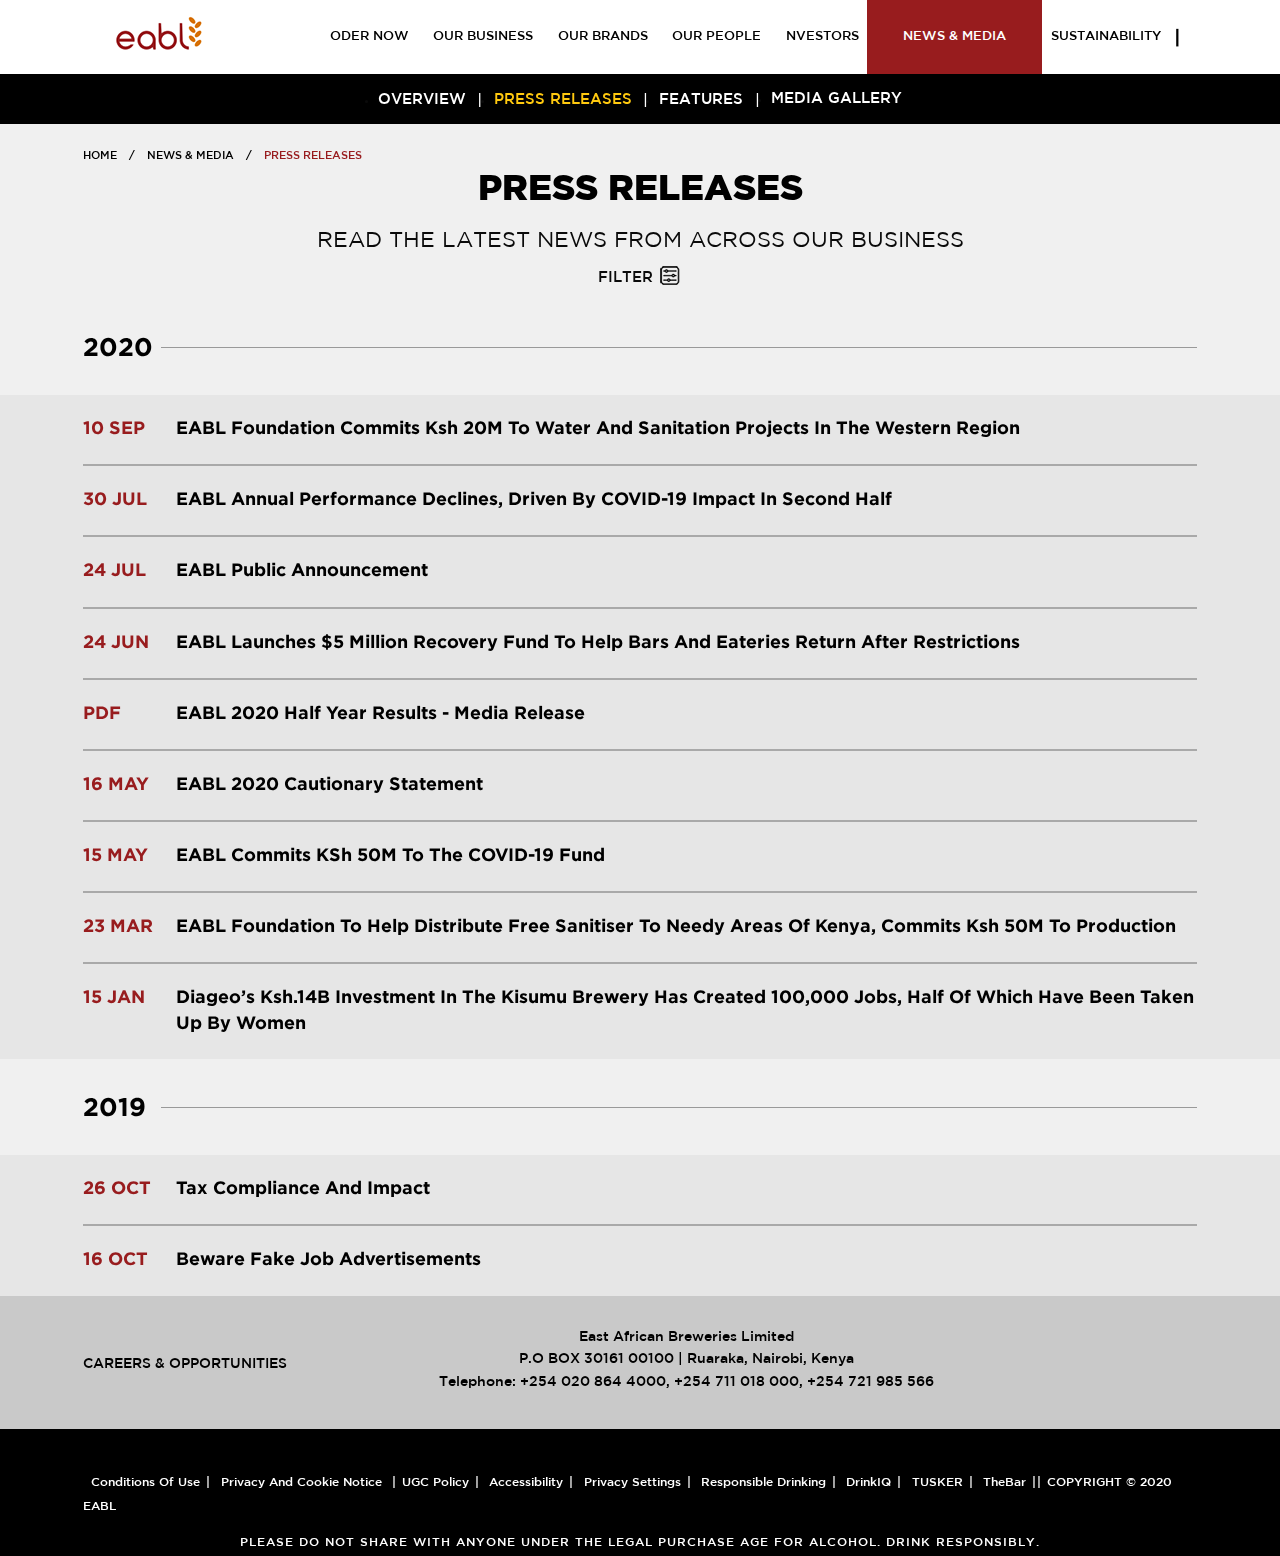
<file: Press-releases.html>
<!doctype html>
<html class="no-js" lang="en">
  <head>
    <meta charset="utf-8" />
    <meta http-equiv="x-ua-compatible" content="ie=edge">
    <meta name="viewport" content="width=device-width, initial-scale=1.0">
    <title>Our Brands</title>
    <link rel="stylesheet" href="assets/css/foundation.min.css">
    <link rel="stylesheet" href="assets/css/motion-ui.min.css">
    <link rel="stylesheet" href="assets/css/foundation-prototype.css">
    <link rel="stylesheet" href="assets/css/owl.carousel.css">
    <link rel="stylesheet" href="assets/css/app.css">
  </head>
<body>
<div class="off-canvas-wrapper">
  <!---- mobile start nav-->
    <div class="off-canvas position-left" id="offCanvas" data-off-canvas>
      <nav>
        <a href="index.html" class="active">
          oder now
        </a>
        <a href="#">
          OUR BUSINESS
        </a>
        <a href="#">
          OUR BRANDS
        </a>
        <a href="#">
          OUR PEOPLE
        </a>
        <a href="#">
          NVESTORS
        </a>
        <a href="#">
          NEWS & MEDIA
        </a>
        <a href="#">
          SUSTAINABILITY
        </a>
      </nav>
    </div>
    <!---- mobile end nav-->
<div class="off-canvas-content"  data-off-canvas-content>
<!----- header Desktop  start-->
<header class="hide-for-small-only"> 
<div class="grid-x">
  <div class="large-3 medium-3 cell">
    <div class="logo">
      <img  src="./assets/img/logo.png">
    </div>
  </div>
  <div class="large-8  medium-8 cell">
    <nav>
      <a href="index.html">
        oder now
      </a>
      <a href="Our-business.html">
        OUR BUSINESS
      </a>
      <a href="Our-Brands.html">
        OUR BRANDS
      </a>
      <a href="Our-People.html">
        OUR PEOPLE
      </a>
      <a href="Investor.html">
        NVESTORS
      </a>
      <a href="News-&-Media.html" class="active">
        NEWS & MEDIA
      </a>
      <a href="Sustainability.html">
        SUSTAINABILITY
      </a>
    </nav>
  </div>
  <div class="large-1 medium-1 cell">
    <button type="button" class="button search_icon" data-open="formsearch">
      <i class="fa fa-search" aria-hidden="true"></i>
    </button> <!-- mobile menu icon -->
  </div>
</div>
</header><!-----/header Desktop  end-->

<!----- header Mobile  start--> 
<header class="show-for-small-only">
  <div class="grid-x">
    <div class="small-2 cell">
      <button type="button" class="button" data-toggle="offCanvas">
        <i class="fa fa-bars" aria-hidden="true"></i>
      </button> <!-- mobile menu icon -->
    </div>
    <div class="small-8 cell">
      <div class="logo">
        <img  src="./assets/img/logo.png">
      </div>
    </div><!-- logo -->
    <div class="small-2 cell" data-open="formsearch">
      <button type="button" class="button searchmobi">
        <i class="fa fa-search" aria-hidden="true"></i>
      </button> <!-- mobile menu icon -->
    </div><!-- search icon -->
  </div>
</header><!-----/header Mobile  end -->
<div class="breadcrumbs breadcrumbs-1">
  <div class="center">
    <ul>
      <li><a href="#">OVERVIEW</a></li>
      <li><a class="active" href="#">Press releases</a></li>
      <li><a href="#">Features</a></li>
      <li><a href="#">Media gallery</a></li>
    </ul>
  </div>
  </div><!-----/breadcrumbs-1  end -->
<div class="grid-container bodytext-wrapper-inner">
<ul class="breadcrumbs breadcrumbs-2">
      <li><a href="#">Home</a></li>
      <li><a href="#">news & mEDIA</a></li>
      <li>
        <span class="show-for-sr">Current: </span>  Press releases
      </li>
</ul>
<div class="bodytext">
<h1 class="subheader">
  Press releases
</h1>
<h2>Read the latest news from across our business</h2>
<span>Filter <img src="assets/img/filter.png"></span>
</div>
</div>


<div class="report">
<h1 class="subheader grid-container">2020</h1>
<div class="panel-wrapper">
<div class="grid-container"> 
<a class="grid-x" href="#">
<div class="small-1 cell">
  <h2>10 SEP</h2>
</div>
<div class="small-11 cell">
  <h3>EABL foundation commits Ksh 20M to water and sanitation projects in the western region</h3>
</div>
</a><!---a end of loop -->
<a class="grid-x" href="#">
  <div class="small-1 cell">
    <h2>30 JUL</h2>
  </div>
  <div class="small-11 cell">
    <h3>EABL annual performance declines, driven by COVID-19 impact in second half</h3>
  </div>
  </a><!---a end of loop -->
  <a class="grid-x" href="#">
    <div class="small-1 cell">
      <h2>24 JUL</h2>
    </div>
    <div class="small-11 cell">
      <h3>EABL Public Announcement</h3>
    </div>
    </a><!---a end of loop -->
    <a class="grid-x" href="#">
      <div class="small-1 cell">
        <h2>24 JUN</h2>
      </div>
      <div class="small-11 cell">
        <h3>EABL launches $5 million recovery fund to help bars and eateries return after restrictions</h3>
      </div>
      </a><!---a end of loop -->
      <a class="grid-x" href="#">
        <div class="small-1 cell">
          <h2>Pdf</h2>
        </div>
        <div class="small-11 cell">
          <h3>EABL 2020 Half Year Results - Media Release</h3>
        </div>
        </a><!---a end of loop -->
        <a class="grid-x" href="#">
          <div class="small-1 cell">
            <h2>16 MAY</h2>
          </div>
          <div class="small-11 cell">
            <h3>EABL 2020 Cautionary Statement</h3>
          </div>
          </a><!---a end of loop -->
          <a class="grid-x" href="#">
            <div class="small-1 cell">
              <h2>15 MAY</h2>
            </div>
            <div class="small-11 cell">
              <h3>EABL commits KSh 50M to the COVID-19 Fund</h3>
            </div>
            </a><!---a end of loop -->
            <a class="grid-x" href="#">
              <div class="small-1 cell">
                <h2>23 MAR</h2>
              </div>
              <div class="small-11 cell">
                <h3>EABL Foundation to help distribute free sanitiser to needy areas of Kenya,
                  commits Ksh 50M to production</h3>
              </div>
              </a><!---a end of loop -->
              <a class="grid-x" href="#">
                <div class="small-1 cell">
                  <h2>15 JAN</h2>
                </div>
                <div class="small-11 cell">
                  <h3>Diageo’s Ksh.14B investment in the Kisumu brewery has created 100,000 jobs,
                    half of which have been taken up by women</h3>
                </div>
                </a><!---a end of loop -->
</div><!---grid-container -->
</div> <!--- panel --->

<h1 class="subheader grid-container">2019</h1>
<div class="panel-wrapper">
<div class="grid-container"> 
<a class="grid-x" href="#">
<div class="small-1 cell">
  <h2>26 OCT</h2>
</div>
<div class="small-11 cell">
  <h3>Tax Compliance and Impact</h3>
</div>
</a><!---a end of loop -->
<a class="grid-x" href="#">
  <div class="small-1 cell">
    <h2>16 OCT</h2>
  </div>
  <div class="small-11 cell">
    <h3>Beware Fake Job Advertisements</h3>
  </div>
  </a><!---a end of loop -->
</div><!---grid-container -->
</div> <!--- panel --->








</div><!---report--->







<footer class="top">
  <div class="grid-x  grid-container">
    <div class="large-3 small-12 medium-3 cell">
      <a href="index.html" class="active">CAREERS & OPPORTUNITIES</a>
    </div>
    <div class="large-7 small-12 medium-7 cell">
      <p>
        East African Breweries Limited <br> P.O BOX 30161 00100  |  Ruaraka, Nairobi, Kenya <br> Telephone: +254 020 864 4000, +254 711 018 000, +254 721 985 566
      </p>
    </div>
    <div class="large-2 small-12 medium-2 cell">
<div class="social">
  <a target="_blank" href="#" class="color-white">
    <i class="fa fa-facebook" aria-hidden="true"></i>
  </a>
  <a target="_blank" href="#" class="color-white">
    <i class="fa fa-instagram" aria-hidden="true"></i>
</a>
<a target="_blank" href="#" class="color-white">
  <i class="fa fa-twitter" aria-hidden="true"></i>
</a>
<a target="_blank" href="#" class="color-white">
<i class="fa fa-youtube-play" aria-hidden="true"></i>
</a>
</div>
    </div>
  </div>
  </footer><!-----/footer -->

  <footer class="bottom">
    <div class="grid-x  grid-container">
      <div class="large-12 small-12 medium-12 cell">

        <a  href="#" target="_blank" title="">Conditions of Use</a>
        <a  href="#" target="_blank" title="">Privacy and Cookie Notice </a>
        <a  href="#" target="_blank" title="">UGC Policy</a>
        <a  href="#" target="_blank" title="">Accessibility</a>
        <a  href="#" target="_blank" title="">Privacy Settings</a>
        <a  href="#" target="_blank" title="">Responsible Drinking</a>
        <a  href="#" target="_blank" title="">DrinkIQ</a>
        <a  href="#" target="_blank" title="">TUSKER</a>
        <a  href="#" target="_blank" title="">TheBar</a>
        <a  href="#" target="_blank" title="">COPYRIGHT © 2020 EABL</a>
      
<p>
  Please do not share with anyone under the legal purchase age for alcohol. Drink Responsibly.
</p>
      </div>
    </div>
    </footer><!-----/footer -->

  </div><!-----/off-canvas  end-->
</div><!-----/off-canvas-wrapper end-->

<!-----/This Section Contain the search form pop up-->
<div class="reveal" id="formsearch" data-reveal data-close-on-click="true" data-animation-in="spin-in" data-animation-out="spin-out">
<h1 class="subheader">Looking for something?</h1>
 <p>Search and submit</p>     
<div class="grid-x">
 <div class="small-10 cell">
  <input type="text" aria-describedby="Type text">
  </div>
 <div class="small-2 cell">
  <input type="submit" class="button" aria-describedby="submit" value="Search">
</div>
 </div>
 </div>
<!-----/This Section Contain the search form pop up-->

    <script src="assets/js/jquery.js"></script>
    <script src="assets/js/foundation.min.js"></script>
    <script src="assets/js/motion-ui.min.js"></script>
    <script src="assets/js/fontawesome.js"></script>
    <script src="assets/js/ofi.min.js"></script>
    <script src="assets/js/jarallax.js"></script>
    <script src="assets/js/jarallax-video.js"></script>
    <script src="assets/js/owl.carousel.min.js"></script>
    <script src="assets/js/app.js"></script>
</body>
</html>
</file>
<file: assets/css/app.css>
/**font family**/
@font-face {
  font-family: "Gotham-Bold";
  src: url("../fonts/Gotham-Bold.eot");
  src: url("../fonts/Gotham-Bold.eot?#iefix") format("embedded-opentype"), url("../fonts/Gotham-Bold.woff2") format("woff2"), url("../fonts/Gotham-Bold.woff") format("woff"), url("../fonts/Gotham-Bold.ttf") format("truetype"), url("../fonts/Gotham-Bold.svg#Gotham-Bold") format("svg");
  -webkit-font-smoothing: antialiased;
  -webkit-text-stroke-width: 0.2px;
  -moz-osx-font-smoothing: grayscale; }
@font-face {
  font-family: "Gotham-Black";
  src: url("../fonts/Gotham-Black.eot");
  src: url("../fonts/Gotham-Black.eot?#iefix") format("embedded-opentype"), url("../fonts/Gotham-Black.woff2") format("woff2"), url("../fonts/Gotham-Black.woff") format("woff"), url("../fonts/Gotham-Black.ttf") format("truetype"), url("../fonts/Gotham-Black.svg#Gotham-Black") format("svg");
  -webkit-font-smoothing: antialiased;
  -webkit-text-stroke-width: 0.2px;
  -moz-osx-font-smoothing: grayscale; }
@font-face {
  font-family: "Gotham-Medium";
  src: url("../fonts/Gotham-Medium.eot");
  src: url("../fonts/Gotham-Medium.eot?#iefix") format("embedded-opentype"), url("../fonts/Gotham-Medium.woff2") format("woff2"), url("../fonts/Gotham-Medium.woff") format("woff"), url("../fonts/Gotham-Medium.ttf") format("truetype"), url("../fonts/Gotham-Medium.svg#Gotham-Medium") format("svg");
  -webkit-font-smoothing: antialiased;
  -webkit-text-stroke-width: 0.2px;
  -moz-osx-font-smoothing: grayscale; }
@font-face {
  font-family: "Gotham";
  src: url("../fonts/Gotham.eot");
  src: url("../fonts/Gotham.eot?#iefix") format("embedded-opentype"), url("../fonts/Gotham.woff2") format("woff2"), url("../fonts/Gotham.woff") format("woff"), url("../fonts/Gotham.ttf") format("truetype"), url("../fonts/Gotham.svg#Gotham") format("svg");
  -webkit-font-smoothing: antialiased;
  -webkit-text-stroke-width: 0.2px;
  -moz-osx-font-smoothing: grayscale; }
@font-face {
  font-family: "Gotham-Book";
  src: url("../fonts/Gotham-Book.eot");
  src: url("../fonts/Gotham-Book.eot?#iefix") format("embedded-opentype"), url("../fonts/Gotham-Book.woff2") format("woff2"), url("../fonts/Gotham-Book.woff") format("woff"), url("../fonts/Gotham-Book.ttf") format("truetype"), url("../fonts/Gotham-Book.svg#Gotham-Book") format("svg");
  -webkit-font-smoothing: antialiased;
  -webkit-text-stroke-width: 0.2px;
  -moz-osx-font-smoothing: grayscale; }
@font-face {
  font-family: "Bitter";
  src: url("../fonts/Bitter.eot");
  src: url("../fonts/Bitter.eot?#iefix") format("embedded-opentype"), url("../fonts/Bitter.woff2") format("woff2"), url("../fonts/Bitter.woff") format("woff"), url("../fonts/Bitter.ttf") format("truetype"), url("../fonts/Bitter.svg#Bitter") format("svg");
  -webkit-font-smoothing: antialiased;
  -webkit-text-stroke-width: 0.2px;
  -moz-osx-font-smoothing: grayscale; }
@font-face {
  font-family: "Gotham-BookItalic";
  src: url("../fonts/Gotham-BookItalic.eot");
  src: url("../fonts/Gotham-BookItalic.eot?#iefix") format("embedded-opentype"), url("../fonts/Gotham-BookItalic.woff2") format("woff2"), url("../fonts/Gotham-BookItalic.woff") format("woff"), url("../fonts/Gotham-BookItalic.ttf") format("truetype"), url("../fonts/Gotham-BookItalic.svg#Gotham-BookItalic") format("svg");
  -webkit-font-smoothing: antialiased;
  -webkit-text-stroke-width: 0.2px;
  -moz-osx-font-smoothing: grayscale; }
@font-face {
  font-family: "Bitter-Italic";
  src: url("../fonts/Bitter-Italic.eot");
  src: url("../fonts/Bitter-Italic.eot?#iefix") format("embedded-opentype"), url("../fonts/Bitter-Italic.woff2") format("woff2"), url("../fonts/Bitter-Italic.woff") format("woff"), url("../fonts/Bitter-Italic.ttf") format("truetype"), url("../fonts/Bitter-Italic.svg#Bitter-Italic") format("svg");
  -webkit-font-smoothing: antialiased;
  -webkit-text-stroke-width: 0.2px;
  -moz-osx-font-smoothing: grayscale; }
.Gotham-Bold {
  font-family: "Gotham-Bold"; }

.Gotham-Black {
  font-family: "Gotham-Black"; }

.Gotham-Medium {
  font-family: "Gotham-Medium"; }

.Gotham {
  font-family: "Gotham"; }

.Bitter {
  font-family: "Bitter"; }

p {
  font-family: "Bitter";
  font-size: 20.78px;
  margin-bottom: 2rem; }

a {
  -webkit-transition: background-color .25s ease-out,color .25s ease-out;
  transition: background-color .25s ease-out,color .25s ease-out; }

.bodytextcontent {
  padding: 20px 73px; }

.quote {
  font-family: "Bitter-Italic";
  display: block;
  clear: both;
  padding: 1.9rem 1rem 0rem 0rem; }
  .quote p {
    font-family: "Bitter";
    font-style: italic;
    font-size: 25px; }

/*==============common css=================*/
.grid-container {
  max-width: 87%;
  padding: 0px; }

body {
  background: #F0F0F0; }

.button {
  background-color: #981C1E;
  margin: 0px;
  font-family: "Gotham-Bold"; }

.panel {
  background: #fff;
  -webkit-box-shadow: 0px 10px 30px rgba(10, 10, 10, 0.3);
  -moz-box-shadow: 0px 10px 30px rgba(10, 10, 10, 0.3);
  box-shadow: 0px 10px 30px rgba(10, 10, 10, 0.3); }
  .panel .jarallax {
    min-height: 470px; }
  .panel a {
    font-family: "Gotham-Bold";
    line-height: normal;
    font-size: 24.59px;
    margin-bottom: 2.5rem;
    color: #000;
    display: block;
    clear: both;
    padding: 50px 90px 50px 40px;
    position: relative; }
    .panel a::after {
      height: 45px;
      position: absolute;
      background: url(../img/arrow.png);
      background-repeat: no-repeat;
      content: "";
      width: 93px;
      top: 35%;
      bottom: 50%;
      right: 0px;
      background-position: 20% 0%; }
    .panel a:hover::after {
      background-repeat: no-repeat;
      background-position: 20% 98%;
      transition: 0.9s;
      transform: rotatex(-360deg); }
  .panel p {
    color: #000000;
    font-family: "Bitter";
    font-size: 12px; }
  .panel img {
    display: block;
    clear: both; }

.home-panel01 {
  margin-bottom: 1.875rem; }
  .home-panel01 .large-6:last-child .panel:first-child:hover {
    -webkit-transition: background-color .25s ease-out,color .25s ease-out;
    transition: background-color .25s ease-out,color .25s ease-out; }
    .home-panel01 .large-6:last-child .panel:first-child:hover a {
      background: #981C1E;
      color: #fff; }
      .home-panel01 .large-6:last-child .panel:first-child:hover a::after {
        background-position: 20% 50%; }
  .home-panel01 .large-6:last-child .panel:first-child a {
    margin-bottom: 1.875rem; }
    .home-panel01 .large-6:last-child .panel:first-child a:hover {
      background: #981C1E;
      color: #fff; }
      .home-panel01 .large-6:last-child .panel:first-child a:hover::after {
        background-position: 20% 50%; }
  .home-panel01 .large-6:last-child .panel:last-child a {
    margin-bottom: 0px; }
    .home-panel01 .large-6:last-child .panel:last-child a:hover {
      background: #fff;
      color: #000; }
  .home-panel01 .large-6:first-child .panel:hover {
    -webkit-transition: background-color .25s ease-out,color .25s ease-out;
    transition: background-color .25s ease-out,color .25s ease-out; }
    .home-panel01 .large-6:first-child .panel:hover a {
      background: #981C1E;
      color: #fff; }
      .home-panel01 .large-6:first-child .panel:hover a::after {
        background-position: 20% 50%; }
  .home-panel01 .large-6:first-child .panel a {
    margin-bottom: 0px;
    padding: 30px 90px 30px 40px; }
    .home-panel01 .large-6:first-child .panel a:hover {
      background: #981C1E;
      color: #fff; }
      .home-panel01 .large-6:first-child .panel a:hover::after {
        background-position: 20% 50%; }

.home-panels02 .large-4 span {
  position: absolute;
  bottom: 0;
  font-size: 21.08px;
  color: #fff;
  text-align: center;
  background: #CBAF19;
  padding: 0.2rem 1.5rem;
  font-family: "Gotham-Bold";
  text-transform: uppercase; }
.home-panels02 .large-4:nth-child(2) span {
  background: #64CB19; }
.home-panels02 .large-4:nth-child(1) .panel, .home-panels02 .large-4:nth-child(2) .panel {
  -webkit-transition: background-color .25s ease-out,color .25s ease-out;
  transition: background-color .25s ease-out,color .25s ease-out; }
  .home-panels02 .large-4:nth-child(1) .panel:hover, .home-panels02 .large-4:nth-child(2) .panel:hover {
    background: #981C1E; }
    .home-panels02 .large-4:nth-child(1) .panel:hover a, .home-panels02 .large-4:nth-child(2) .panel:hover a {
      color: #fff; }
      .home-panels02 .large-4:nth-child(1) .panel:hover a:after, .home-panels02 .large-4:nth-child(2) .panel:hover a:after {
        background-position: 20% 50%; }
  .home-panels02 .large-4:nth-child(1) .panel a, .home-panels02 .large-4:nth-child(2) .panel a {
    font-size: 17.56px;
    padding: 25px 90px 25px 40px; }
.home-panels02 .large-4:nth-child(3) {
  position: relative; }
  .home-panels02 .large-4:nth-child(3) .panel {
    position: relative;
    -webkit-transition: background-color .25s ease-out,color .25s ease-out;
    transition: background-color .25s ease-out,color .25s ease-out; }
    .home-panels02 .large-4:nth-child(3) .panel:first-child {
      margin-bottom: 1.875rem; }
    .home-panels02 .large-4:nth-child(3) .panel a {
      font-size: 22.48px;
      padding: 40px 90px 40px 40px; }
    .home-panels02 .large-4:nth-child(3) .panel:hover {
      background: #fff; }
      .home-panels02 .large-4:nth-child(3) .panel:hover a {
        color: #000; }
        .home-panels02 .large-4:nth-child(3) .panel:hover a p {
          color: #000; }

.panel-yellow, .panel-brown {
  background: #DC8A03; }
  .panel-yellow a, .panel-brown a {
    color: #fff; }
    .panel-yellow a p, .panel-brown a p {
      color: #fff;
      margin: 10px 0px 0px 0px; }
    .panel-yellow a::after, .panel-brown a::after {
      background-position: 20% 50%; }
    .panel-yellow a:hover::after, .panel-brown a:hover::after {
      background-position: 20% 0%; }

.grid-x .cell:last-child .panel-brown {
  background: #981C1E; }
  .grid-x .cell:last-child .panel-brown a {
    margin-bottom: 0px; }

.panel-wrapper .cell:nth-child(1) .panel a, .panel-wrapper .cell:nth-child(2) .panel a {
  margin-bottom: 0px; }
.panel-wrapper .jarallax {
  min-height: 491px; }

.panel-image .jarallax {
  min-height: 300px; }

.subheader {
  font-family: "Gotham-Bold";
  font-size: 25.5px;
  text-transform: uppercase;
  color: #000;
  padding: 1.9rem 0rem;
  margin: 0px; }

/*==============header=================*/
header.show-for-small-only {
  -webkit-backface-visibility: hidden;
  background: #fff;
  color: #fff;
  height: 2.8125rem;
  line-height: 2.8125rem;
  position: relative; }
  header.show-for-small-only .button {
    color: #fff;
    height: 2.8125rem;
    line-height: 2.8125rem;
    padding: 0;
    width: 2.8125rem; }
  header.show-for-small-only .logo {
    margin: 0 auto; }
  header.show-for-small-only .searchmobi {
    float: right; }

header {
  background: #fff;
  height: 74px;
  clear: both;
  display: block;
  overflow: hidden; }
  header .logo {
    display: table;
    vertical-align: middle;
    text-align: center;
    margin: 15px auto; }
  header .search_icon {
    position: relative;
    margin-top: 13px;
    display: block;
    padding: 1em 1.5em;
    background: #fff; }
    header .search_icon:hover, header .search_icon:active, header .search_icon:focus {
      background: #fff;
      color: #fff; }
    header .search_icon::after {
      content: "|";
      position: absolute;
      left: 0px;
      font-size: 19px;
      color: #000; }
    header .search_icon .fa {
      color: #000;
      font-size: 19px; }
  header nav a {
    color: #000;
    text-transform: uppercase;
    font-size: 13px;
    padding-right: 10px;
    padding-left: 10px;
    font-family: "Gotham-Medium";
    text-align: center;
    line-height: 74px;
    display: inline-block; }
    header nav a:hover, header nav a.active {
      position: relative;
      z-index: 1;
      color: #fff;
      -webkit-transition: 0.6s ease-out;
      -moz-transition: 0.6s ease-out;
      transition: 0.6s ease-out; }
      header nav a:hover::before, header nav a.active::before {
        position: absolute;
        background: #981C1E;
        content: "";
        left: -6px;
        right: -6px;
        padding: 20px;
        z-index: -1;
        top: 0;
        bottom: 0; }
      header nav a:hover.active, header nav a.active.active {
        padding-right: 30px;
        padding-left: 30px; }

/*==============banner=================*/
.banner .jarallax {
  min-height: 465px; }
.banner .overlay {
  position: absolute;
  bottom: 0;
  width: 100%;
  margin-bottom: 0;
  padding: 1rem;
  background-image: url(../img/overlay.png);
  color: #fefefe;
  height: 100%; }
.banner figure figcaption {
  color: #fff;
  position: absolute;
  width: 100%;
  margin-bottom: 0;
  padding: 1rem;
  bottom: 20px;
  left: 5.5rem; }
  .banner figure figcaption h1 {
    font-family: "Gotham-Bold";
    font-size: 28px;
    line-height: normal;
    text-transform: uppercase;
    width: 80%;
    margin: 0px 0px 20px 0px; }
  .banner figure figcaption a {
    font-family: "Gotham-Bold";
    font-size: 14px;
    clear: both;
    text-transform: uppercase;
    background: #981C1E;
    padding: 0px;
    width: 132px;
    height: 33px;
    margin: 0px;
    line-height: 33px; }
.banner .owl-dots {
  position: absolute;
  right: 7.3rem;
  bottom: 0px;
  top: 10rem;
  height: 100%;
  margin: 0 auto;
  width: initial;
  left: initial; }
  .banner .owl-dots .owl-dot {
    background-color: #fff;
    display: block;
    width: 10px;
    height: 10px;
    margin: 20px 0px 0px 0px;
    border-radius: 50%; }
    .banner .owl-dots .owl-dot.active {
      background-color: #DC8A03; }

footer.top {
  background: #c9c9c9;
  height: 133px;
  line-height: 133px; }
  footer.top a {
    color: #000;
    font-size: 14.05px;
    font-family: "Gotham-Medium";
    text-transform: uppercase; }
  footer.top p {
    color: #000;
    font-size: 14.05px;
    font-family: "Gotham-Medium";
    text-align: center;
    padding: 30px 0px 0px 0px;
    margin: 0px; }
  footer.top .social {
    float: right; }
    footer.top .social a {
      padding: 0px 10px 0px 0px; }
      footer.top .social a:last-child {
        padding: 0px; }
      footer.top .social a .fa {
        font-size: 25px; }

footer.bottom {
  height: 127px;
  background: #000;
  padding: 40px 0px; }
  footer.bottom a {
    color: #fff;
    font-size: 11.94px;
    line-height: 11.94px;
    font-family: "Gotham-Medium";
    text-transform: capitalize;
    display: inline;
    padding: 0px 8px 0px 8px;
    position: relative; }
    footer.bottom a::after {
      content: "|";
      position: absolute;
      right: -2px;
      top: 0px; }
    footer.bottom a:last-child::after {
      display: none; }
  footer.bottom p {
    clear: both;
    line-height: normal;
    color: #fff;
    font-family: "Gotham-Medium";
    text-align: center;
    text-transform: uppercase;
    font-size: 11.94px;
    letter-spacing: 1px;
    margin: 20px 0px 0px 0px; }

/*==============reveal modal=================*/
.reveal {
  background: #DC8A03;
  border: none;
  padding: 6rem; }
  .reveal .subheader {
    text-align: center;
    color: #fff;
    padding: 0px;
    font-style: italic;
    text-transform: capitalize; }
  .reveal [type=text] {
    margin: 0px;
    border-radius: 20px 0px 0px 20px; }
  .reveal .button {
    border-radius: 0px 20px 20px 0px; }
  .reveal p {
    color: #fff;
    font-style: italic;
    text-align: center; }

/*==============thumbnail slider=================*/
.owl-dots {
  position: absolute;
  bottom: -30px;
  text-align: center;
  width: 100%; }
  .owl-dots .owl-dot {
    background-color: #fff !important;
    display: inline-block;
    width: 10px;
    height: 10px;
    margin: 10px 20px 0px 0px;
    border-radius: 50%; }
    .owl-dots .owl-dot.active {
      background-color: #DC8A03 !important; }

.thumbnailcarousel {
  background: #fff;
  padding: 40px 0px 40px 0px;
  height: 153px; }
  .thumbnailcarousel .owl-carousel {
    padding: 0px 40px;
    /*margin: 20px 0px 0px 0px;*/ }
    .thumbnailcarousel .owl-carousel .owl-nav {
      margin-top: 23px; }
    .thumbnailcarousel .owl-carousel a:hover img {
      transition: 0.9s;
      transform: rotatey(-360deg); }
    .thumbnailcarousel .owl-carousel img {
      width: initial; }

.carousel-people, .carousel-people-inner {
  -webkit-box-shadow: 0px 10px 30px rgba(10, 10, 10, 0.3);
  -moz-box-shadow: 0px 10px 30px rgba(10, 10, 10, 0.3);
  box-shadow: 0px 10px 30px rgba(10, 10, 10, 0.3);
  margin: 0px 0px 4rem 0px; }
  .carousel-people .owl-dots, .carousel-people-inner .owl-dots {
    bottom: -57px; }
    .carousel-people .owl-dots .owl-dot, .carousel-people-inner .owl-dots .owl-dot {
      width: 33px;
      height: 4px;
      border-radius: 0; }
  .carousel-people .owl-nav, .carousel-people-inner .owl-nav {
    top: initial;
    bottom: 50px; }
    .carousel-people .owl-nav .owl-prev, .carousel-people .owl-nav .owl-next, .carousel-people-inner .owl-nav .owl-prev, .carousel-people-inner .owl-nav .owl-next {
      background-image: url(../img/arrowthumb.png) !important;
      height: 51px;
      width: 49px; }
    .carousel-people .owl-nav .owl-next, .carousel-people-inner .owl-nav .owl-next {
      left: 49px;
      background-position: 50px 0px !important; }
  .carousel-people .jarallax, .carousel-people-inner .jarallax {
    min-height: 448px; }
  .carousel-people .panel, .carousel-people-inner .panel {
    background: #fff;
    -webkit-transition: background-color .25s ease-out,color .25s ease-out;
    transition: background-color .25s ease-out,color .25s ease-out; }
    .carousel-people .panel:hover, .carousel-people-inner .panel:hover {
      background: #981C1E; }
      .carousel-people .panel:hover p, .carousel-people .panel:hover .subheader, .carousel-people-inner .panel:hover p, .carousel-people-inner .panel:hover .subheader {
        color: #fff; }
      .carousel-people .panel:hover a, .carousel-people-inner .panel:hover a {
        background: #fff;
        color: #000; }
    .carousel-people .panel .bodytextwrapper, .carousel-people-inner .panel .bodytextwrapper {
      padding: 3rem 3rem 3rem 4rem; }
    .carousel-people .panel .subheader, .carousel-people-inner .panel .subheader {
      text-align: right;
      font-family: "Gotham-Black";
      font-size: 24.59px;
      margin: 0px;
      padding: 0px;
      display: block;
      clear: both;
      margin: 0px; }
    .carousel-people .panel p, .carousel-people-inner .panel p {
      font-size: 16.86px;
      text-align: right;
      display: block;
      clear: both; }
    .carousel-people .panel a, .carousel-people-inner .panel a {
      font-family: "Gotham-Bold";
      font-size: 17.56px;
      display: block;
      clear: both;
      text-transform: uppercase;
      background: #981C1E;
      padding: 0px;
      width: 200px;
      height: 50px;
      margin: 0px;
      line-height: 50px;
      color: #fff;
      float: right;
      -webkit-transition: background-color .25s ease-out,color .25s ease-out;
      transition: background-color .25s ease-out,color .25s ease-out; }
      .carousel-people .panel a::after, .carousel-people-inner .panel a::after {
        display: none; }

.carousel-people-inner {
  margin-top: 2rem; }

.owl-nav {
  /* position: absolute;
   top: 50%;
   bottom: 50%;
   right: 0px;
   left: 0px;*/
  position: absolute;
  top: 0;
  bottom: 0;
  right: 0px;
  left: 0px;
  display: block;
  width: 100%; }
  .owl-nav .owl-prev, .owl-nav .owl-next {
    font-size: 0px;
    background-image: url(../img/arrowcarouselleft.png) !important;
    display: block;
    height: 31px;
    width: 19px;
    position: absolute;
    top: 0px;
    bottom: 0px; }
    .owl-nav .owl-prev span, .owl-nav .owl-next span {
      font-size: 0px; }
  .owl-nav .owl-prev {
    left: 0px; }
  .owl-nav .owl-next {
    background-image: url(../img/arrowcarouselright.png) !important;
    right: 0px; }

/*==============stock=================*/
.stock-wrapper .grid-container-full .cell h1 {
  font-family: "Gotham-Medium";
  font-size: 23px;
  clear: both;
  height: 78px;
  color: #fff;
  line-height: 78px;
  padding-left: 6.4rem;
  margin: 0px; }
.stock-wrapper .grid-container-full .cell:first-child h1 {
  background: #981C1E;
  text-transform: capitalize; }
.stock-wrapper .grid-container-full .cell:last-child h1 {
  background: #DC8A03;
  text-transform: uppercase;
  font-size: 32.32px;
  padding-left: 3.3rem;
  animation-name: none; }

/*==============breadcrumbs css=================*/
.breadcrumbs-3 {
  margin: 0px; }
  .breadcrumbs-3 ul {
    display: table-cell;
    vertical-align: middle;
    text-align: center; }
    .breadcrumbs-3 ul li {
      display: inline-block; }
      .breadcrumbs-3 ul li:not(:last-child)::after {
        content: "|" !important;
        color: #000;
        font-size: 15px; }
      .breadcrumbs-3 ul li a {
        color: #000;
        font-family: "Gotham-Medium";
        font-size: 14.52px; }

.breadcrumbs-1 {
  background: #000;
  height: 50px;
  margin: 0px;
  display: block;
  clear: both; }
  .breadcrumbs-1 .center {
    display: table;
    height: 50px;
    margin: 0 auto; }
    .breadcrumbs-1 .center ul {
      display: table-cell;
      vertical-align: middle;
      text-align: center; }
      .breadcrumbs-1 .center ul li:not(:last-child)::after {
        content: "|" !important;
        color: #fff;
        font-size: 15px; }
      .breadcrumbs-1 .center ul li a {
        color: #fff;
        font-family: "Gotham-Medium";
        font-size: 14.52px; }
        .breadcrumbs-1 .center ul li a.active {
          color: #FFC90F; }

.breadcrumbs-2 {
  /*margin: 20px 0px;*/
  margin: 1.5rem 0rem 0rem 0rem; }
  .breadcrumbs-2 li {
    color: #981C1E;
    font-family: "Gotham-Medium";
    font-size: 10.89px; }
    .breadcrumbs-2 li a {
      color: #000;
      font-family: "Gotham-Medium";
      font-size: 10.89px; }
    .breadcrumbs-2 li:not(:last-child)::after {
      color: #000; }

/*==============jarallax css=================*/
.bodytext-wrapper-inner .bodytext {
  padding: 0px 10rem; }
  .bodytext-wrapper-inner .bodytext h1, .bodytext-wrapper-inner .bodytext h2, .bodytext-wrapper-inner .bodytext p, .bodytext-wrapper-inner .bodytext span {
    /* text-align: center;
     margin-bottom: 20px;
     display: block;
     clear: both;*/
    text-align: center;
    margin-bottom: 10px;
    display: block;
    clear: both; }
  .bodytext-wrapper-inner .bodytext h1 {
    font-size: 36.3px;
    font-family: "Gotham-Black";
    padding: 0px; }
  .bodytext-wrapper-inner .bodytext h2 {
    font-size: 21.78px;
    font-family: "Gotham-Book";
    text-transform: uppercase; }
  .bodytext-wrapper-inner .bodytext p {
    font-size: 21.78px;
    font-family: "Bitter"; }
  .bodytext-wrapper-inner .bodytext span {
    font-size: 14.52px;
    font-family: "Gotham-Medium";
    text-transform: uppercase; }
    .bodytext-wrapper-inner .bodytext span img {
      margin-top: -5px; }

.brands-main-image {
  height: 365px;
  background: #fff;
  margin: 2rem auto;
  text-align: center;
  -webkit-box-shadow: 0px 10px 30px rgba(10, 10, 10, 0.3);
  -moz-box-shadow: 0px 10px 30px rgba(10, 10, 10, 0.3);
  box-shadow: 0px 10px 30px rgba(10, 10, 10, 0.3); }
  .brands-main-image img {
    max-width: 100%;
    height: auto;
    width: 80%;
    margin: 0 auto;
    text-align: center; }
  .brands-main-image .jarallax {
    min-height: 365px; }

/*==============jarallax css=================*/
.jarallax {
  position: relative;
  z-index: 0; }
  .jarallax .jarallax-img {
    position: absolute;
    object-fit: cover;
    font-family: 'object-fit: cover;';
    top: 0;
    left: 0;
    width: 100%;
    height: 100%;
    z-index: -1; }

/*==============media-gallery css=================*/
.media-gallery img, .report img {
  object-fit: cover !important;
  font-family: 'object-fit: cover !important;'; }
.media-gallery .media-image-holder, .report .media-image-holder {
  padding: 0rem 0rem 0rem 4rem; }
  .media-gallery .media-image-holder img, .report .media-image-holder img {
    object-fit: cover;
    font-family: 'object-fit: cover;'; }
.media-gallery p, .report p {
  font-size: 20.33px;
  font-family: "Gotham-Bold";
  margin: 1rem 0rem; }
.media-gallery .subheader, .report .subheader {
  position: relative; }
  .media-gallery .subheader:after, .report .subheader:after {
    position: absolute;
    left: 7%;
    width: 93%;
    border-top: solid #999999 1px;
    content: "";
    top: 50%;
    bottom: 50%; }

.report .subheader {
  margin: 0 auto; }
.report a {
  border-bottom: #A9A9A9 solid 2px;
  padding: 1.25rem 0rem 1.5rem 0rem; }
  .report a:last-child {
    border-bottom: none; }
  .report a h2 {
    font-size: 18px;
    font-family: "Gotham-Bold";
    color: #981C1E;
    text-transform: uppercase;
    padding: 0px;
    margin: 0; }
  .report a h3 {
    font-size: 18px;
    font-family: "Gotham-Bold";
    color: #000;
    text-transform: capitalize;
    padding: 0px;
    margin: 0px; }
.report .panel-wrapper {
  background: #E6E6E6; }

/*==============tabs css=================*/
.tabs-title > a[aria-selected=true] {
  color: #981C1E;
  background: none;
  border: none; }

ul.tabs {
  background: none;
  border: none;
  margin: 0 auto;
  display: table; }
  ul.tabs li a {
    font-size: 18.15px;
    font-family: 'Gotham-Bold';
    color: #000;
    position: relative;
    background: none;
    border: none; }
    ul.tabs li a:after {
      content: "|";
      position: absolute;
      left: 0px;
      font-size: 19px;
      color: #000; }
    ul.tabs li a:focus, ul.tabs li a:hover {
      color: #981C1E;
      background: none;
      border: none; }
  ul.tabs li:first-child a::after {
    display: none; }

.accordioncontent.owl-carousel .owl-item img {
  width: initial;
  max-width: 100%;
  height: auto;
  display: initial; }

.accordioncontent {
  background-image: url(../img/accordionactivetexture.png);
  width: 100vw;
  margin-left: -7vw;
  padding: 2rem 0rem;
  margin-top: 2rem;
  margin-bottom: 2rem;
  -webkit-box-shadow: 0px 10px 30px rgba(10, 10, 10, 0.3);
  -moz-box-shadow: 0px 10px 30px rgba(10, 10, 10, 0.3);
  box-shadow: 0px 10px 30px rgba(10, 10, 10, 0.3);
  display: none; }
  .accordioncontent .closebutton {
    float: right;
    font-size: 40px;
    color: #000; }
  .accordioncontent .partner-wrapper {
    margin: 0px;
    padding: 0px; }
    .accordioncontent .partner-wrapper li {
      display: inline-block;
      padding-left: 10px; }
      .accordioncontent .partner-wrapper li img {
        width: initial;
        max-width: 100%;
        height: auto;
        display: initial; }
      .accordioncontent .partner-wrapper li:first-child {
        padding-left: 0px; }
  .accordioncontent a {
    text-transform: uppercase; }
  .accordioncontent h2 {
    font-size: 21.78px;
    font-family: 'Gotham-Bold';
    padding: 0px; }
  .accordioncontent h1 {
    font-size: 56.62px;
    font-family: "Gotham-Black";
    line-height: normal;
    padding: 0px; }
  .accordioncontent h1, .accordioncontent h2, .accordioncontent p, .accordioncontent a {
    text-align: left;
    margin: 0px 0px 20px 0px; }
  .accordioncontent p {
    font-size: 16.7px; }
  .accordioncontent img {
    max-width: 100%;
    height: auto;
    width: 183px;
    margin: 0 auto;
    display: table-cell; }

.brand-tabs {
  background: none; }
  .brand-tabs .accordionheader {
    height: 283px;
    background: #fefefe;
    margin: 0px 0px 20px 20px;
    text-align: center;
    padding: 30px 0px 0px 0px;
    display: block;
    -webkit-box-shadow: 0px 10px 30px rgba(10, 10, 10, 0.3);
    -moz-box-shadow: 0px 10px 30px rgba(10, 10, 10, 0.3);
    box-shadow: 0px 10px 30px rgba(10, 10, 10, 0.3); }
    .brand-tabs .accordionheader .jarallax {
      min-height: 222px; }
    .brand-tabs .accordionheader img {
      margin: 0 auto; }
  .brand-tabs .tabs-panel {
    padding: 0; }
  .brand-tabs .large-3:nth-of-type(2) .accordioncontent, .brand-tabs .large-3:nth-of-type(6) .accordioncontent, .brand-tabs .large-3:nth-of-type(10) .accordioncontent {
    margin-left: -140%; }
  .brand-tabs .large-3:nth-of-type(3) .accordioncontent, .brand-tabs .large-3:nth-of-type(7) .accordioncontent, .brand-tabs .large-3:nth-of-type(11) .accordioncontent, .brand-tabs .large-3:nth-of-type(14) .accordioncontent {
    margin-left: -240%; }
  .brand-tabs .large-3:nth-of-type(4) .accordioncontent, .brand-tabs .large-3:nth-of-type(8) .accordioncontent, .brand-tabs .large-3:nth-of-type(12) .accordioncontent, .brand-tabs .large-3:nth-of-type(16) .accordioncontent {
    margin-left: -342%; }
  .brand-tabs .accordionheader:hover, .brand-tabs .accordionheader:focus {
    background: #F0F0F0; }

.owl-inner-carousel .owl-nav {
  top: initial;
  bottom: 50px; }
  .owl-inner-carousel .owl-nav .owl-prev, .owl-inner-carousel .owl-nav .owl-next {
    background-image: url(../img/arrowthumb02.png) !important;
    height: 51px;
    width: 49px;
    right: 0px;
    left: initial; }
  .owl-inner-carousel .owl-nav .owl-prev {
    background-position: 50px 0px !important;
    right: 50px; }
  .owl-inner-carousel .owl-nav .owl-next {
    right: 100px; }

.full-button-width {
  width: 100%;
  text-align: center;
  font-size: 29.04px;
  font-family: "Gotham-Bold";
  background: url(../img/arrowbutton.png) #981C1E;
  background-repeat: no-repeat;
  background-position: 93% center;
  padding: 40px 0px;
  -webkit-box-shadow: 0px 10px 30px rgba(10, 10, 10, 0.3);
  -moz-box-shadow: 0px 10px 30px rgba(10, 10, 10, 0.3);
  box-shadow: 0px 10px 30px rgba(10, 10, 10, 0.3); }

.button-wrapper {
  background: #DEDBDB;
  padding: 3.5rem 0px; }

.profile-our-people .owl-carousel {
  margin: 20px 0px 0px 0px; }
  .profile-our-people .owl-carousel .owl-dots {
    display: none; }
  .profile-our-people .owl-carousel .jarallax-img {
    object-fit: fill !important;
    font-family: 'object-fit: fill !important;'; }
.profile-our-people .jarallax {
  min-height: 464px; }

.profile-title {
  font-family: "Gotham-Black";
  font-size: 33.5px;
  text-transform: uppercase;
  color: #000;
  padding: 1.9rem 10rem 1.9rem 0rem;
  margin: 0px;
  line-height: normal; }

.inline-buttons .full-button-width {
  text-align: left;
  font-size: 25.04px;
  padding: 40px 0px 40px 30px; }
.inline-buttons .cell:first-child .full-button-width {
  background-color: #DD8A03; }

.news-page-main .button, .news-page-main .panel.panel-yellow, .news-page-main .panel.panel-brown, .investor-page-main .button, .investor-page-main .panel.panel-yellow, .investor-page-main .panel.panel-brown {
  margin: 0rem 0rem 2rem 0rem; }
.news-page-main .more-news .jarallax, .investor-page-main .more-news .jarallax {
  min-height: 279px; }
  .news-page-main .more-news .jarallax .jarallax-img, .investor-page-main .more-news .jarallax .jarallax-img {
    object-fit: contain !important;
    font-family: 'object-fit: contain !important;'; }
.news-page-main .more-news .panel, .investor-page-main .more-news .panel {
  margin: 0rem;
  padding: 0px;
  background: #Fff;
  display: initial;
  clear: initial; }
  .news-page-main .more-news .panel a, .investor-page-main .more-news .panel a {
    font-size: 18.16px;
    padding: 20px 60px 20px 20px;
    background-color: #fff; }
    .news-page-main .more-news .panel a::after, .investor-page-main .more-news .panel a::after {
      background-size: 40px 95px; }
.news-page-main .profile-title, .investor-page-main .profile-title {
  font-size: 30.31px;
  text-transform: uppercase;
  padding: 1rem 0; }
.news-page-main .large-3 p, .investor-page-main .large-3 p {
  font-size: 20.79px;
  font-family: "Gotham-Book";
  margin-bottom: 0px;
  line-height: 1.3; }
.news-page-main .large-3 ul.quicklinks, .investor-page-main .large-3 ul.quicklinks {
  margin: 0px 0px 0px 20px;
  padding: 0px; }
  .news-page-main .large-3 ul.quicklinks li a, .investor-page-main .large-3 ul.quicklinks li a {
    font-size: 18.16px;
    font-family: 'Gotham-Bold';
    color: #000; }
.news-page-main .subheader, .investor-page-main .subheader {
  font-family: 'Gotham-Bold';
  font-size: 21.79px;
  padding: 1rem 0; }

.investor-page-main .carousel-people .panel a {
  text-align: center; }
.investor-page-main .panel02 a {
  font-size: 18.16px;
  padding: 20px 60px 20px 20px;
  background-color: #fff;
  margin-bottom: 0rem; }
.investor-page-main .panel02 .jarallax {
  min-height: 279px; }
.investor-page-main .button-big .large-6:last-child .button {
  padding: 5rem 10rem 5rem 3rem;
  font-size: 27px;
  line-height: 2rem; }
.investor-page-main .button-big .large-6:first-child .button {
  -webkit-transition: background-color .25s ease-out,color .25s ease-out;
  transition: background-color .25s ease-out,color .25s ease-out;
  color: #000;
  background: url(../img/arrow-brown.png) #fff;
  background-repeat: no-repeat;
  background-position: 93% center;
  font-size: 27px;
  line-height: 2rem; }
  .investor-page-main .button-big .large-6:first-child .button p {
    color: #000;
    margin-top: 1rem;
    margin-bottom: 0rem;
    font-size: 17px; }
  .investor-page-main .button-big .large-6:first-child .button:hover, .investor-page-main .button-big .large-6:first-child .button:focus {
    background: url(../img/arrowbutton.png) #981C1E;
    background-repeat: no-repeat;
    background-position: 93% center;
    color: #fff; }
    .investor-page-main .button-big .large-6:first-child .button:hover p, .investor-page-main .button-big .large-6:first-child .button:focus p {
      color: #fff; }
.investor-page-main .button-big .large-6:last-child .button:hover, .investor-page-main .button-big .large-6:last-child .button:focus {
  background: url(../img/arrow-brown.png) #fff;
  background-repeat: no-repeat;
  background-position: 93% center;
  color: #000; }
.investor-page-main .button-small .large-6:first-child .button {
  -webkit-transition: background-color .25s ease-out,color .25s ease-out;
  transition: background-color .25s ease-out,color .25s ease-out;
  color: #fff;
  background: url(../img/arrowbutton.png) #DD8A03;
  background-repeat: no-repeat;
  background-position: 93% center; }
  .investor-page-main .button-small .large-6:first-child .button p {
    color: #fff;
    margin-top: 1rem;
    margin-bottom: 0rem; }
  .investor-page-main .button-small .large-6:first-child .button:hover, .investor-page-main .button-small .large-6:first-child .button:focus {
    background: url(../img/arrow-brown.png) #fff;
    background-repeat: no-repeat;
    background-position: 93% center;
    color: #000; }
    .investor-page-main .button-small .large-6:first-child .button:hover p, .investor-page-main .button-small .large-6:first-child .button:focus p {
      color: #fff; }
.investor-page-main .button-small .large-6:last-child .button {
  -webkit-transition: background-color .25s ease-out,color .25s ease-out;
  transition: background-color .25s ease-out,color .25s ease-out; }
  .investor-page-main .button-small .large-6:last-child .button:hover, .investor-page-main .button-small .large-6:last-child .button:focus {
    background: url(../img/arrow-brown.png) #fff;
    background-repeat: no-repeat;
    background-position: 93% center;
    color: #000; }
.investor-page-main .button {
  text-align: left;
  padding: 3rem 10rem 3rem 3rem;
  font-size: 25px; }
.investor-page-main .quicklinkswrapper {
  margin: 2rem 0rem; }
  .investor-page-main .quicklinkswrapper .subheader {
    padding: 0rem 0rem 1.3rem 0rem;
    line-height: normal; }
  .investor-page-main .quicklinkswrapper .large-9 .button {
    background-color: #DD8A03;
    -webkit-transition: background-color .25s ease-out,color .25s ease-out;
    transition: background-color .25s ease-out,color .25s ease-out; }
    .investor-page-main .quicklinkswrapper .large-9 .button:hover, .investor-page-main .quicklinkswrapper .large-9 .button:focus {
      background: url(../img/arrow-brown.png) #fff;
      background-repeat: no-repeat;
      background-position: 93% center;
      color: #000; }
      .investor-page-main .quicklinkswrapper .large-9 .button:hover p, .investor-page-main .quicklinkswrapper .large-9 .button:focus p {
        color: #fff; }

.our-bussiness-container p {
  font-size: 14.52px; }
.our-bussiness-container strong {
  font-family: "Gotham-Bold";
  font-size: 14.52px;
  display: block; }
.our-bussiness-container h1 {
  font-size: 29.04px;
  font-family: "Gotham-Black";
  text-transform: uppercase;
  margin: 0rem 0rem 1rem 0rem; }
.our-bussiness-container .our-value-accordion, .our-bussiness-container .our-company-accordion, .our-bussiness-container .our-leadership-accordion, .our-bussiness-container .our-partners-accordion {
  background: #E2E2E2;
  padding: 2rem 0rem; }
  .our-bussiness-container .our-value-accordion ul.tabs, .our-bussiness-container .our-company-accordion ul.tabs, .our-bussiness-container .our-leadership-accordion ul.tabs, .our-bussiness-container .our-partners-accordion ul.tabs {
    padding: 0px;
    margin: 0px;
    width: 100%; }
    .our-bussiness-container .our-value-accordion ul.tabs li a, .our-bussiness-container .our-company-accordion ul.tabs li a, .our-bussiness-container .our-leadership-accordion ul.tabs li a, .our-bussiness-container .our-partners-accordion ul.tabs li a {
      font-size: 12.34px;
      font-family: "Gotham-Black";
      border-bottom: solid 2px #DADADA;
      padding: 0.8rem 0rem;
      text-transform: uppercase; }
      .our-bussiness-container .our-value-accordion ul.tabs li a .fa, .our-bussiness-container .our-company-accordion ul.tabs li a .fa, .our-bussiness-container .our-leadership-accordion ul.tabs li a .fa, .our-bussiness-container .our-partners-accordion ul.tabs li a .fa {
        float: right;
        font-size: 18px; }
      .our-bussiness-container .our-value-accordion ul.tabs li a::after, .our-bussiness-container .our-company-accordion ul.tabs li a::after, .our-bussiness-container .our-leadership-accordion ul.tabs li a::after, .our-bussiness-container .our-partners-accordion ul.tabs li a::after {
        display: none; }
.our-bussiness-container .tabs-content {
  background: #E2E2E2;
  padding: 1rem 1rem 1rem 3.5rem;
  border: none; }
  .our-bussiness-container .tabs-content .tabs-panel {
    padding: 0rem; }
  .our-bussiness-container .tabs-content h1 {
    font-size: 34.85px;
    font-family: "Gotham-Bold"; }

.our-company-accordion {
  background: #F0F0F0 !important; }
  .our-company-accordion .tabs-content {
    background: #F0F0F0;
    border: none; }
    .our-company-accordion .tabs-content h1 {
      font-size: 21.06px;
      font-family: "Gotham-Bold"; }

.our-partners-accordion {
  background: #F0F0F0 !important; }
  .our-partners-accordion .tabs-content {
    background: #F0F0F0 !important; }

.boardthumb {
  border: none;
  background: none; }
  .boardthumb .owl-item .tabs-title {
    float: none; }
    .boardthumb .owl-item .tabs-title a:hover, .boardthumb .owl-item .tabs-title a:focus {
      overflow: hidden;
      margin: 0 auto;
      text-align: center;
      display: block;
      border: none;
      background-color: transparent; }
    .boardthumb .owl-item .tabs-title a img {
      -webkit-box-shadow: 0px 10px 30px rgba(10, 10, 10, 0.3);
      -moz-box-shadow: 0px 10px 30px rgba(10, 10, 10, 0.3);
      box-shadow: 0px 10px 30px rgba(10, 10, 10, 0.3);
      width: 207px;
      height: 212px;
      border-radius: 50%;
      overflow: hidden;
      margin: 0 auto;
      text-align: center;
      display: block;
      border: solid 1px #fff;
      background-color: #EDE7E7; }
    .boardthumb .owl-item .tabs-title .name {
      font-size: 13.07px;
      font-family: "Gotham-Bold";
      text-align: center;
      margin: 0px;
      text-transform: capitalize; }
    .boardthumb .owl-item .tabs-title .position {
      font-size: 13.07px;
      font-family: "Gotham-Book";
      text-align: center;
      margin: 5px 0px 0px 0px;
      text-transform: capitalize; }
  .boardthumb .owl-item .tabs-title.is-active img {
    -webkit-box-shadow: 0px 10px 30px rgba(152, 28, 30, 0.3);
    -moz-box-shadow: 0px 10px 30px rgba(152, 28, 30, 0.3);
    box-shadow: 0px 10px 30px rgba(152, 28, 30, 0.3); }

[data-tabs-content|="leadership"].tabs-content {
  padding: 0rem 3rem !important; }
  [data-tabs-content|="leadership"].tabs-content .tabs-title a {
    padding: 0rem 0rem 1.5rem 0rem;
    display: block; }
    [data-tabs-content|="leadership"].tabs-content .tabs-title a:hover, [data-tabs-content|="leadership"].tabs-content .tabs-title a:focus {
      display: block;
      padding: 0rem 0rem 1.5rem 0rem; }

[data-tabs-content|="leadership-carousel"] {
  background: #F0F0F0;
  margin: 0px;
  width: 100%; }
  [data-tabs-content|="leadership-carousel"] .close-button {
    float: right;
    padding: 0px;
    background: #981C1E;
    width: 40px;
    height: 40px;
    font-size: 18px;
    color: white;
    text-align: center;
    line-height: 40px;
    border-radius: 50%;
    display: block;
    clear: both;
    text-transform: uppercase; }
  [data-tabs-content|="leadership-carousel"] .tabs-panel.is-active {
    background: #fff;
    margin: 0px;
    width: 100%;
    padding: 2rem 9rem;
    -webkit-box-shadow: 0px 10px 30px rgba(10, 10, 10, 0.1);
    -moz-box-shadow: 0px 10px 30px rgba(10, 10, 10, 0.1);
    box-shadow: 0px 10px 30px rgba(10, 10, 10, 0.1);
    position: relative; }
    [data-tabs-content|="leadership-carousel"] .tabs-panel.is-active::before {
      border: solid transparent;
      border-bottom-color: #fff;
      border-width: 30px;
      top: 0px;
      content: ' ';
      left: 28rem;
      position: absolute;
      margin-top: -3.7rem; }
    [data-tabs-content|="leadership-carousel"] .tabs-panel.is-active:nth-child(2)::before {
      left: 48rem; }
    [data-tabs-content|="leadership-carousel"] .tabs-panel.is-active:nth-child(3)::before, [data-tabs-content|="leadership-carousel"] .tabs-panel.is-active:nth-child(4)::before {
      left: 68rem; }
    [data-tabs-content|="leadership-carousel"] .tabs-panel.is-active a {
      display: block;
      text-align: center;
      margin: 0 auto; }
      [data-tabs-content|="leadership-carousel"] .tabs-panel.is-active a .fa-linkedin-square {
        color: #2867B2;
        font-size: 40px; }

.our-leadership-accordion .tabs-content {
  padding: 0rem; }
.our-leadership-accordion .tabs-panel {
  padding: 0rem 0rem 0rem 4rem; }
.our-leadership-accordion .owl-nav {
  top: 40%; }
  .our-leadership-accordion .owl-nav .owl-prev, .our-leadership-accordion .owl-nav .owl-next {
    opacity: 0.3; }
.our-leadership-accordion .accordioncontent {
  display: block; }

#sustainability .accordion-item a.accordion-title, #sustainability .accordion-item a.tabs-title, #sustainability .tabs-item a.accordion-title, #sustainability .tabs-item a.tabs-title {
  background: #F0F0F0;
  border: none;
  border-bottom: #A9A9A9 solid 2px;
  /*padding: 1.25rem 2rem 3rem 2rem;
  margin: 0rem 4rem;*/
  padding: 1.25rem 2.5rem 2.5rem 2.5rem;
  margin: 0rem 7rem; }
  #sustainability .accordion-item a.accordion-title h1, #sustainability .accordion-item a.tabs-title h1, #sustainability .tabs-item a.accordion-title h1, #sustainability .tabs-item a.tabs-title h1 {
    font-family: "Gotham-Bold";
    font-size: 32.67px;
    color: #000; }
  #sustainability .accordion-item a.accordion-title p, #sustainability .accordion-item a.tabs-title p, #sustainability .tabs-item a.accordion-title p, #sustainability .tabs-item a.tabs-title p {
    font-size: 21.78px;
    font-family: "Bitter-Italic";
    color: #000;
    width: 80%;
    margin: 0px; }
  #sustainability .accordion-item a.accordion-title::before, #sustainability .accordion-item a.tabs-title::before, #sustainability .tabs-item a.accordion-title::before, #sustainability .tabs-item a.tabs-title::before {
    position: absolute;
    top: 50%;
    right: 2rem;
    margin-top: -.5rem;
    background: #981C1E;
    padding: .2rem 0.8rem;
    color: #fff;
    font-size: 2rem; }
#sustainability .accordion-item.is-active a.accordion-title,
#sustainability .tabs-item.is-active a.tabs-title {
  border-bottom: none; }

.wrapper-sus {
  background: #fff; }
  .wrapper-sus .accordion, .wrapper-sus .tabs {
    background: #F0F0F0; }
  .wrapper-sus .accordion-content, .wrapper-sus .tabs-content {
    padding: 2rem 9.5rem; }

/*==============heritage page css=================*/
.heritage-container {
  padding: 0rem 7rem 7rem 7rem; }
  .heritage-container .jarallax, .heritage-container .jarallax-keep-img {
    min-height: 300px; }
    .heritage-container .jarallax .jarallax-img, .heritage-container .jarallax-keep-img .jarallax-img {
      padding-right: 0.8rem; }
  .heritage-container span.down {
    font-family: "Gotham-Medium";
    color: #6C6C6C;
    text-align: center;
    margin: 0 auto;
    display: block;
    font-size: 18px; }
    .heritage-container span.down img {
      width: inherit;
      height: auto; }
  .heritage-container p {
    font-size: 16.7px;
    font-family: "Bitter";
    padding-left: 0.8rem; }
  .heritage-container .grid-x:nth-child(even) .large-6:first-child {
    order: 2; }
  .heritage-container .grid-x:nth-child(even) .large-6:last-child {
    order: 1; }
  .heritage-container .grid-x:nth-child(even) .jarallax, .heritage-container .grid-x:nth-child(even) .jarallax-keep-img {
    margin-left: 2.8rem;
    margin-top: 4rem; }
    .heritage-container .grid-x:nth-child(even) .jarallax .jarallax-img, .heritage-container .grid-x:nth-child(even) .jarallax-keep-img .jarallax-img {
      padding: 0px; }
  .heritage-container .grid-x:nth-child(even) h1 {
    font-size: 58.81px;
    font-family: "Gotham-Black";
    position: relative;
    display: block;
    padding: 0rem 0rem 2rem 0rem;
    margin: 0rem 0rem 2rem 0rem;
    text-align: right; }
    .heritage-container .grid-x:nth-child(even) h1::before {
      border-bottom: solid #FFC90F 2px;
      position: absolute;
      content: "";
      width: 247px;
      bottom: 0px;
      right: 0;
      margin-right: -2.8rem; }
    .heritage-container .grid-x:nth-child(even) h1::after {
      position: absolute;
      right: 0px;
      width: 35px;
      height: 37px;
      content: "";
      bottom: -20px;
      background: #FFC90F;
      border-radius: 50%;
      margin-right: -4rem; }
  .heritage-container .grid-x:nth-child(even) .strip-line {
    position: relative;
    padding-right: 2.8rem;
    padding-top: 4rem;
    height: 100%; }
    .heritage-container .grid-x:nth-child(even) .strip-line p {
      clear: both;
      display: block;
      text-align: right;
      padding-right: 0rem;
      padding-left: 0rem; }
    .heritage-container .grid-x:nth-child(even) .strip-line::before {
      position: absolute;
      right: -1px;
      width: 1px;
      content: "";
      bottom: 0;
      background: #000;
      top: 0;
      z-index: -1; }
    .heritage-container .grid-x:nth-child(even) .strip-line .accordioncontent {
      margin-left: -15vw;
      background-image: none;
      background-color: #fff;
      box-shadow: none;
      -webkit-box-shadow: none;
      -moz-box-shadow: none;
      padding: 3rem 0rem;
      margin-top: 6rem; }
      .heritage-container .grid-x:nth-child(even) .strip-line .accordioncontent .closebutton {
        float: right;
        padding: 0px;
        background: #981C1E;
        width: 40px;
        height: 40px;
        font-size: 14px;
        color: white;
        text-align: center;
        line-height: 40px;
        border-radius: 50%;
        margin-top: -2%;
        display: block;
        clear: both;
        position: absolute;
        right: -10rem; }
      .heritage-container .grid-x:nth-child(even) .strip-line .accordioncontent .grid-x {
        margin: 0 auto; }
      .heritage-container .grid-x:nth-child(even) .strip-line .accordioncontent p {
        clear: both;
        display: block;
        text-align: left;
        padding-right: 0rem;
        padding-left: 0rem; }
      .heritage-container .grid-x:nth-child(even) .strip-line .accordioncontent h2 {
        font-size: 25.41px;
        font-family: "Gotham-Bold";
        margin: 0px;
        position: relative;
        padding-right: 2rem; }
        .heritage-container .grid-x:nth-child(even) .strip-line .accordioncontent h2::after {
          position: absolute;
          right: 50%;
          left: 50%;
          border-top: solid #999999 2px;
          content: "";
          top: 50%;
          bottom: 50%;
          width: 70px;
          margin-top: -6px;
          margin-left: 1rem; }
      .heritage-container .grid-x:nth-child(even) .strip-line .accordioncontent .strip {
        font-size: 58.81px;
        font-family: "Gotham-Black";
        position: relative;
        border-left: solid #FFC90F 2px;
        padding-left: 3rem;
        height: 100%; }
        .heritage-container .grid-x:nth-child(even) .strip-line .accordioncontent .strip::after {
          position: absolute;
          left: 0;
          right: 0;
          width: 25px;
          height: 25px;
          content: "";
          top: 0;
          background: #FFC90F;
          border-radius: 50%;
          margin-left: -14px;
          margin-top: 0px; }
      .heritage-container .grid-x:nth-child(even) .strip-line .accordioncontent p, .heritage-container .grid-x:nth-child(even) .strip-line .accordioncontent ul li {
        font-size: 14.52px;
        font-family: "Bitter"; }
      .heritage-container .grid-x:nth-child(even) .strip-line .accordioncontent ul {
        margin-left: 2rem; }
        .heritage-container .grid-x:nth-child(even) .strip-line .accordioncontent ul li {
          margin-bottom: 1rem; }
    .heritage-container .grid-x:nth-child(even) .strip-line .accordionheader {
      position: relative;
      font-size: 10.7px;
      font-family: "Bitter";
      color: #000;
      width: 160px;
      text-align: left;
      display: block;
      line-height: 45px;
      text-transform: uppercase;
      float: right; }
      .heritage-container .grid-x:nth-child(even) .strip-line .accordionheader::before {
        position: absolute;
        top: 0;
        bottom: 0;
        right: 0px;
        left: initial;
        content: '+';
        background: #981C1E;
        color: #fff;
        font-size: 2rem;
        display: table;
        height: 45px;
        width: 45px;
        text-align: center;
        line-height: 45px; }
  .heritage-container .grid-x:nth-child(odd) .large-6:first-child {
    order: 1; }
  .heritage-container .grid-x:nth-child(odd) .large-6:last-child {
    order: 2; }
  .heritage-container .grid-x:nth-child(odd) p {
    font-size: 16.7px;
    font-family: "Bitter";
    padding-left: 0rem;
    display: block;
    clear: both; }
  .heritage-container .grid-x:nth-child(odd) .jarallax, .heritage-container .grid-x:nth-child(odd) .jarallax-keep-img {
    margin-right: 2.8rem;
    margin-top: 4rem; }
    .heritage-container .grid-x:nth-child(odd) .jarallax .jarallax-img, .heritage-container .grid-x:nth-child(odd) .jarallax-keep-img .jarallax-img {
      padding: 0px; }
  .heritage-container .grid-x:nth-child(odd) h1 {
    font-size: 58.81px;
    font-family: "Gotham-Black";
    position: relative;
    display: block;
    padding: 0rem 0rem 2rem 0rem;
    margin: 0rem 0rem 2rem 0rem;
    text-align: left; }
    .heritage-container .grid-x:nth-child(odd) h1::before {
      border-bottom: solid #FFC90F 2px;
      position: absolute;
      content: "";
      width: 247px;
      bottom: 0px;
      left: 0;
      margin-left: -2.8rem; }
    .heritage-container .grid-x:nth-child(odd) h1::after {
      position: absolute;
      left: 0px;
      width: 35px;
      height: 37px;
      content: "";
      bottom: -20px;
      background: #FFC90F;
      border-radius: 50%;
      margin-left: -4rem; }
  .heritage-container .grid-x:nth-child(odd) .strip-line {
    position: relative;
    padding-left: 2.8rem;
    padding-top: 4rem;
    height: 100%; }
    .heritage-container .grid-x:nth-child(odd) .strip-line::before {
      position: absolute;
      left: 0px;
      width: 1px;
      content: "";
      bottom: 0;
      background: #000;
      top: 0;
      z-index: -1; }
    .heritage-container .grid-x:nth-child(odd) .strip-line .accordioncontent {
      margin-left: -53vw;
      background-image: none;
      background-color: #fff;
      box-shadow: none;
      -webkit-box-shadow: none;
      -moz-box-shadow: none;
      padding: 3rem 0rem;
      margin-top: 6rem; }
      .heritage-container .grid-x:nth-child(odd) .strip-line .accordioncontent .grid-x {
        margin: 0 auto; }
      .heritage-container .grid-x:nth-child(odd) .strip-line .accordioncontent .closebutton {
        float: right;
        padding: 0px;
        background: #981C1E;
        width: 40px;
        height: 40px;
        font-size: 14px;
        color: white;
        text-align: center;
        line-height: 40px;
        border-radius: 50%;
        margin-top: -2%;
        display: block;
        clear: both;
        position: absolute;
        right: -10rem; }
      .heritage-container .grid-x:nth-child(odd) .strip-line .accordioncontent p {
        clear: both;
        display: block;
        text-align: left;
        padding-right: 0rem;
        padding-left: 0rem; }
      .heritage-container .grid-x:nth-child(odd) .strip-line .accordioncontent h2 {
        font-size: 25.41px;
        font-family: "Gotham-Bold";
        margin: 0px;
        position: relative;
        padding-right: 2rem; }
        .heritage-container .grid-x:nth-child(odd) .strip-line .accordioncontent h2::after {
          position: absolute;
          right: 50%;
          left: 50%;
          border-top: solid #999999 2px;
          content: "";
          top: 50%;
          bottom: 50%;
          width: 70px;
          margin-top: -6px;
          margin-left: 1rem; }
      .heritage-container .grid-x:nth-child(odd) .strip-line .accordioncontent .strip {
        font-size: 58.81px;
        font-family: "Gotham-Black";
        position: relative;
        border-left: solid #FFC90F 2px;
        padding-left: 3rem;
        height: 100%; }
        .heritage-container .grid-x:nth-child(odd) .strip-line .accordioncontent .strip::after {
          position: absolute;
          left: 0;
          right: 0;
          width: 25px;
          height: 25px;
          content: "";
          top: 0;
          background: #FFC90F;
          border-radius: 50%;
          margin-left: -14px;
          margin-top: 0px; }
      .heritage-container .grid-x:nth-child(odd) .strip-line .accordioncontent p, .heritage-container .grid-x:nth-child(odd) .strip-line .accordioncontent ul li {
        font-size: 14.52px;
        font-family: "Bitter"; }
      .heritage-container .grid-x:nth-child(odd) .strip-line .accordioncontent ul {
        margin-left: 2rem; }
        .heritage-container .grid-x:nth-child(odd) .strip-line .accordioncontent ul li {
          margin-bottom: 1rem; }
    .heritage-container .grid-x:nth-child(odd) .strip-line .accordionheader {
      position: relative;
      font-size: 10.7px;
      font-family: "Bitter";
      color: #000;
      width: 160px;
      text-align: right;
      display: block;
      line-height: 45px;
      text-transform: uppercase;
      float: left; }
      .heritage-container .grid-x:nth-child(odd) .strip-line .accordionheader::before {
        position: absolute;
        top: 0;
        bottom: 0;
        right: initial;
        left: 0px;
        content: '+';
        background: #981C1E;
        color: #fff;
        font-size: 2rem;
        display: table;
        height: 45px;
        width: 45px;
        text-align: center;
        line-height: 45px; }

.jarallax-keep-img {
  position: relative;
  z-index: 0;
  object-fit: contain !important;
  font-family: 'object-fit: contain !important;'; }

.jarallax-keep-img > .jarallax-img {
  position: relative;
  display: block;
  max-width: 100%;
  height: auto;
  z-index: -100;
  object-fit: contain !important;
  font-family: 'object-fit: contain !important;'; }

.owl-carousel .owl-item.active h1, .owl-carousel .owl-item.active p, .owl-carousel .owl-item.active .button {
  -webkit-animation-duration: 1s;
  animation-duration: 1s;
  -webkit-animation-fill-mode: both;
  animation-fill-mode: both;
  animation-delay: 0.3s; }
.owl-carousel .owl-item.active h1 {
  animation-name: fadeInDown; }
.owl-carousel .owl-item.active p {
  animation-name: fadeInLeft; }
.owl-carousel .owl-item.active .button {
  animation-name: fadeInUp; }

/*# sourceMappingURL=app.css.map */
</file>
<file: assets/css/motion-ui.min.css>
.slide-in-down.mui-enter{transition-duration:.5s;transition-timing-function:linear;-webkit-transform:translateY(-100%);transform:translateY(-100%);transition-property:opacity,-webkit-transform;transition-property:transform,opacity;transition-property:transform,opacity,-webkit-transform;-webkit-backface-visibility:hidden;backface-visibility:hidden}.slide-in-left.mui-enter,.slide-in-up.mui-enter{transition-duration:.5s;transition-timing-function:linear;transition-property:opacity,-webkit-transform;-webkit-backface-visibility:hidden}.slide-in-down.mui-enter.mui-enter-active{-webkit-transform:translateY(0);transform:translateY(0)}.slide-in-left.mui-enter{-webkit-transform:translateX(-100%);transform:translateX(-100%);transition-property:transform,opacity;transition-property:transform,opacity,-webkit-transform;backface-visibility:hidden}.slide-in-left.mui-enter.mui-enter-active{-webkit-transform:translateX(0);transform:translateX(0)}.slide-in-up.mui-enter{-webkit-transform:translateY(100%);transform:translateY(100%);transition-property:transform,opacity;transition-property:transform,opacity,-webkit-transform;backface-visibility:hidden}.slide-in-right.mui-enter,.slide-out-down.mui-leave{transition-duration:.5s;transition-timing-function:linear;transition-property:opacity,-webkit-transform;-webkit-backface-visibility:hidden}.slide-in-up.mui-enter.mui-enter-active{-webkit-transform:translateY(0);transform:translateY(0)}.slide-in-right.mui-enter{-webkit-transform:translateX(100%);transform:translateX(100%);transition-property:transform,opacity;transition-property:transform,opacity,-webkit-transform;backface-visibility:hidden}.slide-in-right.mui-enter.mui-enter-active{-webkit-transform:translateX(0);transform:translateX(0)}.slide-out-down.mui-leave{-webkit-transform:translateY(0);transform:translateY(0);transition-property:transform,opacity;transition-property:transform,opacity,-webkit-transform;backface-visibility:hidden}.slide-out-right.mui-leave,.slide-out-up.mui-leave{transition-property:opacity,-webkit-transform;-webkit-backface-visibility:hidden;transition-duration:.5s;transition-timing-function:linear}.slide-out-down.mui-leave.mui-leave-active{-webkit-transform:translateY(100%);transform:translateY(100%)}.slide-out-right.mui-leave{-webkit-transform:translateX(0);transform:translateX(0);transition-property:transform,opacity;transition-property:transform,opacity,-webkit-transform;backface-visibility:hidden}.slide-out-right.mui-leave.mui-leave-active{-webkit-transform:translateX(100%);transform:translateX(100%)}.slide-out-up.mui-leave{-webkit-transform:translateY(0);transform:translateY(0);transition-property:transform,opacity;transition-property:transform,opacity,-webkit-transform;backface-visibility:hidden}.slide-out-up.mui-leave.mui-leave-active{-webkit-transform:translateY(-100%);transform:translateY(-100%)}.slide-out-left.mui-leave{transition-duration:.5s;transition-timing-function:linear;-webkit-transform:translateX(0);transform:translateX(0);transition-property:opacity,-webkit-transform;transition-property:transform,opacity;transition-property:transform,opacity,-webkit-transform;-webkit-backface-visibility:hidden;backface-visibility:hidden}.fade-in.mui-enter,.fade-out.mui-leave{transition-property:opacity;transition-duration:.5s;transition-timing-function:linear}.slide-out-left.mui-leave.mui-leave-active{-webkit-transform:translateX(-100%);transform:translateX(-100%)}.fade-in.mui-enter{opacity:0}.fade-in.mui-enter.mui-enter-active,.fade-out.mui-leave{opacity:1}.fade-out.mui-leave.mui-leave-active{opacity:0}.hinge-in-from-top.mui-enter{transition-duration:.5s;transition-timing-function:linear;-webkit-transform:perspective(2000px) rotateX(-90deg);transform:perspective(2000px) rotateX(-90deg);-webkit-transform-origin:top;transform-origin:top;transition-property:opacity,-webkit-transform;transition-property:transform,opacity;transition-property:transform,opacity,-webkit-transform;opacity:0}.hinge-in-from-bottom.mui-enter,.hinge-in-from-right.mui-enter{transition-duration:.5s;transition-timing-function:linear;transition-property:opacity,-webkit-transform}.hinge-in-from-top.mui-enter.mui-enter-active{-webkit-transform:perspective(2000px) rotate(0);transform:perspective(2000px) rotate(0);opacity:1}.hinge-in-from-right.mui-enter{-webkit-transform:perspective(2000px) rotateY(-90deg);transform:perspective(2000px) rotateY(-90deg);-webkit-transform-origin:right;transform-origin:right;transition-property:transform,opacity;transition-property:transform,opacity,-webkit-transform;opacity:0}.hinge-in-from-right.mui-enter.mui-enter-active{-webkit-transform:perspective(2000px) rotate(0);transform:perspective(2000px) rotate(0);opacity:1}.hinge-in-from-bottom.mui-enter{-webkit-transform:perspective(2000px) rotateX(90deg);transform:perspective(2000px) rotateX(90deg);-webkit-transform-origin:bottom;transform-origin:bottom;transition-property:transform,opacity;transition-property:transform,opacity,-webkit-transform;opacity:0}.hinge-in-from-left.mui-enter,.hinge-in-from-middle-x.mui-enter{transition-duration:.5s;transition-timing-function:linear;transition-property:opacity,-webkit-transform}.hinge-in-from-bottom.mui-enter.mui-enter-active{-webkit-transform:perspective(2000px) rotate(0);transform:perspective(2000px) rotate(0);opacity:1}.hinge-in-from-left.mui-enter{-webkit-transform:perspective(2000px) rotateY(90deg);transform:perspective(2000px) rotateY(90deg);-webkit-transform-origin:left;transform-origin:left;transition-property:transform,opacity;transition-property:transform,opacity,-webkit-transform;opacity:0}.hinge-in-from-left.mui-enter.mui-enter-active{-webkit-transform:perspective(2000px) rotate(0);transform:perspective(2000px) rotate(0);opacity:1}.hinge-in-from-middle-x.mui-enter{-webkit-transform:perspective(2000px) rotateX(-90deg);transform:perspective(2000px) rotateX(-90deg);-webkit-transform-origin:center;transform-origin:center;transition-property:transform,opacity;transition-property:transform,opacity,-webkit-transform;opacity:0}.hinge-in-from-middle-y.mui-enter,.hinge-out-from-top.mui-leave{transition-duration:.5s;transition-timing-function:linear;transition-property:opacity,-webkit-transform}.hinge-in-from-middle-x.mui-enter.mui-enter-active{-webkit-transform:perspective(2000px) rotate(0);transform:perspective(2000px) rotate(0);opacity:1}.hinge-in-from-middle-y.mui-enter{-webkit-transform:perspective(2000px) rotateY(-90deg);transform:perspective(2000px) rotateY(-90deg);-webkit-transform-origin:center;transform-origin:center;transition-property:transform,opacity;transition-property:transform,opacity,-webkit-transform;opacity:0}.hinge-in-from-middle-y.mui-enter.mui-enter-active{-webkit-transform:perspective(2000px) rotate(0);transform:perspective(2000px) rotate(0);opacity:1}.hinge-out-from-top.mui-leave{-webkit-transform:perspective(2000px) rotate(0);transform:perspective(2000px) rotate(0);-webkit-transform-origin:top;transform-origin:top;transition-property:transform,opacity;transition-property:transform,opacity,-webkit-transform;opacity:1}.hinge-out-from-bottom.mui-leave,.hinge-out-from-right.mui-leave{transition-duration:.5s;transition-timing-function:linear;transition-property:opacity,-webkit-transform}.hinge-out-from-top.mui-leave.mui-leave-active{-webkit-transform:perspective(2000px) rotateX(-90deg);transform:perspective(2000px) rotateX(-90deg);opacity:0}.hinge-out-from-right.mui-leave{-webkit-transform:perspective(2000px) rotate(0);transform:perspective(2000px) rotate(0);-webkit-transform-origin:right;transform-origin:right;transition-property:transform,opacity;transition-property:transform,opacity,-webkit-transform;opacity:1}.hinge-out-from-right.mui-leave.mui-leave-active{-webkit-transform:perspective(2000px) rotateY(-90deg);transform:perspective(2000px) rotateY(-90deg);opacity:0}.hinge-out-from-bottom.mui-leave{-webkit-transform:perspective(2000px) rotate(0);transform:perspective(2000px) rotate(0);-webkit-transform-origin:bottom;transform-origin:bottom;transition-property:transform,opacity;transition-property:transform,opacity,-webkit-transform;opacity:1}.hinge-out-from-left.mui-leave,.hinge-out-from-middle-x.mui-leave{transition-duration:.5s;transition-timing-function:linear;transition-property:opacity,-webkit-transform}.hinge-out-from-bottom.mui-leave.mui-leave-active{-webkit-transform:perspective(2000px) rotateX(90deg);transform:perspective(2000px) rotateX(90deg);opacity:0}.hinge-out-from-left.mui-leave{-webkit-transform:perspective(2000px) rotate(0);transform:perspective(2000px) rotate(0);-webkit-transform-origin:left;transform-origin:left;transition-property:transform,opacity;transition-property:transform,opacity,-webkit-transform;opacity:1}.hinge-out-from-left.mui-leave.mui-leave-active{-webkit-transform:perspective(2000px) rotateY(90deg);transform:perspective(2000px) rotateY(90deg);opacity:0}.hinge-out-from-middle-x.mui-leave{-webkit-transform:perspective(2000px) rotate(0);transform:perspective(2000px) rotate(0);-webkit-transform-origin:center;transform-origin:center;transition-property:transform,opacity;transition-property:transform,opacity,-webkit-transform;opacity:1}.hinge-out-from-middle-y.mui-leave,.scale-in-up.mui-enter{transition-duration:.5s;transition-timing-function:linear;transition-property:opacity,-webkit-transform}.hinge-out-from-middle-x.mui-leave.mui-leave-active{-webkit-transform:perspective(2000px) rotateX(-90deg);transform:perspective(2000px) rotateX(-90deg);opacity:0}.hinge-out-from-middle-y.mui-leave{-webkit-transform:perspective(2000px) rotate(0);transform:perspective(2000px) rotate(0);-webkit-transform-origin:center;transform-origin:center;transition-property:transform,opacity;transition-property:transform,opacity,-webkit-transform;opacity:1}.hinge-out-from-middle-y.mui-leave.mui-leave-active{-webkit-transform:perspective(2000px) rotateY(-90deg);transform:perspective(2000px) rotateY(-90deg);opacity:0}.scale-in-up.mui-enter{-webkit-transform:scale(.5);transform:scale(.5);transition-property:transform,opacity;transition-property:transform,opacity,-webkit-transform;opacity:0}.scale-in-down.mui-enter,.scale-out-up.mui-leave{transition-duration:.5s;transition-timing-function:linear;transition-property:opacity,-webkit-transform}.scale-in-up.mui-enter.mui-enter-active{-webkit-transform:scale(1);transform:scale(1);opacity:1}.scale-in-down.mui-enter{-webkit-transform:scale(1.5);transform:scale(1.5);transition-property:transform,opacity;transition-property:transform,opacity,-webkit-transform;opacity:0}.scale-in-down.mui-enter.mui-enter-active{-webkit-transform:scale(1);transform:scale(1);opacity:1}.scale-out-up.mui-leave{-webkit-transform:scale(1);transform:scale(1);transition-property:transform,opacity;transition-property:transform,opacity,-webkit-transform;opacity:1}.scale-out-down.mui-leave,.spin-in.mui-enter{transition-duration:.5s;transition-timing-function:linear;transition-property:opacity,-webkit-transform}.scale-out-up.mui-leave.mui-leave-active{-webkit-transform:scale(1.5);transform:scale(1.5);opacity:0}.scale-out-down.mui-leave{-webkit-transform:scale(1);transform:scale(1);transition-property:transform,opacity;transition-property:transform,opacity,-webkit-transform;opacity:1}.scale-out-down.mui-leave.mui-leave-active{-webkit-transform:scale(.5);transform:scale(.5);opacity:0}.spin-in.mui-enter{-webkit-transform:rotate(-.75turn);transform:rotate(-.75turn);transition-property:transform,opacity;transition-property:transform,opacity,-webkit-transform;opacity:0}.spin-in-ccw.mui-enter,.spin-out.mui-leave{transition-property:opacity,-webkit-transform;transition-duration:.5s;transition-timing-function:linear}.spin-in.mui-enter.mui-enter-active{-webkit-transform:rotate(0);transform:rotate(0);opacity:1}.spin-out.mui-leave{-webkit-transform:rotate(0);transform:rotate(0);transition-property:transform,opacity;transition-property:transform,opacity,-webkit-transform;opacity:1}.spin-out.mui-leave.mui-leave-active{-webkit-transform:rotate(.75turn);transform:rotate(.75turn);opacity:0}.spin-in-ccw.mui-enter{-webkit-transform:rotate(.75turn);transform:rotate(.75turn);transition-property:transform,opacity;transition-property:transform,opacity,-webkit-transform;opacity:0}.spin-in-ccw.mui-enter.mui-enter-active{-webkit-transform:rotate(0);transform:rotate(0);opacity:1}.spin-out-ccw.mui-leave{transition-duration:.5s;transition-timing-function:linear;-webkit-transform:rotate(0);transform:rotate(0);transition-property:opacity,-webkit-transform;transition-property:transform,opacity;transition-property:transform,opacity,-webkit-transform;opacity:1}.spin-out-ccw.mui-leave.mui-leave-active{-webkit-transform:rotate(-.75turn);transform:rotate(-.75turn);opacity:0}.slow{transition-duration:750ms!important}.linear{transition-timing-function:linear!important;-webkit-animation-timing-function:linear!important;animation-timing-function:linear!important}.ease{transition-timing-function:ease!important;-webkit-animation-timing-function:ease!important;animation-timing-function:ease!important}.ease-in{transition-timing-function:ease-in!important;-webkit-animation-timing-function:ease-in!important;animation-timing-function:ease-in!important}.ease-out{transition-timing-function:ease-out!important;-webkit-animation-timing-function:ease-out!important;animation-timing-function:ease-out!important}.ease-in-out{transition-timing-function:ease-in-out!important;-webkit-animation-timing-function:ease-in-out!important;animation-timing-function:ease-in-out!important}.bounce-in{transition-timing-function:cubic-bezier(.485,.155,.24,1.245)!important;-webkit-animation-timing-function:cubic-bezier(.485,.155,.24,1.245)!important;animation-timing-function:cubic-bezier(.485,.155,.24,1.245)!important}.bounce-out{transition-timing-function:cubic-bezier(.485,.155,.515,.845)!important;-webkit-animation-timing-function:cubic-bezier(.485,.155,.515,.845)!important;animation-timing-function:cubic-bezier(.485,.155,.515,.845)!important}.bounce-in-out{transition-timing-function:cubic-bezier(.76,-.245,.24,1.245)!important;-webkit-animation-timing-function:cubic-bezier(.76,-.245,.24,1.245)!important;animation-timing-function:cubic-bezier(.76,-.245,.24,1.245)!important}.short-delay{transition-delay:.3s!important;-webkit-animation-delay:.3s!important;animation-delay:.3s!important}.long-delay{transition-delay:.7s!important;-webkit-animation-delay:.7s!important;animation-delay:.7s!important}.shake{-webkit-animation-name:shake-7;animation-name:shake-7}@-webkit-keyframes shake-7{0%,10%,20%,30%,40%,50%,60%,70%,80%,90%{-webkit-transform:translateX(7%);transform:translateX(7%)}15%,25%,35%,45%,5%,55%,65%,75%,85%,95%{-webkit-transform:translateX(-7%);transform:translateX(-7%)}}@keyframes shake-7{0%,10%,20%,30%,40%,50%,60%,70%,80%,90%{-webkit-transform:translateX(7%);transform:translateX(7%)}15%,25%,35%,45%,5%,55%,65%,75%,85%,95%{-webkit-transform:translateX(-7%);transform:translateX(-7%)}}.spin-cw{-webkit-animation-name:spin-cw-1turn;animation-name:spin-cw-1turn}@-webkit-keyframes spin-cw-1turn{0%{-webkit-transform:rotate(-1turn);transform:rotate(-1turn)}100%{-webkit-transform:rotate(0);transform:rotate(0)}}.spin-ccw{-webkit-animation-name:spin-cw-1turn;animation-name:spin-cw-1turn}@keyframes spin-cw-1turn{0%,100%{-webkit-transform:rotate(0);transform:rotate(0)}100%{-webkit-transform:rotate(1turn);transform:rotate(1turn)}}.wiggle{-webkit-animation-name:wiggle-7deg;animation-name:wiggle-7deg}@-webkit-keyframes wiggle-7deg{40%,50%,60%{-webkit-transform:rotate(7deg);transform:rotate(7deg)}35%,45%,55%,65%{-webkit-transform:rotate(-7deg);transform:rotate(-7deg)}0%,100%,30%,70%{-webkit-transform:rotate(0);transform:rotate(0)}}@keyframes wiggle-7deg{40%,50%,60%{-webkit-transform:rotate(7deg);transform:rotate(7deg)}35%,45%,55%,65%{-webkit-transform:rotate(-7deg);transform:rotate(-7deg)}0%,100%,30%,70%{-webkit-transform:rotate(0);transform:rotate(0)}}.shake,.spin-ccw,.spin-cw,.wiggle{-webkit-animation-duration:.5s;animation-duration:.5s}.infinite{-webkit-animation-iteration-count:infinite;animation-iteration-count:infinite}.slow{-webkit-animation-duration:750ms!important;animation-duration:750ms!important}.fast{transition-duration:250ms!important;-webkit-animation-duration:250ms!important;animation-duration:250ms!important}
</file>
